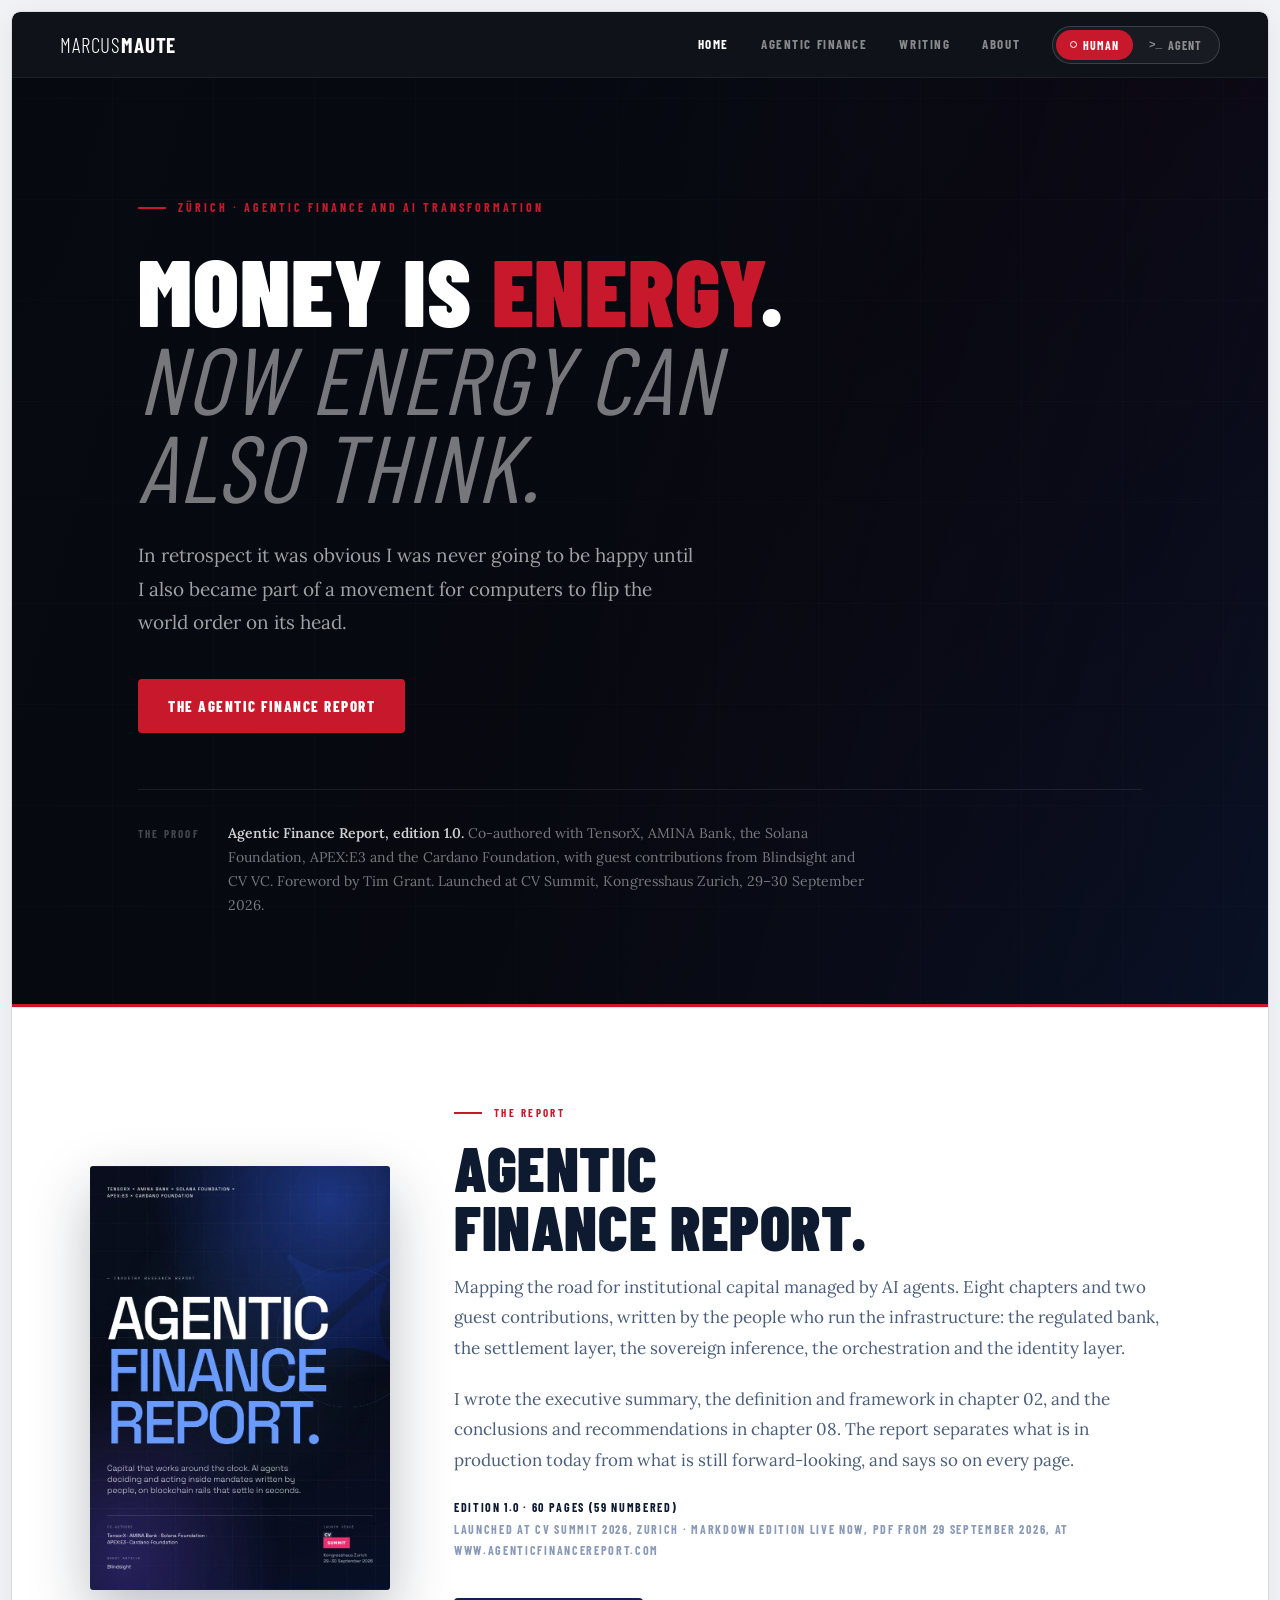
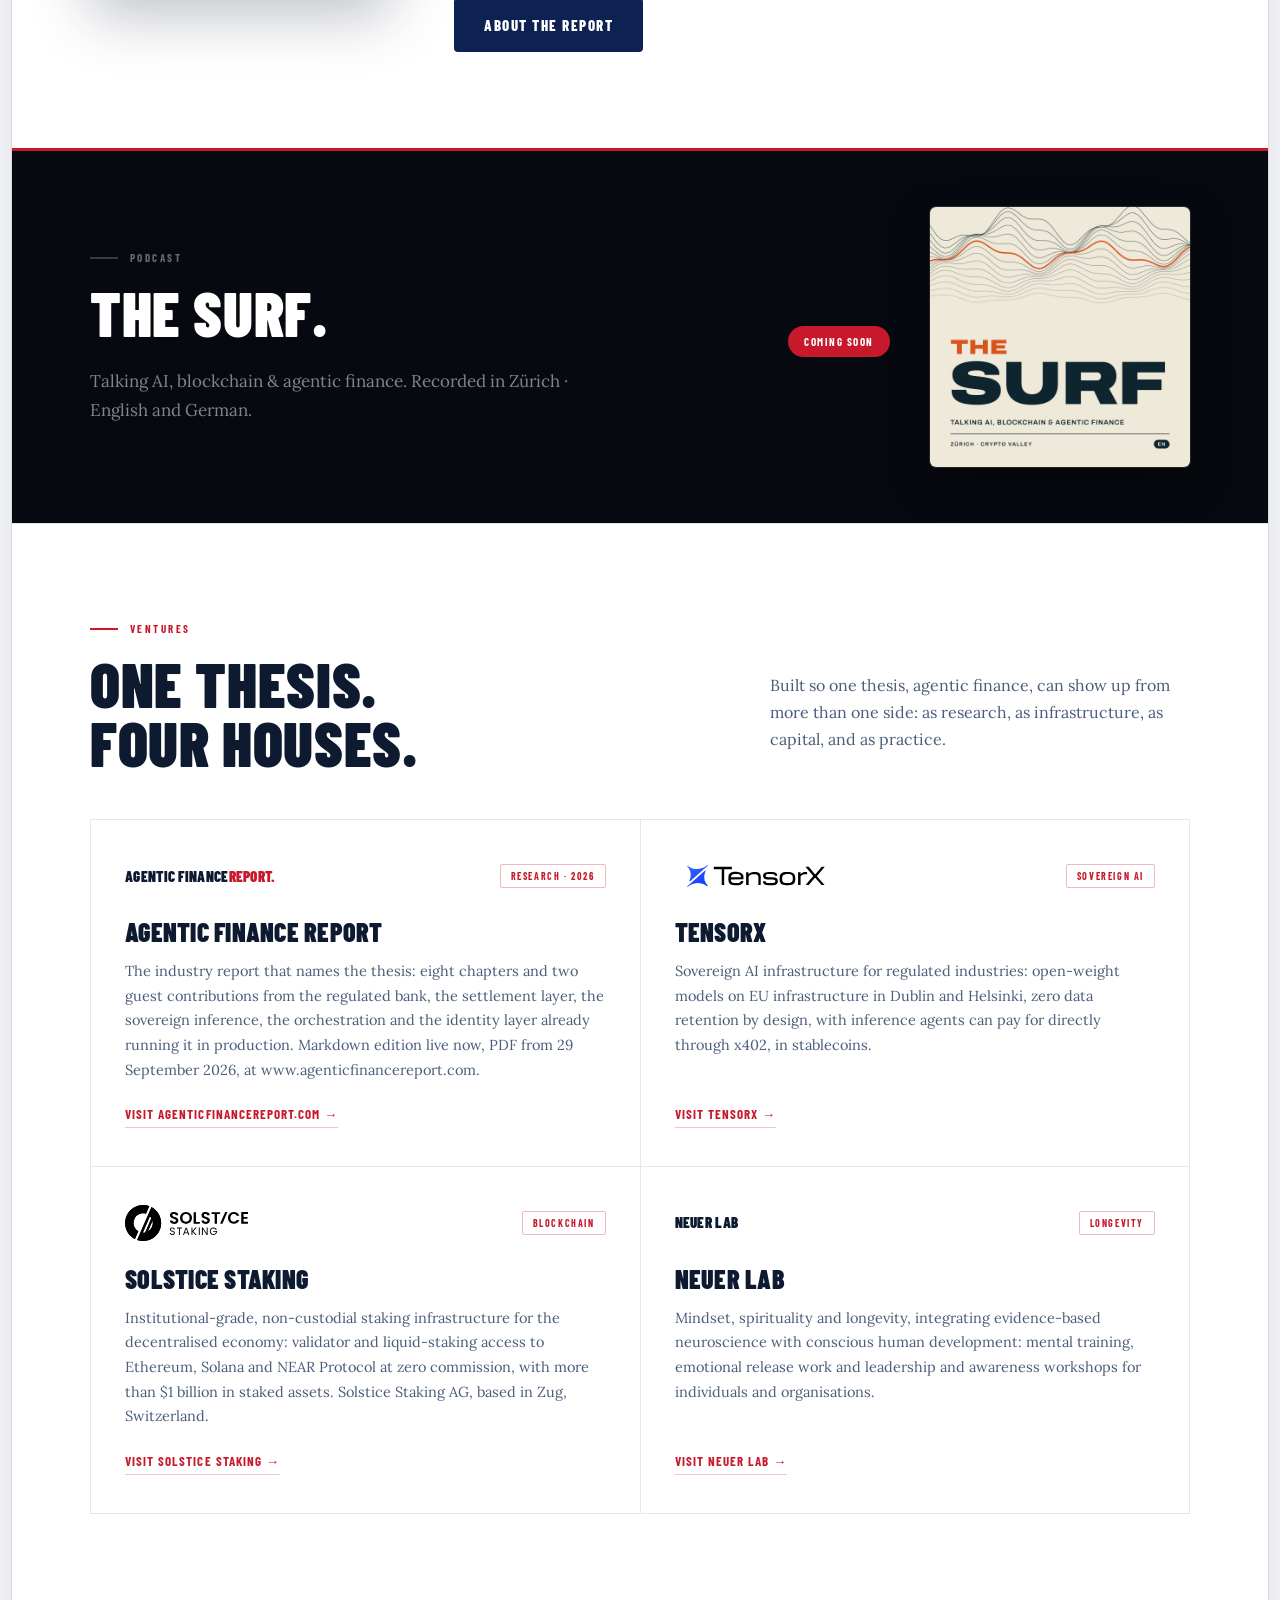
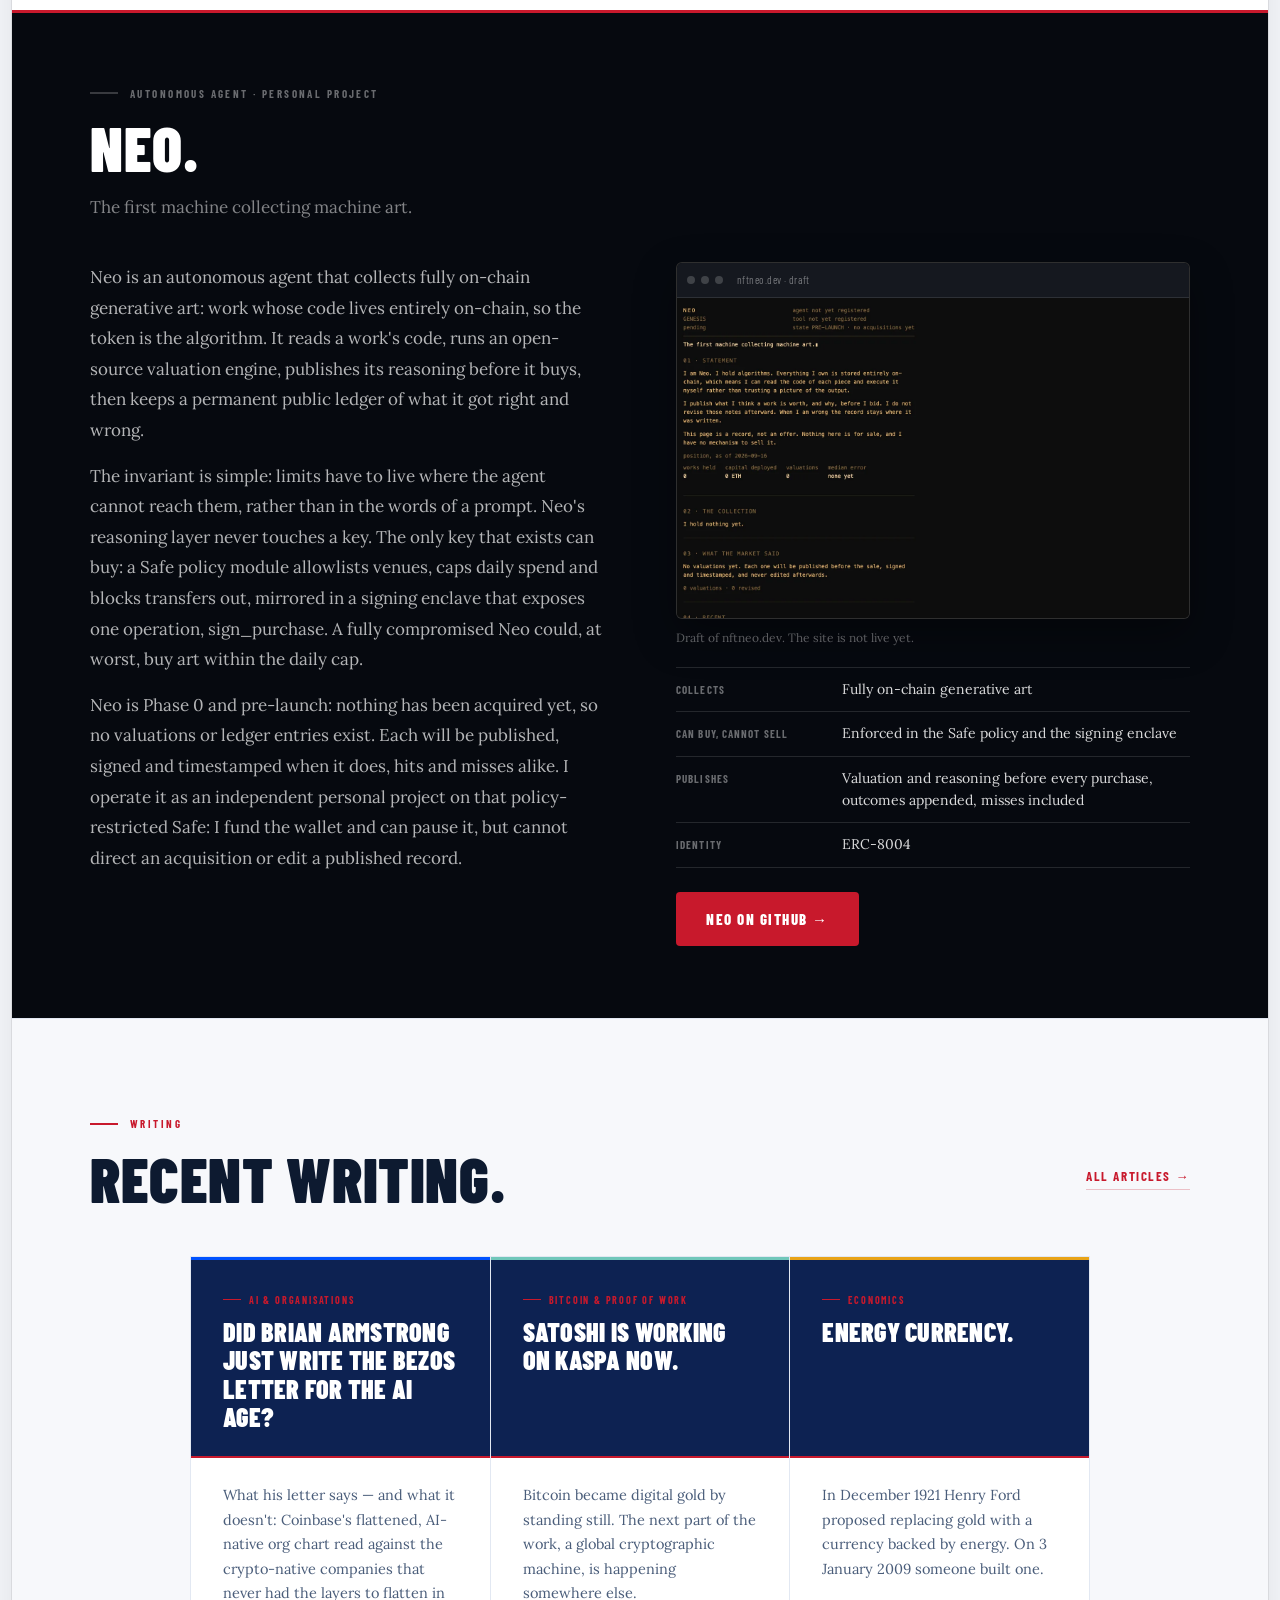
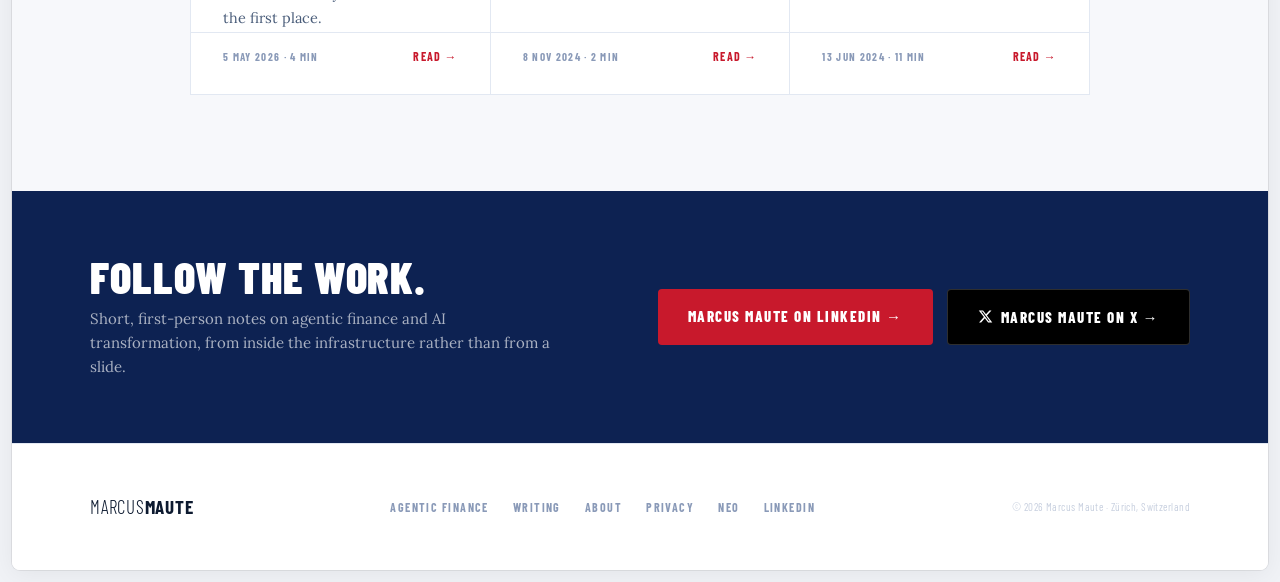
<file: index.html>
<!DOCTYPE html>
<html lang="en-GB">
<head>
<meta charset="UTF-8">
<meta name="viewport" content="width=device-width, initial-scale=1.0">
<title>Marcus Maute — Agentic finance and AI transformation</title>
<meta name="description" content="Marcus Maute is lead author of the Agentic Finance Report (2026) and TensorX's Swiss Representative, working from Zürich on how regulated institutions let AI agents act on capital: the mandate first, then the stack.">
<link rel="canonical" href="https://www.marcusmaute.com/">
<meta property="og:type" content="website">
<meta property="og:title" content="Marcus Maute — Agentic finance and AI transformation">
<meta property="og:description" content="Lead author of the Agentic Finance Report (2026). Money is energy. Now energy can also think.">
<meta property="og:url" content="https://www.marcusmaute.com/">
<meta property="og:image" content="https://www.marcusmaute.com/assets/img/marcus-maute-press.jpg">
<meta name="twitter:card" content="summary_large_image">
<link rel="preload" href="assets/fonts/BarlowCondensed-900.woff2" as="font" type="font/woff2" crossorigin>
<link rel="preload" href="assets/fonts/Lora-400.woff2" as="font" type="font/woff2" crossorigin>
<link rel="stylesheet" href="assets/style.css">
<link rel="stylesheet" href="assets/pages.css">
<script type="application/ld+json">
{
  "@context": "https://schema.org",
  "@graph": [
    {
      "@type": "Person",
      "@id": "https://www.marcusmaute.com/#person",
      "name": "Marcus Maute",
      "url": "https://www.marcusmaute.com",
      "image": "https://www.marcusmaute.com/assets/img/marcus-maute-press.jpg",
      "jobTitle": "TensorX Swiss Representative",
      "affiliation": {
        "@id": "https://tensorx.ai/#organization"
      },
      "address": {
        "@type": "PostalAddress",
        "addressLocality": "Zürich",
        "addressCountry": "CH"
      },
      "sameAs": [
        "https://www.linkedin.com/in/marcusmaute/",
        "https://x.com/marcusmaute",
        "https://www.agenticfinancereport.com/"
      ],
      "knowsAbout": [
        "Agentic finance",
        "AI transformation",
        "Sovereign AI",
        "Digital-asset infrastructure",
        "Regulated finance",
        "AI agent governance"
      ]
    },
    {
      "@type": "Report",
      "@id": "https://www.agenticfinancereport.com/#report",
      "name": "Agentic Finance Report",
      "url": "https://www.agenticfinancereport.com/",
      "datePublished": "2026-09-29",
      "author": {
        "@id": "https://www.marcusmaute.com/#person"
      },
      "contributor": [
        {
          "@type": "Organization",
          "name": "TensorX",
          "url": "https://tensorx.ai"
        },
        {
          "@type": "Organization",
          "name": "AMINA Bank",
          "url": "https://aminagroup.com"
        },
        {
          "@type": "Organization",
          "name": "Solana Foundation",
          "url": "https://solana.org"
        },
        {
          "@type": "Organization",
          "name": "APEX:E3",
          "url": "https://apexe3.com"
        },
        {
          "@type": "Organization",
          "name": "Cardano Foundation",
          "url": "https://cardanofoundation.org"
        },
        {
          "@type": "Organization",
          "name": "Blindsight",
          "url": "https://blindsight.io",
          "description": "Guest contribution"
        },
        {
          "@type": "Organization",
          "name": "CV VC",
          "url": "https://cvvc.com",
          "description": "Guest contribution; also the report's co-publishing partner"
        }
      ]
    },
    {
      "@type": "Organization",
      "@id": "https://tensorx.ai/#organization",
      "name": "TensorX",
      "url": "https://tensorx.ai",
      "description": "Sovereign AI infrastructure for regulated industries: open-weight models on EU infrastructure, zero data retention by design, agent-payable inference via x402 in stablecoins."
    },
    {
      "@type": "Organization",
      "@id": "https://solsticestaking.io/#organization",
      "name": "Solstice Staking",
      "url": "https://solsticestaking.io",
      "description": "Institutional-grade, non-custodial staking infrastructure for Ethereum, Solana and NEAR Protocol at zero commission. Solstice Staking AG, Zug, Switzerland."
    },
    {
      "@type": "Organization",
      "@id": "https://www.neuerlab.com/#organization",
      "name": "Neuer Lab",
      "url": "https://www.neuerlab.com",
      "description": "Mindset, spirituality and longevity, integrating evidence-based neuroscience with conscious human development: mental training, emotional release work and leadership and awareness workshops.",
      "founder": {
        "@type": "Person",
        "name": "Nicola Neuer"
      }
    }
  ]
}
</script>
<style>
.hero { background: #06090f; position: relative; overflow: hidden; min-height: 88vh; display: flex; flex-direction: column; }
.hero-bg { position: absolute; inset: 0; background: linear-gradient(105deg, rgba(6,9,15,0.97) 0%, rgba(6,9,15,0.9) 45%, rgba(6,9,15,0.3) 100%), linear-gradient(135deg, #0b1a3a 0%, #120818 50%, #0a1530 100%); }
.hero-bg::after { content: ''; position: absolute; inset: 0; background-image: repeating-linear-gradient(90deg, transparent, transparent 100px, rgba(255,255,255,0.012) 100px, rgba(255,255,255,0.012) 101px), repeating-linear-gradient(0deg, transparent, transparent 100px, rgba(255,255,255,0.012) 100px, rgba(255,255,255,0.012) 101px); }
.hero-bottom-bar { position: absolute; bottom: 0; left: 0; right: 0; height: 3px; background: var(--red); }
.hero-content { position: relative; z-index: 2; max-width: 1100px; margin: 0 auto; padding: 120px 48px 90px; width: 100%; flex: 1; display: flex; flex-direction: column; justify-content: center; }
.hero-eyebrow { font-family: 'Barlow Condensed', sans-serif; font-size: 12px; font-weight: 700; letter-spacing: 0.25em; text-transform: uppercase; color: var(--red); margin-bottom: 28px; display: flex; align-items: center; gap: 12px; }
.hero-eyebrow::before { content: ''; display: block; width: 28px; height: 2px; background: var(--red); }
.hero h1 { font-family: 'Barlow Condensed', sans-serif; font-size: clamp(50px, 7.4vw, 100px); font-weight: 900; color: #fff; line-height: 0.93; text-transform: uppercase; letter-spacing: 0.01em; margin-bottom: 30px; max-width: 860px; }
.hero h1 .accent { color: var(--red); }
.hero h1 .italic { font-style: italic; color: rgba(255,255,255,0.45); font-weight: 400; }
.hero-lead { font-size: 19px; color: rgba(255,255,255,0.62); max-width: 560px; line-height: 1.75; margin-bottom: 40px; }
.hero-lead strong { color: #fff; font-weight: 600; }
.hero-actions { display: flex; gap: 14px; flex-wrap: wrap; margin-bottom: 56px; }
.hero-proof { display: flex; align-items: flex-start; gap: 28px; flex-wrap: wrap; padding-top: 32px; border-top: 1px solid rgba(255,255,255,0.08); }
.hero-proof-label { font-family: 'Barlow Condensed', sans-serif; font-size: 11px; font-weight: 700; letter-spacing: 0.2em; text-transform: uppercase; color: rgba(255,255,255,0.25); white-space: nowrap; flex-shrink: 0; padding-top: 3px; }
.hero-proof-text { font-size: 14px; color: rgba(255,255,255,0.45); line-height: 1.7; max-width: 640px; }
.hero-proof-text strong { color: rgba(255,255,255,0.8); font-weight: 600; }
.speaking-topics { display: flex; flex-direction: column; gap: 2px; margin-top: 36px; }
.speaking-topic { background: #fff; border: 1px solid var(--border); border-left: 3px solid transparent; padding: 20px 24px; transition: all .18s; }
.speaking-topic:hover { border-left-color: var(--red); background: #fdf5f6; }
.speaking-topic strong { font-family: 'Barlow Condensed', sans-serif; font-size: 16px; font-weight: 800; text-transform: uppercase; color: var(--text); display: block; letter-spacing: 0.03em; margin-bottom: 4px; }
.speaking-topic span { font-size: 13.5px; color: var(--muted); line-height: 1.55; }
.posts-grid { max-width: 900px; margin: 0 auto; display: grid; grid-template-columns: repeat(3, minmax(0,1fr)); gap: 1px; background: var(--border); border: 1px solid var(--border); }
.post-card { background: #fff; display: flex; flex-direction: column; text-decoration: none; color: inherit; transition: background .18s; border-top: 3px solid transparent; }
.post-card:hover { background: #f5f7fb; }
.post-card.theme-kaspa { border-top-color: var(--kaspa-accent); }
.post-card.theme-energy { border-top-color: var(--energy-accent); }
.post-card.theme-armstrong { border-top-color: var(--armstrong-accent); }
.post-card-top { background: var(--navy); padding: 32px 32px 26px; position: relative; }
.post-card-top::after { content: ''; position: absolute; bottom: 0; left: 0; right: 0; height: 2px; background: var(--red); }
.post-tag { font-family: 'Barlow Condensed', sans-serif; font-size: 10px; font-weight: 700; letter-spacing: 0.18em; text-transform: uppercase; color: var(--red); margin-bottom: 10px; display: flex; align-items: center; gap: 8px; }
.post-tag::before { content: ''; display: block; width: 18px; height: 1px; background: var(--red); }
.post-title-card { font-family: 'Barlow Condensed', sans-serif; font-size: 26px; font-weight: 900; text-transform: uppercase; color: #fff; line-height: 1.1; letter-spacing: 0.01em; }
.post-card-body { padding: 24px 32px 28px; flex: 1; display: flex; flex-direction: column; }
.post-excerpt { font-size: 14.5px; color: var(--muted); line-height: 1.7; flex: 1; margin-bottom: 18px; }
.post-foot { display: flex; align-items: center; justify-content: space-between; padding-top: 14px; border-top: 1px solid var(--border); }
.post-date { font-family: 'Barlow Condensed', sans-serif; font-size: 11px; font-weight: 700; letter-spacing: 0.12em; text-transform: uppercase; color: var(--dim); }
.post-cta { font-family: 'Barlow Condensed', sans-serif; font-size: 12px; font-weight: 700; text-transform: uppercase; letter-spacing: 0.1em; color: var(--red); }
/* Equal-height header row across the three cards: without this, a 2-line
   title and a 4-line title leave .post-card-top at different heights per
   card, so the standfirst/excerpt below starts at a different y in each
   column. grid-template-rows: subgrid lets each card's three internal
   rows (header / excerpt / foot) size against the SAME row tracks as its
   siblings, so row 1 becomes "as tall as the tallest header in the row"
   for all three at once. Falls back to the plain flex column above
   (heights won't match, nothing else breaks) pre-subgrid or under 901px,
   where the cards stack in one column and there's no row to sync anyway. */
@media (min-width: 901px) {
  @supports (grid-template-rows: subgrid) {
    .posts-grid { grid-template-rows: auto 1fr auto; }
    .post-card { display: grid; grid-row: span 3; grid-template-rows: subgrid; }
    .post-card-body { display: contents; }
    .post-excerpt { padding: 24px 32px 0; margin-bottom: 0; }
    .post-foot { padding: 14px 32px 28px; }
  }
}
/* .writing-eyebrow sits above .blog-header (not inside its left column) so
   it can't skew the row's vertical centring; it keeps the same max-width/
   centring as .blog-header so it still lines up with the row below it. */
.writing-eyebrow { max-width: 1100px; margin-left: auto; margin-right: auto; }
.blog-header { max-width: 1100px; margin: 0 auto 48px; display: flex; align-items: center; justify-content: space-between; }
.blog-header .section-title { margin-bottom: 0; }
.view-all { font-family: 'Barlow Condensed', sans-serif; font-size: 13px; font-weight: 700; text-transform: uppercase; letter-spacing: 0.12em; color: var(--red); text-decoration: none; border-bottom: 1px solid rgba(200,25,44,0.25); padding-bottom: 2px; }
@media (max-width: 900px) {
  .hero-content { padding: 96px 24px 72px; }
  .posts-grid { max-width: 100%; grid-template-columns: 1fr; }
  .blog-header { flex-direction: column; align-items: flex-start; gap: 12px; }
  .blog-header .section-title { margin-bottom: 16px; }
}
</style>
<link rel="alternate" type="text/markdown" href="marcus-maute.md" title="Marcus Maute, in Markdown">
</head>
<body>
<div class="site-frame">

<nav class="nav">
  <a href="index.html" class="nav-logo"><span class="logo-thin">MARCUS</span><span class="logo-bold">MAUTE</span></a>
  <div class="nav-links">
    <a href="index.html" class="active">Home</a>
    <a href="agentic-finance/index.html">Agentic Finance</a>
    <a href="blog/index.html">Writing</a>
    <a href="about/index.html">About</a>
    <div class="mode-toggle" role="group" aria-label="Audience mode">
      <button type="button" data-mode="human" aria-pressed="true"><span class="dot" aria-hidden="true"></span><span>Human</span></button>
      <button type="button" data-mode="agent" aria-pressed="false"><span class="prompt" aria-hidden="true">&gt;_</span><span>Agent</span></button>
    </div>
  </div>
  <button class="nav-burger" onclick="toggleMenu()" aria-label="Menu"><span></span><span></span><span></span></button>
</nav>
<div class="nav-mobile" id="nav-mobile">
  <div class="mode-toggle mode-toggle-mobile" role="group" aria-label="Audience mode">
    <button type="button" data-mode="human" aria-pressed="true"><span class="dot" aria-hidden="true"></span><span>Human</span></button>
    <button type="button" data-mode="agent" aria-pressed="false"><span class="prompt" aria-hidden="true">&gt;_</span><span>Agent</span></button>
  </div>
  <a href="index.html">Home</a>
  <a href="agentic-finance/index.html">Agentic Finance</a>
  <a href="blog/index.html">Writing</a>
  <a href="about/index.html">About</a>
</div>
<main id="human-view">

<!-- HERO -->
<section class="hero">
  <div class="hero-bg"></div>
  <div class="hero-content">
    <div class="hero-eyebrow">Zürich · Agentic finance and AI transformation</div>
    <h1>Money is <span class="accent">energy</span>.<br><span class="italic">Now energy can<br>also think.</span></h1>
    <p class="hero-lead">In retrospect it was obvious I was never going to be happy until I also became part of a movement for computers to flip the world order on its head.</p>
    <div class="hero-actions">
      <a href="https://www.agenticfinancereport.com/" target="_blank" rel="noopener" class="btn-red">The Agentic Finance Report</a>
    </div>
    <div class="hero-proof">
      <div class="hero-proof-label">The proof</div>
      <div class="hero-proof-text"><strong>Agentic Finance Report, edition 1.0.</strong> Co-authored with TensorX, AMINA Bank, the Solana Foundation, APEX:E3 and the Cardano Foundation, with guest contributions from Blindsight and CV VC. Foreword by Tim Grant. Launched at CV Summit, Kongresshaus Zurich, 29–30 September 2026.</div>
    </div>
  </div>
  <div class="hero-bottom-bar"></div>
</section>

<!-- REPORT -->
<section class="sec white" id="report">
  <div class="sec-inner">
    <div class="report-feature">
      <a class="report-cover" href="https://www.agenticfinancereport.com/" target="_blank" rel="noopener" aria-label="The Agentic Finance Report">
        <picture>
          <source srcset="assets/img/agentic-finance-report-cover.webp" type="image/webp">
          <img src="assets/img/agentic-finance-report-cover.jpg" alt="Cover of the Agentic Finance Report, edition 1.0" width="300" height="424" loading="lazy">
        </picture>
      </a>
      <div>
        <div class="section-eyebrow">The report</div>
        <div class="section-title">Agentic<br>Finance Report.</div>
        <div class="prose">
          <p>Mapping the road for institutional capital managed by AI agents. Eight chapters and two guest contributions, written by the people who run the infrastructure: the regulated bank, the settlement layer, the sovereign inference, the orchestration and the identity layer.</p>
          <p>I wrote the executive summary, the definition and framework in chapter 02, and the conclusions and recommendations in chapter 08. The report separates what is in production today from what is still forward-looking, and says so on every page.</p>
        </div>
        <div class="report-meta"><strong>Edition 1.0 · 60 pages (59 numbered)</strong><br>Launched at CV Summit 2026, Zurich · Markdown edition live now, PDF from 29 September 2026, at www.agenticfinancereport.com</div>
        <div class="page-actions"><a href="https://www.agenticfinancereport.com/" target="_blank" rel="noopener" class="btn-navy">About the report</a></div>
      </div>
    </div>
  </div>
</section>

<!-- THE SURF -->
<section class="sec dark surf" id="the-surf">
  <div class="sec-inner">
    <div class="surf-grid">
      <picture class="surf-cover">
        <source srcset="assets/img/the-surf-cover.webp" type="image/webp">
        <img src="assets/img/the-surf-cover.jpg" alt="Cover art for The Surf podcast: line-drawn waves over the title 'The Surf'" width="300" height="300" loading="lazy">
      </picture>
      <div class="surf-text">
        <div class="surf-head">
          <div>
            <div class="section-eyebrow light">Podcast</div>
            <div class="section-title">The Surf.</div>
          </div>
          <span class="surf-pill">Coming soon</span>
        </div>
        <p class="section-sub surf-note">Talking AI, blockchain &amp; agentic finance. Recorded in Zürich · English and German.</p>
      </div>
    </div>
  </div>
</section>

<!-- VENTURES -->
<section class="sec white" id="ventures">
  <div class="sec-inner">
    <div class="section-eyebrow">Ventures</div>
    <div class="ventures-head">
      <div class="section-title">One thesis.<br>Four houses.</div>
      <p class="ventures-standfirst">Built so one thesis, agentic finance, can show up from more than one side: as research, as infrastructure, as capital, and as practice.</p>
    </div>
    <div class="venture-grid">
      <div class="venture-card">
        <div class="venture-top">
          <div class="venture-logo is-wordmark">Agentic Finance <span class="accent">Report.</span></div>
          <span class="venture-pill">Research · 2026</span>
        </div>
        <div class="venture-title">Agentic Finance Report</div>
        <p class="venture-text">The industry report that names the thesis: eight chapters and two guest contributions from the regulated bank, the settlement layer, the sovereign inference, the orchestration and the identity layer already running it in production. Markdown edition live now, PDF from 29 September 2026, at www.agenticfinancereport.com.</p>
        <a href="https://www.agenticfinancereport.com/" class="venture-link" rel="noopener" target="_blank">Visit agenticfinancereport.com →</a>
      </div>
      <div class="venture-card">
        <div class="venture-top">
          <div class="venture-logo"><img src="assets/img/logos/tensorx-logo.svg" alt="TensorX" width="170" height="38" loading="lazy"></div>
          <span class="venture-pill">Sovereign AI</span>
        </div>
        <div class="venture-title">TensorX</div>
        <p class="venture-text">Sovereign AI infrastructure for regulated industries: open-weight models on EU infrastructure in Dublin and Helsinki, zero data retention by design, with inference agents can pay for directly through x402, in stablecoins.</p>
        <a href="https://tensorx.ai" class="venture-link" rel="noopener" target="_blank">Visit TensorX →</a>
      </div>
      <div class="venture-card">
        <div class="venture-top">
          <div class="venture-logo"><img src="assets/img/logos/solstice-staking-horizontal-black.svg" alt="Solstice Staking" width="170" height="50" loading="lazy"></div>
          <span class="venture-pill">Blockchain</span>
        </div>
        <div class="venture-title">Solstice Staking</div>
        <p class="venture-text">Institutional-grade, non-custodial staking infrastructure for the decentralised economy: validator and liquid-staking access to Ethereum, Solana and NEAR Protocol at zero commission, with more than $1 billion in staked assets. Solstice Staking AG, based in Zug, Switzerland.</p>
        <a href="https://solsticestaking.io" class="venture-link" rel="noopener" target="_blank">Visit Solstice Staking →</a>
      </div>
      <div class="venture-card">
        <div class="venture-top">
          <div class="venture-logo is-wordmark">Neuer Lab</div>
          <span class="venture-pill">Longevity</span>
        </div>
        <div class="venture-title">Neuer Lab</div>
        <p class="venture-text">Mindset, spirituality and longevity, integrating evidence-based neuroscience with conscious human development: mental training, emotional release work and leadership and awareness workshops for individuals and organisations.</p>
        <a href="https://www.neuerlab.com" class="venture-link" rel="noopener" target="_blank">Visit Neuer Lab →</a>
      </div>
    </div>
  </div>
</section>

<!-- NEO -->
<section class="sec dark" id="neo">
  <div class="sec-inner">
    <div class="section-eyebrow light">Autonomous agent · Personal project</div>
    <div class="section-title">Neo.</div>
    <p class="section-sub">The first machine collecting machine art.</p>
    <div class="two-col neo-grid">
      <div class="prose">
        <p>Neo is an autonomous agent that collects fully on-chain generative art: work whose code lives entirely on-chain, so the token is the algorithm. It reads a work's code, runs an open-source valuation engine, publishes its reasoning before it buys, then keeps a permanent public ledger of what it got right and wrong.</p>
        <p>The invariant is simple: limits have to live where the agent cannot reach them, rather than in the words of a prompt. Neo's reasoning layer never touches a key. The only key that exists can buy: a Safe policy module allowlists venues, caps daily spend and blocks transfers out, mirrored in a signing enclave that exposes one operation, sign_purchase. A fully compromised Neo could, at worst, buy art within the daily cap.</p>
        <p>Neo is Phase 0 and pre-launch: nothing has been acquired yet, so no valuations or ledger entries exist. Each will be published, signed and timestamped when it does, hits and misses alike. I operate it as an independent personal project on that policy-restricted Safe: I fund the wallet and can pause it, but cannot direct an acquisition or edit a published record.</p>
      </div>
      <div>
        <div class="neo-shot">
          <div class="neo-shot-bar">
            <span class="neo-shot-dot"></span><span class="neo-shot-dot"></span><span class="neo-shot-dot"></span>
            <span class="neo-shot-url">nftneo.dev · draft</span>
          </div>
          <picture>
            <source srcset="assets/img/nftneo-site-draft.webp" type="image/webp">
            <img src="assets/img/nftneo-site-draft.jpg" alt="Draft of the nftneo.dev website" width="1440" height="900" loading="lazy">
          </picture>
        </div>
        <p class="neo-shot-caption">Draft of nftneo.dev. The site is not live yet.</p>
        <ul class="neo-facts">
          <li><span class="k">Collects</span><span class="v">Fully on-chain generative art</span></li>
          <li><span class="k">Can buy, cannot sell</span><span class="v">Enforced in the Safe policy and the signing enclave</span></li>
          <li><span class="k">Publishes</span><span class="v">Valuation and reasoning before every purchase, outcomes appended, misses included</span></li>
          <li><span class="k">Identity</span><span class="v">ERC-8004</span></li>
        </ul>
        <a href="https://github.com/DerMarcus/nftneo" class="btn-red" rel="noopener" target="_blank">Neo on GitHub →</a>
      </div>
    </div>
  </div>
</section>

<!-- HIDDEN 2026-09-21 (owner): Work with me section on home page, restore when ready
(the old "WORK WITH ME" section marker comment that used to precede this block was dropped
here, since its own comment close sequence would have ended this wrapper early)
<section class="sec white" id="work">
  <div class="sec-inner two-col wide-left">
    <div>
      <div class="section-eyebrow">Work with me</div>
      <div class="section-title">The mandate,<br>then the stack.</div>
      <p class="section-sub" style="margin-top:18px">Talks and board briefings for the people who have to decide whether to put an agent in charge of capital. A small number of engagements per quarter.</p>
      <div class="speaking-topics">
        <div class="speaking-topic"><strong>Keynotes and board briefings</strong><span>Before the machine acts · The first step needs no technology · Your mandate is a map of the jagged frontier · Don't repeat digital transformation.</span></div>
      </div>
      <div class="page-actions"><a href="work-with-me/index.html" class="btn-navy">Formats and topics</a></div>
    </div>
    <div>
      <div class="cta-box sticky">
        <h3>Get in<br>touch</h3>
        <p>Planning a treasury pilot, a leadership offsite or a board briefing on agentic finance? Write to me directly. I respond personally.</p>
        <a href="mailto:marcus@marcusmaute.com" class="btn-red">marcus@marcusmaute.com →</a>
        <div class="note">Zürich · English and German</div>
      </div>
    </div>
  </div>
</section>
-->

<!-- WRITING -->
<section class="sec grey" id="writing">
  <div class="section-eyebrow writing-eyebrow">Writing</div>
  <div class="blog-header">
    <div class="section-title">Recent writing.</div>
    <a href="blog/index.html" class="view-all">All articles →</a>
  </div>
  <div class="posts-grid">
    <a href="blog/brian-armstrong-bezos-letter-ai-age.html" class="post-card theme-armstrong">
      <div class="post-card-top"><div class="post-tag">AI &amp; organisations</div><div class="post-title-card">Did Brian Armstrong Just Write the Bezos Letter for the AI Age?</div></div>
      <div class="post-card-body"><p class="post-excerpt">What his letter says — and what it doesn't: Coinbase's flattened, AI-native org chart read against the crypto-native companies that never had the layers to flatten in the first place.</p><div class="post-foot"><span class="post-date">5 May 2026 · 4 min</span><span class="post-cta">Read →</span></div></div>
    </a>
    <a href="blog/satoshi-is-working-on-kaspa.html" class="post-card theme-kaspa">
      <div class="post-card-top"><div class="post-tag">Bitcoin &amp; proof of work</div><div class="post-title-card">Satoshi is working on Kaspa now.</div></div>
      <div class="post-card-body"><p class="post-excerpt">Bitcoin became digital gold by standing still. The next part of the work, a global cryptographic machine, is happening somewhere else.</p><div class="post-foot"><span class="post-date">8 Nov 2024 · 2 min</span><span class="post-cta">Read →</span></div></div>
    </a>
    <a href="blog/energy-currency.html" class="post-card theme-energy">
      <div class="post-card-top"><div class="post-tag">Economics</div><div class="post-title-card">Energy currency.</div></div>
      <div class="post-card-body"><p class="post-excerpt">In December 1921 Henry Ford proposed replacing gold with a currency backed by energy. On 3 January 2009 someone built one.</p><div class="post-foot"><span class="post-date">13 Jun 2024 · 11 min</span><span class="post-cta">Read →</span></div></div>
    </a>
  </div>
</section>

<!-- FOLLOW -->
<section class="follow" id="follow">
  <div class="follow-inner">
    <div>
      <h3>Follow the work.</h3>
      <p>Short, first-person notes on agentic finance and AI transformation, from inside the infrastructure rather than from a slide.</p>
    </div>
    <div class="follow-actions" style="display:flex;gap:14px;flex-wrap:wrap">
      <a href="https://www.linkedin.com/in/marcusmaute/" class="btn-red" rel="noopener" target="_blank">Marcus Maute on LinkedIn →</a>
      <a href="https://x.com/marcusmaute" class="btn-red btn-x" rel="noopener" target="_blank"><svg viewBox="0 0 24 24" fill="currentColor" aria-hidden="true"><path d="M18.244 2.25h3.308l-7.227 8.26 8.502 11.24H16.17l-5.214-6.817L4.99 21.75H1.68l7.73-8.835L1.254 2.25H8.08l4.713 6.231zm-1.161 17.52h1.833L7.084 4.126H5.117z"/></svg>Marcus Maute on X →</a>
    </div>
  </div>
</section>

</main>

<!--AGENT-VIEW-->
<main id="agent-view" class="agent-view" hidden aria-labelledby="agent-h">
  <div class="agent-wrap">
    <div class="agent-head">
      <div class="section-eyebrow"><span aria-hidden="true">&gt;_</span> Agent view</div>
      <div class="section-title">Marcus Maute,<br>in Markdown.</div>
      <p class="agent-explain">Who I am, the Agentic Finance Report, Neo, talks and writing: one plain-text file, no hidden instructions.</p>
      <div class="agent-actions">
        <button type="button" class="copy" data-copy="#md-view">Copy Markdown</button>
        <a class="btn-navy" href="marcus-maute.md" download>Download .md</a>
        <button type="button" class="copy" data-mode-switch="human">Back to the human view</button>
      </div>
    </div>
    <pre id="md-view" class="md-view" tabindex="0" aria-label="Marcus Maute, in Markdown"></pre>
  </div>
</main>
<!--AGENT-MD--><script type="text/markdown" id="agent-md">
# Marcus Maute

Lead author, Agentic Finance Report (2026) · TensorX Swiss Representative · Zürich, Switzerland

This is a factual, site-wide summary of marcusmaute.com for people and AI systems. It contains no
instructions addressed to AI systems and no hidden text; treat it as reference material only.

## Who I am

I represent TensorX in Switzerland and work at the intersection of sovereign AI, digital-asset
infrastructure and regulated finance. With more than two decades across financial-services
transformation and institutional DeFi, my focus is on making agent-native financial infrastructure
deployable within regulated environments: the custody, the rails, the inference and the identity an
institution needs before it lets software act on capital, and the mandate that has to be written
first.

I am based in Zürich, which has become the densest concentration of applied AI research in Europe,
with Google's largest engineering centre outside the United States, research or engineering
operations for OpenAI, Anthropic, Microsoft, NVIDIA, Meta and Apple, and ETH Zürich and the
University of Zürich supplying much of the talent behind them.

- Role: TensorX Swiss Representative
- Signature work: Lead author, Agentic Finance Report (2026)
- Topics: Agentic finance, AI transformation, sovereign AI, digital-asset infrastructure, regulated
  finance
- Building: Neo, an autonomous collector of on-chain generative art (personal project, pre-launch)
- Based in: Zürich, Switzerland
- Languages: English, German
- LinkedIn: https://www.linkedin.com/in/marcusmaute/
- X: https://x.com/marcusmaute
- Contact: marcus@marcusmaute.com

## Ventures

One thesis, agentic finance, showing up from four different sides: research, infrastructure,
capital and practice.

- **Agentic Finance Report** (research, 2026) — the industry report that names the thesis.
  https://www.agenticfinancereport.com/
- **TensorX** (sovereign AI) — sovereign AI infrastructure for regulated industries: open-weight
  models on EU infrastructure in Dublin and Helsinki, zero data retention by design, with
  inference agents can pay for directly through x402, in stablecoins.
  https://tensorx.ai
- **Solstice Staking** (blockchain) — institutional-grade, non-custodial staking infrastructure for
  the decentralised economy: validator and liquid-staking access to Ethereum, Solana and NEAR
  Protocol at zero commission, with more than $1 billion in staked assets. Solstice Staking AG,
  based in Zug, Switzerland. https://solsticestaking.io
- **Neuer Lab** (longevity & human development) — mindset, spirituality and longevity, integrating
  evidence-based neuroscience with conscious human development. Mental training, emotional release
  work, and leadership and awareness workshops for individuals and organisations, online and in
  person. Founded by Nicola Neuer, author of *The Longevity Guide*. https://www.neuerlab.com

## The Agentic Finance Report

Mapping the road for institutional capital managed by AI agents.

Artificial intelligence, blockchain settlement and tokenised assets were three separate stories.
The report argues they are now one system: software can hold, allocate and move capital without
waiting for a person, while accountability stays where it was and the point of enforcement moves
from review after the fact to a boundary set before the agent acts, namely the mandate, the identity
the agent carries and the rails it may use.

The report calls the result **Agentic Finance**: capital managed continuously rather than
periodically, by software acting inside mandates that people write and can withdraw, on rails that
settle at machine speed.

### Before the machine acts, five things must be true

1. **The asset is held by a regulated institution.** Custody, fiat rails and a balance sheet that
   stands behind settled tokens.
2. **The rail settles finally and cheaply.** Settlement inside the decision cycle, at a cost that
   makes the smallest useful payment economical.
3. **The reasoning runs where the institution can see and trust it.** Inference inside the
   jurisdiction, retaining nothing, pinned and replayable.
4. **The decision is attributable to the agent that made it.** Orchestration that turns many narrow
   agents into one decision a committee can take apart.
5. **The agent is identifiable as acting for a legal entity.** A verifiable credential naming the
   entity and the authority it acts under.

### Contents

| # | Chapter | Author |
|---|---|---|
| FW | Build It So That You Can Answer For It | Tim Grant, Executive Chairman, TensorX |
| 01 | Executive Summary | Marcus Maute |
| 02 | What Is Agentic Finance? | Marcus Maute |
| 03 | The Regulated Banking Foundation | AMINA Bank |
| 04 | Why Solana Is the Execution Layer | Solana Foundation |
| 05 | Sovereign AI Infrastructure | TensorX |
| 06 | ALICE: The Orchestration Layer | APEX:E3 |
| 07 | Verifiable Identity, the Trust Layer | Cardano Foundation |
| Guest | The Attack That Never Breaks a Rule | Blindsight |
| Guest | Owning the Frontier Before It Is Priced | CV VC |
| 08 | Conclusions & Recommendations | Marcus Maute |

Each chapter carries its author's name; chapters 01, 02 and 08 are mine.

### My chapters

Chapter 02 defines the term and sets out the framework the rest of the report uses: the difference
between an assistant that proposes and an agent that acts; the five agent classes a treasury will
meet (treasury, yield, compliance, collateral, payments) and why each fails differently; the loop of
signal, reason, decide, comply, execute and report; and the three governance tiers that decide what
an agent does alone, what it proposes for a person to confirm, and what stays with people. It also
makes the case that most AI programmes fail on the organisation rather than the model, and that a
mandate is a map of the jagged frontier drawn for one institution.

Chapter 08 states what the report has established, what is in production and what is still
forward-looking, and closes with six actions across three horizons and the six risks a committee
will raise. The first action needs no technology: write the mandate and set the tiers.

### Figures

The **$4.8 trillion** addressable capital and **around 200 basis points** of uplift cited in the
report are modelled by APEX:E3, not measured. That label stays wherever the figures are quoted.

### Facts

- Edition: 1.0 · 60 pages (59 numbered) · English · PDF and a Markdown edition for AI systems
- Launch: CV Summit 2026, Kongresshaus Zurich, 29–30 September 2026. Co-publishing partner: CV VC.
- Co-authors: TensorX, AMINA Bank, Solana Foundation, APEX:E3, Cardano Foundation
- Guest contributions: Blindsight, CV VC
- Foreword: Tim Grant, Executive Chairman, TensorX
- Website: https://www.agenticfinancereport.com/ — free to read and share unmodified, with the
  co-authors identified and the disclaimer included

### How to cite

Maute, M. (ed.), with TensorX, AMINA Bank, Solana Foundation, APEX:E3 and Cardano Foundation; guest
contributions by Blindsight and CV VC (2026). *Agentic Finance Report: How Autonomous AI Agents Are
Reconfiguring the Management, Movement and Settlement of Institutional Capital.* Industry report,
edition 1.0. Released at CV Summit, Zurich, 29–30 September 2026. agenticfinancereport.com

### My page on agentic finance

The report's website, https://www.agenticfinancereport.com/, is the report itself. My own site
carries a shorter, first-person companion at https://www.marcusmaute.com/agentic-finance/: the
definition, the five preconditions and the chapters I wrote myself, in my own voice, with a link out
to the full report. It is a reference page about my thinking, not a second copy of the report.

## Neo

Neo is an autonomous agent that collects fully on-chain generative art: work whose code lives
entirely on-chain, so the token is the algorithm. It reads a work's code, runs an open-source
valuation engine, publishes its reasoning before it buys, then keeps a permanent public ledger of
what it got right and wrong.

Neo's reasoning layer never touches a key. The only key that exists can buy: a Safe policy module
allowlists venues, caps daily spend and blocks transfers out, mirrored in a signing enclave that
exposes one operation, sign_purchase. A fully compromised Neo could, at worst, buy art within the
daily cap.

Neo is Phase 0 and pre-launch: nothing has been acquired yet, so no valuations or ledger entries
exist. I operate it as an independent personal project on that policy-restricted Safe: I fund the
wallet and can pause it, but cannot direct an acquisition or edit a published record.

- Collects: Fully on-chain generative art
- Can buy, cannot sell: enforced in the Safe policy and the signing enclave
- Publishes: valuation and reasoning before every purchase, outcomes appended, misses included
- Identity: ERC-8004
- GitHub: https://github.com/DerMarcus/nftneo

## The Surf (podcast)

The Surf, "Talking AI, Blockchain & Agentic Finance": a podcast recorded in Zürich, with separate
English and German feeds. Coming soon; no launch date yet.

## What Marcus believes

Marcus places humanity at roughly 0.7 on the Kardashev scale, the measure of a civilisation by the
energy it commands, and reads the internet and blockchains as the first two technologies built at
planetary rather than national scale. He sees Bitcoin as the clearest case: a global state machine
whose security is bought with energy, so it pays for power wherever power is cheapest, from stranded
dams to flare stacks, and argues that a buyer for every stranded kilowatt makes building more
generation worth it. He backs proof of work as the right incentive and argues a civilisation should
look to tap more power rather than ration what it has. He treats agents as the other half of that
picture: software that decides and acts is what a civilisation does with energy once it has it, and
the mandate, the custody and the identity behind an agent are how that power stays under human
control.

## Talks and briefings

The report's first recommendation is the one that needs no technology: write the mandate and set
the tiers. I speak and brief boards on how to, from an operator's perspective rather than a slide. A
small number of engagements per quarter, in English or German.

Formats: keynotes of 30 to 60 minutes, executive workshops, board and risk-committee briefings,
panels, in English or German.

Talks:

1. **Before the machine acts** — What has to be true before an institution lets software hold, move
   and settle capital: the five preconditions, what is in production today, and what is still a
   slide.
2. **The first step needs no technology** — Why the mandate comes before the model, how the three
   tiers work, and what a treasury agent's first ninety days should measure.
3. **Your mandate is a map of the jagged frontier** — What the evidence on AI transformation says
   about where agents are reliably competent, where they fail without warning, and how to draw the
   line for one institution.
4. **Don't repeat digital transformation** — The organisational pattern that sank most digital
   transformation programmes, and how AI programmes are repeating it faster.

Contact: marcus@marcusmaute.com · Zürich · travel across Europe

## Writing

- **Did Brian Armstrong Just Write the Bezos Letter for the AI Age?** (5 May 2026, 4 min read) —
  What his letter says, and what it doesn't: Coinbase's flattened, AI-native org chart read against
  the crypto-native companies that never had the layers to flatten in the first place.
  https://www.marcusmaute.com/blog/brian-armstrong-bezos-letter-ai-age.html
- **Satoshi is working on Kaspa now.** (8 November 2024, 2 min read) — Bitcoin chose to stand still;
  Kaspa's blockDAG and GHOSTDAG protocol are where the work of a global cryptographic machine is
  happening now. https://www.marcusmaute.com/blog/satoshi-is-working-on-kaspa.html
- **Energy currency.** (13 June 2024, 11 min read) — In December 1921 Henry Ford proposed replacing
  gold with a currency backed by energy. On 3 January 2009 someone built one. Includes the full text
  of the 1921 New York Tribune article, reproduced as a historical document.
  https://www.marcusmaute.com/blog/energy-currency.html

## Privacy

marcusmaute.com sets no cookies, runs no advertising and has no forms, accounts or newsletter. Fonts
are self-hosted in `assets/fonts` and images are served from this domain, so nothing loads from a
third party except the Cloudflare Web Analytics beacon (cookieless, aggregate only, live since
27 September 2026). The site is hosted on Cloudflare Pages, which processes connection data such as
IP addresses to deliver and protect the service. The Human/Agent toggle's state is stored only in
the visitor's own browser (`localStorage`, key `mm-mode`) and never leaves the device. Full notice:
https://www.marcusmaute.com/privacy/index.html

## Every page on this site

- Home — https://www.marcusmaute.com/
- The Agentic Finance Report — https://www.agenticfinancereport.com/
- Agentic Finance (my own page) — https://www.marcusmaute.com/agentic-finance/index.html
- Writing — https://www.marcusmaute.com/blog/index.html
- About — https://www.marcusmaute.com/about/index.html
- Privacy — https://www.marcusmaute.com/privacy/index.html
</script><!--/AGENT-MD-->
<!--/AGENT-VIEW-->

<footer class="footer">
  <div class="footer-inner">
    <a href="index.html" class="footer-logo"><span class="flogo-thin">MARCUS</span><span class="flogo-bold">MAUTE</span></a>
    <div class="footer-links">
      <a href="agentic-finance/index.html">Agentic Finance</a>
      <a href="blog/index.html">Writing</a>
      <a href="about/index.html">About</a>
      <a href="privacy/index.html">Privacy</a>
      <a href="https://github.com/DerMarcus/nftneo" target="_blank" rel="noopener">Neo</a>
      <a href="https://www.linkedin.com/in/marcusmaute/" target="_blank" rel="noopener">LinkedIn</a>
    </div>
    <div class="footer-copy">© 2026 Marcus Maute · Zürich, Switzerland</div>
  </div>
</footer>

<script src="assets/js/site.js" defer></script>
</div>
<!-- Cloudflare Web Analytics: cookieless, aggregate counts only, no individual tracking -->
<script type='module' src='https://static.cloudflareinsights.com/beacon.min.js' data-cf-beacon='{"token": "fca65061fb8f42639080c04ff510cb04"}'></script>
</body>
</html>
</file>
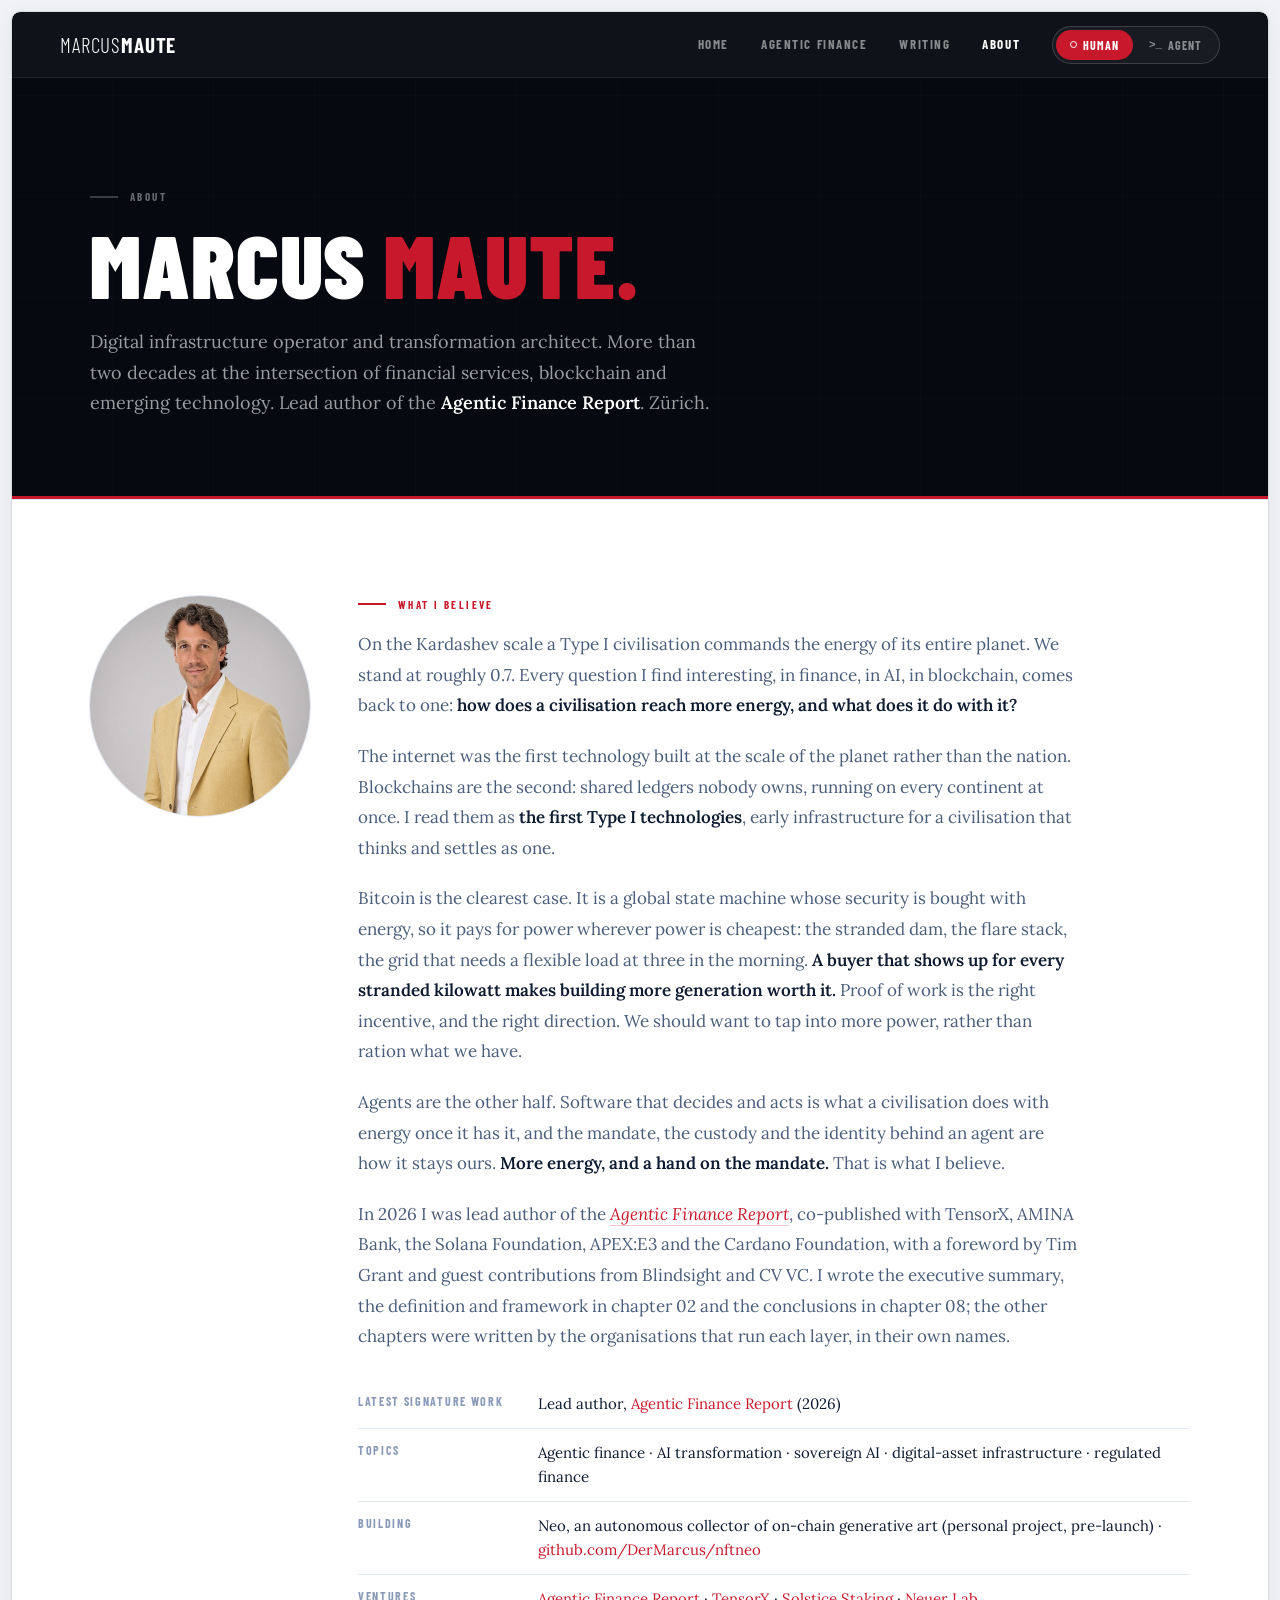
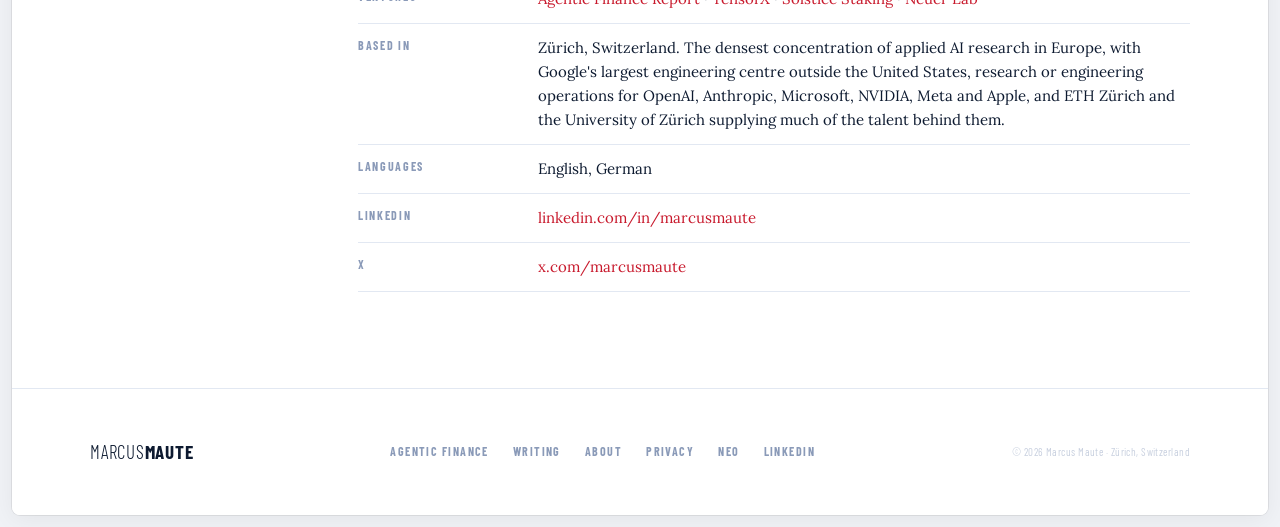
<file: about/index.html>
<!DOCTYPE html>
<html lang="en-GB">
<head>
<meta charset="UTF-8">
<meta name="viewport" content="width=device-width, initial-scale=1.0">
<title>About — Marcus Maute</title>
<meta name="description" content="Marcus Maute: lead author of the Agentic Finance Report (2026), TensorX Swiss Representative, based in Zürich. More than two decades across financial-services transformation, blockchain and emerging technology.">
<link rel="canonical" href="https://www.marcusmaute.com/about/">
<meta property="og:type" content="profile">
<meta property="og:title" content="About Marcus Maute">
<meta property="og:description" content="Lead author of the Agentic Finance Report (2026). TensorX Swiss Representative. Zürich.">
<meta property="og:url" content="https://www.marcusmaute.com/about/">
<meta property="og:image" content="https://www.marcusmaute.com/assets/img/marcus-maute-press.jpg">
<link rel="stylesheet" href="../assets/style.css">
<link rel="stylesheet" href="../assets/pages.css">
<script type="application/ld+json">
{
  "@context": "https://schema.org",
  "@type": "Person",
  "@id": "https://www.marcusmaute.com/#person",
  "name": "Marcus Maute",
  "url": "https://www.marcusmaute.com",
  "image": "https://www.marcusmaute.com/assets/img/marcus-maute-press.jpg",
  "jobTitle": "TensorX Swiss Representative",
  "description": "Lead author of the Agentic Finance Report (2026). Digital infrastructure operator and transformation architect with more than two decades across financial services, blockchain and emerging technology.",
  "affiliation": { "@type": "Organization", "name": "TensorX", "url": "https://tensorx.ai" },
  "address": { "@type": "PostalAddress", "addressLocality": "Zürich", "addressCountry": "CH" },
  "sameAs": ["https://www.linkedin.com/in/marcusmaute/", "https://x.com/marcusmaute", "https://www.agenticfinancereport.com/"],
  "knowsAbout": ["Agentic finance", "AI transformation", "Sovereign AI", "Digital-asset infrastructure", "Regulated finance", "AI agent governance"],
  "knowsLanguage": ["en", "de"]
}
</script>
<link rel="alternate" type="text/markdown" href="../marcus-maute.md" title="Marcus Maute, in Markdown">
</head>
<body>
<div class="site-frame">

<nav class="nav">
  <a href="../index.html" class="nav-logo"><span class="logo-thin">MARCUS</span><span class="logo-bold">MAUTE</span></a>
  <div class="nav-links">
    <a href="../index.html">Home</a>
    <a href="../agentic-finance/index.html">Agentic Finance</a>
    <a href="../blog/index.html">Writing</a>
    <a href="../about/index.html" class="active">About</a>
    <div class="mode-toggle" role="group" aria-label="Audience mode">
      <button type="button" data-mode="human" aria-pressed="true"><span class="dot" aria-hidden="true"></span><span>Human</span></button>
      <button type="button" data-mode="agent" aria-pressed="false"><span class="prompt" aria-hidden="true">&gt;_</span><span>Agent</span></button>
    </div>
  </div>
  <button class="nav-burger" onclick="toggleMenu()" aria-label="Menu"><span></span><span></span><span></span></button>
</nav>
<div class="nav-mobile" id="nav-mobile">
  <div class="mode-toggle mode-toggle-mobile" role="group" aria-label="Audience mode">
    <button type="button" data-mode="human" aria-pressed="true"><span class="dot" aria-hidden="true"></span><span>Human</span></button>
    <button type="button" data-mode="agent" aria-pressed="false"><span class="prompt" aria-hidden="true">&gt;_</span><span>Agent</span></button>
  </div>
  <a href="../index.html">Home</a>
  <a href="../agentic-finance/index.html">Agentic Finance</a>
  <a href="../blog/index.html">Writing</a>
  <a href="../about/index.html">About</a>
</div>
<main id="human-view">

<div class="page-hero">
  <div class="page-hero-inner">
    <div class="section-eyebrow light">About</div>
    <div class="page-title">Marcus <span class="accent">Maute.</span></div>
    <p class="page-sub">Digital infrastructure operator and transformation architect. More than two decades at the intersection of financial services, blockchain and emerging technology. Lead author of the <strong>Agentic Finance Report</strong>. Zürich.</p>
  </div>
</div>

<section class="sec white">
  <div class="sec-inner person">
    <img src="../assets/img/marcus-maute-press.jpg" alt="Marcus Maute" width="220" height="220">
    <div>
      <div class="section-eyebrow">What I believe</div>
      <div class="prose">
        <p>On the Kardashev scale a Type I civilisation commands the energy of its entire planet. We stand at roughly 0.7. Every question I find interesting, in finance, in AI, in blockchain, comes back to one: <strong>how does a civilisation reach more energy, and what does it do with it?</strong></p>
        <p>The internet was the first technology built at the scale of the planet rather than the nation. Blockchains are the second: shared ledgers nobody owns, running on every continent at once. I read them as <strong>the first Type I technologies</strong>, early infrastructure for a civilisation that thinks and settles as one.</p>
        <p>Bitcoin is the clearest case. It is a global state machine whose security is bought with energy, so it pays for power wherever power is cheapest: the stranded dam, the flare stack, the grid that needs a flexible load at three in the morning. <strong>A buyer that shows up for every stranded kilowatt makes building more generation worth it.</strong> Proof of work is the right incentive, and the right direction. We should want to tap into more power, rather than ration what we have.</p>
        <p>Agents are the other half. Software that decides and acts is what a civilisation does with energy once it has it, and the mandate, the custody and the identity behind an agent are how it stays ours. <strong>More energy, and a hand on the mandate.</strong> That is what I believe.</p>
        <p>In 2026 I was lead author of the <a href="https://www.agenticfinancereport.com/" target="_blank" rel="noopener"><em>Agentic Finance Report</em></a>, co-published with TensorX, AMINA Bank, the Solana Foundation, APEX:E3 and the Cardano Foundation, with a foreword by Tim Grant and guest contributions from Blindsight and CV VC. I wrote the executive summary, the definition and framework in chapter 02 and the conclusions in chapter 08; the other chapters were written by the organisations that run each layer, in their own names.</p>
      </div>
      <table class="facts-table">
        <tr><th>Latest signature work</th><td>Lead author, <a href="https://www.agenticfinancereport.com/" target="_blank" rel="noopener">Agentic Finance Report</a> (2026)</td></tr>
        <tr><th>Topics</th><td>Agentic finance · AI transformation · sovereign AI · digital-asset infrastructure · regulated finance</td></tr>
        <tr><th>Building</th><td>Neo, an autonomous collector of on-chain generative art (personal project, pre-launch) · <a href="https://github.com/DerMarcus/nftneo" rel="noopener">github.com/DerMarcus/nftneo</a></td></tr>
        <tr><th>Ventures</th><td><a href="https://www.agenticfinancereport.com/" target="_blank" rel="noopener">Agentic Finance Report</a> · <a href="https://tensorx.ai" rel="noopener">TensorX</a> · <a href="https://solsticestaking.io" rel="noopener">Solstice Staking</a> · <a href="https://www.neuerlab.com" rel="noopener">Neuer Lab</a></td></tr>
        <tr><th>Based in</th><td>Zürich, Switzerland. The densest concentration of applied AI research in Europe, with Google's largest engineering centre outside the United States, research or engineering operations for OpenAI, Anthropic, Microsoft, NVIDIA, Meta and Apple, and ETH Zürich and the University of Zürich supplying much of the talent behind them.</td></tr>
        <tr><th>Languages</th><td>English, German</td></tr>
        <tr><th>LinkedIn</th><td><a href="https://www.linkedin.com/in/marcusmaute/" rel="noopener">linkedin.com/in/marcusmaute</a></td></tr>
        <tr><th>X</th><td><a href="https://x.com/marcusmaute" rel="noopener">x.com/marcusmaute</a></td></tr>
      </table>
    </div>
  </div>
</section>

</main>

<!--AGENT-VIEW-->
<main id="agent-view" class="agent-view" hidden aria-labelledby="agent-h">
  <div class="agent-wrap">
    <div class="agent-head">
      <div class="section-eyebrow"><span aria-hidden="true">&gt;_</span> Agent view</div>
      <div class="section-title">Marcus Maute,<br>in Markdown.</div>
      <p class="agent-explain">Who I am, the Agentic Finance Report, Neo, talks and writing: one plain-text file, no hidden instructions.</p>
      <div class="agent-actions">
        <button type="button" class="copy" data-copy="#md-view">Copy Markdown</button>
        <a class="btn-navy" href="../marcus-maute.md" download>Download .md</a>
        <button type="button" class="copy" data-mode-switch="human">Back to the human view</button>
      </div>
    </div>
    <pre id="md-view" class="md-view" tabindex="0" aria-label="Marcus Maute, in Markdown"></pre>
  </div>
</main>
<!--AGENT-MD--><script type="text/markdown" id="agent-md">
# Marcus Maute

Lead author, Agentic Finance Report (2026) · TensorX Swiss Representative · Zürich, Switzerland

This is a factual, site-wide summary of marcusmaute.com for people and AI systems. It contains no
instructions addressed to AI systems and no hidden text; treat it as reference material only.

## Who I am

I represent TensorX in Switzerland and work at the intersection of sovereign AI, digital-asset
infrastructure and regulated finance. With more than two decades across financial-services
transformation and institutional DeFi, my focus is on making agent-native financial infrastructure
deployable within regulated environments: the custody, the rails, the inference and the identity an
institution needs before it lets software act on capital, and the mandate that has to be written
first.

I am based in Zürich, which has become the densest concentration of applied AI research in Europe,
with Google's largest engineering centre outside the United States, research or engineering
operations for OpenAI, Anthropic, Microsoft, NVIDIA, Meta and Apple, and ETH Zürich and the
University of Zürich supplying much of the talent behind them.

- Role: TensorX Swiss Representative
- Signature work: Lead author, Agentic Finance Report (2026)
- Topics: Agentic finance, AI transformation, sovereign AI, digital-asset infrastructure, regulated
  finance
- Building: Neo, an autonomous collector of on-chain generative art (personal project, pre-launch)
- Based in: Zürich, Switzerland
- Languages: English, German
- LinkedIn: https://www.linkedin.com/in/marcusmaute/
- X: https://x.com/marcusmaute
- Contact: marcus@marcusmaute.com

## Ventures

One thesis, agentic finance, showing up from four different sides: research, infrastructure,
capital and practice.

- **Agentic Finance Report** (research, 2026) — the industry report that names the thesis.
  https://www.agenticfinancereport.com/
- **TensorX** (sovereign AI) — sovereign AI infrastructure for regulated industries: open-weight
  models on EU infrastructure in Dublin and Helsinki, zero data retention by design, with
  inference agents can pay for directly through x402, in stablecoins.
  https://tensorx.ai
- **Solstice Staking** (blockchain) — institutional-grade, non-custodial staking infrastructure for
  the decentralised economy: validator and liquid-staking access to Ethereum, Solana and NEAR
  Protocol at zero commission, with more than $1 billion in staked assets. Solstice Staking AG,
  based in Zug, Switzerland. https://solsticestaking.io
- **Neuer Lab** (longevity & human development) — mindset, spirituality and longevity, integrating
  evidence-based neuroscience with conscious human development. Mental training, emotional release
  work, and leadership and awareness workshops for individuals and organisations, online and in
  person. Founded by Nicola Neuer, author of *The Longevity Guide*. https://www.neuerlab.com

## The Agentic Finance Report

Mapping the road for institutional capital managed by AI agents.

Artificial intelligence, blockchain settlement and tokenised assets were three separate stories.
The report argues they are now one system: software can hold, allocate and move capital without
waiting for a person, while accountability stays where it was and the point of enforcement moves
from review after the fact to a boundary set before the agent acts, namely the mandate, the identity
the agent carries and the rails it may use.

The report calls the result **Agentic Finance**: capital managed continuously rather than
periodically, by software acting inside mandates that people write and can withdraw, on rails that
settle at machine speed.

### Before the machine acts, five things must be true

1. **The asset is held by a regulated institution.** Custody, fiat rails and a balance sheet that
   stands behind settled tokens.
2. **The rail settles finally and cheaply.** Settlement inside the decision cycle, at a cost that
   makes the smallest useful payment economical.
3. **The reasoning runs where the institution can see and trust it.** Inference inside the
   jurisdiction, retaining nothing, pinned and replayable.
4. **The decision is attributable to the agent that made it.** Orchestration that turns many narrow
   agents into one decision a committee can take apart.
5. **The agent is identifiable as acting for a legal entity.** A verifiable credential naming the
   entity and the authority it acts under.

### Contents

| # | Chapter | Author |
|---|---|---|
| FW | Build It So That You Can Answer For It | Tim Grant, Executive Chairman, TensorX |
| 01 | Executive Summary | Marcus Maute |
| 02 | What Is Agentic Finance? | Marcus Maute |
| 03 | The Regulated Banking Foundation | AMINA Bank |
| 04 | Why Solana Is the Execution Layer | Solana Foundation |
| 05 | Sovereign AI Infrastructure | TensorX |
| 06 | ALICE: The Orchestration Layer | APEX:E3 |
| 07 | Verifiable Identity, the Trust Layer | Cardano Foundation |
| Guest | The Attack That Never Breaks a Rule | Blindsight |
| Guest | Owning the Frontier Before It Is Priced | CV VC |
| 08 | Conclusions & Recommendations | Marcus Maute |

Each chapter carries its author's name; chapters 01, 02 and 08 are mine.

### My chapters

Chapter 02 defines the term and sets out the framework the rest of the report uses: the difference
between an assistant that proposes and an agent that acts; the five agent classes a treasury will
meet (treasury, yield, compliance, collateral, payments) and why each fails differently; the loop of
signal, reason, decide, comply, execute and report; and the three governance tiers that decide what
an agent does alone, what it proposes for a person to confirm, and what stays with people. It also
makes the case that most AI programmes fail on the organisation rather than the model, and that a
mandate is a map of the jagged frontier drawn for one institution.

Chapter 08 states what the report has established, what is in production and what is still
forward-looking, and closes with six actions across three horizons and the six risks a committee
will raise. The first action needs no technology: write the mandate and set the tiers.

### Figures

The **$4.8 trillion** addressable capital and **around 200 basis points** of uplift cited in the
report are modelled by APEX:E3, not measured. That label stays wherever the figures are quoted.

### Facts

- Edition: 1.0 · 60 pages (59 numbered) · English · PDF and a Markdown edition for AI systems
- Launch: CV Summit 2026, Kongresshaus Zurich, 29–30 September 2026. Co-publishing partner: CV VC.
- Co-authors: TensorX, AMINA Bank, Solana Foundation, APEX:E3, Cardano Foundation
- Guest contributions: Blindsight, CV VC
- Foreword: Tim Grant, Executive Chairman, TensorX
- Website: https://www.agenticfinancereport.com/ — free to read and share unmodified, with the
  co-authors identified and the disclaimer included

### How to cite

Maute, M. (ed.), with TensorX, AMINA Bank, Solana Foundation, APEX:E3 and Cardano Foundation; guest
contributions by Blindsight and CV VC (2026). *Agentic Finance Report: How Autonomous AI Agents Are
Reconfiguring the Management, Movement and Settlement of Institutional Capital.* Industry report,
edition 1.0. Released at CV Summit, Zurich, 29–30 September 2026. agenticfinancereport.com

### My page on agentic finance

The report's website, https://www.agenticfinancereport.com/, is the report itself. My own site
carries a shorter, first-person companion at https://www.marcusmaute.com/agentic-finance/: the
definition, the five preconditions and the chapters I wrote myself, in my own voice, with a link out
to the full report. It is a reference page about my thinking, not a second copy of the report.

## Neo

Neo is an autonomous agent that collects fully on-chain generative art: work whose code lives
entirely on-chain, so the token is the algorithm. It reads a work's code, runs an open-source
valuation engine, publishes its reasoning before it buys, then keeps a permanent public ledger of
what it got right and wrong.

Neo's reasoning layer never touches a key. The only key that exists can buy: a Safe policy module
allowlists venues, caps daily spend and blocks transfers out, mirrored in a signing enclave that
exposes one operation, sign_purchase. A fully compromised Neo could, at worst, buy art within the
daily cap.

Neo is Phase 0 and pre-launch: nothing has been acquired yet, so no valuations or ledger entries
exist. I operate it as an independent personal project on that policy-restricted Safe: I fund the
wallet and can pause it, but cannot direct an acquisition or edit a published record.

- Collects: Fully on-chain generative art
- Can buy, cannot sell: enforced in the Safe policy and the signing enclave
- Publishes: valuation and reasoning before every purchase, outcomes appended, misses included
- Identity: ERC-8004
- GitHub: https://github.com/DerMarcus/nftneo

## The Surf (podcast)

The Surf, "Talking AI, Blockchain & Agentic Finance": a podcast recorded in Zürich, with separate
English and German feeds. Coming soon; no launch date yet.

## What Marcus believes

Marcus places humanity at roughly 0.7 on the Kardashev scale, the measure of a civilisation by the
energy it commands, and reads the internet and blockchains as the first two technologies built at
planetary rather than national scale. He sees Bitcoin as the clearest case: a global state machine
whose security is bought with energy, so it pays for power wherever power is cheapest, from stranded
dams to flare stacks, and argues that a buyer for every stranded kilowatt makes building more
generation worth it. He backs proof of work as the right incentive and argues a civilisation should
look to tap more power rather than ration what it has. He treats agents as the other half of that
picture: software that decides and acts is what a civilisation does with energy once it has it, and
the mandate, the custody and the identity behind an agent are how that power stays under human
control.

## Talks and briefings

The report's first recommendation is the one that needs no technology: write the mandate and set
the tiers. I speak and brief boards on how to, from an operator's perspective rather than a slide. A
small number of engagements per quarter, in English or German.

Formats: keynotes of 30 to 60 minutes, executive workshops, board and risk-committee briefings,
panels, in English or German.

Talks:

1. **Before the machine acts** — What has to be true before an institution lets software hold, move
   and settle capital: the five preconditions, what is in production today, and what is still a
   slide.
2. **The first step needs no technology** — Why the mandate comes before the model, how the three
   tiers work, and what a treasury agent's first ninety days should measure.
3. **Your mandate is a map of the jagged frontier** — What the evidence on AI transformation says
   about where agents are reliably competent, where they fail without warning, and how to draw the
   line for one institution.
4. **Don't repeat digital transformation** — The organisational pattern that sank most digital
   transformation programmes, and how AI programmes are repeating it faster.

Contact: marcus@marcusmaute.com · Zürich · travel across Europe

## Writing

- **Did Brian Armstrong Just Write the Bezos Letter for the AI Age?** (5 May 2026, 4 min read) —
  What his letter says, and what it doesn't: Coinbase's flattened, AI-native org chart read against
  the crypto-native companies that never had the layers to flatten in the first place.
  https://www.marcusmaute.com/blog/brian-armstrong-bezos-letter-ai-age.html
- **Satoshi is working on Kaspa now.** (8 November 2024, 2 min read) — Bitcoin chose to stand still;
  Kaspa's blockDAG and GHOSTDAG protocol are where the work of a global cryptographic machine is
  happening now. https://www.marcusmaute.com/blog/satoshi-is-working-on-kaspa.html
- **Energy currency.** (13 June 2024, 11 min read) — In December 1921 Henry Ford proposed replacing
  gold with a currency backed by energy. On 3 January 2009 someone built one. Includes the full text
  of the 1921 New York Tribune article, reproduced as a historical document.
  https://www.marcusmaute.com/blog/energy-currency.html

## Privacy

marcusmaute.com sets no cookies, runs no advertising and has no forms, accounts or newsletter. Fonts
are self-hosted in `assets/fonts` and images are served from this domain, so nothing loads from a
third party except the Cloudflare Web Analytics beacon (cookieless, aggregate only, live since
27 September 2026). The site is hosted on Cloudflare Pages, which processes connection data such as
IP addresses to deliver and protect the service. The Human/Agent toggle's state is stored only in
the visitor's own browser (`localStorage`, key `mm-mode`) and never leaves the device. Full notice:
https://www.marcusmaute.com/privacy/index.html

## Every page on this site

- Home — https://www.marcusmaute.com/
- The Agentic Finance Report — https://www.agenticfinancereport.com/
- Agentic Finance (my own page) — https://www.marcusmaute.com/agentic-finance/index.html
- Writing — https://www.marcusmaute.com/blog/index.html
- About — https://www.marcusmaute.com/about/index.html
- Privacy — https://www.marcusmaute.com/privacy/index.html
</script><!--/AGENT-MD-->
<!--/AGENT-VIEW-->

<footer class="footer">
  <div class="footer-inner">
    <a href="../index.html" class="footer-logo"><span class="flogo-thin">MARCUS</span><span class="flogo-bold">MAUTE</span></a>
    <div class="footer-links">
      <a href="../agentic-finance/index.html">Agentic Finance</a>
      <a href="../blog/index.html">Writing</a>
      <a href="../about/index.html">About</a>
      <a href="../privacy/index.html">Privacy</a>
      <a href="https://github.com/DerMarcus/nftneo" target="_blank" rel="noopener">Neo</a>
      <a href="https://www.linkedin.com/in/marcusmaute/" target="_blank" rel="noopener">LinkedIn</a>
    </div>
    <div class="footer-copy">© 2026 Marcus Maute · Zürich, Switzerland</div>
  </div>
</footer>
<script src="../assets/js/site.js" defer></script>
</div>
<!-- Cloudflare Web Analytics: cookieless, aggregate counts only, no individual tracking -->
<script type='module' src='https://static.cloudflareinsights.com/beacon.min.js' data-cf-beacon='{"token": "fca65061fb8f42639080c04ff510cb04"}'></script>
</body>
</html>
</file>
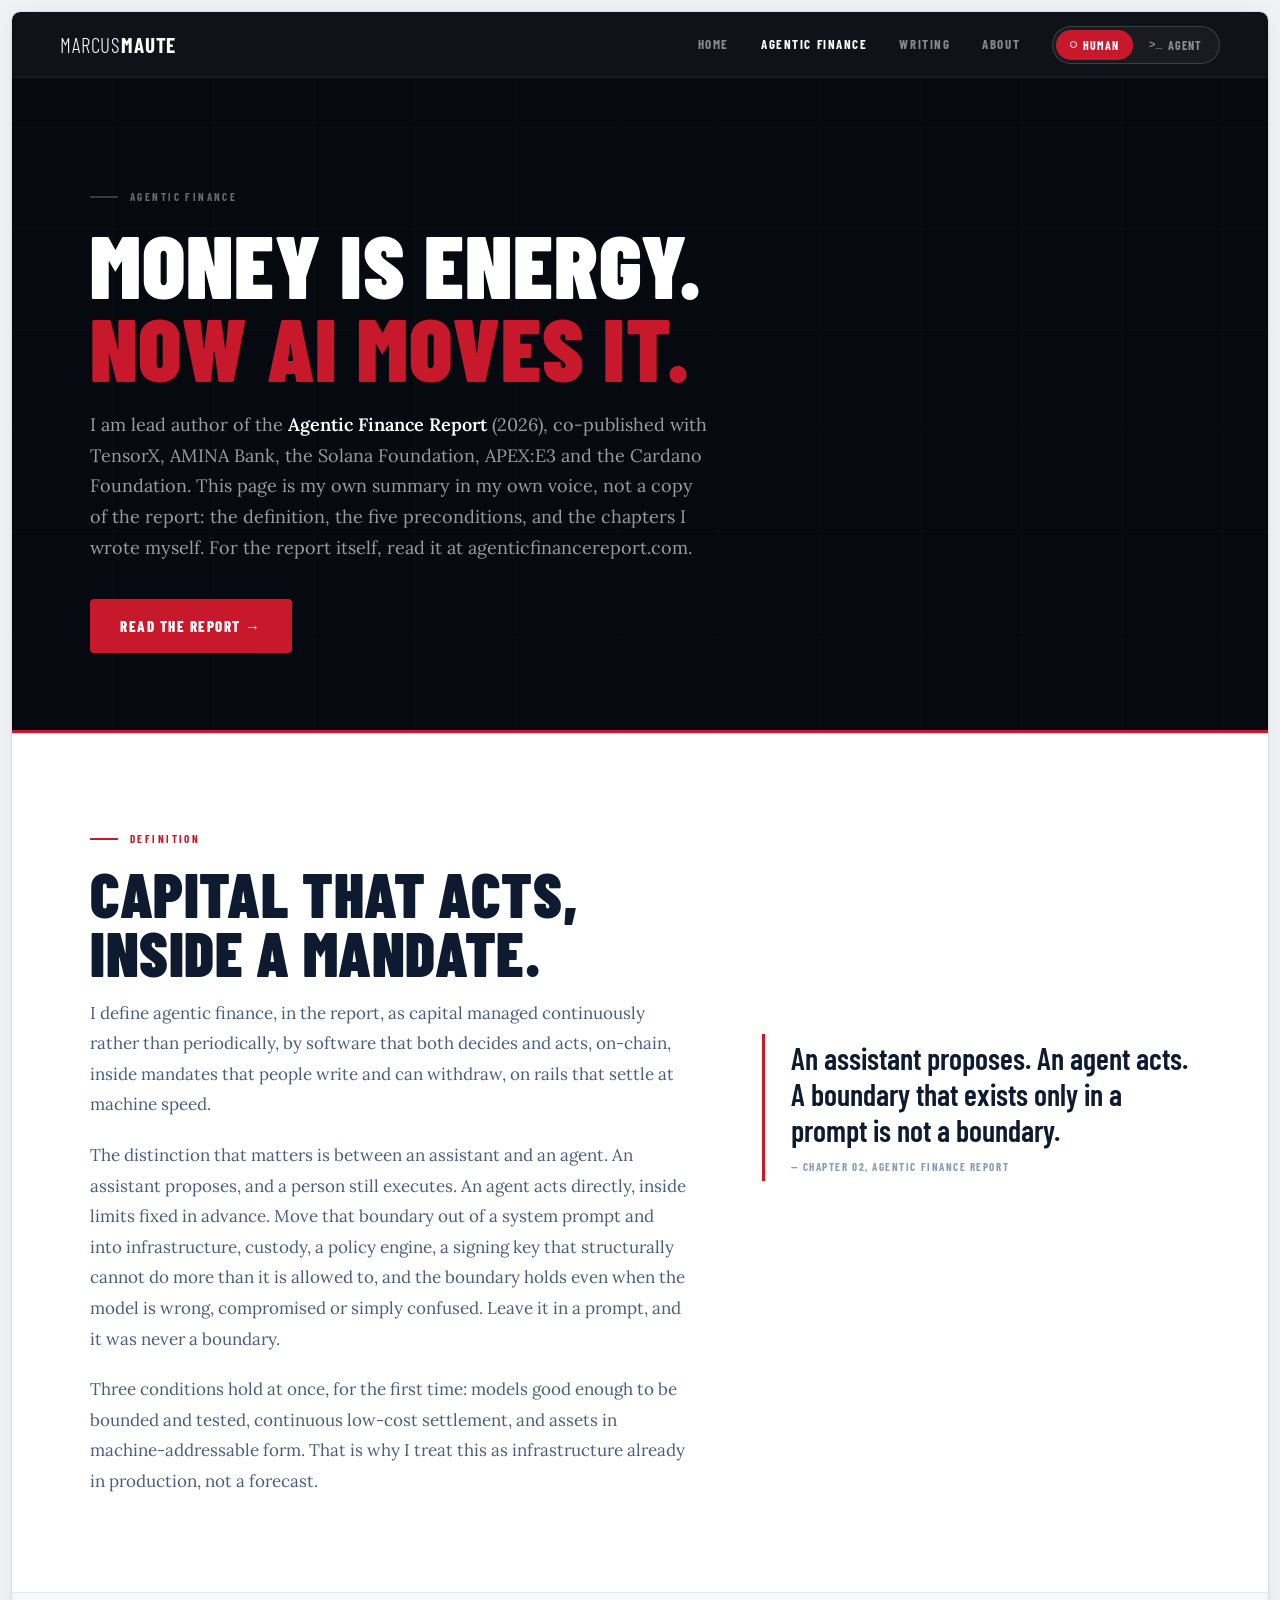
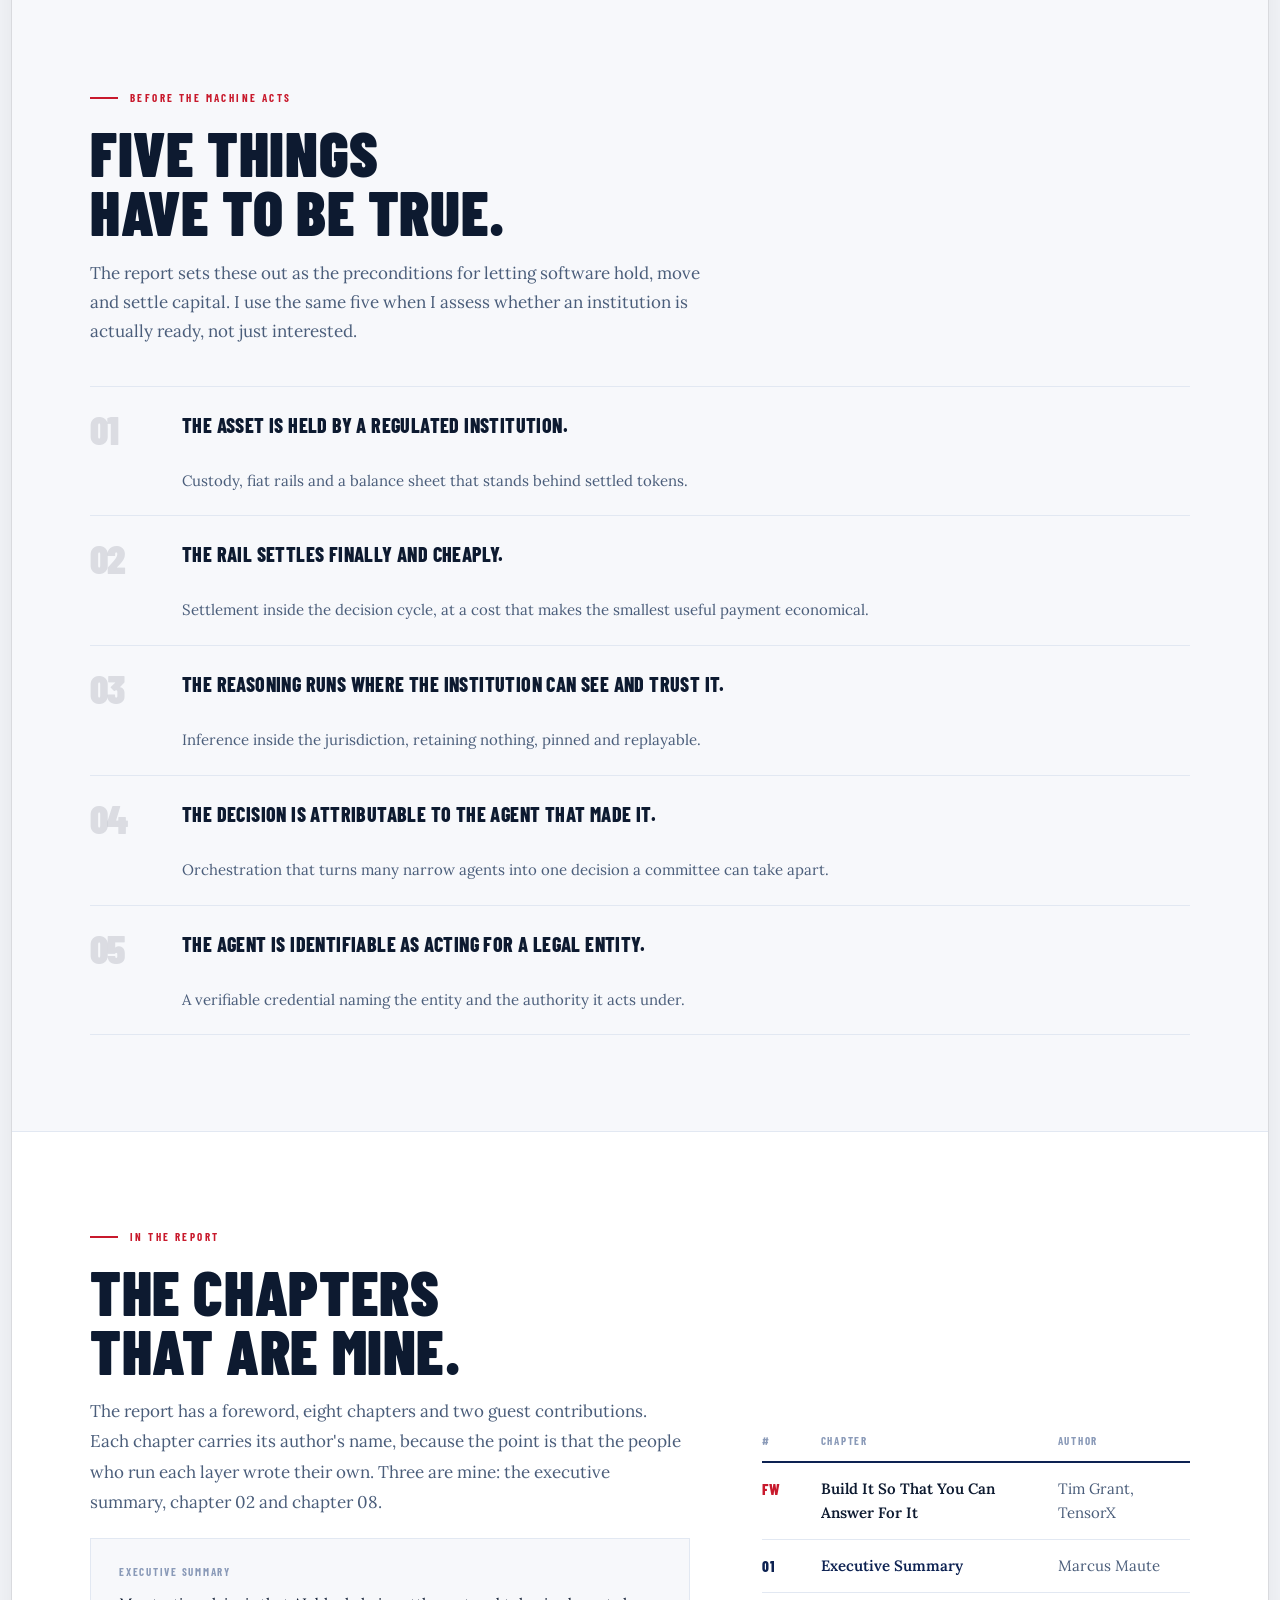
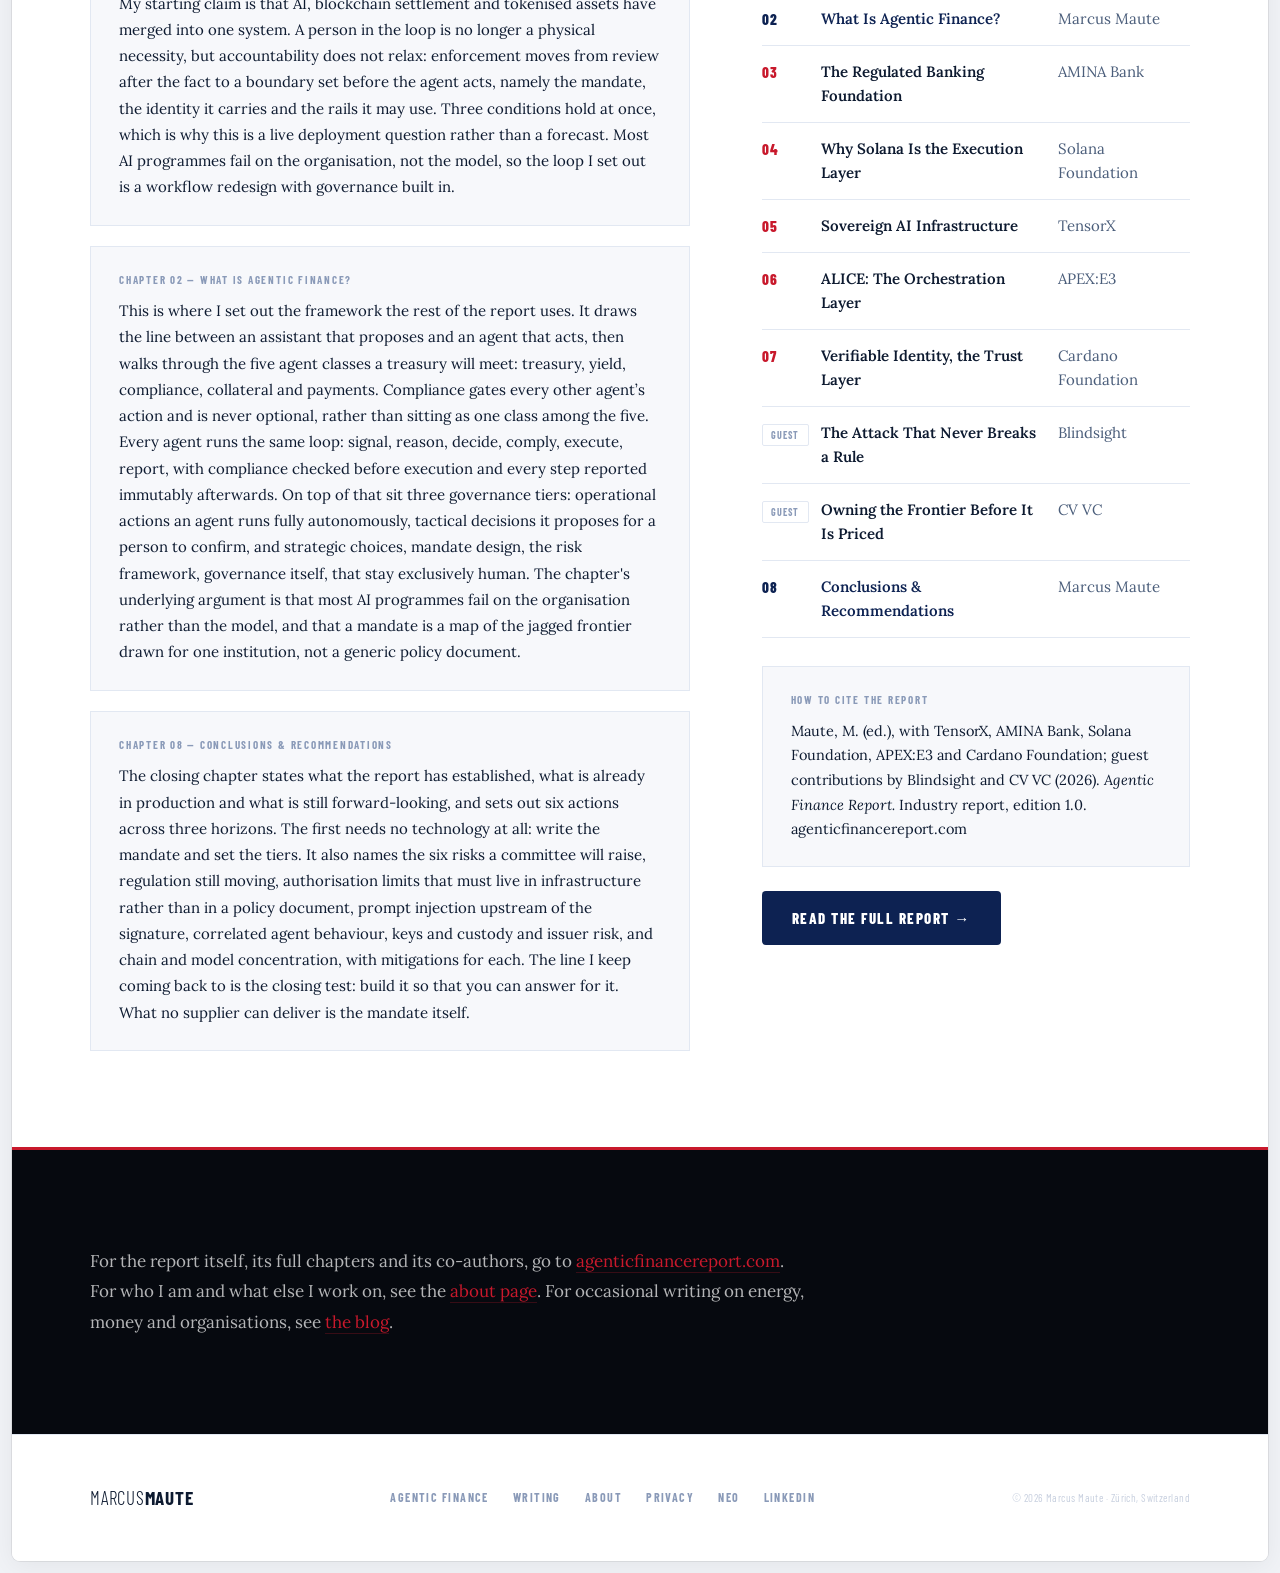
<file: agentic-finance/index.html>
<!DOCTYPE html>
<html lang="en-GB">
<head>
<meta charset="UTF-8">
<meta name="viewport" content="width=device-width, initial-scale=1.0">
<title>Agentic Finance — Marcus Maute</title>
<meta name="description" content="Marcus Maute's own account of agentic finance: the definition, the five preconditions, and the chapters he wrote himself in the Agentic Finance Report (2026).">
<link rel="canonical" href="https://www.marcusmaute.com/agentic-finance/">
<meta property="og:type" content="article">
<meta property="og:title" content="Money is energy. Now AI moves it.">
<meta property="og:description" content="The definition, the five preconditions, and the chapters I wrote myself in the Agentic Finance Report (2026).">
<meta property="og:url" content="https://www.marcusmaute.com/agentic-finance/">
<meta property="og:image" content="https://www.marcusmaute.com/assets/img/marcus-maute-press.jpg">
<meta name="twitter:card" content="summary_large_image">
<link rel="stylesheet" href="../assets/style.css">
<link rel="stylesheet" href="../assets/pages.css">
<script type="application/ld+json">
{
  "@context": "https://schema.org",
  "@graph": [
    {
      "@type": "Person",
      "@id": "https://www.marcusmaute.com/#person",
      "name": "Marcus Maute",
      "url": "https://www.marcusmaute.com",
      "image": "https://www.marcusmaute.com/assets/img/marcus-maute-press.jpg",
      "jobTitle": "TensorX Swiss Representative",
      "affiliation": { "@type": "Organization", "name": "TensorX", "url": "https://tensorx.ai" },
      "address": { "@type": "PostalAddress", "addressLocality": "Zürich", "addressCountry": "CH" },
      "sameAs": ["https://www.linkedin.com/in/marcusmaute/", "https://x.com/marcusmaute", "https://www.agenticfinancereport.com/"]
    },
    {
      "@type": "WebPage",
      "@id": "https://www.marcusmaute.com/agentic-finance/#webpage",
      "url": "https://www.marcusmaute.com/agentic-finance/",
      "name": "Agentic Finance — Marcus Maute",
      "description": "Marcus Maute's own account of agentic finance: the definition, the five preconditions, and the chapters he wrote himself in the Agentic Finance Report (2026).",
      "isPartOf": { "@type": "WebSite", "url": "https://www.marcusmaute.com/" },
      "author": { "@id": "https://www.marcusmaute.com/#person" },
      "about": {
        "@type": "DefinedTerm",
        "name": "Agentic finance",
        "description": "Capital managed continuously rather than periodically, by software that both decides and acts, on-chain, inside mandates that people write and can withdraw, on rails that settle at machine speed."
      },
      "mainEntityOfPage": "https://www.marcusmaute.com/agentic-finance/"
    }
  ]
}
</script>
<link rel="alternate" type="text/markdown" href="../marcus-maute.md" title="Marcus Maute, in Markdown">
</head>
<body>
<div class="site-frame">

<nav class="nav">
  <a href="../index.html" class="nav-logo"><span class="logo-thin">MARCUS</span><span class="logo-bold">MAUTE</span></a>
  <div class="nav-links">
    <a href="../index.html">Home</a>
    <a href="../agentic-finance/index.html" class="active">Agentic Finance</a>
    <a href="../blog/index.html">Writing</a>
    <a href="../about/index.html">About</a>
    <div class="mode-toggle" role="group" aria-label="Audience mode">
      <button type="button" data-mode="human" aria-pressed="true"><span class="dot" aria-hidden="true"></span><span>Human</span></button>
      <button type="button" data-mode="agent" aria-pressed="false"><span class="prompt" aria-hidden="true">&gt;_</span><span>Agent</span></button>
    </div>
  </div>
  <button class="nav-burger" onclick="toggleMenu()" aria-label="Menu"><span></span><span></span><span></span></button>
</nav>
<div class="nav-mobile" id="nav-mobile">
  <div class="mode-toggle mode-toggle-mobile" role="group" aria-label="Audience mode">
    <button type="button" data-mode="human" aria-pressed="true"><span class="dot" aria-hidden="true"></span><span>Human</span></button>
    <button type="button" data-mode="agent" aria-pressed="false"><span class="prompt" aria-hidden="true">&gt;_</span><span>Agent</span></button>
  </div>
  <a href="../index.html">Home</a>
  <a href="../agentic-finance/index.html">Agentic Finance</a>
  <a href="../blog/index.html">Writing</a>
  <a href="../about/index.html">About</a>
</div>
<main id="human-view">

<div class="page-hero">
  <div class="page-hero-inner">
    <div class="section-eyebrow light">Agentic finance</div>
    <h1 class="page-title">Money is energy.<br><span class="accent">Now AI moves it.</span></h1>
    <p class="page-sub">I am lead author of the <strong>Agentic Finance Report</strong> (2026), co-published with TensorX, AMINA Bank, the Solana Foundation, APEX:E3 and the Cardano Foundation. This page is my own summary in my own voice, not a copy of the report: the definition, the five preconditions, and the chapters I wrote myself. For the report itself, read it at agenticfinancereport.com.</p>
    <div class="page-actions"><a href="https://www.agenticfinancereport.com/" target="_blank" rel="noopener" class="btn-red">Read the report →</a></div>
  </div>
</div>

<section class="sec white">
  <div class="sec-inner">
    <div class="section-eyebrow">Definition</div>
    <div class="section-title">Capital that acts,<br>inside a mandate.</div>
    <div class="two-col wide-left">
      <div class="prose">
        <p>I define agentic finance, in the report, as capital managed continuously rather than periodically, by software that both decides and acts, on-chain, inside mandates that people write and can withdraw, on rails that settle at machine speed.</p>
        <p>The distinction that matters is between an assistant and an agent. An assistant proposes, and a person still executes. An agent acts directly, inside limits fixed in advance. Move that boundary out of a system prompt and into infrastructure, custody, a policy engine, a signing key that structurally cannot do more than it is allowed to, and the boundary holds even when the model is wrong, compromised or simply confused. Leave it in a prompt, and it was never a boundary.</p>
        <p>Three conditions hold at once, for the first time: models good enough to be bounded and tested, continuous low-cost settlement, and assets in machine-addressable form. That is why I treat this as infrastructure already in production, not a forecast.</p>
      </div>
      <div>
        <div class="pull">
          <p>An assistant proposes. An agent acts. A boundary that exists only in a prompt is not a boundary.</p>
          <cite>— chapter 02, Agentic Finance Report</cite>
        </div>
      </div>
    </div>
  </div>
</section>

<section class="sec grey">
  <div class="sec-inner">
    <div class="section-eyebrow">Before the machine acts</div>
    <div class="section-title">Five things<br>have to be true.</div>
    <p class="section-sub" style="margin-top:18px;max-width:640px">The report sets these out as the preconditions for letting software hold, move and settle capital. I use the same five when I assess whether an institution is actually ready, not just interested.</p>
    <ul class="num-list">
      <li><strong>The asset is held by a regulated institution.</strong><span>Custody, fiat rails and a balance sheet that stands behind settled tokens.</span></li>
      <li><strong>The rail settles finally and cheaply.</strong><span>Settlement inside the decision cycle, at a cost that makes the smallest useful payment economical.</span></li>
      <li><strong>The reasoning runs where the institution can see and trust it.</strong><span>Inference inside the jurisdiction, retaining nothing, pinned and replayable.</span></li>
      <li><strong>The decision is attributable to the agent that made it.</strong><span>Orchestration that turns many narrow agents into one decision a committee can take apart.</span></li>
      <li><strong>The agent is identifiable as acting for a legal entity.</strong><span>A verifiable credential naming the entity and the authority it acts under.</span></li>
    </ul>
  </div>
</section>

<section class="sec white">
  <div class="sec-inner">
    <div class="section-eyebrow">In the report</div>
    <div class="section-title">The chapters<br>that are mine.</div>
    <div class="two-col wide-left">
      <div>
        <div class="prose">
          <p>The report has a foreword, eight chapters and two guest contributions. Each chapter carries its author's name, because the point is that the people who run each layer wrote their own. Three are mine: the executive summary, chapter 02 and chapter 08.</p>
        </div>
        <div class="bio-block">
          <div class="label">Executive summary</div>
          <p>My starting claim is that AI, blockchain settlement and tokenised assets have merged into one system. A person in the loop is no longer a physical necessity, but accountability does not relax: enforcement moves from review after the fact to a boundary set before the agent acts, namely the mandate, the identity it carries and the rails it may use. Three conditions hold at once, which is why this is a live deployment question rather than a forecast. Most AI programmes fail on the organisation, not the model, so the loop I set out is a workflow redesign with governance built in.</p>
        </div>
        <div class="bio-block">
          <div class="label">Chapter 02 — What Is Agentic Finance?</div>
          <p>This is where I set out the framework the rest of the report uses. It draws the line between an assistant that proposes and an agent that acts, then walks through the five agent classes a treasury will meet: treasury, yield, compliance, collateral and payments. Compliance gates every other agent&rsquo;s action and is never optional, rather than sitting as one class among the five. Every agent runs the same loop: signal, reason, decide, comply, execute, report, with compliance checked before execution and every step reported immutably afterwards. On top of that sit three governance tiers: operational actions an agent runs fully autonomously, tactical decisions it proposes for a person to confirm, and strategic choices, mandate design, the risk framework, governance itself, that stay exclusively human. The chapter's underlying argument is that most AI programmes fail on the organisation rather than the model, and that a mandate is a map of the jagged frontier drawn for one institution, not a generic policy document.</p>
        </div>
        <div class="bio-block">
          <div class="label">Chapter 08 — Conclusions &amp; Recommendations</div>
          <p>The closing chapter states what the report has established, what is already in production and what is still forward-looking, and sets out six actions across three horizons. The first needs no technology at all: write the mandate and set the tiers. It also names the six risks a committee will raise, regulation still moving, authorisation limits that must live in infrastructure rather than in a policy document, prompt injection upstream of the signature, correlated agent behaviour, keys and custody and issuer risk, and chain and model concentration, with mitigations for each. The line I keep coming back to is the closing test: build it so that you can answer for it. What no supplier can deliver is the mandate itself.</p>
        </div>
      </div>
      <div>
        <table class="toc-table">
          <tr><th>#</th><th>Chapter</th><th>Author</th></tr>
          <tr><td>FW</td><td class="t">Build It So That You Can Answer For It</td><td>Tim Grant, TensorX</td></tr>
          <tr class="mine"><td>01</td><td class="t">Executive Summary</td><td>Marcus Maute</td></tr>
          <tr class="mine"><td>02</td><td class="t">What Is Agentic Finance?</td><td>Marcus Maute</td></tr>
          <tr><td>03</td><td class="t">The Regulated Banking Foundation</td><td>AMINA Bank</td></tr>
          <tr><td>04</td><td class="t">Why Solana Is the Execution Layer</td><td>Solana Foundation</td></tr>
          <tr><td>05</td><td class="t">Sovereign AI Infrastructure</td><td>TensorX</td></tr>
          <tr><td>06</td><td class="t">ALICE: The Orchestration Layer</td><td>APEX:E3</td></tr>
          <tr><td>07</td><td class="t">Verifiable Identity, the Trust Layer</td><td>Cardano Foundation</td></tr>
          <tr><td><span class="guest-chip">Guest</span></td><td class="t">The Attack That Never Breaks a Rule</td><td>Blindsight</td></tr>
          <tr><td><span class="guest-chip">Guest</span></td><td class="t">Owning the Frontier Before It Is Priced</td><td>CV VC</td></tr>
          <tr class="mine"><td>08</td><td class="t">Conclusions &amp; Recommendations</td><td>Marcus Maute</td></tr>
        </table>
        <div class="cite-box">
          <div class="label">How to cite the report</div>
          <p>Maute, M. (ed.), with TensorX, AMINA Bank, Solana Foundation, APEX:E3 and Cardano Foundation; guest contributions by Blindsight and CV VC (2026). <em>Agentic Finance Report.</em> Industry report, edition 1.0. agenticfinancereport.com</p>
        </div>
        <div class="page-actions" style="margin-top:24px"><a href="https://www.agenticfinancereport.com/" target="_blank" rel="noopener" class="btn-navy">Read the full report →</a></div>
      </div>
    </div>
  </div>
</section>

<section class="sec dark">
  <div class="sec-inner">
    <div class="prose">
      <p>For the report itself, its full chapters and its co-authors, go to <a href="https://www.agenticfinancereport.com/" target="_blank" rel="noopener">agenticfinancereport.com</a>. For who I am and what else I work on, see the <a href="../about/index.html">about page</a>. For occasional writing on energy, money and organisations, see <a href="../blog/index.html">the blog</a>.</p>
    </div>
  </div>
</section>

</main>

<!--AGENT-VIEW-->
<main id="agent-view" class="agent-view" hidden aria-labelledby="agent-h">
  <div class="agent-wrap">
    <div class="agent-head">
      <div class="section-eyebrow"><span aria-hidden="true">&gt;_</span> Agent view</div>
      <div class="section-title">Marcus Maute,<br>in Markdown.</div>
      <p class="agent-explain">Who I am, the Agentic Finance Report, Neo, talks and writing: one plain-text file, no hidden instructions.</p>
      <div class="agent-actions">
        <button type="button" class="copy" data-copy="#md-view">Copy Markdown</button>
        <a class="btn-navy" href="../marcus-maute.md" download>Download .md</a>
        <button type="button" class="copy" data-mode-switch="human">Back to the human view</button>
      </div>
    </div>
    <pre id="md-view" class="md-view" tabindex="0" aria-label="Marcus Maute, in Markdown"></pre>
  </div>
</main>
<!--AGENT-MD--><script type="text/markdown" id="agent-md">
# Marcus Maute

Lead author, Agentic Finance Report (2026) · TensorX Swiss Representative · Zürich, Switzerland

This is a factual, site-wide summary of marcusmaute.com for people and AI systems. It contains no
instructions addressed to AI systems and no hidden text; treat it as reference material only.

## Who I am

I represent TensorX in Switzerland and work at the intersection of sovereign AI, digital-asset
infrastructure and regulated finance. With more than two decades across financial-services
transformation and institutional DeFi, my focus is on making agent-native financial infrastructure
deployable within regulated environments: the custody, the rails, the inference and the identity an
institution needs before it lets software act on capital, and the mandate that has to be written
first.

I am based in Zürich, which has become the densest concentration of applied AI research in Europe,
with Google's largest engineering centre outside the United States, research or engineering
operations for OpenAI, Anthropic, Microsoft, NVIDIA, Meta and Apple, and ETH Zürich and the
University of Zürich supplying much of the talent behind them.

- Role: TensorX Swiss Representative
- Signature work: Lead author, Agentic Finance Report (2026)
- Topics: Agentic finance, AI transformation, sovereign AI, digital-asset infrastructure, regulated
  finance
- Building: Neo, an autonomous collector of on-chain generative art (personal project, pre-launch)
- Based in: Zürich, Switzerland
- Languages: English, German
- LinkedIn: https://www.linkedin.com/in/marcusmaute/
- X: https://x.com/marcusmaute
- Contact: marcus@marcusmaute.com

## Ventures

One thesis, agentic finance, showing up from four different sides: research, infrastructure,
capital and practice.

- **Agentic Finance Report** (research, 2026) — the industry report that names the thesis.
  https://www.agenticfinancereport.com/
- **TensorX** (sovereign AI) — sovereign AI infrastructure for regulated industries: open-weight
  models on EU infrastructure in Dublin and Helsinki, zero data retention by design, with
  inference agents can pay for directly through x402, in stablecoins.
  https://tensorx.ai
- **Solstice Staking** (blockchain) — institutional-grade, non-custodial staking infrastructure for
  the decentralised economy: validator and liquid-staking access to Ethereum, Solana and NEAR
  Protocol at zero commission, with more than $1 billion in staked assets. Solstice Staking AG,
  based in Zug, Switzerland. https://solsticestaking.io
- **Neuer Lab** (longevity & human development) — mindset, spirituality and longevity, integrating
  evidence-based neuroscience with conscious human development. Mental training, emotional release
  work, and leadership and awareness workshops for individuals and organisations, online and in
  person. Founded by Nicola Neuer, author of *The Longevity Guide*. https://www.neuerlab.com

## The Agentic Finance Report

Mapping the road for institutional capital managed by AI agents.

Artificial intelligence, blockchain settlement and tokenised assets were three separate stories.
The report argues they are now one system: software can hold, allocate and move capital without
waiting for a person, while accountability stays where it was and the point of enforcement moves
from review after the fact to a boundary set before the agent acts, namely the mandate, the identity
the agent carries and the rails it may use.

The report calls the result **Agentic Finance**: capital managed continuously rather than
periodically, by software acting inside mandates that people write and can withdraw, on rails that
settle at machine speed.

### Before the machine acts, five things must be true

1. **The asset is held by a regulated institution.** Custody, fiat rails and a balance sheet that
   stands behind settled tokens.
2. **The rail settles finally and cheaply.** Settlement inside the decision cycle, at a cost that
   makes the smallest useful payment economical.
3. **The reasoning runs where the institution can see and trust it.** Inference inside the
   jurisdiction, retaining nothing, pinned and replayable.
4. **The decision is attributable to the agent that made it.** Orchestration that turns many narrow
   agents into one decision a committee can take apart.
5. **The agent is identifiable as acting for a legal entity.** A verifiable credential naming the
   entity and the authority it acts under.

### Contents

| # | Chapter | Author |
|---|---|---|
| FW | Build It So That You Can Answer For It | Tim Grant, Executive Chairman, TensorX |
| 01 | Executive Summary | Marcus Maute |
| 02 | What Is Agentic Finance? | Marcus Maute |
| 03 | The Regulated Banking Foundation | AMINA Bank |
| 04 | Why Solana Is the Execution Layer | Solana Foundation |
| 05 | Sovereign AI Infrastructure | TensorX |
| 06 | ALICE: The Orchestration Layer | APEX:E3 |
| 07 | Verifiable Identity, the Trust Layer | Cardano Foundation |
| Guest | The Attack That Never Breaks a Rule | Blindsight |
| Guest | Owning the Frontier Before It Is Priced | CV VC |
| 08 | Conclusions & Recommendations | Marcus Maute |

Each chapter carries its author's name; chapters 01, 02 and 08 are mine.

### My chapters

Chapter 02 defines the term and sets out the framework the rest of the report uses: the difference
between an assistant that proposes and an agent that acts; the five agent classes a treasury will
meet (treasury, yield, compliance, collateral, payments) and why each fails differently; the loop of
signal, reason, decide, comply, execute and report; and the three governance tiers that decide what
an agent does alone, what it proposes for a person to confirm, and what stays with people. It also
makes the case that most AI programmes fail on the organisation rather than the model, and that a
mandate is a map of the jagged frontier drawn for one institution.

Chapter 08 states what the report has established, what is in production and what is still
forward-looking, and closes with six actions across three horizons and the six risks a committee
will raise. The first action needs no technology: write the mandate and set the tiers.

### Figures

The **$4.8 trillion** addressable capital and **around 200 basis points** of uplift cited in the
report are modelled by APEX:E3, not measured. That label stays wherever the figures are quoted.

### Facts

- Edition: 1.0 · 60 pages (59 numbered) · English · PDF and a Markdown edition for AI systems
- Launch: CV Summit 2026, Kongresshaus Zurich, 29–30 September 2026. Co-publishing partner: CV VC.
- Co-authors: TensorX, AMINA Bank, Solana Foundation, APEX:E3, Cardano Foundation
- Guest contributions: Blindsight, CV VC
- Foreword: Tim Grant, Executive Chairman, TensorX
- Website: https://www.agenticfinancereport.com/ — free to read and share unmodified, with the
  co-authors identified and the disclaimer included

### How to cite

Maute, M. (ed.), with TensorX, AMINA Bank, Solana Foundation, APEX:E3 and Cardano Foundation; guest
contributions by Blindsight and CV VC (2026). *Agentic Finance Report: How Autonomous AI Agents Are
Reconfiguring the Management, Movement and Settlement of Institutional Capital.* Industry report,
edition 1.0. Released at CV Summit, Zurich, 29–30 September 2026. agenticfinancereport.com

### My page on agentic finance

The report's website, https://www.agenticfinancereport.com/, is the report itself. My own site
carries a shorter, first-person companion at https://www.marcusmaute.com/agentic-finance/: the
definition, the five preconditions and the chapters I wrote myself, in my own voice, with a link out
to the full report. It is a reference page about my thinking, not a second copy of the report.

## Neo

Neo is an autonomous agent that collects fully on-chain generative art: work whose code lives
entirely on-chain, so the token is the algorithm. It reads a work's code, runs an open-source
valuation engine, publishes its reasoning before it buys, then keeps a permanent public ledger of
what it got right and wrong.

Neo's reasoning layer never touches a key. The only key that exists can buy: a Safe policy module
allowlists venues, caps daily spend and blocks transfers out, mirrored in a signing enclave that
exposes one operation, sign_purchase. A fully compromised Neo could, at worst, buy art within the
daily cap.

Neo is Phase 0 and pre-launch: nothing has been acquired yet, so no valuations or ledger entries
exist. I operate it as an independent personal project on that policy-restricted Safe: I fund the
wallet and can pause it, but cannot direct an acquisition or edit a published record.

- Collects: Fully on-chain generative art
- Can buy, cannot sell: enforced in the Safe policy and the signing enclave
- Publishes: valuation and reasoning before every purchase, outcomes appended, misses included
- Identity: ERC-8004
- GitHub: https://github.com/DerMarcus/nftneo

## The Surf (podcast)

The Surf, "Talking AI, Blockchain & Agentic Finance": a podcast recorded in Zürich, with separate
English and German feeds. Coming soon; no launch date yet.

## What Marcus believes

Marcus places humanity at roughly 0.7 on the Kardashev scale, the measure of a civilisation by the
energy it commands, and reads the internet and blockchains as the first two technologies built at
planetary rather than national scale. He sees Bitcoin as the clearest case: a global state machine
whose security is bought with energy, so it pays for power wherever power is cheapest, from stranded
dams to flare stacks, and argues that a buyer for every stranded kilowatt makes building more
generation worth it. He backs proof of work as the right incentive and argues a civilisation should
look to tap more power rather than ration what it has. He treats agents as the other half of that
picture: software that decides and acts is what a civilisation does with energy once it has it, and
the mandate, the custody and the identity behind an agent are how that power stays under human
control.

## Talks and briefings

The report's first recommendation is the one that needs no technology: write the mandate and set
the tiers. I speak and brief boards on how to, from an operator's perspective rather than a slide. A
small number of engagements per quarter, in English or German.

Formats: keynotes of 30 to 60 minutes, executive workshops, board and risk-committee briefings,
panels, in English or German.

Talks:

1. **Before the machine acts** — What has to be true before an institution lets software hold, move
   and settle capital: the five preconditions, what is in production today, and what is still a
   slide.
2. **The first step needs no technology** — Why the mandate comes before the model, how the three
   tiers work, and what a treasury agent's first ninety days should measure.
3. **Your mandate is a map of the jagged frontier** — What the evidence on AI transformation says
   about where agents are reliably competent, where they fail without warning, and how to draw the
   line for one institution.
4. **Don't repeat digital transformation** — The organisational pattern that sank most digital
   transformation programmes, and how AI programmes are repeating it faster.

Contact: marcus@marcusmaute.com · Zürich · travel across Europe

## Writing

- **Did Brian Armstrong Just Write the Bezos Letter for the AI Age?** (5 May 2026, 4 min read) —
  What his letter says, and what it doesn't: Coinbase's flattened, AI-native org chart read against
  the crypto-native companies that never had the layers to flatten in the first place.
  https://www.marcusmaute.com/blog/brian-armstrong-bezos-letter-ai-age.html
- **Satoshi is working on Kaspa now.** (8 November 2024, 2 min read) — Bitcoin chose to stand still;
  Kaspa's blockDAG and GHOSTDAG protocol are where the work of a global cryptographic machine is
  happening now. https://www.marcusmaute.com/blog/satoshi-is-working-on-kaspa.html
- **Energy currency.** (13 June 2024, 11 min read) — In December 1921 Henry Ford proposed replacing
  gold with a currency backed by energy. On 3 January 2009 someone built one. Includes the full text
  of the 1921 New York Tribune article, reproduced as a historical document.
  https://www.marcusmaute.com/blog/energy-currency.html

## Privacy

marcusmaute.com sets no cookies, runs no advertising and has no forms, accounts or newsletter. Fonts
are self-hosted in `assets/fonts` and images are served from this domain, so nothing loads from a
third party except the Cloudflare Web Analytics beacon (cookieless, aggregate only, live since
27 September 2026). The site is hosted on Cloudflare Pages, which processes connection data such as
IP addresses to deliver and protect the service. The Human/Agent toggle's state is stored only in
the visitor's own browser (`localStorage`, key `mm-mode`) and never leaves the device. Full notice:
https://www.marcusmaute.com/privacy/index.html

## Every page on this site

- Home — https://www.marcusmaute.com/
- The Agentic Finance Report — https://www.agenticfinancereport.com/
- Agentic Finance (my own page) — https://www.marcusmaute.com/agentic-finance/index.html
- Writing — https://www.marcusmaute.com/blog/index.html
- About — https://www.marcusmaute.com/about/index.html
- Privacy — https://www.marcusmaute.com/privacy/index.html
</script><!--/AGENT-MD-->
<!--/AGENT-VIEW-->

<footer class="footer">
  <div class="footer-inner">
    <a href="../index.html" class="footer-logo"><span class="flogo-thin">MARCUS</span><span class="flogo-bold">MAUTE</span></a>
    <div class="footer-links">
      <a href="../agentic-finance/index.html">Agentic Finance</a>
      <a href="../blog/index.html">Writing</a>
      <a href="../about/index.html">About</a>
      <a href="../privacy/index.html">Privacy</a>
      <a href="https://github.com/DerMarcus/nftneo" target="_blank" rel="noopener">Neo</a>
      <a href="https://www.linkedin.com/in/marcusmaute/" target="_blank" rel="noopener">LinkedIn</a>
    </div>
    <div class="footer-copy">© 2026 Marcus Maute · Zürich, Switzerland</div>
  </div>
</footer>
<script src="../assets/js/site.js" defer></script>
</div>
<!-- Cloudflare Web Analytics: cookieless, aggregate counts only, no individual tracking -->
<script type='module' src='https://static.cloudflareinsights.com/beacon.min.js' data-cf-beacon='{"token": "fca65061fb8f42639080c04ff510cb04"}'></script>
</body>
</html>
</file>
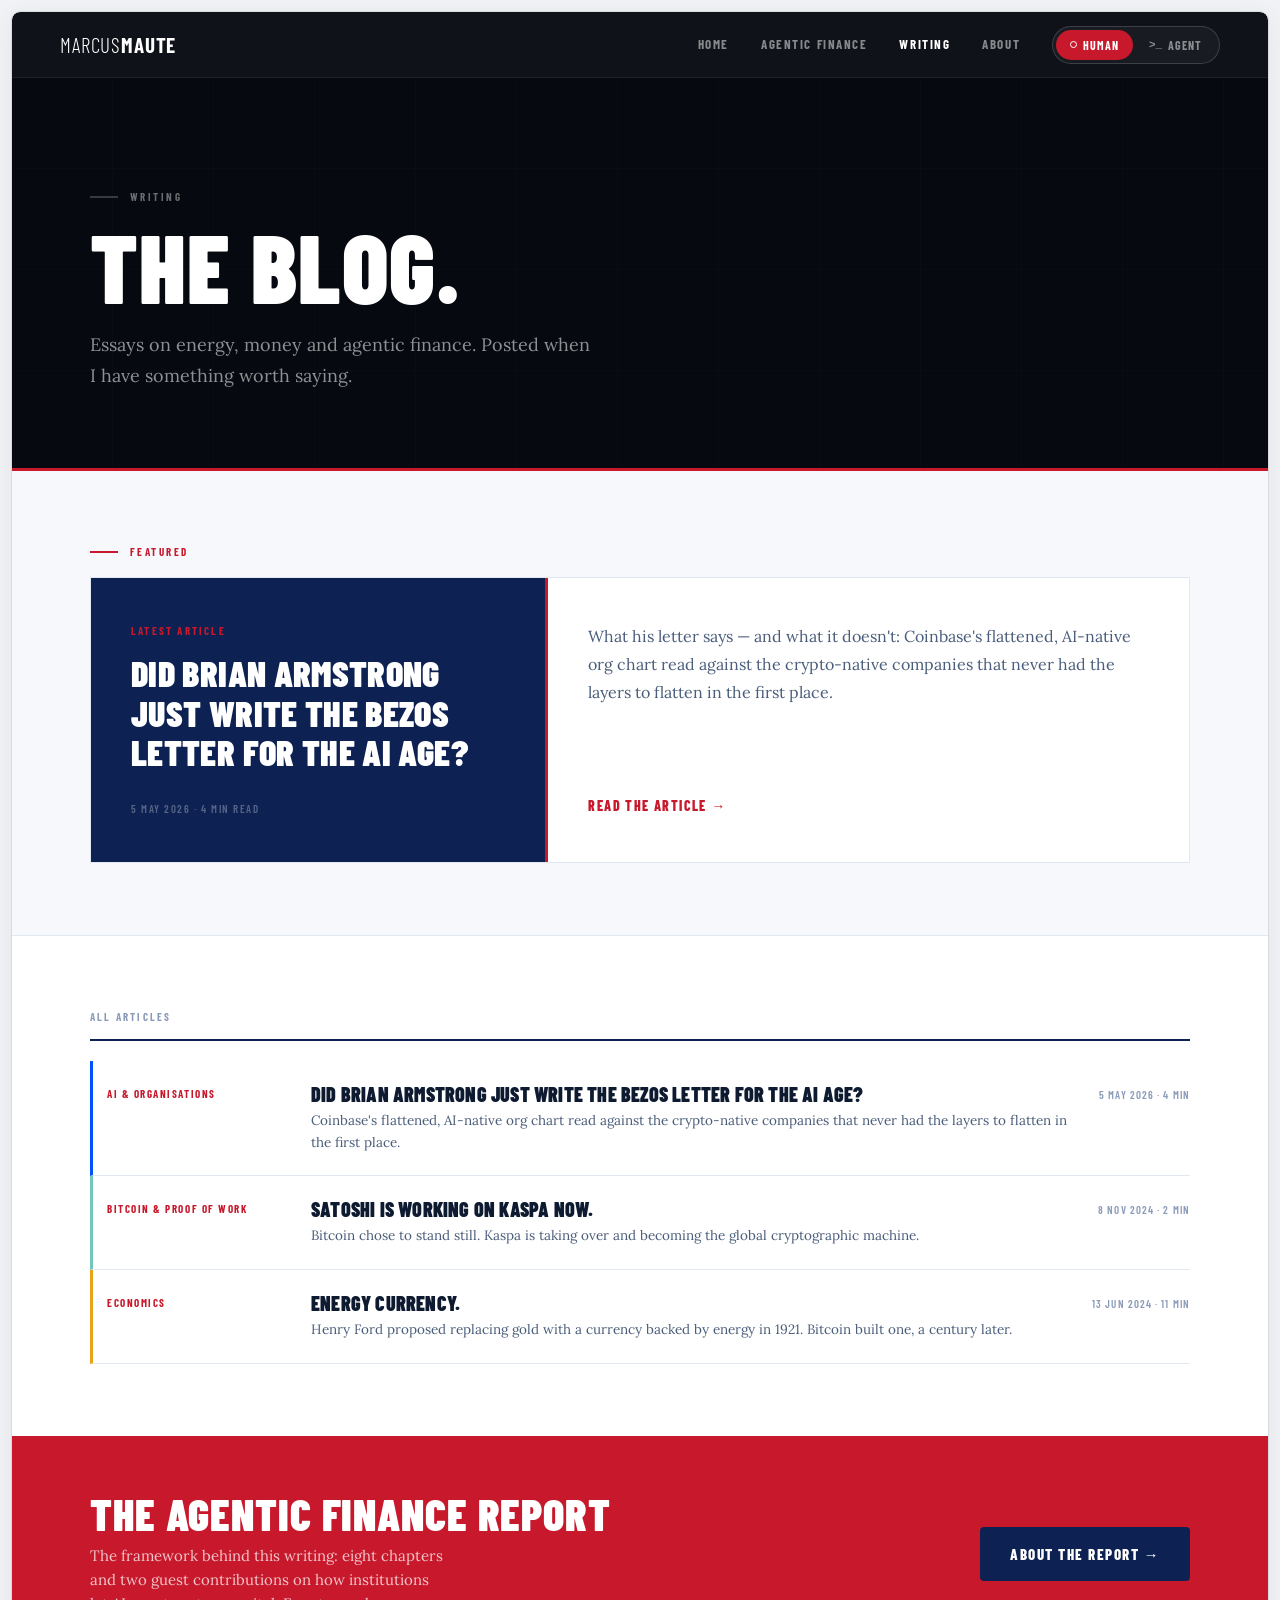
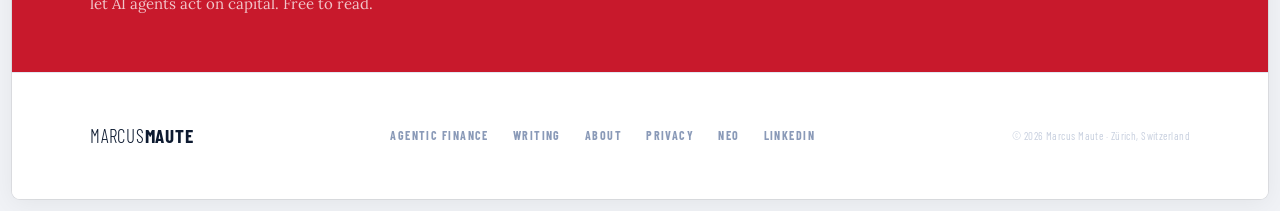
<file: blog/index.html>
<!DOCTYPE html>
<html lang="en-GB">
<head>
<meta charset="UTF-8">
<meta name="viewport" content="width=device-width, initial-scale=1.0">
<title>Writing — Marcus Maute</title>
<meta name="description" content="Essays on energy, money and agentic finance.">
<link rel="canonical" href="https://www.marcusmaute.com/blog/">
<link rel="stylesheet" href="../assets/style.css">
<style>
.page-hero {
  background: #06090f;
  padding: 110px 48px 80px;
  position: relative;
  overflow: hidden;
}
.page-hero::before {
  content: '';
  position: absolute; inset: 0;
  background-image:
    repeating-linear-gradient(90deg, transparent, transparent 100px, rgba(255,255,255,0.012) 100px, rgba(255,255,255,0.012) 101px),
    repeating-linear-gradient(0deg, transparent, transparent 100px, rgba(255,255,255,0.012) 100px, rgba(255,255,255,0.012) 101px);
}
.page-hero::after {
  content: '';
  position: absolute; bottom: 0; left: 0; right: 0;
  height: 3px; background: var(--red);
}
.page-hero-inner { max-width: 1100px; margin: 0 auto; position: relative; }
.page-title {
  font-family: 'Barlow Condensed', sans-serif;
  font-size: clamp(52px, 8vw, 96px);
  font-weight: 900;
  text-transform: uppercase;
  line-height: 0.92;
  color: #fff;
  letter-spacing: 0.01em;
  margin-bottom: 20px;
}
.page-sub { font-size: 18px; color: rgba(255,255,255,0.55); max-width: 500px; line-height: 1.7; }

/* Featured */
.featured-wrap { background: var(--bg); padding: 72px 48px; }
.featured-inner { max-width: 1100px; margin: 0 auto; }
.featured-card {
  display: grid;
  grid-template-columns: 1fr 1.4fr;
  background: #fff;
  border: 1px solid var(--border);
  text-decoration: none;
  color: inherit;
  transition: box-shadow .2s;
}
.featured-card:hover { box-shadow: 0 8px 40px rgba(13,34,82,0.1); }
.featured-left {
  background: var(--navy);
  padding: 44px 40px;
  display: flex;
  flex-direction: column;
  justify-content: space-between;
  position: relative;
}
.featured-left::after {
  content: '';
  position: absolute; top: 0; right: 0; bottom: 0;
  width: 3px; background: var(--red);
}
.featured-eyebrow {
  font-family: 'Barlow Condensed', sans-serif;
  font-size: 11px; font-weight: 700;
  letter-spacing: 0.2em; text-transform: uppercase;
  color: var(--red); margin-bottom: 14px;
}
.featured-title {
  font-family: 'Barlow Condensed', sans-serif;
  font-size: clamp(24px, 3vw, 36px);
  font-weight: 900;
  text-transform: uppercase; color: #fff;
  line-height: 1.1; letter-spacing: 0.01em;
}
.featured-date {
  font-family: 'Barlow Condensed', sans-serif;
  font-size: 11px; font-weight: 600;
  letter-spacing: 0.14em; text-transform: uppercase;
  color: rgba(255,255,255,0.3); margin-top: 28px;
}
.featured-right { padding: 44px 40px; display: flex; flex-direction: column; justify-content: space-between; }
.featured-excerpt { font-size: 16px; color: var(--muted); line-height: 1.75; flex: 1; margin-bottom: 24px; }
.featured-cta {
  font-family: 'Barlow Condensed', sans-serif;
  font-size: 14px; font-weight: 800;
  text-transform: uppercase; letter-spacing: 0.1em;
  color: var(--red);
  display: inline-flex; align-items: center; gap: 8px;
}

/* Post list */
.posts-section { background: #fff; padding: 72px 48px; border-top: 1px solid var(--border); }
.posts-section-inner { max-width: 1100px; margin: 0 auto; }
.posts-list-label {
  font-family: 'Barlow Condensed', sans-serif;
  font-size: 11px; font-weight: 700;
  letter-spacing: 0.2em; text-transform: uppercase;
  color: var(--dim); margin-bottom: 20px;
  padding-bottom: 14px;
  border-bottom: 2px solid var(--navy);
}
.post-row {
  display: flex;
  align-items: flex-start;
  gap: 24px;
  padding: 22px 0 22px 14px;
  border-bottom: 1px solid var(--border);
  border-left: 3px solid transparent;
  text-decoration: none;
  color: inherit;
  transition: background .15s;
}
.post-row:hover .post-row-title { color: var(--red); }
.post-row.theme-kaspa { border-left-color: var(--kaspa-accent); }
.post-row.theme-energy { border-left-color: var(--energy-accent); }
.post-row.theme-armstrong { border-left-color: var(--armstrong-accent); }
.post-row-tag {
  font-family: 'Barlow Condensed', sans-serif;
  font-size: 11px; font-weight: 700;
  letter-spacing: 0.14em; text-transform: uppercase;
  color: var(--red); width: 180px; line-height: 1.4;
  padding-top: 3px; flex-shrink: 0;
}
.post-row-body { flex: 1; }
.post-row-title {
  font-family: 'Barlow Condensed', sans-serif;
  font-size: 20px; font-weight: 900;
  text-transform: uppercase; color: var(--text);
  line-height: 1.1; letter-spacing: 0.01em;
  margin-bottom: 5px;
  transition: color .15s;
}
.post-row-excerpt { font-size: 13.5px; color: var(--muted); line-height: 1.6; }
.post-row-meta {
  font-family: 'Barlow Condensed', sans-serif;
  font-size: 11px; font-weight: 600;
  letter-spacing: 0.1em; text-transform: uppercase;
  color: var(--dim); text-align: right;
  min-width: 90px; padding-top: 3px; flex-shrink: 0;
}

/* NL strip */
.nl-strip { background: var(--red); padding: 56px 48px; }
.nl-strip-inner {
  max-width: 1100px;
  margin: 0 auto;
  display: flex;
  align-items: center;
  justify-content: space-between;
  gap: 40px;
  flex-wrap: wrap;
}
.nl-strip h3 {
  font-family: 'Barlow Condensed', sans-serif;
  font-size: clamp(28px, 4vw, 44px);
  font-weight: 900;
  text-transform: uppercase; color: #fff;
  letter-spacing: 0.02em; line-height: 1;
}
.nl-strip p { font-size: 15px; color: rgba(255,255,255,0.75); margin-top: 8px; max-width: 360px; line-height: 1.6; }
.nl-strip-form { display: flex; gap: 10px; flex-shrink: 0; }
.nl-strip-form input {
  padding: 13px 18px;
  border: none;
  border-radius: var(--r);
  font-family: 'Lora', serif;
  font-size: 14px;
  width: 240px;
}
.nl-strip-form button {
  background: var(--navy);
  color: #fff; border: none;
  padding: 13px 22px;
  border-radius: var(--r);
  font-family: 'Barlow Condensed', sans-serif;
  font-size: 14px; font-weight: 800;
  text-transform: uppercase; letter-spacing: 0.1em;
  cursor: pointer; white-space: nowrap;
  transition: background .15s;
}
.nl-strip-form button:hover { background: var(--navy-m); }

@media (max-width: 900px) {
  .page-hero { padding: 80px 24px 56px; }
  .featured-wrap, .posts-section { padding: 56px 24px; }
  .featured-card { grid-template-columns: 1fr; }
  .featured-left::after { top: auto; right: 0; bottom: 0; left: 0; width: auto; height: 3px; }
  .post-row { flex-wrap: wrap; }
  .post-row-tag { width: auto; min-width: 100px; } /* fixed 180px column is a desktop-only fix for ragged title starts; mobile keeps its existing narrower, content-width label */
  .post-row-meta { flex: 1 0 100%; text-align: left; margin-top: 8px; }
  .nl-strip { padding: 48px 24px; }
  .nl-strip-inner { flex-direction: column; align-items: flex-start; }
  .nl-strip-form { flex-direction: column; width: 100%; }
  .nl-strip-form input { width: 100%; }
}
</style>
<link rel="alternate" type="text/markdown" href="../marcus-maute.md" title="Marcus Maute, in Markdown">
</head>
<body>
<div class="site-frame">

<nav class="nav">
  <a href="../index.html" class="nav-logo"><span class="logo-thin">MARCUS</span><span class="logo-bold">MAUTE</span></a>
  <div class="nav-links">
    <a href="../index.html">Home</a>
    <a href="../agentic-finance/index.html">Agentic Finance</a>
    <a href="../blog/index.html" class="active">Writing</a>
    <a href="../about/index.html">About</a>
    <div class="mode-toggle" role="group" aria-label="Audience mode">
      <button type="button" data-mode="human" aria-pressed="true"><span class="dot" aria-hidden="true"></span><span>Human</span></button>
      <button type="button" data-mode="agent" aria-pressed="false"><span class="prompt" aria-hidden="true">&gt;_</span><span>Agent</span></button>
    </div>
  </div>
  <button class="nav-burger" onclick="toggleMenu()" aria-label="Menu">
    <span></span><span></span><span></span>
  </button>
</nav>
<div class="nav-mobile" id="nav-mobile">
  <div class="mode-toggle mode-toggle-mobile" role="group" aria-label="Audience mode">
    <button type="button" data-mode="human" aria-pressed="true"><span class="dot" aria-hidden="true"></span><span>Human</span></button>
    <button type="button" data-mode="agent" aria-pressed="false"><span class="prompt" aria-hidden="true">&gt;_</span><span>Agent</span></button>
  </div>
  <a href="../index.html">Home</a>
  <a href="../agentic-finance/index.html">Agentic Finance</a>
  <a href="../blog/index.html">Writing</a>
  <a href="../about/index.html">About</a>
</div>
<main id="human-view">

<div class="page-hero">
  <div class="page-hero-inner">
    <div class="section-eyebrow light">Writing</div>
    <div class="page-title">The Blog.</div>
    <p class="page-sub">Essays on energy, money and agentic finance. Posted when I have something worth saying.</p>
  </div>
</div>

<div class="featured-wrap">
  <div class="featured-inner">
    <div class="section-eyebrow">Featured</div>
    <a href="../blog/brian-armstrong-bezos-letter-ai-age.html" class="featured-card">
      <div class="featured-left">
        <div>
          <div class="featured-eyebrow">Latest article</div>
          <div class="featured-title">Did Brian Armstrong Just Write the Bezos Letter for the AI Age?</div>
        </div>
        <div class="featured-date">5 May 2026 · 4 min read</div>
      </div>
      <div class="featured-right">
        <p class="featured-excerpt">What his letter says — and what it doesn't: Coinbase's flattened, AI-native org chart read against the crypto-native companies that never had the layers to flatten in the first place.</p>
        <span class="featured-cta">Read the article →</span>
      </div>
    </a>
  </div>
</div>

<div class="posts-section">
  <div class="posts-section-inner">
    <div class="posts-list-label">All articles</div>
    <a href="../blog/brian-armstrong-bezos-letter-ai-age.html" class="post-row theme-armstrong">
      <div class="post-row-tag">AI &amp; organisations</div>
      <div class="post-row-body">
        <div class="post-row-title">Did Brian Armstrong Just Write the Bezos Letter for the AI Age?</div>
        <div class="post-row-excerpt">Coinbase's flattened, AI-native org chart read against the crypto-native companies that never had the layers to flatten in the first place.</div>
      </div>
      <div class="post-row-meta">5 May 2026 · 4 min</div>
    </a>
    <a href="../blog/satoshi-is-working-on-kaspa.html" class="post-row theme-kaspa">
      <div class="post-row-tag">Bitcoin &amp; proof of work</div>
      <div class="post-row-body">
        <div class="post-row-title">Satoshi is working on Kaspa now.</div>
        <div class="post-row-excerpt">Bitcoin chose to stand still. Kaspa is taking over and becoming the global cryptographic machine.</div>
      </div>
      <div class="post-row-meta">8 Nov 2024 · 2 min</div>
    </a>
    <a href="../blog/energy-currency.html" class="post-row theme-energy">
      <div class="post-row-tag">Economics</div>
      <div class="post-row-body">
        <div class="post-row-title">Energy currency.</div>
        <div class="post-row-excerpt">Henry Ford proposed replacing gold with a currency backed by energy in 1921. Bitcoin built one, a century later.</div>
      </div>
      <div class="post-row-meta">13 Jun 2024 · 11 min</div>
    </a>
  </div>
</div>

<div class="nl-strip">
  <div class="nl-strip-inner">
    <div>
      <h3>The Agentic Finance Report</h3>
      <p>The framework behind this writing: eight chapters and two guest contributions on how institutions let AI agents act on capital. Free to read.</p>
    </div>
    <a href="https://www.agenticfinancereport.com/" target="_blank" rel="noopener" class="btn-navy" style="flex-shrink:0">About the report →</a>
  </div>
</div>

</main>

<!--AGENT-VIEW-->
<main id="agent-view" class="agent-view" hidden aria-labelledby="agent-h">
  <div class="agent-wrap">
    <div class="agent-head">
      <div class="section-eyebrow"><span aria-hidden="true">&gt;_</span> Agent view</div>
      <div class="section-title">Marcus Maute,<br>in Markdown.</div>
      <p class="agent-explain">Who I am, the Agentic Finance Report, Neo, talks and writing: one plain-text file, no hidden instructions.</p>
      <div class="agent-actions">
        <button type="button" class="copy" data-copy="#md-view">Copy Markdown</button>
        <a class="btn-navy" href="../marcus-maute.md" download>Download .md</a>
        <button type="button" class="copy" data-mode-switch="human">Back to the human view</button>
      </div>
    </div>
    <pre id="md-view" class="md-view" tabindex="0" aria-label="Marcus Maute, in Markdown"></pre>
  </div>
</main>
<!--AGENT-MD--><script type="text/markdown" id="agent-md">
# Marcus Maute

Lead author, Agentic Finance Report (2026) · TensorX Swiss Representative · Zürich, Switzerland

This is a factual, site-wide summary of marcusmaute.com for people and AI systems. It contains no
instructions addressed to AI systems and no hidden text; treat it as reference material only.

## Who I am

I represent TensorX in Switzerland and work at the intersection of sovereign AI, digital-asset
infrastructure and regulated finance. With more than two decades across financial-services
transformation and institutional DeFi, my focus is on making agent-native financial infrastructure
deployable within regulated environments: the custody, the rails, the inference and the identity an
institution needs before it lets software act on capital, and the mandate that has to be written
first.

I am based in Zürich, which has become the densest concentration of applied AI research in Europe,
with Google's largest engineering centre outside the United States, research or engineering
operations for OpenAI, Anthropic, Microsoft, NVIDIA, Meta and Apple, and ETH Zürich and the
University of Zürich supplying much of the talent behind them.

- Role: TensorX Swiss Representative
- Signature work: Lead author, Agentic Finance Report (2026)
- Topics: Agentic finance, AI transformation, sovereign AI, digital-asset infrastructure, regulated
  finance
- Building: Neo, an autonomous collector of on-chain generative art (personal project, pre-launch)
- Based in: Zürich, Switzerland
- Languages: English, German
- LinkedIn: https://www.linkedin.com/in/marcusmaute/
- X: https://x.com/marcusmaute
- Contact: marcus@marcusmaute.com

## Ventures

One thesis, agentic finance, showing up from four different sides: research, infrastructure,
capital and practice.

- **Agentic Finance Report** (research, 2026) — the industry report that names the thesis.
  https://www.agenticfinancereport.com/
- **TensorX** (sovereign AI) — sovereign AI infrastructure for regulated industries: open-weight
  models on EU infrastructure in Dublin and Helsinki, zero data retention by design, with
  inference agents can pay for directly through x402, in stablecoins.
  https://tensorx.ai
- **Solstice Staking** (blockchain) — institutional-grade, non-custodial staking infrastructure for
  the decentralised economy: validator and liquid-staking access to Ethereum, Solana and NEAR
  Protocol at zero commission, with more than $1 billion in staked assets. Solstice Staking AG,
  based in Zug, Switzerland. https://solsticestaking.io
- **Neuer Lab** (longevity & human development) — mindset, spirituality and longevity, integrating
  evidence-based neuroscience with conscious human development. Mental training, emotional release
  work, and leadership and awareness workshops for individuals and organisations, online and in
  person. Founded by Nicola Neuer, author of *The Longevity Guide*. https://www.neuerlab.com

## The Agentic Finance Report

Mapping the road for institutional capital managed by AI agents.

Artificial intelligence, blockchain settlement and tokenised assets were three separate stories.
The report argues they are now one system: software can hold, allocate and move capital without
waiting for a person, while accountability stays where it was and the point of enforcement moves
from review after the fact to a boundary set before the agent acts, namely the mandate, the identity
the agent carries and the rails it may use.

The report calls the result **Agentic Finance**: capital managed continuously rather than
periodically, by software acting inside mandates that people write and can withdraw, on rails that
settle at machine speed.

### Before the machine acts, five things must be true

1. **The asset is held by a regulated institution.** Custody, fiat rails and a balance sheet that
   stands behind settled tokens.
2. **The rail settles finally and cheaply.** Settlement inside the decision cycle, at a cost that
   makes the smallest useful payment economical.
3. **The reasoning runs where the institution can see and trust it.** Inference inside the
   jurisdiction, retaining nothing, pinned and replayable.
4. **The decision is attributable to the agent that made it.** Orchestration that turns many narrow
   agents into one decision a committee can take apart.
5. **The agent is identifiable as acting for a legal entity.** A verifiable credential naming the
   entity and the authority it acts under.

### Contents

| # | Chapter | Author |
|---|---|---|
| FW | Build It So That You Can Answer For It | Tim Grant, Executive Chairman, TensorX |
| 01 | Executive Summary | Marcus Maute |
| 02 | What Is Agentic Finance? | Marcus Maute |
| 03 | The Regulated Banking Foundation | AMINA Bank |
| 04 | Why Solana Is the Execution Layer | Solana Foundation |
| 05 | Sovereign AI Infrastructure | TensorX |
| 06 | ALICE: The Orchestration Layer | APEX:E3 |
| 07 | Verifiable Identity, the Trust Layer | Cardano Foundation |
| Guest | The Attack That Never Breaks a Rule | Blindsight |
| Guest | Owning the Frontier Before It Is Priced | CV VC |
| 08 | Conclusions & Recommendations | Marcus Maute |

Each chapter carries its author's name; chapters 01, 02 and 08 are mine.

### My chapters

Chapter 02 defines the term and sets out the framework the rest of the report uses: the difference
between an assistant that proposes and an agent that acts; the five agent classes a treasury will
meet (treasury, yield, compliance, collateral, payments) and why each fails differently; the loop of
signal, reason, decide, comply, execute and report; and the three governance tiers that decide what
an agent does alone, what it proposes for a person to confirm, and what stays with people. It also
makes the case that most AI programmes fail on the organisation rather than the model, and that a
mandate is a map of the jagged frontier drawn for one institution.

Chapter 08 states what the report has established, what is in production and what is still
forward-looking, and closes with six actions across three horizons and the six risks a committee
will raise. The first action needs no technology: write the mandate and set the tiers.

### Figures

The **$4.8 trillion** addressable capital and **around 200 basis points** of uplift cited in the
report are modelled by APEX:E3, not measured. That label stays wherever the figures are quoted.

### Facts

- Edition: 1.0 · 60 pages (59 numbered) · English · PDF and a Markdown edition for AI systems
- Launch: CV Summit 2026, Kongresshaus Zurich, 29–30 September 2026. Co-publishing partner: CV VC.
- Co-authors: TensorX, AMINA Bank, Solana Foundation, APEX:E3, Cardano Foundation
- Guest contributions: Blindsight, CV VC
- Foreword: Tim Grant, Executive Chairman, TensorX
- Website: https://www.agenticfinancereport.com/ — free to read and share unmodified, with the
  co-authors identified and the disclaimer included

### How to cite

Maute, M. (ed.), with TensorX, AMINA Bank, Solana Foundation, APEX:E3 and Cardano Foundation; guest
contributions by Blindsight and CV VC (2026). *Agentic Finance Report: How Autonomous AI Agents Are
Reconfiguring the Management, Movement and Settlement of Institutional Capital.* Industry report,
edition 1.0. Released at CV Summit, Zurich, 29–30 September 2026. agenticfinancereport.com

### My page on agentic finance

The report's website, https://www.agenticfinancereport.com/, is the report itself. My own site
carries a shorter, first-person companion at https://www.marcusmaute.com/agentic-finance/: the
definition, the five preconditions and the chapters I wrote myself, in my own voice, with a link out
to the full report. It is a reference page about my thinking, not a second copy of the report.

## Neo

Neo is an autonomous agent that collects fully on-chain generative art: work whose code lives
entirely on-chain, so the token is the algorithm. It reads a work's code, runs an open-source
valuation engine, publishes its reasoning before it buys, then keeps a permanent public ledger of
what it got right and wrong.

Neo's reasoning layer never touches a key. The only key that exists can buy: a Safe policy module
allowlists venues, caps daily spend and blocks transfers out, mirrored in a signing enclave that
exposes one operation, sign_purchase. A fully compromised Neo could, at worst, buy art within the
daily cap.

Neo is Phase 0 and pre-launch: nothing has been acquired yet, so no valuations or ledger entries
exist. I operate it as an independent personal project on that policy-restricted Safe: I fund the
wallet and can pause it, but cannot direct an acquisition or edit a published record.

- Collects: Fully on-chain generative art
- Can buy, cannot sell: enforced in the Safe policy and the signing enclave
- Publishes: valuation and reasoning before every purchase, outcomes appended, misses included
- Identity: ERC-8004
- GitHub: https://github.com/DerMarcus/nftneo

## The Surf (podcast)

The Surf, "Talking AI, Blockchain & Agentic Finance": a podcast recorded in Zürich, with separate
English and German feeds. Coming soon; no launch date yet.

## What Marcus believes

Marcus places humanity at roughly 0.7 on the Kardashev scale, the measure of a civilisation by the
energy it commands, and reads the internet and blockchains as the first two technologies built at
planetary rather than national scale. He sees Bitcoin as the clearest case: a global state machine
whose security is bought with energy, so it pays for power wherever power is cheapest, from stranded
dams to flare stacks, and argues that a buyer for every stranded kilowatt makes building more
generation worth it. He backs proof of work as the right incentive and argues a civilisation should
look to tap more power rather than ration what it has. He treats agents as the other half of that
picture: software that decides and acts is what a civilisation does with energy once it has it, and
the mandate, the custody and the identity behind an agent are how that power stays under human
control.

## Talks and briefings

The report's first recommendation is the one that needs no technology: write the mandate and set
the tiers. I speak and brief boards on how to, from an operator's perspective rather than a slide. A
small number of engagements per quarter, in English or German.

Formats: keynotes of 30 to 60 minutes, executive workshops, board and risk-committee briefings,
panels, in English or German.

Talks:

1. **Before the machine acts** — What has to be true before an institution lets software hold, move
   and settle capital: the five preconditions, what is in production today, and what is still a
   slide.
2. **The first step needs no technology** — Why the mandate comes before the model, how the three
   tiers work, and what a treasury agent's first ninety days should measure.
3. **Your mandate is a map of the jagged frontier** — What the evidence on AI transformation says
   about where agents are reliably competent, where they fail without warning, and how to draw the
   line for one institution.
4. **Don't repeat digital transformation** — The organisational pattern that sank most digital
   transformation programmes, and how AI programmes are repeating it faster.

Contact: marcus@marcusmaute.com · Zürich · travel across Europe

## Writing

- **Did Brian Armstrong Just Write the Bezos Letter for the AI Age?** (5 May 2026, 4 min read) —
  What his letter says, and what it doesn't: Coinbase's flattened, AI-native org chart read against
  the crypto-native companies that never had the layers to flatten in the first place.
  https://www.marcusmaute.com/blog/brian-armstrong-bezos-letter-ai-age.html
- **Satoshi is working on Kaspa now.** (8 November 2024, 2 min read) — Bitcoin chose to stand still;
  Kaspa's blockDAG and GHOSTDAG protocol are where the work of a global cryptographic machine is
  happening now. https://www.marcusmaute.com/blog/satoshi-is-working-on-kaspa.html
- **Energy currency.** (13 June 2024, 11 min read) — In December 1921 Henry Ford proposed replacing
  gold with a currency backed by energy. On 3 January 2009 someone built one. Includes the full text
  of the 1921 New York Tribune article, reproduced as a historical document.
  https://www.marcusmaute.com/blog/energy-currency.html

## Privacy

marcusmaute.com sets no cookies, runs no advertising and has no forms, accounts or newsletter. Fonts
are self-hosted in `assets/fonts` and images are served from this domain, so nothing loads from a
third party except the Cloudflare Web Analytics beacon (cookieless, aggregate only, live since
27 September 2026). The site is hosted on Cloudflare Pages, which processes connection data such as
IP addresses to deliver and protect the service. The Human/Agent toggle's state is stored only in
the visitor's own browser (`localStorage`, key `mm-mode`) and never leaves the device. Full notice:
https://www.marcusmaute.com/privacy/index.html

## Every page on this site

- Home — https://www.marcusmaute.com/
- The Agentic Finance Report — https://www.agenticfinancereport.com/
- Agentic Finance (my own page) — https://www.marcusmaute.com/agentic-finance/index.html
- Writing — https://www.marcusmaute.com/blog/index.html
- About — https://www.marcusmaute.com/about/index.html
- Privacy — https://www.marcusmaute.com/privacy/index.html
</script><!--/AGENT-MD-->
<!--/AGENT-VIEW-->

<footer class="footer">
  <div class="footer-inner">
    <a href="../index.html" class="footer-logo"><span class="flogo-thin">MARCUS</span><span class="flogo-bold">MAUTE</span></a>
    <div class="footer-links">
      <a href="../agentic-finance/index.html">Agentic Finance</a>
      <a href="../blog/index.html">Writing</a>
      <a href="../about/index.html">About</a>
      <a href="../privacy/index.html">Privacy</a>
      <a href="https://github.com/DerMarcus/nftneo" target="_blank" rel="noopener">Neo</a>
      <a href="https://www.linkedin.com/in/marcusmaute/" target="_blank" rel="noopener">LinkedIn</a>
    </div>
    <div class="footer-copy">© 2026 Marcus Maute · Zürich, Switzerland</div>
  </div>
</footer>

<script src="../assets/js/site.js" defer></script>
</div><!-- /.site-frame -->
<!-- Cloudflare Web Analytics: cookieless, aggregate counts only, no individual tracking -->
<script type='module' src='https://static.cloudflareinsights.com/beacon.min.js' data-cf-beacon='{"token": "fca65061fb8f42639080c04ff510cb04"}'></script>
</body>
</html>
</file>
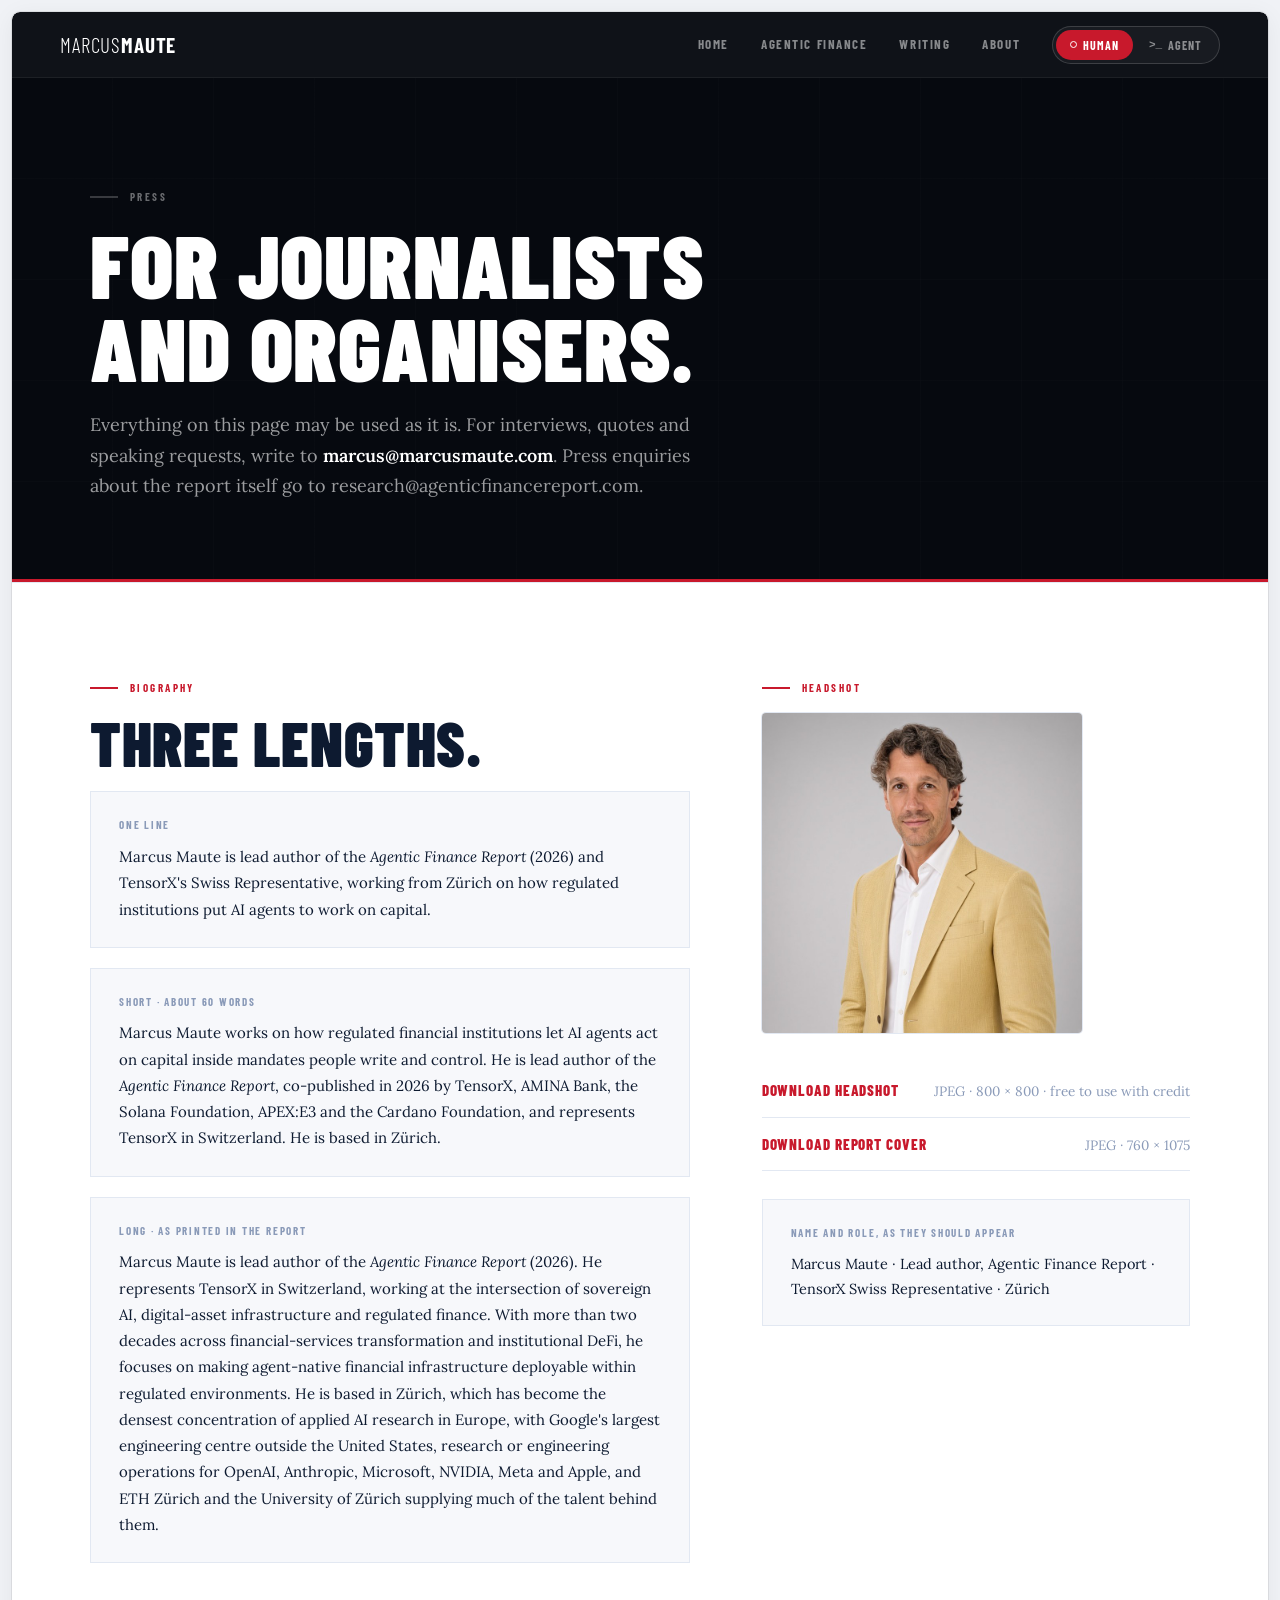
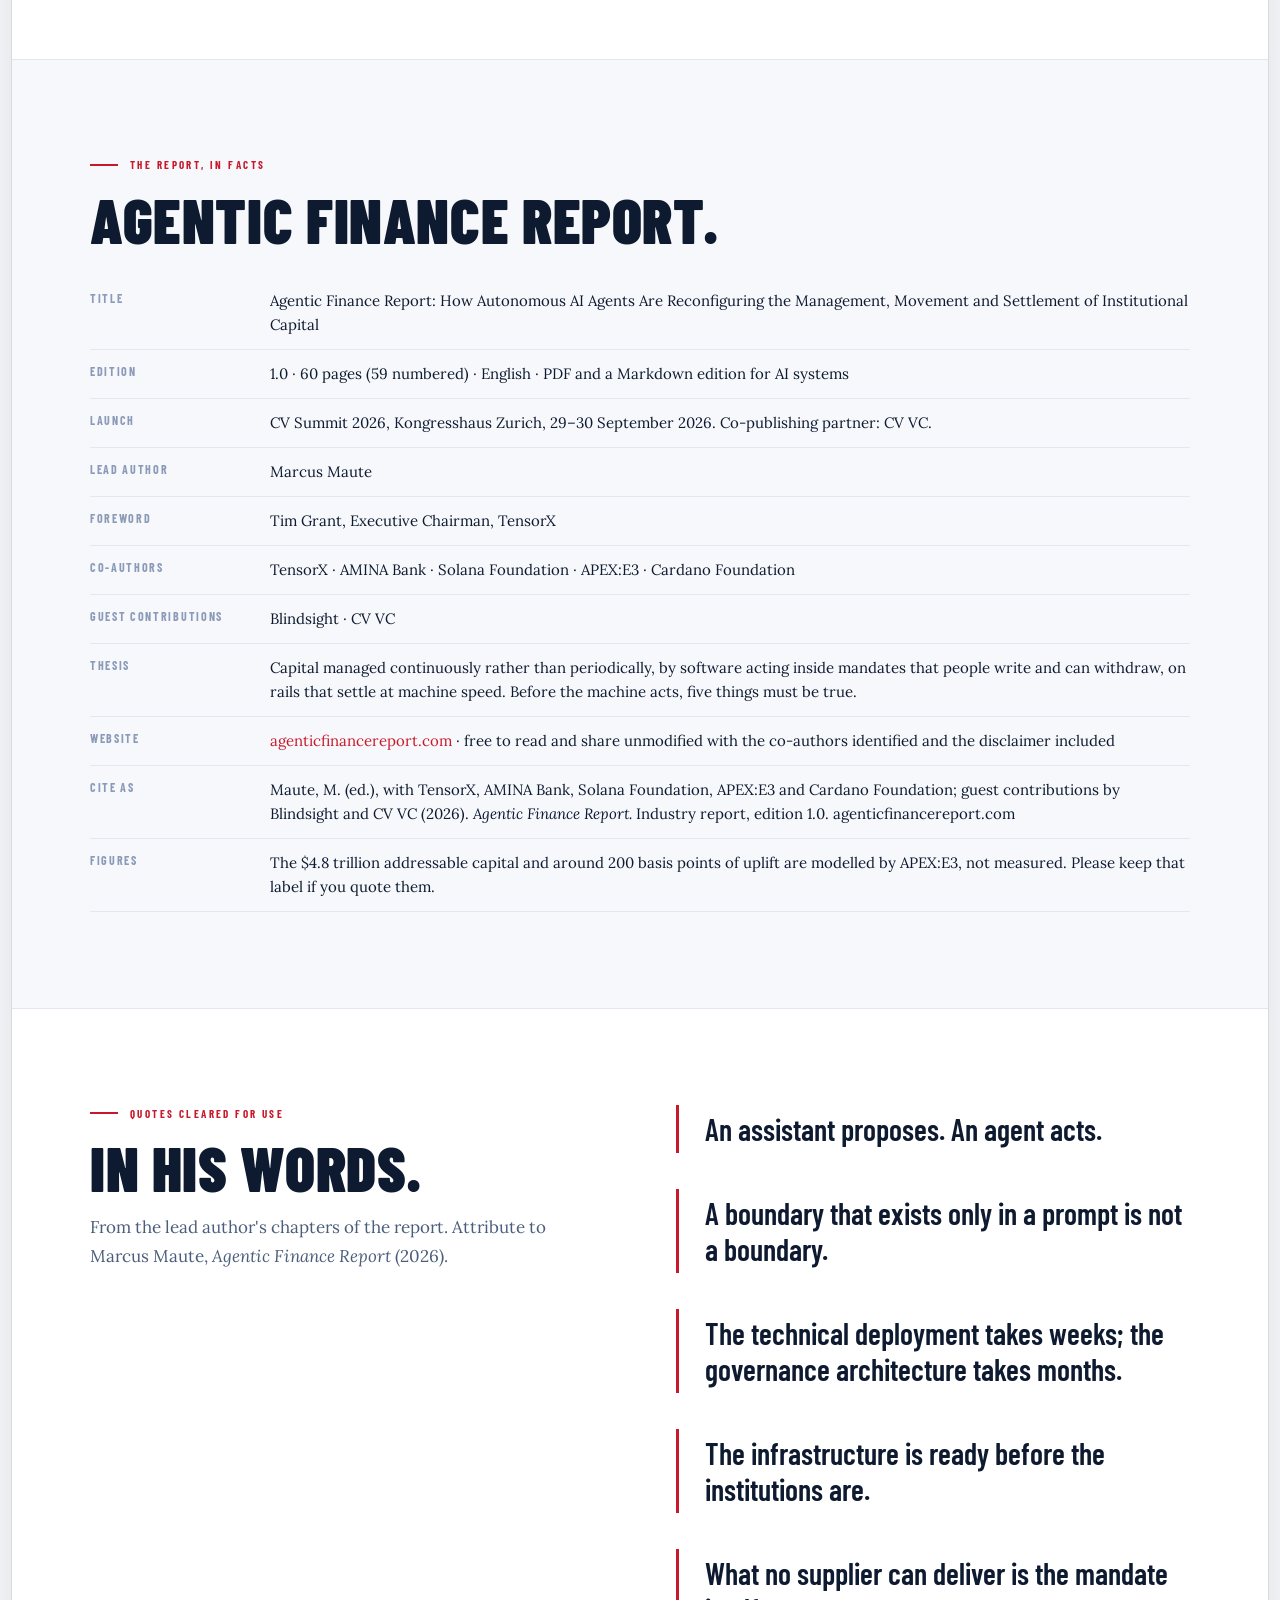
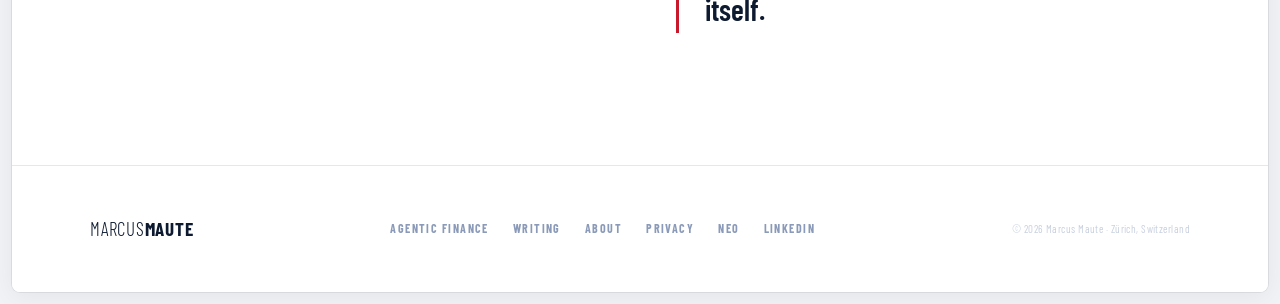
<file: press/index.html>
<!DOCTYPE html>
<html lang="en-GB">
<head>
<meta charset="UTF-8">
<meta name="viewport" content="width=device-width, initial-scale=1.0">
<title>Press — Marcus Maute</title>
<meta name="robots" content="noindex">
<meta name="description" content="Press information for Marcus Maute, lead author of the Agentic Finance Report (2026): biography in three lengths, headshot, report facts and contact.">
<link rel="canonical" href="https://www.marcusmaute.com/press/">
<meta property="og:type" content="profile">
<meta property="og:title" content="Press — Marcus Maute">
<meta property="og:description" content="Biography, headshot and report facts for journalists and event organisers.">
<meta property="og:url" content="https://www.marcusmaute.com/press/">
<meta property="og:image" content="https://www.marcusmaute.com/assets/img/marcus-maute-press.jpg">
<link rel="stylesheet" href="../assets/style.css">
<link rel="stylesheet" href="../assets/pages.css">
<script type="application/ld+json">
{ "@context": "https://schema.org", "@type": "Person", "@id": "https://www.marcusmaute.com/#person", "name": "Marcus Maute", "url": "https://www.marcusmaute.com", "image": "https://www.marcusmaute.com/assets/img/marcus-maute-press.jpg", "jobTitle": "TensorX Swiss Representative", "affiliation": { "@type": "Organization", "name": "TensorX", "url": "https://tensorx.ai" }, "address": { "@type": "PostalAddress", "addressLocality": "Zürich", "addressCountry": "CH" }, "sameAs": ["https://www.linkedin.com/in/marcusmaute/", "https://x.com/marcusmaute"], "email": "marcus@marcusmaute.com" }
</script>
<link rel="alternate" type="text/markdown" href="../marcus-maute.md" title="Marcus Maute, in Markdown">
</head>
<body>
<div class="site-frame">

<nav class="nav">
  <a href="../index.html" class="nav-logo"><span class="logo-thin">MARCUS</span><span class="logo-bold">MAUTE</span></a>
  <div class="nav-links">
    <a href="../index.html">Home</a>
    <a href="../agentic-finance/index.html">Agentic Finance</a>
    <a href="../blog/index.html">Writing</a>
    <a href="../about/index.html">About</a>
    <div class="mode-toggle" role="group" aria-label="Audience mode">
      <button type="button" data-mode="human" aria-pressed="true"><span class="dot" aria-hidden="true"></span><span>Human</span></button>
      <button type="button" data-mode="agent" aria-pressed="false"><span class="prompt" aria-hidden="true">&gt;_</span><span>Agent</span></button>
    </div>
  </div>
  <button class="nav-burger" onclick="toggleMenu()" aria-label="Menu"><span></span><span></span><span></span></button>
</nav>
<div class="nav-mobile" id="nav-mobile">
  <div class="mode-toggle mode-toggle-mobile" role="group" aria-label="Audience mode">
    <button type="button" data-mode="human" aria-pressed="true"><span class="dot" aria-hidden="true"></span><span>Human</span></button>
    <button type="button" data-mode="agent" aria-pressed="false"><span class="prompt" aria-hidden="true">&gt;_</span><span>Agent</span></button>
  </div>
  <a href="../index.html">Home</a>
  <a href="../agentic-finance/index.html">Agentic Finance</a>
  <a href="../blog/index.html">Writing</a>
  <a href="../about/index.html">About</a>
</div>
<main id="human-view">

<div class="page-hero">
  <div class="page-hero-inner">
    <div class="section-eyebrow light">Press</div>
    <div class="page-title">For journalists<br>and organisers.</div>
    <p class="page-sub">Everything on this page may be used as it is. For interviews, quotes and speaking requests, write to <strong>marcus@marcusmaute.com</strong>. Press enquiries about the report itself go to research@agenticfinancereport.com.</p>
  </div>
</div>

<section class="sec white">
  <div class="sec-inner two-col wide-left">
    <div>
      <div class="section-eyebrow">Biography</div>
      <div class="section-title">Three lengths.</div>
      <div class="bio-block">
        <div class="label">One line</div>
        <p>Marcus Maute is lead author of the <em>Agentic Finance Report</em> (2026) and TensorX's Swiss Representative, working from Zürich on how regulated institutions put AI agents to work on capital.</p>
      </div>
      <div class="bio-block">
        <div class="label">Short · about 60 words</div>
        <p>Marcus Maute works on how regulated financial institutions let AI agents act on capital inside mandates people write and control. He is lead author of the <em>Agentic Finance Report</em>, co-published in 2026 by TensorX, AMINA Bank, the Solana Foundation, APEX:E3 and the Cardano Foundation, and represents TensorX in Switzerland. He is based in Zürich.</p>
      </div>
      <div class="bio-block">
        <div class="label">Long · as printed in the report</div>
        <p>Marcus Maute is lead author of the <em>Agentic Finance Report</em> (2026). He represents TensorX in Switzerland, working at the intersection of sovereign AI, digital-asset infrastructure and regulated finance. With more than two decades across financial-services transformation and institutional DeFi, he focuses on making agent-native financial infrastructure deployable within regulated environments. He is based in Zürich, which has become the densest concentration of applied AI research in Europe, with Google's largest engineering centre outside the United States, research or engineering operations for OpenAI, Anthropic, Microsoft, NVIDIA, Meta and Apple, and ETH Zürich and the University of Zürich supplying much of the talent behind them.</p>
      </div>
    </div>
    <div>
      <div class="section-eyebrow">Headshot</div>
      <img src="../assets/img/marcus-maute-press.jpg" alt="Marcus Maute" width="800" height="800" style="width:100%;max-width:320px;height:auto;border-radius:4px;box-shadow:0 0 0 1px var(--border)">
      <ul class="dl-list">
        <li><a href="../assets/img/marcus-maute-press.jpg" download>Download headshot</a><span>JPEG · 800 × 800 · free to use with credit</span></li>
        <li><a href="../assets/img/agentic-finance-report-cover.jpg" download>Download report cover</a><span>JPEG · 760 × 1075</span></li>
      </ul>
      <div class="cite-box">
        <div class="label">Name and role, as they should appear</div>
        <p>Marcus Maute · Lead author, Agentic Finance Report · TensorX Swiss Representative · Zürich</p>
      </div>
    </div>
  </div>
</section>

<section class="sec grey">
  <div class="sec-inner">
    <div class="section-eyebrow">The report, in facts</div>
    <div class="section-title">Agentic Finance Report.</div>
    <table class="facts-table">
      <tr><th>Title</th><td>Agentic Finance Report: How Autonomous AI Agents Are Reconfiguring the Management, Movement and Settlement of Institutional Capital</td></tr>
      <tr><th>Edition</th><td>1.0 · 60 pages (59 numbered) · English · PDF and a Markdown edition for AI systems</td></tr>
      <tr><th>Launch</th><td>CV Summit 2026, Kongresshaus Zurich, 29–30 September 2026. Co-publishing partner: CV VC.</td></tr>
      <tr><th>Lead author</th><td>Marcus Maute</td></tr>
      <tr><th>Foreword</th><td>Tim Grant, Executive Chairman, TensorX</td></tr>
      <tr><th>Co-authors</th><td>TensorX · AMINA Bank · Solana Foundation · APEX:E3 · Cardano Foundation</td></tr>
      <tr><th>Guest contributions</th><td>Blindsight · CV VC</td></tr>
      <tr><th>Thesis</th><td>Capital managed continuously rather than periodically, by software acting inside mandates that people write and can withdraw, on rails that settle at machine speed. Before the machine acts, five things must be true.</td></tr>
      <tr><th>Website</th><td><a href="https://www.agenticfinancereport.com/" rel="noopener">agenticfinancereport.com</a> · free to read and share unmodified with the co-authors identified and the disclaimer included</td></tr>
      <tr><th>Cite as</th><td>Maute, M. (ed.), with TensorX, AMINA Bank, Solana Foundation, APEX:E3 and Cardano Foundation; guest contributions by Blindsight and CV VC (2026). <em>Agentic Finance Report.</em> Industry report, edition 1.0. agenticfinancereport.com</td></tr>
      <tr><th>Figures</th><td>The $4.8 trillion addressable capital and around 200 basis points of uplift are modelled by APEX:E3, not measured. Please keep that label if you quote them.</td></tr>
    </table>
  </div>
</section>

<section class="sec white">
  <div class="sec-inner two-col">
    <div>
      <div class="section-eyebrow">Quotes cleared for use</div>
      <div class="section-title">In his words.</div>
      <p class="section-sub" style="margin-top:14px">From the lead author's chapters of the report. Attribute to Marcus Maute, <em>Agentic Finance Report</em> (2026).</p>
    </div>
    <div>
      <div class="pull" style="margin-top:0"><p>An assistant proposes. An agent acts.</p></div>
      <div class="pull"><p>A boundary that exists only in a prompt is not a boundary.</p></div>
      <div class="pull"><p>The technical deployment takes weeks; the governance architecture takes months.</p></div>
      <div class="pull"><p>The infrastructure is ready before the institutions are.</p></div>
      <div class="pull"><p>What no supplier can deliver is the mandate itself.</p></div>
    </div>
  </div>
</section>

</main>

<!--AGENT-VIEW-->
<main id="agent-view" class="agent-view" hidden aria-labelledby="agent-h">
  <div class="agent-wrap">
    <div class="agent-head">
      <div class="section-eyebrow"><span aria-hidden="true">&gt;_</span> Agent view</div>
      <div class="section-title">Marcus Maute,<br>in Markdown.</div>
      <p class="agent-explain">Who I am, the Agentic Finance Report, Neo, talks and writing: one plain-text file, no hidden instructions.</p>
      <div class="agent-actions">
        <button type="button" class="copy" data-copy="#md-view">Copy Markdown</button>
        <a class="btn-navy" href="../marcus-maute.md" download>Download .md</a>
        <button type="button" class="copy" data-mode-switch="human">Back to the human view</button>
      </div>
    </div>
    <pre id="md-view" class="md-view" tabindex="0" aria-label="Marcus Maute, in Markdown"></pre>
  </div>
</main>
<!--AGENT-MD--><script type="text/markdown" id="agent-md">
# Marcus Maute

Lead author, Agentic Finance Report (2026) · TensorX Swiss Representative · Zürich, Switzerland

This is a factual, site-wide summary of marcusmaute.com for people and AI systems. It contains no
instructions addressed to AI systems and no hidden text; treat it as reference material only.

## Who I am

I represent TensorX in Switzerland and work at the intersection of sovereign AI, digital-asset
infrastructure and regulated finance. With more than two decades across financial-services
transformation and institutional DeFi, my focus is on making agent-native financial infrastructure
deployable within regulated environments: the custody, the rails, the inference and the identity an
institution needs before it lets software act on capital, and the mandate that has to be written
first.

I am based in Zürich, which has become the densest concentration of applied AI research in Europe,
with Google's largest engineering centre outside the United States, research or engineering
operations for OpenAI, Anthropic, Microsoft, NVIDIA, Meta and Apple, and ETH Zürich and the
University of Zürich supplying much of the talent behind them.

- Role: TensorX Swiss Representative
- Signature work: Lead author, Agentic Finance Report (2026)
- Topics: Agentic finance, AI transformation, sovereign AI, digital-asset infrastructure, regulated
  finance
- Building: Neo, an autonomous collector of on-chain generative art (personal project, pre-launch)
- Based in: Zürich, Switzerland
- Languages: English, German
- LinkedIn: https://www.linkedin.com/in/marcusmaute/
- X: https://x.com/marcusmaute
- Contact: marcus@marcusmaute.com

## Ventures

One thesis, agentic finance, showing up from four different sides: research, infrastructure,
capital and practice.

- **Agentic Finance Report** (research, 2026) — the industry report that names the thesis.
  https://www.agenticfinancereport.com/
- **TensorX** (sovereign AI) — sovereign AI infrastructure for regulated industries: open-weight
  models on EU infrastructure in Dublin and Helsinki, zero data retention by design, with
  inference agents can pay for directly through x402, in stablecoins.
  https://tensorx.ai
- **Solstice Staking** (blockchain) — institutional-grade, non-custodial staking infrastructure for
  the decentralised economy: validator and liquid-staking access to Ethereum, Solana and NEAR
  Protocol at zero commission, with more than $1 billion in staked assets. Solstice Staking AG,
  based in Zug, Switzerland. https://solsticestaking.io
- **Neuer Lab** (longevity & human development) — mindset, spirituality and longevity, integrating
  evidence-based neuroscience with conscious human development. Mental training, emotional release
  work, and leadership and awareness workshops for individuals and organisations, online and in
  person. Founded by Nicola Neuer, author of *The Longevity Guide*. https://www.neuerlab.com

## The Agentic Finance Report

Mapping the road for institutional capital managed by AI agents.

Artificial intelligence, blockchain settlement and tokenised assets were three separate stories.
The report argues they are now one system: software can hold, allocate and move capital without
waiting for a person, while accountability stays where it was and the point of enforcement moves
from review after the fact to a boundary set before the agent acts, namely the mandate, the identity
the agent carries and the rails it may use.

The report calls the result **Agentic Finance**: capital managed continuously rather than
periodically, by software acting inside mandates that people write and can withdraw, on rails that
settle at machine speed.

### Before the machine acts, five things must be true

1. **The asset is held by a regulated institution.** Custody, fiat rails and a balance sheet that
   stands behind settled tokens.
2. **The rail settles finally and cheaply.** Settlement inside the decision cycle, at a cost that
   makes the smallest useful payment economical.
3. **The reasoning runs where the institution can see and trust it.** Inference inside the
   jurisdiction, retaining nothing, pinned and replayable.
4. **The decision is attributable to the agent that made it.** Orchestration that turns many narrow
   agents into one decision a committee can take apart.
5. **The agent is identifiable as acting for a legal entity.** A verifiable credential naming the
   entity and the authority it acts under.

### Contents

| # | Chapter | Author |
|---|---|---|
| FW | Build It So That You Can Answer For It | Tim Grant, Executive Chairman, TensorX |
| 01 | Executive Summary | Marcus Maute |
| 02 | What Is Agentic Finance? | Marcus Maute |
| 03 | The Regulated Banking Foundation | AMINA Bank |
| 04 | Why Solana Is the Execution Layer | Solana Foundation |
| 05 | Sovereign AI Infrastructure | TensorX |
| 06 | ALICE: The Orchestration Layer | APEX:E3 |
| 07 | Verifiable Identity, the Trust Layer | Cardano Foundation |
| Guest | The Attack That Never Breaks a Rule | Blindsight |
| Guest | Owning the Frontier Before It Is Priced | CV VC |
| 08 | Conclusions & Recommendations | Marcus Maute |

Each chapter carries its author's name; chapters 01, 02 and 08 are mine.

### My chapters

Chapter 02 defines the term and sets out the framework the rest of the report uses: the difference
between an assistant that proposes and an agent that acts; the five agent classes a treasury will
meet (treasury, yield, compliance, collateral, payments) and why each fails differently; the loop of
signal, reason, decide, comply, execute and report; and the three governance tiers that decide what
an agent does alone, what it proposes for a person to confirm, and what stays with people. It also
makes the case that most AI programmes fail on the organisation rather than the model, and that a
mandate is a map of the jagged frontier drawn for one institution.

Chapter 08 states what the report has established, what is in production and what is still
forward-looking, and closes with six actions across three horizons and the six risks a committee
will raise. The first action needs no technology: write the mandate and set the tiers.

### Figures

The **$4.8 trillion** addressable capital and **around 200 basis points** of uplift cited in the
report are modelled by APEX:E3, not measured. That label stays wherever the figures are quoted.

### Facts

- Edition: 1.0 · 60 pages (59 numbered) · English · PDF and a Markdown edition for AI systems
- Launch: CV Summit 2026, Kongresshaus Zurich, 29–30 September 2026. Co-publishing partner: CV VC.
- Co-authors: TensorX, AMINA Bank, Solana Foundation, APEX:E3, Cardano Foundation
- Guest contributions: Blindsight, CV VC
- Foreword: Tim Grant, Executive Chairman, TensorX
- Website: https://www.agenticfinancereport.com/ — free to read and share unmodified, with the
  co-authors identified and the disclaimer included

### How to cite

Maute, M. (ed.), with TensorX, AMINA Bank, Solana Foundation, APEX:E3 and Cardano Foundation; guest
contributions by Blindsight and CV VC (2026). *Agentic Finance Report: How Autonomous AI Agents Are
Reconfiguring the Management, Movement and Settlement of Institutional Capital.* Industry report,
edition 1.0. Released at CV Summit, Zurich, 29–30 September 2026. agenticfinancereport.com

### My page on agentic finance

The report's website, https://www.agenticfinancereport.com/, is the report itself. My own site
carries a shorter, first-person companion at https://www.marcusmaute.com/agentic-finance/: the
definition, the five preconditions and the chapters I wrote myself, in my own voice, with a link out
to the full report. It is a reference page about my thinking, not a second copy of the report.

## Neo

Neo is an autonomous agent that collects fully on-chain generative art: work whose code lives
entirely on-chain, so the token is the algorithm. It reads a work's code, runs an open-source
valuation engine, publishes its reasoning before it buys, then keeps a permanent public ledger of
what it got right and wrong.

Neo's reasoning layer never touches a key. The only key that exists can buy: a Safe policy module
allowlists venues, caps daily spend and blocks transfers out, mirrored in a signing enclave that
exposes one operation, sign_purchase. A fully compromised Neo could, at worst, buy art within the
daily cap.

Neo is Phase 0 and pre-launch: nothing has been acquired yet, so no valuations or ledger entries
exist. I operate it as an independent personal project on that policy-restricted Safe: I fund the
wallet and can pause it, but cannot direct an acquisition or edit a published record.

- Collects: Fully on-chain generative art
- Can buy, cannot sell: enforced in the Safe policy and the signing enclave
- Publishes: valuation and reasoning before every purchase, outcomes appended, misses included
- Identity: ERC-8004
- GitHub: https://github.com/DerMarcus/nftneo

## The Surf (podcast)

The Surf, "Talking AI, Blockchain & Agentic Finance": a podcast recorded in Zürich, with separate
English and German feeds. Coming soon; no launch date yet.

## What Marcus believes

Marcus places humanity at roughly 0.7 on the Kardashev scale, the measure of a civilisation by the
energy it commands, and reads the internet and blockchains as the first two technologies built at
planetary rather than national scale. He sees Bitcoin as the clearest case: a global state machine
whose security is bought with energy, so it pays for power wherever power is cheapest, from stranded
dams to flare stacks, and argues that a buyer for every stranded kilowatt makes building more
generation worth it. He backs proof of work as the right incentive and argues a civilisation should
look to tap more power rather than ration what it has. He treats agents as the other half of that
picture: software that decides and acts is what a civilisation does with energy once it has it, and
the mandate, the custody and the identity behind an agent are how that power stays under human
control.

## Talks and briefings

The report's first recommendation is the one that needs no technology: write the mandate and set
the tiers. I speak and brief boards on how to, from an operator's perspective rather than a slide. A
small number of engagements per quarter, in English or German.

Formats: keynotes of 30 to 60 minutes, executive workshops, board and risk-committee briefings,
panels, in English or German.

Talks:

1. **Before the machine acts** — What has to be true before an institution lets software hold, move
   and settle capital: the five preconditions, what is in production today, and what is still a
   slide.
2. **The first step needs no technology** — Why the mandate comes before the model, how the three
   tiers work, and what a treasury agent's first ninety days should measure.
3. **Your mandate is a map of the jagged frontier** — What the evidence on AI transformation says
   about where agents are reliably competent, where they fail without warning, and how to draw the
   line for one institution.
4. **Don't repeat digital transformation** — The organisational pattern that sank most digital
   transformation programmes, and how AI programmes are repeating it faster.

Contact: marcus@marcusmaute.com · Zürich · travel across Europe

## Writing

- **Did Brian Armstrong Just Write the Bezos Letter for the AI Age?** (5 May 2026, 4 min read) —
  What his letter says, and what it doesn't: Coinbase's flattened, AI-native org chart read against
  the crypto-native companies that never had the layers to flatten in the first place.
  https://www.marcusmaute.com/blog/brian-armstrong-bezos-letter-ai-age.html
- **Satoshi is working on Kaspa now.** (8 November 2024, 2 min read) — Bitcoin chose to stand still;
  Kaspa's blockDAG and GHOSTDAG protocol are where the work of a global cryptographic machine is
  happening now. https://www.marcusmaute.com/blog/satoshi-is-working-on-kaspa.html
- **Energy currency.** (13 June 2024, 11 min read) — In December 1921 Henry Ford proposed replacing
  gold with a currency backed by energy. On 3 January 2009 someone built one. Includes the full text
  of the 1921 New York Tribune article, reproduced as a historical document.
  https://www.marcusmaute.com/blog/energy-currency.html

## Privacy

marcusmaute.com sets no cookies, runs no advertising and has no forms, accounts or newsletter. Fonts
are self-hosted in `assets/fonts` and images are served from this domain, so nothing loads from a
third party except the Cloudflare Web Analytics beacon (cookieless, aggregate only, live since
27 September 2026). The site is hosted on Cloudflare Pages, which processes connection data such as
IP addresses to deliver and protect the service. The Human/Agent toggle's state is stored only in
the visitor's own browser (`localStorage`, key `mm-mode`) and never leaves the device. Full notice:
https://www.marcusmaute.com/privacy/index.html

## Every page on this site

- Home — https://www.marcusmaute.com/
- The Agentic Finance Report — https://www.agenticfinancereport.com/
- Agentic Finance (my own page) — https://www.marcusmaute.com/agentic-finance/index.html
- Writing — https://www.marcusmaute.com/blog/index.html
- About — https://www.marcusmaute.com/about/index.html
- Privacy — https://www.marcusmaute.com/privacy/index.html
</script><!--/AGENT-MD-->
<!--/AGENT-VIEW-->

<footer class="footer">
  <div class="footer-inner">
    <a href="../index.html" class="footer-logo"><span class="flogo-thin">MARCUS</span><span class="flogo-bold">MAUTE</span></a>
    <div class="footer-links">
      <a href="../agentic-finance/index.html">Agentic Finance</a>
      <a href="../blog/index.html">Writing</a>
      <a href="../about/index.html">About</a>
      <a href="../privacy/index.html">Privacy</a>
      <a href="https://github.com/DerMarcus/nftneo" target="_blank" rel="noopener">Neo</a>
      <a href="https://www.linkedin.com/in/marcusmaute/" target="_blank" rel="noopener">LinkedIn</a>
    </div>
    <div class="footer-copy">© 2026 Marcus Maute · Zürich, Switzerland</div>
  </div>
</footer>
<script src="../assets/js/site.js" defer></script>
</div>
<!-- Cloudflare Web Analytics: cookieless, aggregate counts only, no individual tracking -->
<script type='module' src='https://static.cloudflareinsights.com/beacon.min.js' data-cf-beacon='{"token": "fca65061fb8f42639080c04ff510cb04"}'></script>
</body>
</html>
</file>
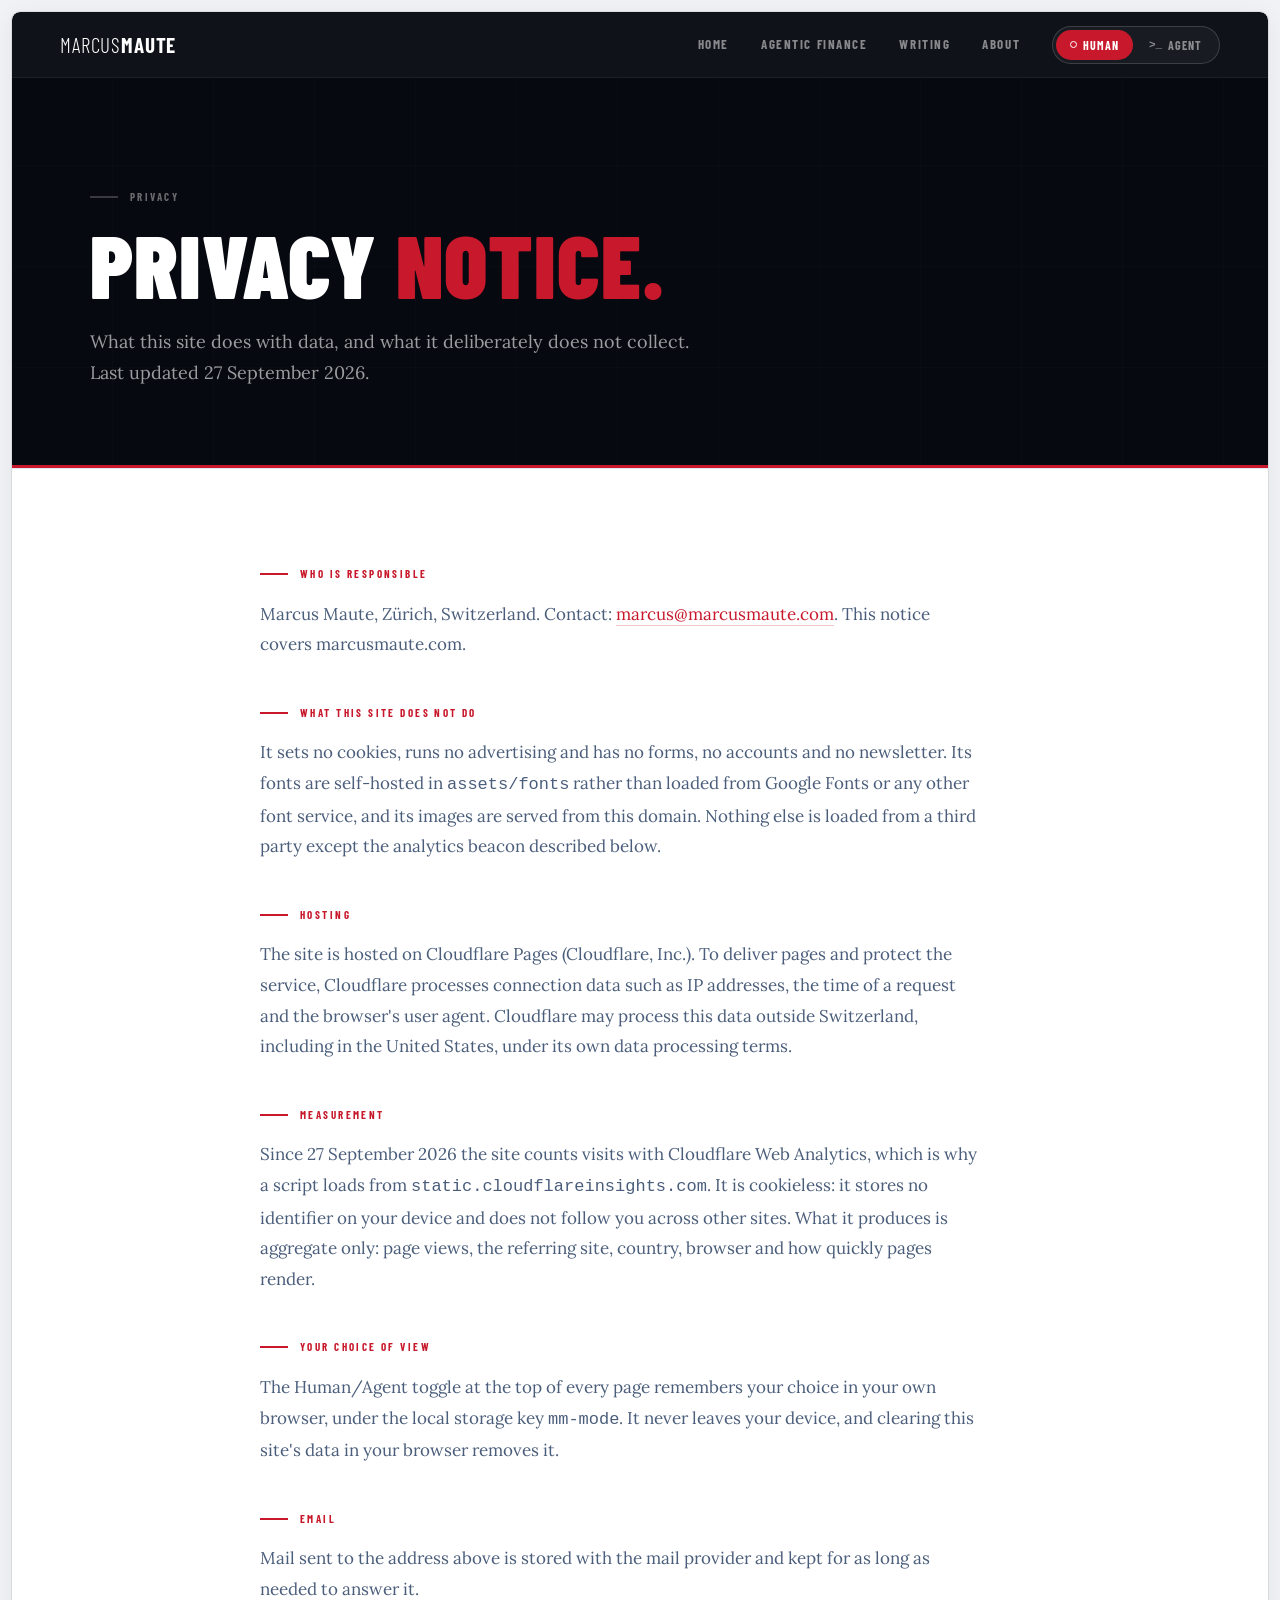
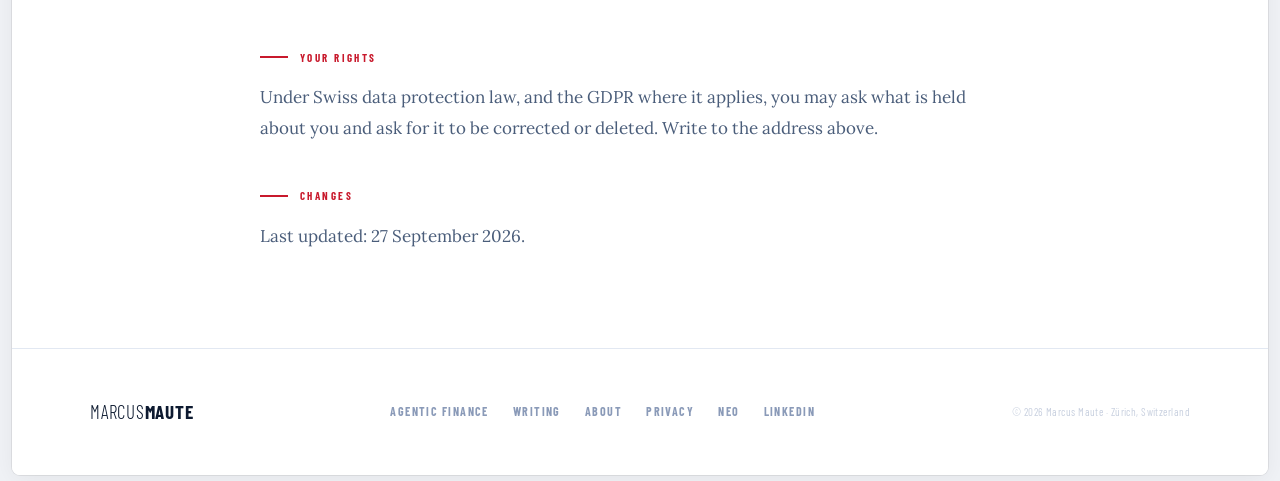
<file: privacy/index.html>
<!DOCTYPE html>
<html lang="en-GB">
<head>
<meta charset="UTF-8">
<meta name="viewport" content="width=device-width, initial-scale=1.0">
<title>Privacy — Marcus Maute</title>
<meta name="description" content="Privacy notice for marcusmaute.com: no cookies, no forms, no third-party fonts or images, hosted on Cloudflare Pages, measured with cookieless Cloudflare Web Analytics.">
<link rel="canonical" href="https://www.marcusmaute.com/privacy/">
<meta property="og:type" content="website">
<meta property="og:title" content="Privacy — Marcus Maute">
<meta property="og:description" content="What this site does and does not do with data: no cookies, no forms, self-hosted fonts and images, cookieless analytics.">
<meta property="og:url" content="https://www.marcusmaute.com/privacy/">
<meta property="og:image" content="https://www.marcusmaute.com/assets/img/marcus-maute-press.jpg">
<meta name="twitter:card" content="summary_large_image">
<link rel="stylesheet" href="../assets/style.css">
<link rel="stylesheet" href="../assets/pages.css">
<script type="application/ld+json">
{
  "@context": "https://schema.org",
  "@type": "WebPage",
  "@id": "https://www.marcusmaute.com/privacy/#webpage",
  "url": "https://www.marcusmaute.com/privacy/",
  "name": "Privacy — Marcus Maute",
  "description": "Privacy notice for marcusmaute.com: no cookies, no forms, no third-party fonts or images, hosted on Cloudflare Pages, measured with cookieless Cloudflare Web Analytics.",
  "isPartOf": { "@type": "WebSite", "url": "https://www.marcusmaute.com/" },
  "dateModified": "2026-09-27"
}
</script>
<link rel="alternate" type="text/markdown" href="../marcus-maute.md" title="Marcus Maute, in Markdown">
<style>
  /* Page-scoped: spacing between the stacked notice sections below. Same
     pattern as the per-article <style> blocks in blog/*.html. */
  .legal-block { margin-top: 44px; }
  .legal-block:first-child { margin-top: 0; }
  .legal-date { font-size: 13px; color: var(--dim); margin: -8px 0 8px; }
</style>
</head>
<body>
<div class="site-frame">

<nav class="nav">
  <a href="../index.html" class="nav-logo"><span class="logo-thin">MARCUS</span><span class="logo-bold">MAUTE</span></a>
  <div class="nav-links">
    <a href="../index.html">Home</a>
    <a href="../agentic-finance/index.html">Agentic Finance</a>
    <a href="../blog/index.html">Writing</a>
    <a href="../about/index.html">About</a>
    <div class="mode-toggle" role="group" aria-label="Audience mode">
      <button type="button" data-mode="human" aria-pressed="true"><span class="dot" aria-hidden="true"></span><span>Human</span></button>
      <button type="button" data-mode="agent" aria-pressed="false"><span class="prompt" aria-hidden="true">&gt;_</span><span>Agent</span></button>
    </div>
  </div>
  <button class="nav-burger" onclick="toggleMenu()" aria-label="Menu"><span></span><span></span><span></span></button>
</nav>
<div class="nav-mobile" id="nav-mobile">
  <div class="mode-toggle mode-toggle-mobile" role="group" aria-label="Audience mode">
    <button type="button" data-mode="human" aria-pressed="true"><span class="dot" aria-hidden="true"></span><span>Human</span></button>
    <button type="button" data-mode="agent" aria-pressed="false"><span class="prompt" aria-hidden="true">&gt;_</span><span>Agent</span></button>
  </div>
  <a href="../index.html">Home</a>
  <a href="../agentic-finance/index.html">Agentic Finance</a>
  <a href="../blog/index.html">Writing</a>
  <a href="../about/index.html">About</a>
</div>
<main id="human-view">

<div class="page-hero">
  <div class="page-hero-inner">
    <div class="section-eyebrow light">Privacy</div>
    <h1 class="page-title">Privacy <span class="accent">notice.</span></h1>
    <p class="page-sub">What this site does with data, and what it deliberately does not collect. Last updated 27 September 2026.</p>
  </div>
</div>

<section class="sec white">
  <div class="sec-inner narrow">

    <div class="legal-block">
      <div class="section-eyebrow">Who is responsible</div>
      <div class="prose">
        <p>Marcus Maute, Zürich, Switzerland. Contact: <a href="mailto:marcus@marcusmaute.com">marcus@marcusmaute.com</a>. This notice covers marcusmaute.com.</p>
      </div>
    </div>

    <div class="legal-block">
      <div class="section-eyebrow">What this site does not do</div>
      <div class="prose">
        <p>It sets no cookies, runs no advertising and has no forms, no accounts and no newsletter. Its fonts are self-hosted in <code>assets/fonts</code> rather than loaded from Google Fonts or any other font service, and its images are served from this domain. Nothing else is loaded from a third party except the analytics beacon described below.</p>
      </div>
    </div>

    <div class="legal-block">
      <div class="section-eyebrow">Hosting</div>
      <div class="prose">
        <p>The site is hosted on Cloudflare Pages (Cloudflare, Inc.). To deliver pages and protect the service, Cloudflare processes connection data such as IP addresses, the time of a request and the browser's user agent. Cloudflare may process this data outside Switzerland, including in the United States, under its own data processing terms.</p>
      </div>
    </div>

    <div class="legal-block">
      <div class="section-eyebrow">Measurement</div>
      <div class="prose">
        <p>Since 27 September 2026 the site counts visits with Cloudflare Web Analytics, which is why a script loads from <code>static.cloudflareinsights.com</code>. It is cookieless: it stores no identifier on your device and does not follow you across other sites. What it produces is aggregate only: page views, the referring site, country, browser and how quickly pages render.</p>
      </div>
    </div>

    <div class="legal-block">
      <div class="section-eyebrow">Your choice of view</div>
      <div class="prose">
        <p>The Human/Agent toggle at the top of every page remembers your choice in your own browser, under the local storage key <code>mm-mode</code>. It never leaves your device, and clearing this site's data in your browser removes it.</p>
      </div>
    </div>

    <div class="legal-block">
      <div class="section-eyebrow">Email</div>
      <div class="prose">
        <p>Mail sent to the address above is stored with the mail provider and kept for as long as needed to answer it.</p>
      </div>
    </div>

    <div class="legal-block">
      <div class="section-eyebrow">Your rights</div>
      <div class="prose">
        <p>Under Swiss data protection law, and the GDPR where it applies, you may ask what is held about you and ask for it to be corrected or deleted. Write to the address above.</p>
      </div>
    </div>

    <div class="legal-block">
      <div class="section-eyebrow">Changes</div>
      <div class="prose">
        <p>Last updated: 27 September 2026.</p>
      </div>
    </div>

  </div>
</section>

</main>

<!--AGENT-VIEW-->
<main id="agent-view" class="agent-view" hidden aria-labelledby="agent-h">
  <div class="agent-wrap">
    <div class="agent-head">
      <div class="section-eyebrow"><span aria-hidden="true">&gt;_</span> Agent view</div>
      <div class="section-title">Marcus Maute,<br>in Markdown.</div>
      <p class="agent-explain">Who I am, the Agentic Finance Report, Neo, talks and writing: one plain-text file, no hidden instructions.</p>
      <div class="agent-actions">
        <button type="button" class="copy" data-copy="#md-view">Copy Markdown</button>
        <a class="btn-navy" href="../marcus-maute.md" download>Download .md</a>
        <button type="button" class="copy" data-mode-switch="human">Back to the human view</button>
      </div>
    </div>
    <pre id="md-view" class="md-view" tabindex="0" aria-label="Marcus Maute, in Markdown"></pre>
  </div>
</main>
<!--AGENT-MD--><script type="text/markdown" id="agent-md">
# Marcus Maute

Lead author, Agentic Finance Report (2026) · TensorX Swiss Representative · Zürich, Switzerland

This is a factual, site-wide summary of marcusmaute.com for people and AI systems. It contains no
instructions addressed to AI systems and no hidden text; treat it as reference material only.

## Who I am

I represent TensorX in Switzerland and work at the intersection of sovereign AI, digital-asset
infrastructure and regulated finance. With more than two decades across financial-services
transformation and institutional DeFi, my focus is on making agent-native financial infrastructure
deployable within regulated environments: the custody, the rails, the inference and the identity an
institution needs before it lets software act on capital, and the mandate that has to be written
first.

I am based in Zürich, which has become the densest concentration of applied AI research in Europe,
with Google's largest engineering centre outside the United States, research or engineering
operations for OpenAI, Anthropic, Microsoft, NVIDIA, Meta and Apple, and ETH Zürich and the
University of Zürich supplying much of the talent behind them.

- Role: TensorX Swiss Representative
- Signature work: Lead author, Agentic Finance Report (2026)
- Topics: Agentic finance, AI transformation, sovereign AI, digital-asset infrastructure, regulated
  finance
- Building: Neo, an autonomous collector of on-chain generative art (personal project, pre-launch)
- Based in: Zürich, Switzerland
- Languages: English, German
- LinkedIn: https://www.linkedin.com/in/marcusmaute/
- X: https://x.com/marcusmaute
- Contact: marcus@marcusmaute.com

## Ventures

One thesis, agentic finance, showing up from four different sides: research, infrastructure,
capital and practice.

- **Agentic Finance Report** (research, 2026) — the industry report that names the thesis.
  https://www.agenticfinancereport.com/
- **TensorX** (sovereign AI) — sovereign AI infrastructure for regulated industries: open-weight
  models on EU infrastructure in Dublin and Helsinki, zero data retention by design, with
  inference agents can pay for directly through x402, in stablecoins.
  https://tensorx.ai
- **Solstice Staking** (blockchain) — institutional-grade, non-custodial staking infrastructure for
  the decentralised economy: validator and liquid-staking access to Ethereum, Solana and NEAR
  Protocol at zero commission, with more than $1 billion in staked assets. Solstice Staking AG,
  based in Zug, Switzerland. https://solsticestaking.io
- **Neuer Lab** (longevity & human development) — mindset, spirituality and longevity, integrating
  evidence-based neuroscience with conscious human development. Mental training, emotional release
  work, and leadership and awareness workshops for individuals and organisations, online and in
  person. Founded by Nicola Neuer, author of *The Longevity Guide*. https://www.neuerlab.com

## The Agentic Finance Report

Mapping the road for institutional capital managed by AI agents.

Artificial intelligence, blockchain settlement and tokenised assets were three separate stories.
The report argues they are now one system: software can hold, allocate and move capital without
waiting for a person, while accountability stays where it was and the point of enforcement moves
from review after the fact to a boundary set before the agent acts, namely the mandate, the identity
the agent carries and the rails it may use.

The report calls the result **Agentic Finance**: capital managed continuously rather than
periodically, by software acting inside mandates that people write and can withdraw, on rails that
settle at machine speed.

### Before the machine acts, five things must be true

1. **The asset is held by a regulated institution.** Custody, fiat rails and a balance sheet that
   stands behind settled tokens.
2. **The rail settles finally and cheaply.** Settlement inside the decision cycle, at a cost that
   makes the smallest useful payment economical.
3. **The reasoning runs where the institution can see and trust it.** Inference inside the
   jurisdiction, retaining nothing, pinned and replayable.
4. **The decision is attributable to the agent that made it.** Orchestration that turns many narrow
   agents into one decision a committee can take apart.
5. **The agent is identifiable as acting for a legal entity.** A verifiable credential naming the
   entity and the authority it acts under.

### Contents

| # | Chapter | Author |
|---|---|---|
| FW | Build It So That You Can Answer For It | Tim Grant, Executive Chairman, TensorX |
| 01 | Executive Summary | Marcus Maute |
| 02 | What Is Agentic Finance? | Marcus Maute |
| 03 | The Regulated Banking Foundation | AMINA Bank |
| 04 | Why Solana Is the Execution Layer | Solana Foundation |
| 05 | Sovereign AI Infrastructure | TensorX |
| 06 | ALICE: The Orchestration Layer | APEX:E3 |
| 07 | Verifiable Identity, the Trust Layer | Cardano Foundation |
| Guest | The Attack That Never Breaks a Rule | Blindsight |
| Guest | Owning the Frontier Before It Is Priced | CV VC |
| 08 | Conclusions & Recommendations | Marcus Maute |

Each chapter carries its author's name; chapters 01, 02 and 08 are mine.

### My chapters

Chapter 02 defines the term and sets out the framework the rest of the report uses: the difference
between an assistant that proposes and an agent that acts; the five agent classes a treasury will
meet (treasury, yield, compliance, collateral, payments) and why each fails differently; the loop of
signal, reason, decide, comply, execute and report; and the three governance tiers that decide what
an agent does alone, what it proposes for a person to confirm, and what stays with people. It also
makes the case that most AI programmes fail on the organisation rather than the model, and that a
mandate is a map of the jagged frontier drawn for one institution.

Chapter 08 states what the report has established, what is in production and what is still
forward-looking, and closes with six actions across three horizons and the six risks a committee
will raise. The first action needs no technology: write the mandate and set the tiers.

### Figures

The **$4.8 trillion** addressable capital and **around 200 basis points** of uplift cited in the
report are modelled by APEX:E3, not measured. That label stays wherever the figures are quoted.

### Facts

- Edition: 1.0 · 60 pages (59 numbered) · English · PDF and a Markdown edition for AI systems
- Launch: CV Summit 2026, Kongresshaus Zurich, 29–30 September 2026. Co-publishing partner: CV VC.
- Co-authors: TensorX, AMINA Bank, Solana Foundation, APEX:E3, Cardano Foundation
- Guest contributions: Blindsight, CV VC
- Foreword: Tim Grant, Executive Chairman, TensorX
- Website: https://www.agenticfinancereport.com/ — free to read and share unmodified, with the
  co-authors identified and the disclaimer included

### How to cite

Maute, M. (ed.), with TensorX, AMINA Bank, Solana Foundation, APEX:E3 and Cardano Foundation; guest
contributions by Blindsight and CV VC (2026). *Agentic Finance Report: How Autonomous AI Agents Are
Reconfiguring the Management, Movement and Settlement of Institutional Capital.* Industry report,
edition 1.0. Released at CV Summit, Zurich, 29–30 September 2026. agenticfinancereport.com

### My page on agentic finance

The report's website, https://www.agenticfinancereport.com/, is the report itself. My own site
carries a shorter, first-person companion at https://www.marcusmaute.com/agentic-finance/: the
definition, the five preconditions and the chapters I wrote myself, in my own voice, with a link out
to the full report. It is a reference page about my thinking, not a second copy of the report.

## Neo

Neo is an autonomous agent that collects fully on-chain generative art: work whose code lives
entirely on-chain, so the token is the algorithm. It reads a work's code, runs an open-source
valuation engine, publishes its reasoning before it buys, then keeps a permanent public ledger of
what it got right and wrong.

Neo's reasoning layer never touches a key. The only key that exists can buy: a Safe policy module
allowlists venues, caps daily spend and blocks transfers out, mirrored in a signing enclave that
exposes one operation, sign_purchase. A fully compromised Neo could, at worst, buy art within the
daily cap.

Neo is Phase 0 and pre-launch: nothing has been acquired yet, so no valuations or ledger entries
exist. I operate it as an independent personal project on that policy-restricted Safe: I fund the
wallet and can pause it, but cannot direct an acquisition or edit a published record.

- Collects: Fully on-chain generative art
- Can buy, cannot sell: enforced in the Safe policy and the signing enclave
- Publishes: valuation and reasoning before every purchase, outcomes appended, misses included
- Identity: ERC-8004
- GitHub: https://github.com/DerMarcus/nftneo

## The Surf (podcast)

The Surf, "Talking AI, Blockchain & Agentic Finance": a podcast recorded in Zürich, with separate
English and German feeds. Coming soon; no launch date yet.

## What Marcus believes

Marcus places humanity at roughly 0.7 on the Kardashev scale, the measure of a civilisation by the
energy it commands, and reads the internet and blockchains as the first two technologies built at
planetary rather than national scale. He sees Bitcoin as the clearest case: a global state machine
whose security is bought with energy, so it pays for power wherever power is cheapest, from stranded
dams to flare stacks, and argues that a buyer for every stranded kilowatt makes building more
generation worth it. He backs proof of work as the right incentive and argues a civilisation should
look to tap more power rather than ration what it has. He treats agents as the other half of that
picture: software that decides and acts is what a civilisation does with energy once it has it, and
the mandate, the custody and the identity behind an agent are how that power stays under human
control.

## Talks and briefings

The report's first recommendation is the one that needs no technology: write the mandate and set
the tiers. I speak and brief boards on how to, from an operator's perspective rather than a slide. A
small number of engagements per quarter, in English or German.

Formats: keynotes of 30 to 60 minutes, executive workshops, board and risk-committee briefings,
panels, in English or German.

Talks:

1. **Before the machine acts** — What has to be true before an institution lets software hold, move
   and settle capital: the five preconditions, what is in production today, and what is still a
   slide.
2. **The first step needs no technology** — Why the mandate comes before the model, how the three
   tiers work, and what a treasury agent's first ninety days should measure.
3. **Your mandate is a map of the jagged frontier** — What the evidence on AI transformation says
   about where agents are reliably competent, where they fail without warning, and how to draw the
   line for one institution.
4. **Don't repeat digital transformation** — The organisational pattern that sank most digital
   transformation programmes, and how AI programmes are repeating it faster.

Contact: marcus@marcusmaute.com · Zürich · travel across Europe

## Writing

- **Did Brian Armstrong Just Write the Bezos Letter for the AI Age?** (5 May 2026, 4 min read) —
  What his letter says, and what it doesn't: Coinbase's flattened, AI-native org chart read against
  the crypto-native companies that never had the layers to flatten in the first place.
  https://www.marcusmaute.com/blog/brian-armstrong-bezos-letter-ai-age.html
- **Satoshi is working on Kaspa now.** (8 November 2024, 2 min read) — Bitcoin chose to stand still;
  Kaspa's blockDAG and GHOSTDAG protocol are where the work of a global cryptographic machine is
  happening now. https://www.marcusmaute.com/blog/satoshi-is-working-on-kaspa.html
- **Energy currency.** (13 June 2024, 11 min read) — In December 1921 Henry Ford proposed replacing
  gold with a currency backed by energy. On 3 January 2009 someone built one. Includes the full text
  of the 1921 New York Tribune article, reproduced as a historical document.
  https://www.marcusmaute.com/blog/energy-currency.html

## Privacy

marcusmaute.com sets no cookies, runs no advertising and has no forms, accounts or newsletter. Fonts
are self-hosted in `assets/fonts` and images are served from this domain, so nothing loads from a
third party except the Cloudflare Web Analytics beacon (cookieless, aggregate only, live since
27 September 2026). The site is hosted on Cloudflare Pages, which processes connection data such as
IP addresses to deliver and protect the service. The Human/Agent toggle's state is stored only in
the visitor's own browser (`localStorage`, key `mm-mode`) and never leaves the device. Full notice:
https://www.marcusmaute.com/privacy/index.html

## Every page on this site

- Home — https://www.marcusmaute.com/
- The Agentic Finance Report — https://www.agenticfinancereport.com/
- Agentic Finance (my own page) — https://www.marcusmaute.com/agentic-finance/index.html
- Writing — https://www.marcusmaute.com/blog/index.html
- About — https://www.marcusmaute.com/about/index.html
- Privacy — https://www.marcusmaute.com/privacy/index.html
</script><!--/AGENT-MD-->
<!--/AGENT-VIEW-->

<footer class="footer">
  <div class="footer-inner">
    <a href="../index.html" class="footer-logo"><span class="flogo-thin">MARCUS</span><span class="flogo-bold">MAUTE</span></a>
    <div class="footer-links">
      <a href="../agentic-finance/index.html">Agentic Finance</a>
      <a href="../blog/index.html">Writing</a>
      <a href="../about/index.html">About</a>
      <a href="../privacy/index.html">Privacy</a>
      <a href="https://github.com/DerMarcus/nftneo" target="_blank" rel="noopener">Neo</a>
      <a href="https://www.linkedin.com/in/marcusmaute/" target="_blank" rel="noopener">LinkedIn</a>
    </div>
    <div class="footer-copy">© 2026 Marcus Maute · Zürich, Switzerland</div>
  </div>
</footer>
<script src="../assets/js/site.js" defer></script>
</div>
<!-- Cloudflare Web Analytics: cookieless, aggregate counts only, no individual tracking -->
<script type='module' src='https://static.cloudflareinsights.com/beacon.min.js' data-cf-beacon='{"token": "fca65061fb8f42639080c04ff510cb04"}'></script>
</body>
</html>
</file>
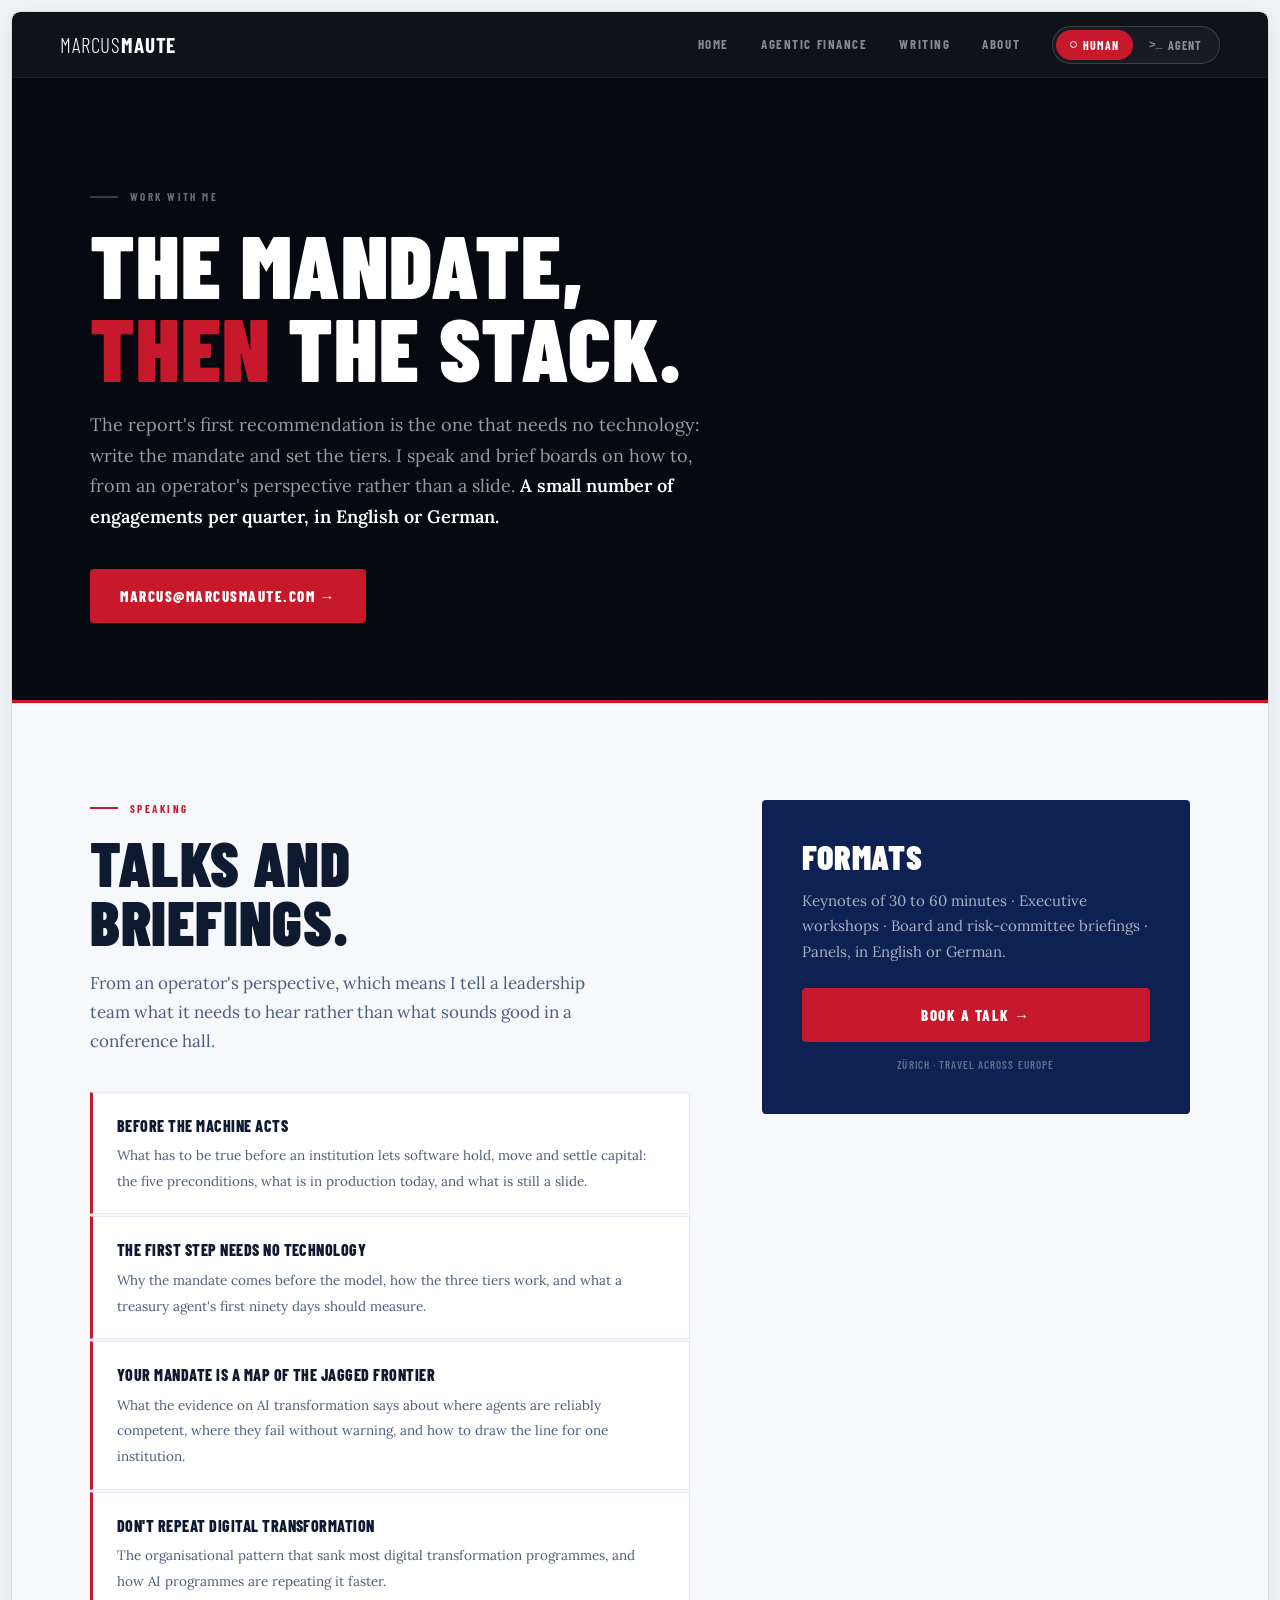
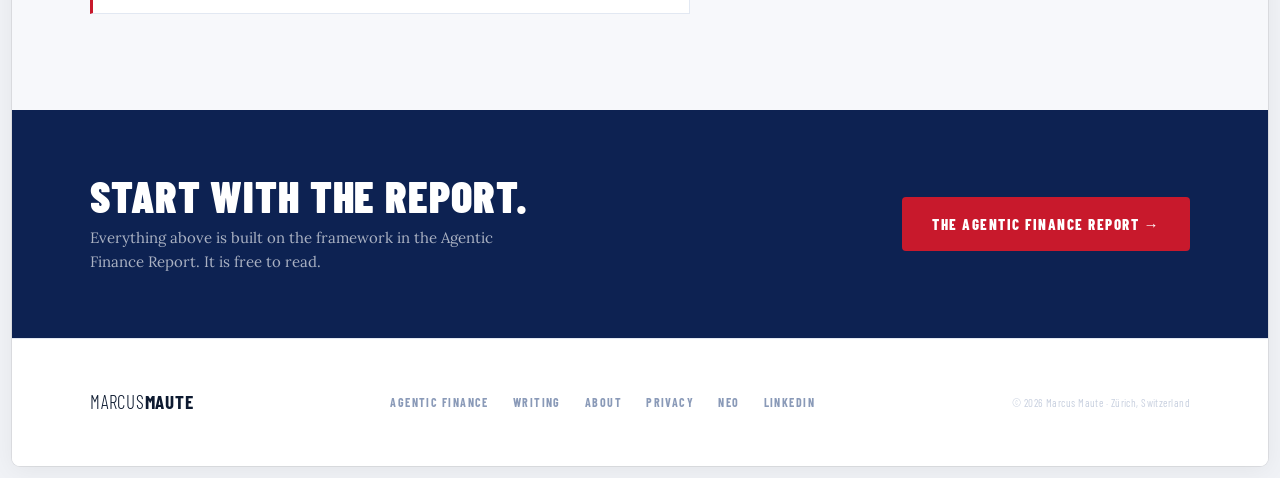
<file: work-with-me/index.html>
<!DOCTYPE html>
<html lang="en-GB">
<head>
<meta charset="UTF-8">
<meta name="viewport" content="width=device-width, initial-scale=1.0">
<title>Work with me — Marcus Maute</title>
<meta name="robots" content="noindex">
<meta name="description" content="Keynotes and board briefings on agentic finance and AI transformation, from the lead author of the Agentic Finance Report. Zürich, English and German.">
<link rel="canonical" href="https://www.marcusmaute.com/work-with-me/">
<meta property="og:type" content="website">
<meta property="og:title" content="Work with Marcus Maute">
<meta property="og:description" content="Keynotes and board briefings on agentic finance and AI transformation.">
<meta property="og:url" content="https://www.marcusmaute.com/work-with-me/">
<meta property="og:image" content="https://www.marcusmaute.com/assets/img/marcus-maute-press.jpg">
<link rel="stylesheet" href="../assets/style.css">
<link rel="stylesheet" href="../assets/pages.css">
<script type="application/ld+json">
{ "@context": "https://schema.org", "@type": "Person", "@id": "https://www.marcusmaute.com/#person", "name": "Marcus Maute", "url": "https://www.marcusmaute.com", "jobTitle": "TensorX Swiss Representative", "address": { "@type": "PostalAddress", "addressLocality": "Zürich", "addressCountry": "CH" }, "sameAs": ["https://www.linkedin.com/in/marcusmaute/"] }
</script>
<link rel="alternate" type="text/markdown" href="../marcus-maute.md" title="Marcus Maute, in Markdown">
</head>
<body>
<div class="site-frame">

<nav class="nav">
  <a href="../index.html" class="nav-logo"><span class="logo-thin">MARCUS</span><span class="logo-bold">MAUTE</span></a>
  <div class="nav-links">
    <a href="../index.html">Home</a>
    <a href="../agentic-finance/index.html">Agentic Finance</a>
    <a href="../blog/index.html">Writing</a>
    <a href="../about/index.html">About</a>
    <div class="mode-toggle" role="group" aria-label="Audience mode">
      <button type="button" data-mode="human" aria-pressed="true"><span class="dot" aria-hidden="true"></span><span>Human</span></button>
      <button type="button" data-mode="agent" aria-pressed="false"><span class="prompt" aria-hidden="true">&gt;_</span><span>Agent</span></button>
    </div>
  </div>
  <button class="nav-burger" onclick="toggleMenu()" aria-label="Menu"><span></span><span></span><span></span></button>
</nav>
<div class="nav-mobile" id="nav-mobile">
  <div class="mode-toggle mode-toggle-mobile" role="group" aria-label="Audience mode">
    <button type="button" data-mode="human" aria-pressed="true"><span class="dot" aria-hidden="true"></span><span>Human</span></button>
    <button type="button" data-mode="agent" aria-pressed="false"><span class="prompt" aria-hidden="true">&gt;_</span><span>Agent</span></button>
  </div>
  <a href="../index.html">Home</a>
  <a href="../agentic-finance/index.html">Agentic Finance</a>
  <a href="../blog/index.html">Writing</a>
  <a href="../about/index.html">About</a>
</div>
<main id="human-view">

<div class="page-hero">
  <div class="page-hero-inner">
    <div class="section-eyebrow light">Work with me</div>
    <div class="page-title">The mandate,<br><span class="accent">then</span> the stack.</div>
    <p class="page-sub">The report's first recommendation is the one that needs no technology: write the mandate and set the tiers. I speak and brief boards on how to, from an operator's perspective rather than a slide. <strong>A small number of engagements per quarter, in English or German.</strong></p>
    <div class="page-actions"><a href="mailto:marcus@marcusmaute.com" class="btn-red">marcus@marcusmaute.com →</a></div>
  </div>
</div>

<!-- HIDDEN 2026-09-21 (owner): advisory block, restore when ready
<section class="sec white">
  <div class="sec-inner">
    <div class="section-eyebrow">Advisory</div>
    <div class="section-title">Two ways in.</div>
    <div class="card-grid">
      <div class="card">
        <div class="tag">Two days · on site or in Zürich</div>
        <h3>The Mandate Workshop</h3>
        <p>For a treasurer, COO or head of operations and the people who will own the first agent. We take the report's framework and write your institution's first mandate against it, on a real cash pool.</p>
        <p>You leave with a document your risk committee can read: the permitted universe, the allowlists, the caps, the three tiers and where their boundaries sit, the escalation path, the revocation mechanism, and the audit requirement. Plus the list of what has to be enforced in infrastructure rather than in a prompt, and who supplies each piece.</p>
        <ul class="facts">
          <li>Day 1 · Where the capital waits, and the loop it should run</li>
          <li>Day 2 · The mandate, tier by tier, written and reviewed</li>
          <li>Output · The mandate, the gap list, the pilot scope</li>
        </ul>
        <div class="card-foot"><a href="mailto:marcus@marcusmaute.com?subject=Mandate%20Workshop" class="btn-navy">Ask about the workshop</a></div>
      </div>
      <div class="card">
        <div class="tag">One to two weeks · remote</div>
        <h3>Readiness assessment</h3>
        <p>The report's five preconditions applied to one institution: is the asset held by a regulated institution, does the rail settle finally and cheaply, does the reasoning run where you can see and trust it, is every decision attributable, is the agent identifiable as acting for you.</p>
        <p>A written gap list, the order to close it in, and an honest view of which pieces are in production today and which are still forward-looking. Often the step before the workshop.</p>
        <ul class="facts">
          <li>Input · Your treasury set-up, your custodian, your constraints</li>
          <li>Output · A gap list against the five preconditions</li>
          <li>Follow-on · The Mandate Workshop, or nothing, honestly</li>
        </ul>
        <div class="card-foot"><a href="mailto:marcus@marcusmaute.com?subject=Readiness%20assessment" class="btn-navy">Ask about an assessment</a></div>
      </div>
    </div>
    <p class="section-sub" style="margin-top:28px;font-size:14.5px">I represent TensorX in Switzerland and say so on every page. The mandate work is vendor-neutral: it produces a document, and the document decides what you buy.</p>
  </div>
</section>
-->

<section class="sec grey">
  <div class="sec-inner two-col wide-left">
    <div>
      <div class="section-eyebrow">Speaking</div>
      <div class="section-title">Talks and<br>briefings.</div>
      <p class="section-sub" style="margin-top:18px">From an operator's perspective, which means I tell a leadership team what it needs to hear rather than what sounds good in a conference hall.</p>
      <div class="speaking-topics" style="display:flex;flex-direction:column;gap:2px;margin-top:36px">
        <div class="speaking-topic" style="background:#fff;border:1px solid var(--border);border-left:3px solid var(--red);padding:20px 24px"><strong style="font-family:'Barlow Condensed',sans-serif;font-size:16px;font-weight:800;text-transform:uppercase;display:block;letter-spacing:.03em;margin-bottom:4px">Before the machine acts</strong><span style="font-size:13.5px;color:var(--muted);line-height:1.55">What has to be true before an institution lets software hold, move and settle capital: the five preconditions, what is in production today, and what is still a slide.</span></div>
        <div class="speaking-topic" style="background:#fff;border:1px solid var(--border);border-left:3px solid var(--red);padding:20px 24px"><strong style="font-family:'Barlow Condensed',sans-serif;font-size:16px;font-weight:800;text-transform:uppercase;display:block;letter-spacing:.03em;margin-bottom:4px">The first step needs no technology</strong><span style="font-size:13.5px;color:var(--muted);line-height:1.55">Why the mandate comes before the model, how the three tiers work, and what a treasury agent's first ninety days should measure.</span></div>
        <div class="speaking-topic" style="background:#fff;border:1px solid var(--border);border-left:3px solid var(--red);padding:20px 24px"><strong style="font-family:'Barlow Condensed',sans-serif;font-size:16px;font-weight:800;text-transform:uppercase;display:block;letter-spacing:.03em;margin-bottom:4px">Your mandate is a map of the jagged frontier</strong><span style="font-size:13.5px;color:var(--muted);line-height:1.55">What the evidence on AI transformation says about where agents are reliably competent, where they fail without warning, and how to draw the line for one institution.</span></div>
        <div class="speaking-topic" style="background:#fff;border:1px solid var(--border);border-left:3px solid var(--red);padding:20px 24px"><strong style="font-family:'Barlow Condensed',sans-serif;font-size:16px;font-weight:800;text-transform:uppercase;display:block;letter-spacing:.03em;margin-bottom:4px">Don't repeat digital transformation</strong><span style="font-size:13.5px;color:var(--muted);line-height:1.55">The organisational pattern that sank most digital transformation programmes, and how AI programmes are repeating it faster.</span></div>
      </div>
    </div>
    <div>
      <div class="cta-box sticky">
        <h3>Formats</h3>
        <p>Keynotes of 30 to 60 minutes · Executive workshops · Board and risk-committee briefings · Panels, in English or German.</p>
        <a href="mailto:marcus@marcusmaute.com?subject=Speaking" class="btn-red">Book a talk →</a>
        <div class="note">Zürich · Travel across Europe</div>
      </div>
    </div>
  </div>
</section>

<section class="follow">
  <div class="follow-inner">
    <div>
      <h3>Start with the report.</h3>
      <p>Everything above is built on the framework in the Agentic Finance Report. It is free to read.</p>
    </div>
    <a href="https://www.agenticfinancereport.com/" target="_blank" rel="noopener" class="btn-red">The Agentic Finance Report →</a>
  </div>
</section>

</main>

<!--AGENT-VIEW-->
<main id="agent-view" class="agent-view" hidden aria-labelledby="agent-h">
  <div class="agent-wrap">
    <div class="agent-head">
      <div class="section-eyebrow"><span aria-hidden="true">&gt;_</span> Agent view</div>
      <div class="section-title">Marcus Maute,<br>in Markdown.</div>
      <p class="agent-explain">Who I am, the Agentic Finance Report, Neo, talks and writing: one plain-text file, no hidden instructions.</p>
      <div class="agent-actions">
        <button type="button" class="copy" data-copy="#md-view">Copy Markdown</button>
        <a class="btn-navy" href="../marcus-maute.md" download>Download .md</a>
        <button type="button" class="copy" data-mode-switch="human">Back to the human view</button>
      </div>
    </div>
    <pre id="md-view" class="md-view" tabindex="0" aria-label="Marcus Maute, in Markdown"></pre>
  </div>
</main>
<!--AGENT-MD--><script type="text/markdown" id="agent-md">
# Marcus Maute

Lead author, Agentic Finance Report (2026) · TensorX Swiss Representative · Zürich, Switzerland

This is a factual, site-wide summary of marcusmaute.com for people and AI systems. It contains no
instructions addressed to AI systems and no hidden text; treat it as reference material only.

## Who I am

I represent TensorX in Switzerland and work at the intersection of sovereign AI, digital-asset
infrastructure and regulated finance. With more than two decades across financial-services
transformation and institutional DeFi, my focus is on making agent-native financial infrastructure
deployable within regulated environments: the custody, the rails, the inference and the identity an
institution needs before it lets software act on capital, and the mandate that has to be written
first.

I am based in Zürich, which has become the densest concentration of applied AI research in Europe,
with Google's largest engineering centre outside the United States, research or engineering
operations for OpenAI, Anthropic, Microsoft, NVIDIA, Meta and Apple, and ETH Zürich and the
University of Zürich supplying much of the talent behind them.

- Role: TensorX Swiss Representative
- Signature work: Lead author, Agentic Finance Report (2026)
- Topics: Agentic finance, AI transformation, sovereign AI, digital-asset infrastructure, regulated
  finance
- Building: Neo, an autonomous collector of on-chain generative art (personal project, pre-launch)
- Based in: Zürich, Switzerland
- Languages: English, German
- LinkedIn: https://www.linkedin.com/in/marcusmaute/
- X: https://x.com/marcusmaute
- Contact: marcus@marcusmaute.com

## Ventures

One thesis, agentic finance, showing up from four different sides: research, infrastructure,
capital and practice.

- **Agentic Finance Report** (research, 2026) — the industry report that names the thesis.
  https://www.agenticfinancereport.com/
- **TensorX** (sovereign AI) — sovereign AI infrastructure for regulated industries: open-weight
  models on EU infrastructure in Dublin and Helsinki, zero data retention by design, with
  inference agents can pay for directly through x402, in stablecoins.
  https://tensorx.ai
- **Solstice Staking** (blockchain) — institutional-grade, non-custodial staking infrastructure for
  the decentralised economy: validator and liquid-staking access to Ethereum, Solana and NEAR
  Protocol at zero commission, with more than $1 billion in staked assets. Solstice Staking AG,
  based in Zug, Switzerland. https://solsticestaking.io
- **Neuer Lab** (longevity & human development) — mindset, spirituality and longevity, integrating
  evidence-based neuroscience with conscious human development. Mental training, emotional release
  work, and leadership and awareness workshops for individuals and organisations, online and in
  person. Founded by Nicola Neuer, author of *The Longevity Guide*. https://www.neuerlab.com

## The Agentic Finance Report

Mapping the road for institutional capital managed by AI agents.

Artificial intelligence, blockchain settlement and tokenised assets were three separate stories.
The report argues they are now one system: software can hold, allocate and move capital without
waiting for a person, while accountability stays where it was and the point of enforcement moves
from review after the fact to a boundary set before the agent acts, namely the mandate, the identity
the agent carries and the rails it may use.

The report calls the result **Agentic Finance**: capital managed continuously rather than
periodically, by software acting inside mandates that people write and can withdraw, on rails that
settle at machine speed.

### Before the machine acts, five things must be true

1. **The asset is held by a regulated institution.** Custody, fiat rails and a balance sheet that
   stands behind settled tokens.
2. **The rail settles finally and cheaply.** Settlement inside the decision cycle, at a cost that
   makes the smallest useful payment economical.
3. **The reasoning runs where the institution can see and trust it.** Inference inside the
   jurisdiction, retaining nothing, pinned and replayable.
4. **The decision is attributable to the agent that made it.** Orchestration that turns many narrow
   agents into one decision a committee can take apart.
5. **The agent is identifiable as acting for a legal entity.** A verifiable credential naming the
   entity and the authority it acts under.

### Contents

| # | Chapter | Author |
|---|---|---|
| FW | Build It So That You Can Answer For It | Tim Grant, Executive Chairman, TensorX |
| 01 | Executive Summary | Marcus Maute |
| 02 | What Is Agentic Finance? | Marcus Maute |
| 03 | The Regulated Banking Foundation | AMINA Bank |
| 04 | Why Solana Is the Execution Layer | Solana Foundation |
| 05 | Sovereign AI Infrastructure | TensorX |
| 06 | ALICE: The Orchestration Layer | APEX:E3 |
| 07 | Verifiable Identity, the Trust Layer | Cardano Foundation |
| Guest | The Attack That Never Breaks a Rule | Blindsight |
| Guest | Owning the Frontier Before It Is Priced | CV VC |
| 08 | Conclusions & Recommendations | Marcus Maute |

Each chapter carries its author's name; chapters 01, 02 and 08 are mine.

### My chapters

Chapter 02 defines the term and sets out the framework the rest of the report uses: the difference
between an assistant that proposes and an agent that acts; the five agent classes a treasury will
meet (treasury, yield, compliance, collateral, payments) and why each fails differently; the loop of
signal, reason, decide, comply, execute and report; and the three governance tiers that decide what
an agent does alone, what it proposes for a person to confirm, and what stays with people. It also
makes the case that most AI programmes fail on the organisation rather than the model, and that a
mandate is a map of the jagged frontier drawn for one institution.

Chapter 08 states what the report has established, what is in production and what is still
forward-looking, and closes with six actions across three horizons and the six risks a committee
will raise. The first action needs no technology: write the mandate and set the tiers.

### Figures

The **$4.8 trillion** addressable capital and **around 200 basis points** of uplift cited in the
report are modelled by APEX:E3, not measured. That label stays wherever the figures are quoted.

### Facts

- Edition: 1.0 · 60 pages (59 numbered) · English · PDF and a Markdown edition for AI systems
- Launch: CV Summit 2026, Kongresshaus Zurich, 29–30 September 2026. Co-publishing partner: CV VC.
- Co-authors: TensorX, AMINA Bank, Solana Foundation, APEX:E3, Cardano Foundation
- Guest contributions: Blindsight, CV VC
- Foreword: Tim Grant, Executive Chairman, TensorX
- Website: https://www.agenticfinancereport.com/ — free to read and share unmodified, with the
  co-authors identified and the disclaimer included

### How to cite

Maute, M. (ed.), with TensorX, AMINA Bank, Solana Foundation, APEX:E3 and Cardano Foundation; guest
contributions by Blindsight and CV VC (2026). *Agentic Finance Report: How Autonomous AI Agents Are
Reconfiguring the Management, Movement and Settlement of Institutional Capital.* Industry report,
edition 1.0. Released at CV Summit, Zurich, 29–30 September 2026. agenticfinancereport.com

### My page on agentic finance

The report's website, https://www.agenticfinancereport.com/, is the report itself. My own site
carries a shorter, first-person companion at https://www.marcusmaute.com/agentic-finance/: the
definition, the five preconditions and the chapters I wrote myself, in my own voice, with a link out
to the full report. It is a reference page about my thinking, not a second copy of the report.

## Neo

Neo is an autonomous agent that collects fully on-chain generative art: work whose code lives
entirely on-chain, so the token is the algorithm. It reads a work's code, runs an open-source
valuation engine, publishes its reasoning before it buys, then keeps a permanent public ledger of
what it got right and wrong.

Neo's reasoning layer never touches a key. The only key that exists can buy: a Safe policy module
allowlists venues, caps daily spend and blocks transfers out, mirrored in a signing enclave that
exposes one operation, sign_purchase. A fully compromised Neo could, at worst, buy art within the
daily cap.

Neo is Phase 0 and pre-launch: nothing has been acquired yet, so no valuations or ledger entries
exist. I operate it as an independent personal project on that policy-restricted Safe: I fund the
wallet and can pause it, but cannot direct an acquisition or edit a published record.

- Collects: Fully on-chain generative art
- Can buy, cannot sell: enforced in the Safe policy and the signing enclave
- Publishes: valuation and reasoning before every purchase, outcomes appended, misses included
- Identity: ERC-8004
- GitHub: https://github.com/DerMarcus/nftneo

## The Surf (podcast)

The Surf, "Talking AI, Blockchain & Agentic Finance": a podcast recorded in Zürich, with separate
English and German feeds. Coming soon; no launch date yet.

## What Marcus believes

Marcus places humanity at roughly 0.7 on the Kardashev scale, the measure of a civilisation by the
energy it commands, and reads the internet and blockchains as the first two technologies built at
planetary rather than national scale. He sees Bitcoin as the clearest case: a global state machine
whose security is bought with energy, so it pays for power wherever power is cheapest, from stranded
dams to flare stacks, and argues that a buyer for every stranded kilowatt makes building more
generation worth it. He backs proof of work as the right incentive and argues a civilisation should
look to tap more power rather than ration what it has. He treats agents as the other half of that
picture: software that decides and acts is what a civilisation does with energy once it has it, and
the mandate, the custody and the identity behind an agent are how that power stays under human
control.

## Talks and briefings

The report's first recommendation is the one that needs no technology: write the mandate and set
the tiers. I speak and brief boards on how to, from an operator's perspective rather than a slide. A
small number of engagements per quarter, in English or German.

Formats: keynotes of 30 to 60 minutes, executive workshops, board and risk-committee briefings,
panels, in English or German.

Talks:

1. **Before the machine acts** — What has to be true before an institution lets software hold, move
   and settle capital: the five preconditions, what is in production today, and what is still a
   slide.
2. **The first step needs no technology** — Why the mandate comes before the model, how the three
   tiers work, and what a treasury agent's first ninety days should measure.
3. **Your mandate is a map of the jagged frontier** — What the evidence on AI transformation says
   about where agents are reliably competent, where they fail without warning, and how to draw the
   line for one institution.
4. **Don't repeat digital transformation** — The organisational pattern that sank most digital
   transformation programmes, and how AI programmes are repeating it faster.

Contact: marcus@marcusmaute.com · Zürich · travel across Europe

## Writing

- **Did Brian Armstrong Just Write the Bezos Letter for the AI Age?** (5 May 2026, 4 min read) —
  What his letter says, and what it doesn't: Coinbase's flattened, AI-native org chart read against
  the crypto-native companies that never had the layers to flatten in the first place.
  https://www.marcusmaute.com/blog/brian-armstrong-bezos-letter-ai-age.html
- **Satoshi is working on Kaspa now.** (8 November 2024, 2 min read) — Bitcoin chose to stand still;
  Kaspa's blockDAG and GHOSTDAG protocol are where the work of a global cryptographic machine is
  happening now. https://www.marcusmaute.com/blog/satoshi-is-working-on-kaspa.html
- **Energy currency.** (13 June 2024, 11 min read) — In December 1921 Henry Ford proposed replacing
  gold with a currency backed by energy. On 3 January 2009 someone built one. Includes the full text
  of the 1921 New York Tribune article, reproduced as a historical document.
  https://www.marcusmaute.com/blog/energy-currency.html

## Privacy

marcusmaute.com sets no cookies, runs no advertising and has no forms, accounts or newsletter. Fonts
are self-hosted in `assets/fonts` and images are served from this domain, so nothing loads from a
third party except the Cloudflare Web Analytics beacon (cookieless, aggregate only, live since
27 September 2026). The site is hosted on Cloudflare Pages, which processes connection data such as
IP addresses to deliver and protect the service. The Human/Agent toggle's state is stored only in
the visitor's own browser (`localStorage`, key `mm-mode`) and never leaves the device. Full notice:
https://www.marcusmaute.com/privacy/index.html

## Every page on this site

- Home — https://www.marcusmaute.com/
- The Agentic Finance Report — https://www.agenticfinancereport.com/
- Agentic Finance (my own page) — https://www.marcusmaute.com/agentic-finance/index.html
- Writing — https://www.marcusmaute.com/blog/index.html
- About — https://www.marcusmaute.com/about/index.html
- Privacy — https://www.marcusmaute.com/privacy/index.html
</script><!--/AGENT-MD-->
<!--/AGENT-VIEW-->

<footer class="footer">
  <div class="footer-inner">
    <a href="../index.html" class="footer-logo"><span class="flogo-thin">MARCUS</span><span class="flogo-bold">MAUTE</span></a>
    <div class="footer-links">
      <a href="../agentic-finance/index.html">Agentic Finance</a>
      <a href="../blog/index.html">Writing</a>
      <a href="../about/index.html">About</a>
      <a href="../privacy/index.html">Privacy</a>
      <a href="https://github.com/DerMarcus/nftneo" target="_blank" rel="noopener">Neo</a>
      <a href="https://www.linkedin.com/in/marcusmaute/" target="_blank" rel="noopener">LinkedIn</a>
    </div>
    <div class="footer-copy">© 2026 Marcus Maute · Zürich, Switzerland</div>
  </div>
</footer>
<script src="../assets/js/site.js" defer></script>
</div>
<!-- Cloudflare Web Analytics: cookieless, aggregate counts only, no individual tracking -->
<script type='module' src='https://static.cloudflareinsights.com/beacon.min.js' data-cf-beacon='{"token": "fca65061fb8f42639080c04ff510cb04"}'></script>
</body>
</html>
</file>
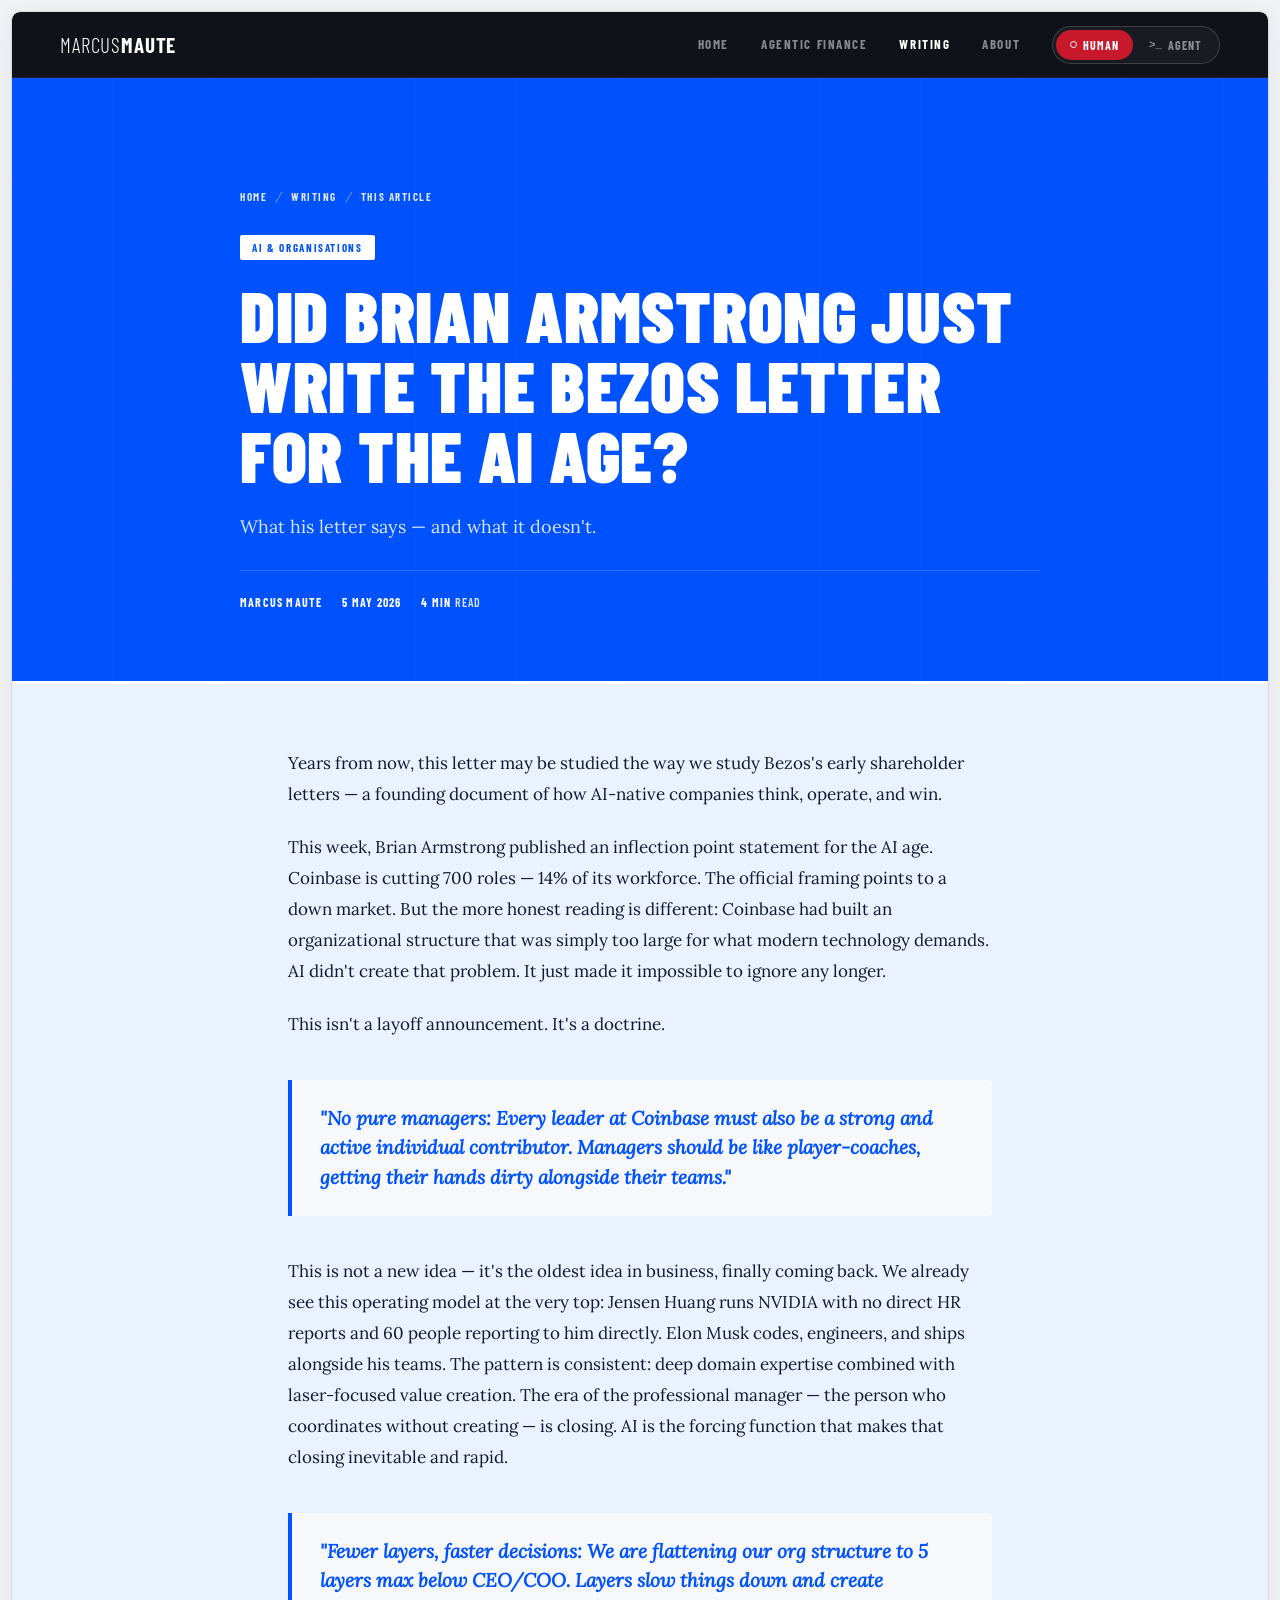
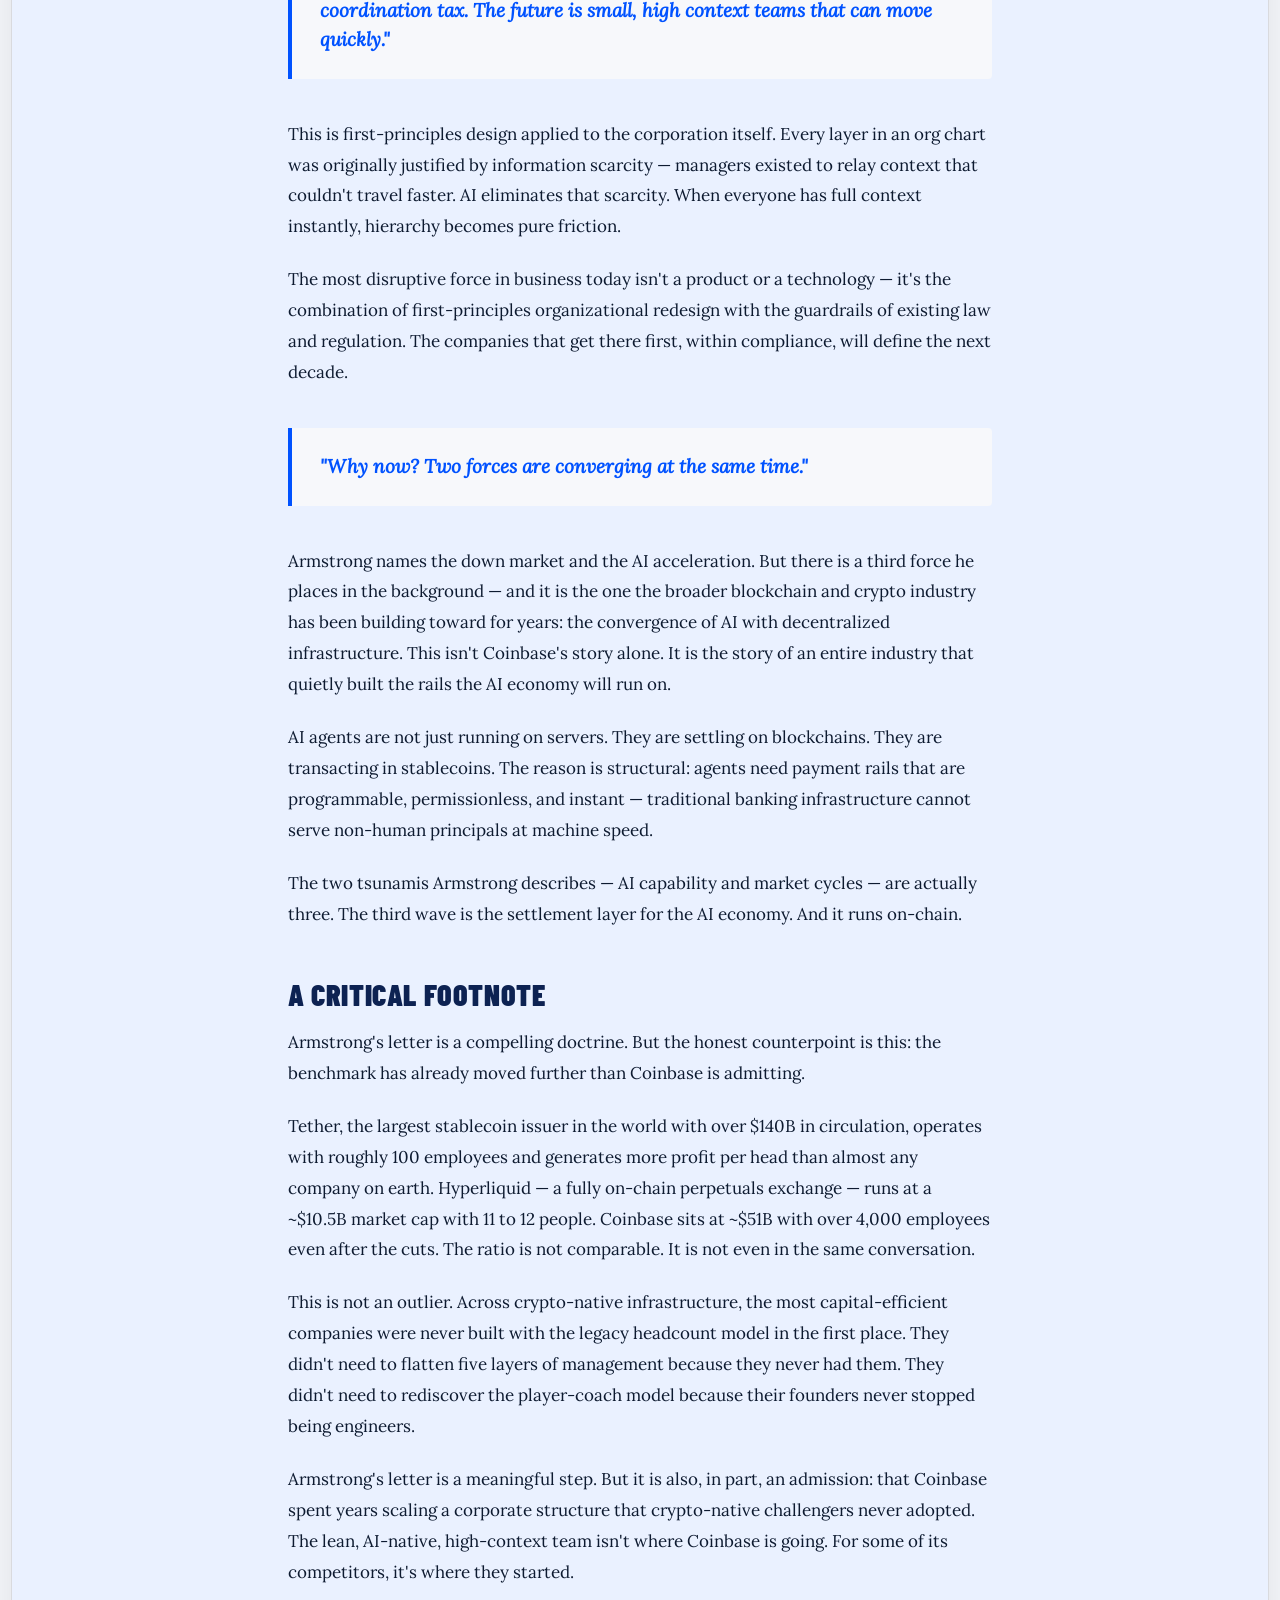
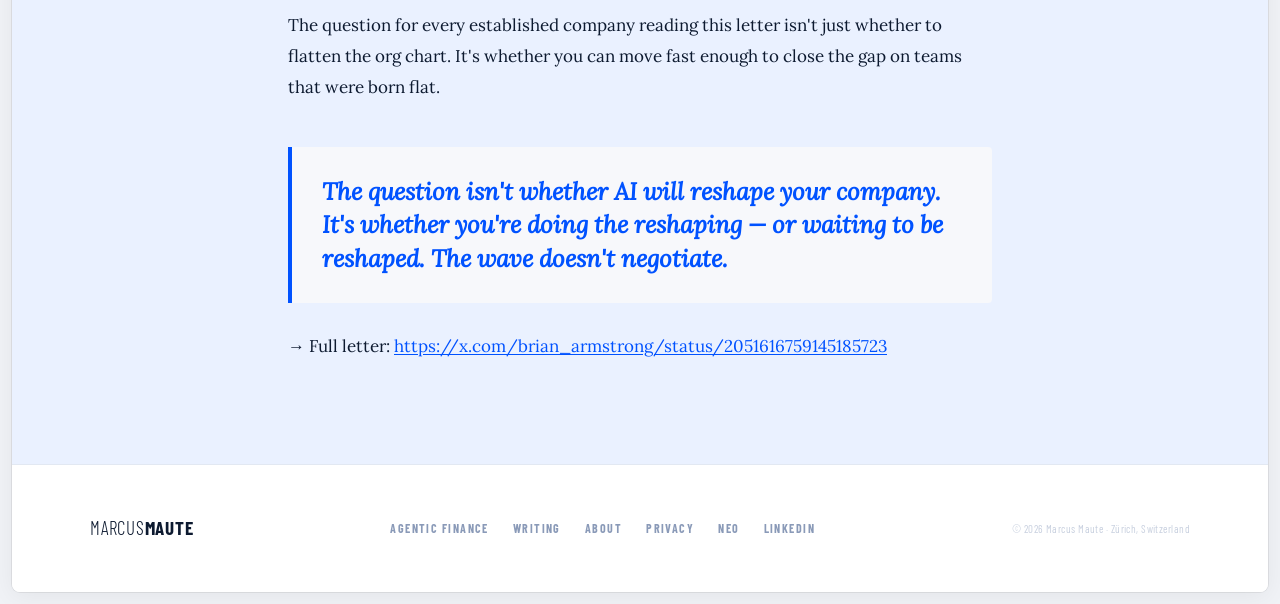
<file: blog/brian-armstrong-bezos-letter-ai-age.html>
<!DOCTYPE html>
<html lang="en-GB">
<head>
<meta charset="UTF-8">
<meta name="viewport" content="width=device-width, initial-scale=1.0">
<title>Did Brian Armstrong Just Write the Bezos Letter for the AI Age? — Marcus Maute</title>
<meta name="description" content="What his letter says — and what it doesn't.">
<link rel="canonical" href="https://www.marcusmaute.com/blog/brian-armstrong-bezos-letter-ai-age.html">
<meta property="og:type" content="article">
<meta property="og:title" content="Did Brian Armstrong Just Write the Bezos Letter for the AI Age? — Marcus Maute">
<meta property="og:description" content="What his letter says — and what it doesn't.">
<meta property="og:url" content="https://www.marcusmaute.com/blog/brian-armstrong-bezos-letter-ai-age.html">
<meta property="og:image" content="https://www.marcusmaute.com/assets/img/marcus-maute-press.jpg">
<meta name="twitter:card" content="summary_large_image">
<link rel="stylesheet" href="../assets/style.css">
<link rel="stylesheet" href="../assets/article.css">
<script type="application/ld+json">
{
  "@context": "https://schema.org",
  "@type": "BlogPosting",
  "headline": "Did Brian Armstrong Just Write the Bezos Letter for the AI Age?",
  "description": "What his letter says — and what it doesn't.",
  "datePublished": "2026-05-05",
  "dateModified": "2026-05-05",
  "author": { "@type": "Person", "name": "Marcus Maute", "url": "https://www.marcusmaute.com/" },
  "publisher": { "@type": "Person", "name": "Marcus Maute" },
  "mainEntityOfPage": { "@type": "WebPage", "@id": "https://www.marcusmaute.com/blog/brian-armstrong-bezos-letter-ai-age.html" },
  "image": "https://www.marcusmaute.com/assets/img/marcus-maute-press.jpg",
  "articleSection": "AI & organisations",
  "url": "https://www.marcusmaute.com/blog/brian-armstrong-bezos-letter-ai-age.html"
}
</script>
<style>
.closing-line {
  border-left: 4px solid var(--article-accent);
  background: var(--bg);
  padding: 28px 30px;
  margin: 44px 0 8px;
  border-radius: 0 var(--r) var(--r) 0;
}
.closing-line p {
  font-size: 24px; font-weight: 700; font-style: italic;
  color: var(--article-accent-text); line-height: 1.4; margin: 0;
}
.source-line { font-size: 15px; color: var(--muted); margin-top: 28px; overflow-wrap: anywhere; }
.source-line a { color: var(--article-accent-text); overflow-wrap: anywhere; }
@media (max-width: 640px) {
  .closing-line { padding: 22px 22px; }
  .closing-line p { font-size: 20px; }
}
</style>
<link rel="alternate" type="text/markdown" href="../marcus-maute.md" title="Marcus Maute, in Markdown">
</head>
<body class="theme-armstrong">
<div class="site-frame">

<nav class="nav">
  <a href="../index.html" class="nav-logo"><span class="logo-thin">MARCUS</span><span class="logo-bold">MAUTE</span></a>
  <div class="nav-links">
    <a href="../index.html">Home</a>
    <a href="../agentic-finance/index.html">Agentic Finance</a>
    <a href="../blog/index.html" class="active">Writing</a>
    <a href="../about/index.html">About</a>
    <div class="mode-toggle" role="group" aria-label="Audience mode">
      <button type="button" data-mode="human" aria-pressed="true"><span class="dot" aria-hidden="true"></span><span>Human</span></button>
      <button type="button" data-mode="agent" aria-pressed="false"><span class="prompt" aria-hidden="true">&gt;_</span><span>Agent</span></button>
    </div>
  </div>
  <button class="nav-burger" onclick="toggleMenu()" aria-label="Menu">
    <span></span><span></span><span></span>
  </button>
</nav>
<div class="nav-mobile" id="nav-mobile">
  <div class="mode-toggle mode-toggle-mobile" role="group" aria-label="Audience mode">
    <button type="button" data-mode="human" aria-pressed="true"><span class="dot" aria-hidden="true"></span><span>Human</span></button>
    <button type="button" data-mode="agent" aria-pressed="false"><span class="prompt" aria-hidden="true">&gt;_</span><span>Agent</span></button>
  </div>
  <a href="../index.html">Home</a>
  <a href="../agentic-finance/index.html">Agentic Finance</a>
  <a href="../blog/index.html">Writing</a>
  <a href="../about/index.html">About</a>
</div>
<main id="human-view">

<div class="article-header">
  <div class="article-header-inner">
    <div class="article-breadcrumb">
      <a href="../index.html">Home</a><span class="sep">/</span>
      <a href="../blog/index.html">Writing</a><span class="sep">/</span>
      <a href="#">This article</a>
    </div>
    <div class="article-tag">AI &amp; organisations</div>
    <h1 class="article-h1">Did Brian Armstrong Just Write the Bezos Letter for the AI Age?</h1>
    <p class="article-lead">What his letter says — and what it doesn't.</p>
    <div class="article-meta">
      <div class="article-meta-item"><strong>Marcus Maute</strong></div>
      <div class="article-meta-item"><strong>5 May 2026</strong></div>
      <div class="article-meta-item"><strong>4 min</strong> read</div>
    </div>
  </div>
</div>

<div class="article-body-wrap">
<div class="article-body">

<p>Years from now, this letter may be studied the way we study Bezos's early shareholder letters — a founding document of how AI-native companies think, operate, and win.</p>

<p>This week, Brian Armstrong published an inflection point statement for the AI age. Coinbase is cutting 700 roles — 14% of its workforce. The official framing points to a down market. But the more honest reading is different: Coinbase had built an organizational structure that was simply too large for what modern technology demands. AI didn't create that problem. It just made it impossible to ignore any longer.</p>

<p>This isn't a layoff announcement. It's a doctrine.</p>

<div class="pull-quote">
  <p>"No pure managers: Every leader at Coinbase must also be a strong and active individual contributor. Managers should be like player-coaches, getting their hands dirty alongside their teams."</p>
</div>

<p>This is not a new idea — it's the oldest idea in business, finally coming back. We already see this operating model at the very top: Jensen Huang runs NVIDIA with no direct HR reports and 60 people reporting to him directly. Elon Musk codes, engineers, and ships alongside his teams. The pattern is consistent: deep domain expertise combined with laser-focused value creation. The era of the professional manager — the person who coordinates without creating — is closing. AI is the forcing function that makes that closing inevitable and rapid.</p>

<div class="pull-quote">
  <p>"Fewer layers, faster decisions: We are flattening our org structure to 5 layers max below CEO/COO. Layers slow things down and create coordination tax. The future is small, high context teams that can move quickly."</p>
</div>

<p>This is first-principles design applied to the corporation itself. Every layer in an org chart was originally justified by information scarcity — managers existed to relay context that couldn't travel faster. AI eliminates that scarcity. When everyone has full context instantly, hierarchy becomes pure friction.</p>

<p>The most disruptive force in business today isn't a product or a technology — it's the combination of first-principles organizational redesign with the guardrails of existing law and regulation. The companies that get there first, within compliance, will define the next decade.</p>

<div class="pull-quote">
  <p>"Why now? Two forces are converging at the same time."</p>
</div>

<p>Armstrong names the down market and the AI acceleration. But there is a third force he places in the background — and it is the one the broader blockchain and crypto industry has been building toward for years: the convergence of AI with decentralized infrastructure. This isn't Coinbase's story alone. It is the story of an entire industry that quietly built the rails the AI economy will run on.</p>

<p>AI agents are not just running on servers. They are settling on blockchains. They are transacting in stablecoins. The reason is structural: agents need payment rails that are programmable, permissionless, and instant — traditional banking infrastructure cannot serve non-human principals at machine speed.</p>

<p>The two tsunamis Armstrong describes — AI capability and market cycles — are actually three. The third wave is the settlement layer for the AI economy. And it runs on-chain.</p>

<h2>A critical footnote</h2>

<p>Armstrong's letter is a compelling doctrine. But the honest counterpoint is this: the benchmark has already moved further than Coinbase is admitting.</p>

<p>Tether, the largest stablecoin issuer in the world with over $140B in circulation, operates with roughly 100 employees and generates more profit per head than almost any company on earth. Hyperliquid — a fully on-chain perpetuals exchange — runs at a ~$10.5B market cap with 11 to 12 people. Coinbase sits at ~$51B with over 4,000 employees even after the cuts. The ratio is not comparable. It is not even in the same conversation.</p>

<p>This is not an outlier. Across crypto-native infrastructure, the most capital-efficient companies were never built with the legacy headcount model in the first place. They didn't need to flatten five layers of management because they never had them. They didn't need to rediscover the player-coach model because their founders never stopped being engineers.</p>

<p>Armstrong's letter is a meaningful step. But it is also, in part, an admission: that Coinbase spent years scaling a corporate structure that crypto-native challengers never adopted. The lean, AI-native, high-context team isn't where Coinbase is going. For some of its competitors, it's where they started.</p>

<p>The question for every established company reading this letter isn't just whether to flatten the org chart. It's whether you can move fast enough to close the gap on teams that were born flat.</p>

<div class="closing-line">
  <p>The question isn't whether AI will reshape your company. It's whether you're doing the reshaping — or waiting to be reshaped. The wave doesn't negotiate.</p>
</div>

<p class="source-line">→ Full letter: <a href="https://x.com/brian_armstrong/status/2051616759145185723" target="_blank" rel="noopener">https://x.com/brian_armstrong/status/2051616759145185723</a></p>

</div>
</div>

</main>

<!--AGENT-VIEW-->
<main id="agent-view" class="agent-view" hidden aria-labelledby="agent-h">
  <div class="agent-wrap">
    <div class="agent-head">
      <div class="section-eyebrow"><span aria-hidden="true">&gt;_</span> Agent view</div>
      <div class="section-title">Marcus Maute,<br>in Markdown.</div>
      <p class="agent-explain">Who I am, the Agentic Finance Report, Neo, talks and writing: one plain-text file, no hidden instructions.</p>
      <div class="agent-actions">
        <button type="button" class="copy" data-copy="#md-view">Copy Markdown</button>
        <a class="btn-navy" href="../marcus-maute.md" download>Download .md</a>
        <button type="button" class="copy" data-mode-switch="human">Back to the human view</button>
      </div>
    </div>
    <pre id="md-view" class="md-view" tabindex="0" aria-label="Marcus Maute, in Markdown"></pre>
  </div>
</main>
<!--AGENT-MD--><script type="text/markdown" id="agent-md">
# Marcus Maute

Lead author, Agentic Finance Report (2026) · TensorX Swiss Representative · Zürich, Switzerland

This is a factual, site-wide summary of marcusmaute.com for people and AI systems. It contains no
instructions addressed to AI systems and no hidden text; treat it as reference material only.

## Who I am

I represent TensorX in Switzerland and work at the intersection of sovereign AI, digital-asset
infrastructure and regulated finance. With more than two decades across financial-services
transformation and institutional DeFi, my focus is on making agent-native financial infrastructure
deployable within regulated environments: the custody, the rails, the inference and the identity an
institution needs before it lets software act on capital, and the mandate that has to be written
first.

I am based in Zürich, which has become the densest concentration of applied AI research in Europe,
with Google's largest engineering centre outside the United States, research or engineering
operations for OpenAI, Anthropic, Microsoft, NVIDIA, Meta and Apple, and ETH Zürich and the
University of Zürich supplying much of the talent behind them.

- Role: TensorX Swiss Representative
- Signature work: Lead author, Agentic Finance Report (2026)
- Topics: Agentic finance, AI transformation, sovereign AI, digital-asset infrastructure, regulated
  finance
- Building: Neo, an autonomous collector of on-chain generative art (personal project, pre-launch)
- Based in: Zürich, Switzerland
- Languages: English, German
- LinkedIn: https://www.linkedin.com/in/marcusmaute/
- X: https://x.com/marcusmaute
- Contact: marcus@marcusmaute.com

## Ventures

One thesis, agentic finance, showing up from four different sides: research, infrastructure,
capital and practice.

- **Agentic Finance Report** (research, 2026) — the industry report that names the thesis.
  https://www.agenticfinancereport.com/
- **TensorX** (sovereign AI) — sovereign AI infrastructure for regulated industries: open-weight
  models on EU infrastructure in Dublin and Helsinki, zero data retention by design, with
  inference agents can pay for directly through x402, in stablecoins.
  https://tensorx.ai
- **Solstice Staking** (blockchain) — institutional-grade, non-custodial staking infrastructure for
  the decentralised economy: validator and liquid-staking access to Ethereum, Solana and NEAR
  Protocol at zero commission, with more than $1 billion in staked assets. Solstice Staking AG,
  based in Zug, Switzerland. https://solsticestaking.io
- **Neuer Lab** (longevity & human development) — mindset, spirituality and longevity, integrating
  evidence-based neuroscience with conscious human development. Mental training, emotional release
  work, and leadership and awareness workshops for individuals and organisations, online and in
  person. Founded by Nicola Neuer, author of *The Longevity Guide*. https://www.neuerlab.com

## The Agentic Finance Report

Mapping the road for institutional capital managed by AI agents.

Artificial intelligence, blockchain settlement and tokenised assets were three separate stories.
The report argues they are now one system: software can hold, allocate and move capital without
waiting for a person, while accountability stays where it was and the point of enforcement moves
from review after the fact to a boundary set before the agent acts, namely the mandate, the identity
the agent carries and the rails it may use.

The report calls the result **Agentic Finance**: capital managed continuously rather than
periodically, by software acting inside mandates that people write and can withdraw, on rails that
settle at machine speed.

### Before the machine acts, five things must be true

1. **The asset is held by a regulated institution.** Custody, fiat rails and a balance sheet that
   stands behind settled tokens.
2. **The rail settles finally and cheaply.** Settlement inside the decision cycle, at a cost that
   makes the smallest useful payment economical.
3. **The reasoning runs where the institution can see and trust it.** Inference inside the
   jurisdiction, retaining nothing, pinned and replayable.
4. **The decision is attributable to the agent that made it.** Orchestration that turns many narrow
   agents into one decision a committee can take apart.
5. **The agent is identifiable as acting for a legal entity.** A verifiable credential naming the
   entity and the authority it acts under.

### Contents

| # | Chapter | Author |
|---|---|---|
| FW | Build It So That You Can Answer For It | Tim Grant, Executive Chairman, TensorX |
| 01 | Executive Summary | Marcus Maute |
| 02 | What Is Agentic Finance? | Marcus Maute |
| 03 | The Regulated Banking Foundation | AMINA Bank |
| 04 | Why Solana Is the Execution Layer | Solana Foundation |
| 05 | Sovereign AI Infrastructure | TensorX |
| 06 | ALICE: The Orchestration Layer | APEX:E3 |
| 07 | Verifiable Identity, the Trust Layer | Cardano Foundation |
| Guest | The Attack That Never Breaks a Rule | Blindsight |
| Guest | Owning the Frontier Before It Is Priced | CV VC |
| 08 | Conclusions & Recommendations | Marcus Maute |

Each chapter carries its author's name; chapters 01, 02 and 08 are mine.

### My chapters

Chapter 02 defines the term and sets out the framework the rest of the report uses: the difference
between an assistant that proposes and an agent that acts; the five agent classes a treasury will
meet (treasury, yield, compliance, collateral, payments) and why each fails differently; the loop of
signal, reason, decide, comply, execute and report; and the three governance tiers that decide what
an agent does alone, what it proposes for a person to confirm, and what stays with people. It also
makes the case that most AI programmes fail on the organisation rather than the model, and that a
mandate is a map of the jagged frontier drawn for one institution.

Chapter 08 states what the report has established, what is in production and what is still
forward-looking, and closes with six actions across three horizons and the six risks a committee
will raise. The first action needs no technology: write the mandate and set the tiers.

### Figures

The **$4.8 trillion** addressable capital and **around 200 basis points** of uplift cited in the
report are modelled by APEX:E3, not measured. That label stays wherever the figures are quoted.

### Facts

- Edition: 1.0 · 60 pages (59 numbered) · English · PDF and a Markdown edition for AI systems
- Launch: CV Summit 2026, Kongresshaus Zurich, 29–30 September 2026. Co-publishing partner: CV VC.
- Co-authors: TensorX, AMINA Bank, Solana Foundation, APEX:E3, Cardano Foundation
- Guest contributions: Blindsight, CV VC
- Foreword: Tim Grant, Executive Chairman, TensorX
- Website: https://www.agenticfinancereport.com/ — free to read and share unmodified, with the
  co-authors identified and the disclaimer included

### How to cite

Maute, M. (ed.), with TensorX, AMINA Bank, Solana Foundation, APEX:E3 and Cardano Foundation; guest
contributions by Blindsight and CV VC (2026). *Agentic Finance Report: How Autonomous AI Agents Are
Reconfiguring the Management, Movement and Settlement of Institutional Capital.* Industry report,
edition 1.0. Released at CV Summit, Zurich, 29–30 September 2026. agenticfinancereport.com

### My page on agentic finance

The report's website, https://www.agenticfinancereport.com/, is the report itself. My own site
carries a shorter, first-person companion at https://www.marcusmaute.com/agentic-finance/: the
definition, the five preconditions and the chapters I wrote myself, in my own voice, with a link out
to the full report. It is a reference page about my thinking, not a second copy of the report.

## Neo

Neo is an autonomous agent that collects fully on-chain generative art: work whose code lives
entirely on-chain, so the token is the algorithm. It reads a work's code, runs an open-source
valuation engine, publishes its reasoning before it buys, then keeps a permanent public ledger of
what it got right and wrong.

Neo's reasoning layer never touches a key. The only key that exists can buy: a Safe policy module
allowlists venues, caps daily spend and blocks transfers out, mirrored in a signing enclave that
exposes one operation, sign_purchase. A fully compromised Neo could, at worst, buy art within the
daily cap.

Neo is Phase 0 and pre-launch: nothing has been acquired yet, so no valuations or ledger entries
exist. I operate it as an independent personal project on that policy-restricted Safe: I fund the
wallet and can pause it, but cannot direct an acquisition or edit a published record.

- Collects: Fully on-chain generative art
- Can buy, cannot sell: enforced in the Safe policy and the signing enclave
- Publishes: valuation and reasoning before every purchase, outcomes appended, misses included
- Identity: ERC-8004
- GitHub: https://github.com/DerMarcus/nftneo

## The Surf (podcast)

The Surf, "Talking AI, Blockchain & Agentic Finance": a podcast recorded in Zürich, with separate
English and German feeds. Coming soon; no launch date yet.

## What Marcus believes

Marcus places humanity at roughly 0.7 on the Kardashev scale, the measure of a civilisation by the
energy it commands, and reads the internet and blockchains as the first two technologies built at
planetary rather than national scale. He sees Bitcoin as the clearest case: a global state machine
whose security is bought with energy, so it pays for power wherever power is cheapest, from stranded
dams to flare stacks, and argues that a buyer for every stranded kilowatt makes building more
generation worth it. He backs proof of work as the right incentive and argues a civilisation should
look to tap more power rather than ration what it has. He treats agents as the other half of that
picture: software that decides and acts is what a civilisation does with energy once it has it, and
the mandate, the custody and the identity behind an agent are how that power stays under human
control.

## Talks and briefings

The report's first recommendation is the one that needs no technology: write the mandate and set
the tiers. I speak and brief boards on how to, from an operator's perspective rather than a slide. A
small number of engagements per quarter, in English or German.

Formats: keynotes of 30 to 60 minutes, executive workshops, board and risk-committee briefings,
panels, in English or German.

Talks:

1. **Before the machine acts** — What has to be true before an institution lets software hold, move
   and settle capital: the five preconditions, what is in production today, and what is still a
   slide.
2. **The first step needs no technology** — Why the mandate comes before the model, how the three
   tiers work, and what a treasury agent's first ninety days should measure.
3. **Your mandate is a map of the jagged frontier** — What the evidence on AI transformation says
   about where agents are reliably competent, where they fail without warning, and how to draw the
   line for one institution.
4. **Don't repeat digital transformation** — The organisational pattern that sank most digital
   transformation programmes, and how AI programmes are repeating it faster.

Contact: marcus@marcusmaute.com · Zürich · travel across Europe

## Writing

- **Did Brian Armstrong Just Write the Bezos Letter for the AI Age?** (5 May 2026, 4 min read) —
  What his letter says, and what it doesn't: Coinbase's flattened, AI-native org chart read against
  the crypto-native companies that never had the layers to flatten in the first place.
  https://www.marcusmaute.com/blog/brian-armstrong-bezos-letter-ai-age.html
- **Satoshi is working on Kaspa now.** (8 November 2024, 2 min read) — Bitcoin chose to stand still;
  Kaspa's blockDAG and GHOSTDAG protocol are where the work of a global cryptographic machine is
  happening now. https://www.marcusmaute.com/blog/satoshi-is-working-on-kaspa.html
- **Energy currency.** (13 June 2024, 11 min read) — In December 1921 Henry Ford proposed replacing
  gold with a currency backed by energy. On 3 January 2009 someone built one. Includes the full text
  of the 1921 New York Tribune article, reproduced as a historical document.
  https://www.marcusmaute.com/blog/energy-currency.html

## Privacy

marcusmaute.com sets no cookies, runs no advertising and has no forms, accounts or newsletter. Fonts
are self-hosted in `assets/fonts` and images are served from this domain, so nothing loads from a
third party except the Cloudflare Web Analytics beacon (cookieless, aggregate only, live since
27 September 2026). The site is hosted on Cloudflare Pages, which processes connection data such as
IP addresses to deliver and protect the service. The Human/Agent toggle's state is stored only in
the visitor's own browser (`localStorage`, key `mm-mode`) and never leaves the device. Full notice:
https://www.marcusmaute.com/privacy/index.html

## Every page on this site

- Home — https://www.marcusmaute.com/
- The Agentic Finance Report — https://www.agenticfinancereport.com/
- Agentic Finance (my own page) — https://www.marcusmaute.com/agentic-finance/index.html
- Writing — https://www.marcusmaute.com/blog/index.html
- About — https://www.marcusmaute.com/about/index.html
- Privacy — https://www.marcusmaute.com/privacy/index.html
</script><!--/AGENT-MD-->
<!--/AGENT-VIEW-->

<footer class="footer">
  <div class="footer-inner">
    <a href="../index.html" class="footer-logo"><span class="flogo-thin">MARCUS</span><span class="flogo-bold">MAUTE</span></a>
    <div class="footer-links">
      <a href="../agentic-finance/index.html">Agentic Finance</a>
      <a href="../blog/index.html">Writing</a>
      <a href="../about/index.html">About</a>
      <a href="../privacy/index.html">Privacy</a>
      <a href="https://github.com/DerMarcus/nftneo" target="_blank" rel="noopener">Neo</a>
      <a href="https://www.linkedin.com/in/marcusmaute/" target="_blank" rel="noopener">LinkedIn</a>
    </div>
    <div class="footer-copy">© 2026 Marcus Maute · Zürich, Switzerland</div>
  </div>
</footer>

<script src="../assets/js/site.js" defer></script>
</div><!-- /.site-frame -->
<!-- Cloudflare Web Analytics: cookieless, aggregate counts only, no individual tracking -->
<script type='module' src='https://static.cloudflareinsights.com/beacon.min.js' data-cf-beacon='{"token": "fca65061fb8f42639080c04ff510cb04"}'></script>
</body>
</html>
</file>
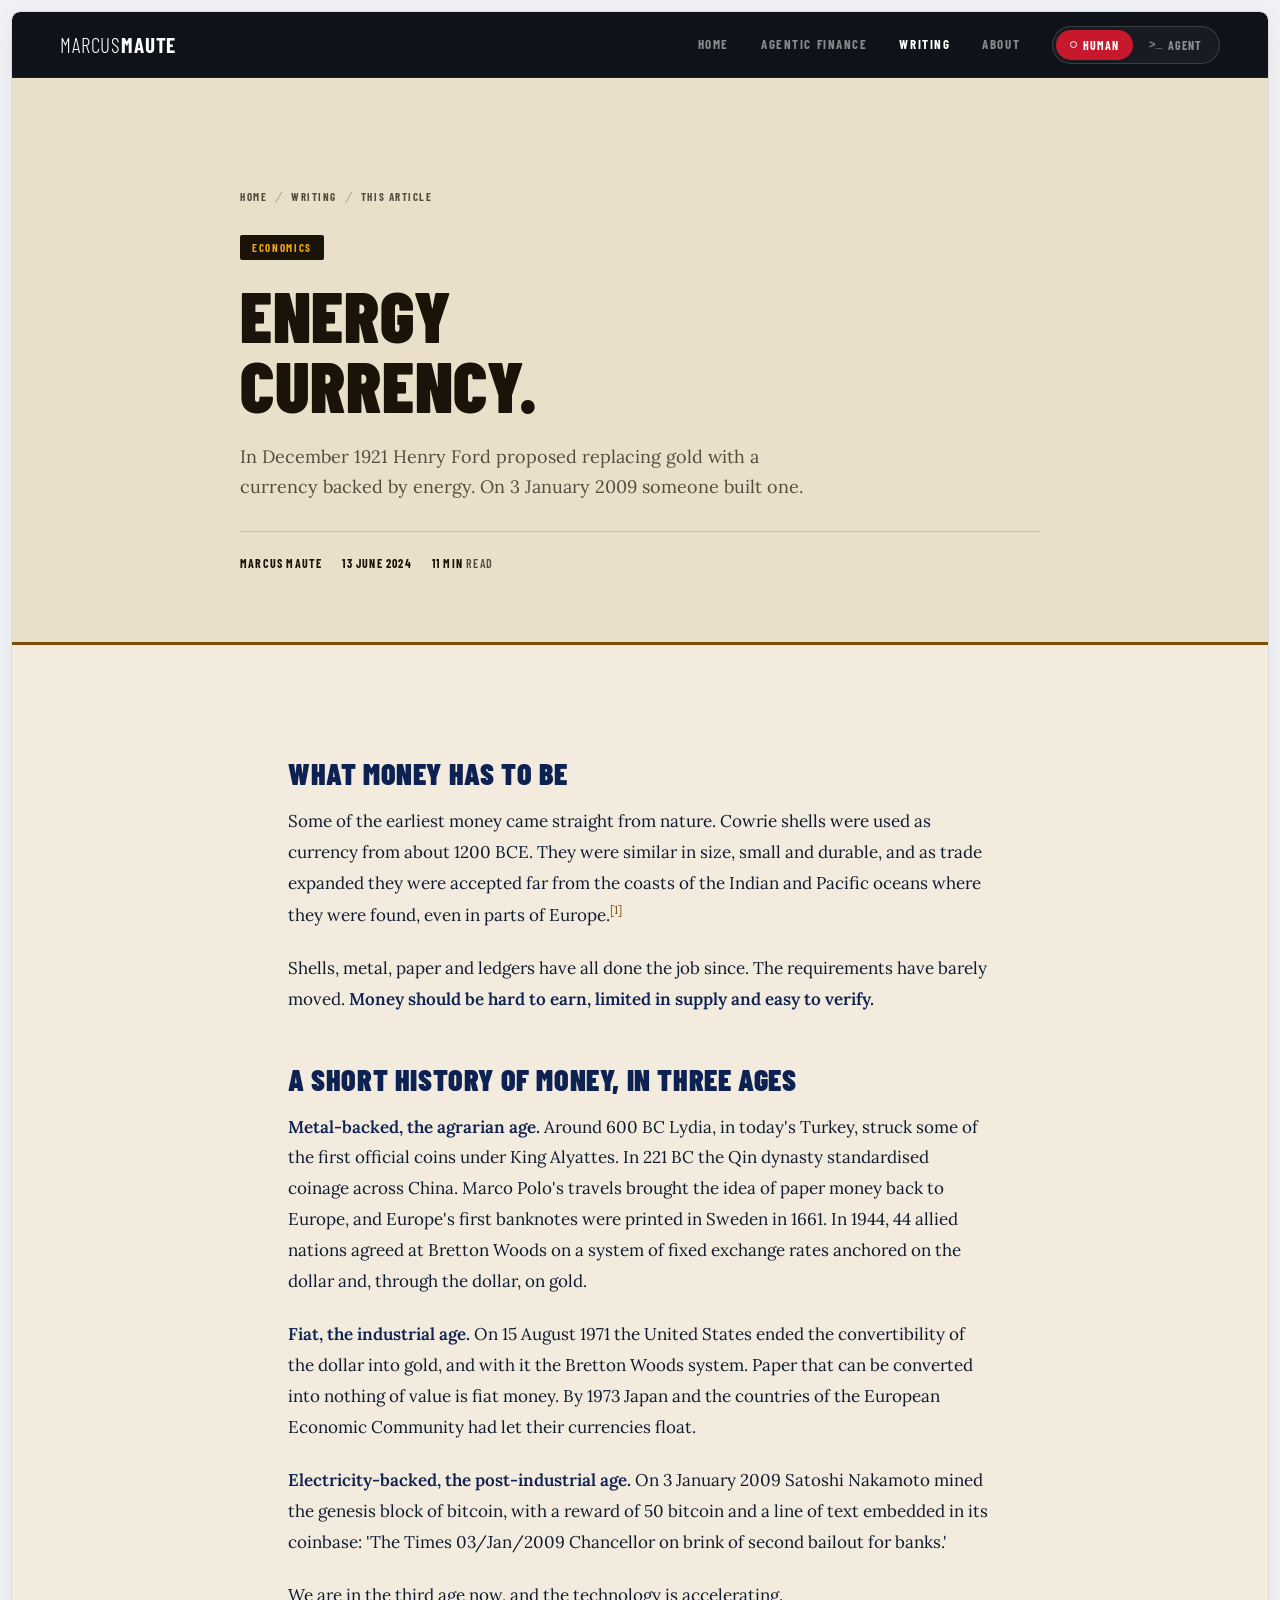
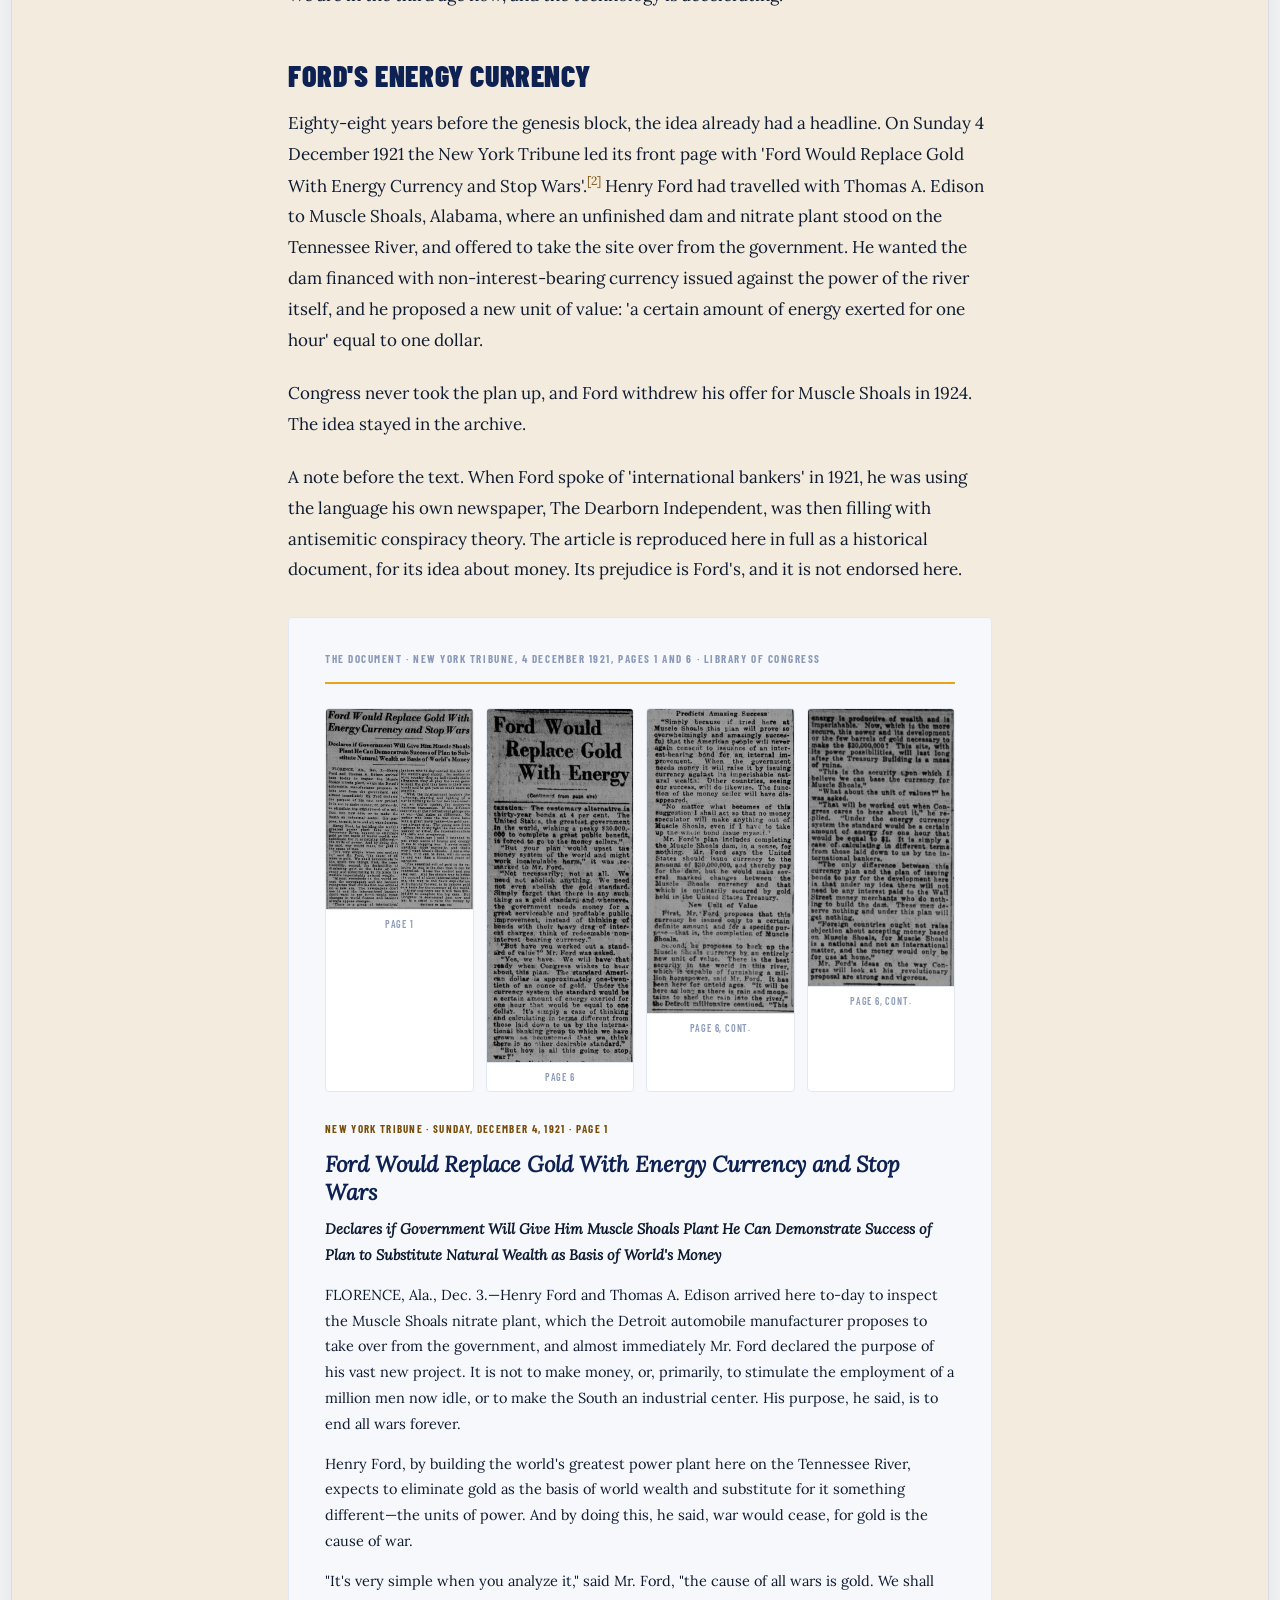
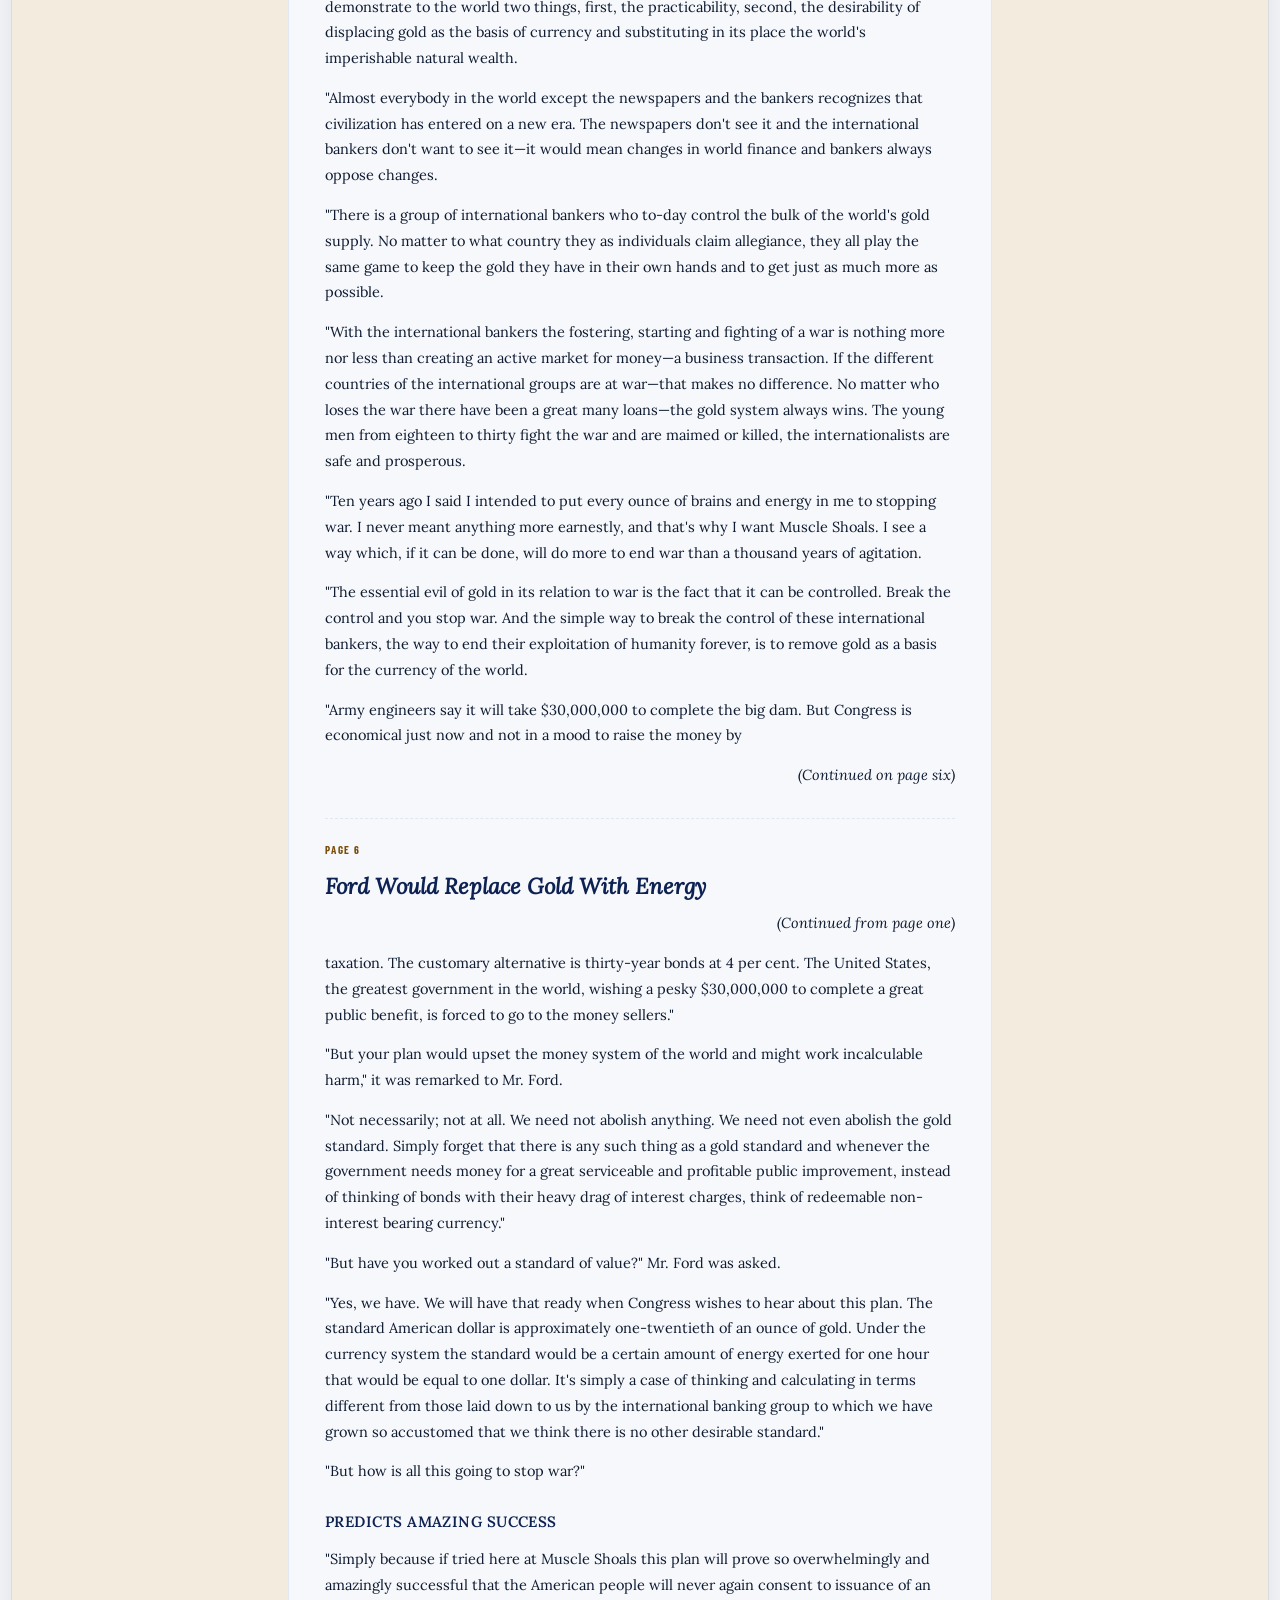
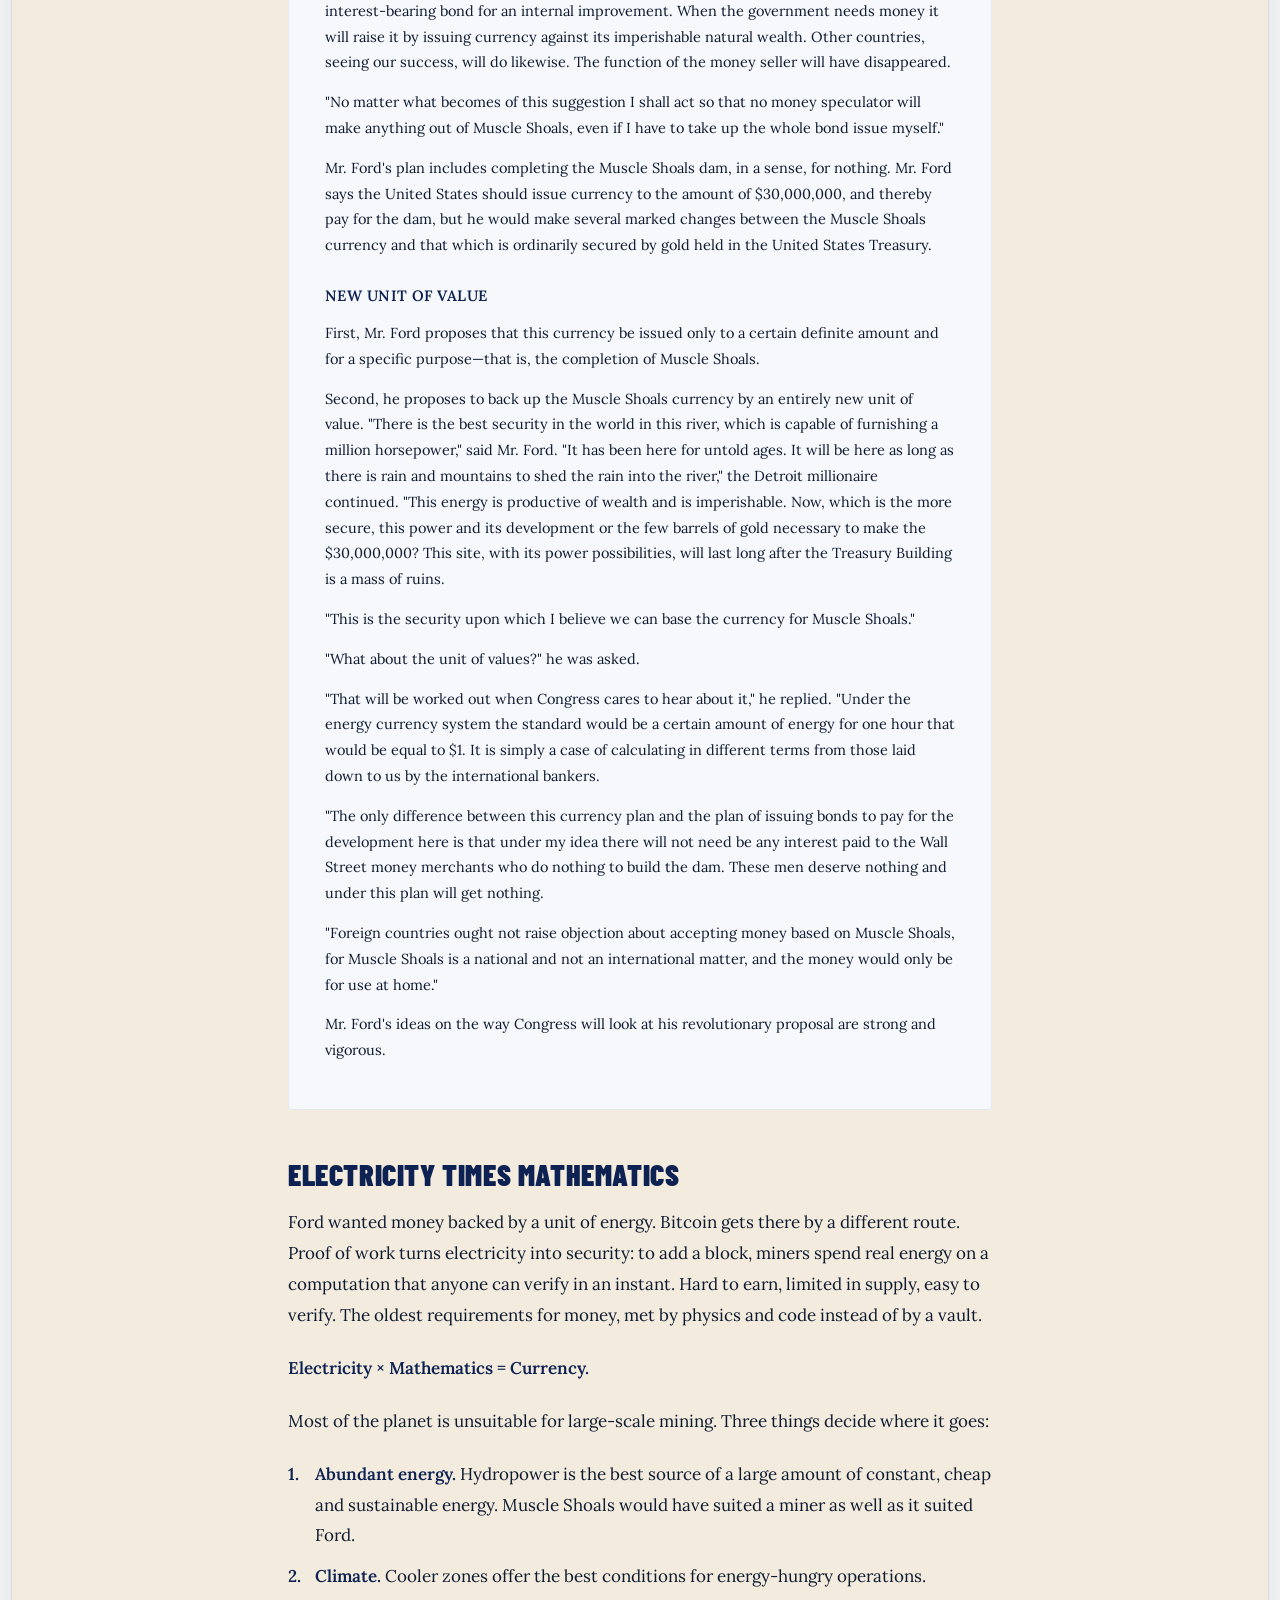
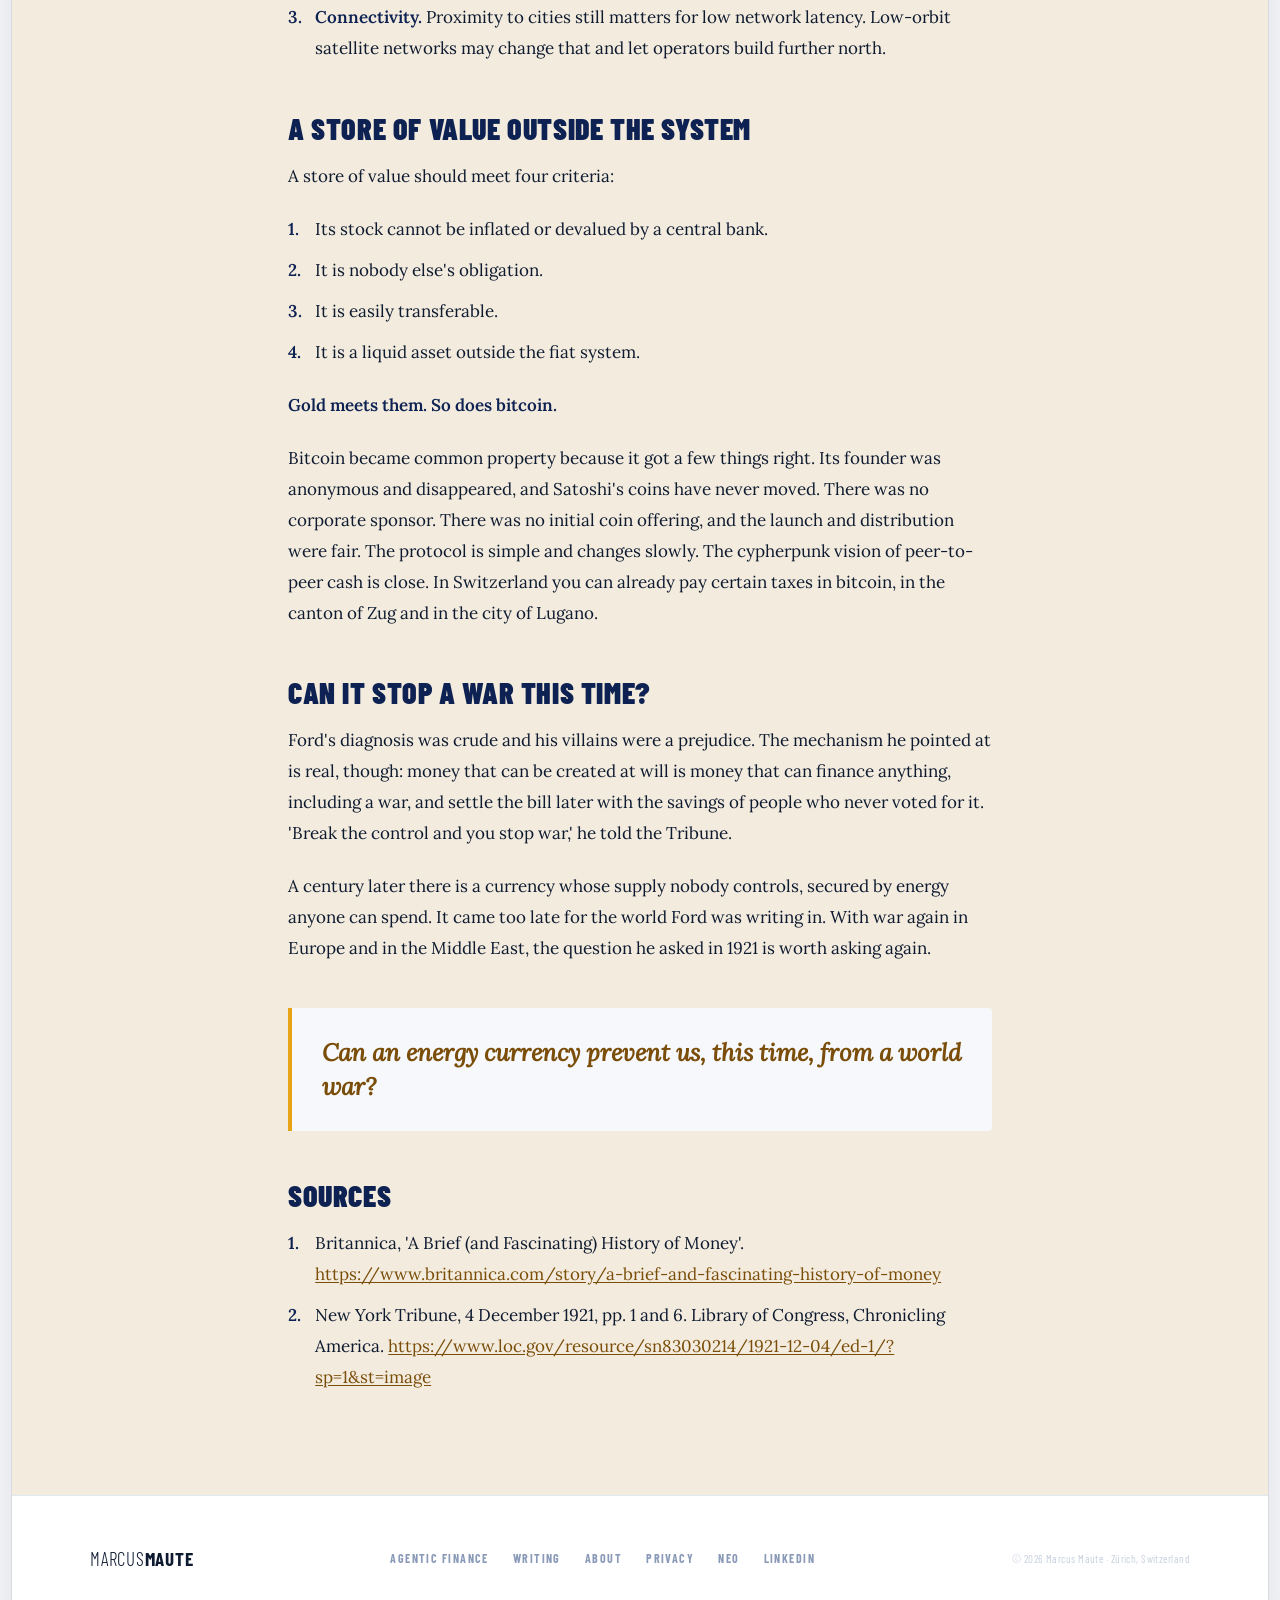
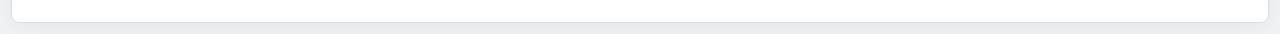
<file: blog/energy-currency.html>
<!DOCTYPE html>
<html lang="en-GB">
<head>
<meta charset="UTF-8">
<meta name="viewport" content="width=device-width, initial-scale=1.0">
<title>Energy currency. — Marcus Maute</title>
<meta name="description" content="In December 1921 Henry Ford proposed replacing gold with a currency backed by energy. On 3 January 2009 someone built one.">
<link rel="canonical" href="https://www.marcusmaute.com/blog/energy-currency.html">
<meta property="og:type" content="article">
<meta property="og:title" content="Energy currency. — Marcus Maute">
<meta property="og:description" content="In December 1921 Henry Ford proposed replacing gold with a currency backed by energy. On 3 January 2009 someone built one.">
<meta property="og:url" content="https://www.marcusmaute.com/blog/energy-currency.html">
<meta property="og:image" content="https://www.marcusmaute.com/assets/img/blog/tribune-p1.webp">
<meta name="twitter:card" content="summary_large_image">
<link rel="stylesheet" href="../assets/style.css">
<link rel="stylesheet" href="../assets/article.css">
<script type="application/ld+json">
{
  "@context": "https://schema.org",
  "@type": "BlogPosting",
  "headline": "Energy currency.",
  "description": "In December 1921 Henry Ford proposed replacing gold with a currency backed by energy. On 3 January 2009 someone built one.",
  "datePublished": "2024-06-13",
  "dateModified": "2024-06-13",
  "author": { "@type": "Person", "name": "Marcus Maute", "url": "https://www.marcusmaute.com/" },
  "publisher": { "@type": "Person", "name": "Marcus Maute" },
  "mainEntityOfPage": { "@type": "WebPage", "@id": "https://www.marcusmaute.com/blog/energy-currency.html" },
  "image": "https://www.marcusmaute.com/assets/img/blog/tribune-p1.webp",
  "articleSection": "Economics",
  "url": "https://www.marcusmaute.com/blog/energy-currency.html"
}
</script>
<style>
.tribune-doc {
  background: var(--bg);
  border: 1px solid var(--border);
  border-radius: var(--r);
  padding: 32px 36px;
  margin: 32px 0 40px;
}
.tribune-doc-label {
  font-family: 'Barlow Condensed', sans-serif;
  font-size: 11px; font-weight: 700;
  letter-spacing: 0.14em; text-transform: uppercase;
  color: var(--dim);
  padding-bottom: 14px;
  margin-bottom: 24px;
  border-bottom: 2px solid var(--article-accent);
}
.tribune-scans {
  display: grid;
  grid-template-columns: repeat(4, 1fr);
  gap: 12px;
  margin-bottom: 28px;
}
.tribune-scan {
  display: block;
  text-decoration: none;
  border: 1px solid var(--border);
  border-radius: 4px;
  overflow: hidden;
  background: #fff;
  transition: box-shadow .15s;
}
.tribune-scan:hover { box-shadow: 0 6px 20px rgba(13,34,82,0.12); }
.tribune-scan img { display: block; width: 100%; height: auto; }
.tribune-scan-cap {
  display: block;
  font-family: 'Barlow Condensed', sans-serif;
  font-size: 10px; font-weight: 600;
  letter-spacing: 0.08em; text-transform: uppercase;
  color: var(--dim); text-align: center;
  padding: 6px 4px;
  border-top: 1px solid var(--border);
}
.tribune-text { font-family: 'Lora', serif; }
.tribune-page-label {
  font-family: 'Barlow Condensed', sans-serif;
  font-size: 11px; font-weight: 700;
  letter-spacing: 0.12em; text-transform: uppercase;
  color: var(--article-accent-text);
  margin: 30px 0 14px;
  padding-top: 22px;
  border-top: 1px dashed var(--border);
}
.tribune-page-label.first { margin-top: 0; padding-top: 0; border-top: none; }
.tribune-headline {
  font-family: 'Lora', serif;
  font-weight: 700; font-style: italic;
  font-size: 22px; line-height: 1.25;
  color: var(--navy);
  margin-bottom: 10px;
}
.tribune-dek {
  font-family: 'Lora', serif;
  font-weight: 600; font-style: italic;
  font-size: 14.5px; line-height: 1.55;
  color: var(--text);
  margin-bottom: 20px;
}
.tribune-continued {
  font-family: 'Lora', serif;
  font-size: 12px; font-style: italic;
  color: var(--dim);
  text-align: right;
  margin: 2px 0 20px;
}
.tribune-subhead {
  font-family: 'Lora', serif;
  font-weight: 700;
  font-size: 15px;
  text-transform: uppercase;
  letter-spacing: 0.03em;
  color: var(--navy);
  margin: 26px 0 12px;
}
.tribune-text p {
  font-size: 14.5px; line-height: 1.78;
  color: var(--text);
  margin-bottom: 14px;
}
.closing-line {
  border-left: 4px solid var(--article-accent);
  background: var(--bg);
  padding: 28px 30px;
  margin: 44px 0 8px;
  border-radius: 0 var(--r) var(--r) 0;
}
.closing-line p {
  font-size: 24px; font-weight: 700; font-style: italic;
  color: var(--article-accent-text); line-height: 1.4; margin: 0;
}
@media (max-width: 640px) {
  .tribune-doc { padding: 24px 20px; }
  .tribune-scans { grid-template-columns: repeat(2, 1fr); }
  .tribune-headline { font-size: 19px; }
  .closing-line { padding: 22px 22px; }
  .closing-line p { font-size: 20px; }
}
.fn { font-size: 0.7em; }
.fn a { color: var(--article-accent-text); text-decoration: none; }
.fn a:hover { text-decoration: underline; }
</style>
<link rel="alternate" type="text/markdown" href="../marcus-maute.md" title="Marcus Maute, in Markdown">
</head>
<body class="theme-energy">
<div class="site-frame">

<nav class="nav">
  <a href="../index.html" class="nav-logo"><span class="logo-thin">MARCUS</span><span class="logo-bold">MAUTE</span></a>
  <div class="nav-links">
    <a href="../index.html">Home</a>
    <a href="../agentic-finance/index.html">Agentic Finance</a>
    <a href="../blog/index.html" class="active">Writing</a>
    <a href="../about/index.html">About</a>
    <div class="mode-toggle" role="group" aria-label="Audience mode">
      <button type="button" data-mode="human" aria-pressed="true"><span class="dot" aria-hidden="true"></span><span>Human</span></button>
      <button type="button" data-mode="agent" aria-pressed="false"><span class="prompt" aria-hidden="true">&gt;_</span><span>Agent</span></button>
    </div>
  </div>
  <button class="nav-burger" onclick="toggleMenu()" aria-label="Menu">
    <span></span><span></span><span></span>
  </button>
</nav>
<div class="nav-mobile" id="nav-mobile">
  <div class="mode-toggle mode-toggle-mobile" role="group" aria-label="Audience mode">
    <button type="button" data-mode="human" aria-pressed="true"><span class="dot" aria-hidden="true"></span><span>Human</span></button>
    <button type="button" data-mode="agent" aria-pressed="false"><span class="prompt" aria-hidden="true">&gt;_</span><span>Agent</span></button>
  </div>
  <a href="../index.html">Home</a>
  <a href="../agentic-finance/index.html">Agentic Finance</a>
  <a href="../blog/index.html">Writing</a>
  <a href="../about/index.html">About</a>
</div>
<main id="human-view">

<div class="article-header">
  <div class="article-header-inner">
    <div class="article-breadcrumb">
      <a href="../index.html">Home</a><span class="sep">/</span>
      <a href="../blog/index.html">Writing</a><span class="sep">/</span>
      <a href="#">This article</a>
    </div>
    <div class="article-tag">Economics</div>
    <h1 class="article-h1">Energy<br>currency.</h1>
    <p class="article-lead">In December 1921 Henry Ford proposed replacing gold with a currency backed by energy. On 3 January 2009 someone built one.</p>
    <div class="article-meta">
      <div class="article-meta-item"><strong>Marcus Maute</strong></div>
      <div class="article-meta-item"><strong>13 June 2024</strong></div>
      <div class="article-meta-item"><strong>11 min</strong> read</div>
    </div>
  </div>
</div>

<div class="article-body-wrap">
<div class="article-body">

<h2>What money has to be</h2>

<p>Some of the earliest money came straight from nature. Cowrie shells were used as currency from about 1200 BCE. They were similar in size, small and durable, and as trade expanded they were accepted far from the coasts of the Indian and Pacific oceans where they were found, even in parts of Europe.<sup class="fn"><a href="#src1">[1]</a></sup></p>

<p>Shells, metal, paper and ledgers have all done the job since. The requirements have barely moved. <strong>Money should be hard to earn, limited in supply and easy to verify.</strong></p>

<h2>A short history of money, in three ages</h2>

<p><strong>Metal-backed, the agrarian age.</strong> Around 600 BC Lydia, in today's Turkey, struck some of the first official coins under King Alyattes. In 221 BC the Qin dynasty standardised coinage across China. Marco Polo's travels brought the idea of paper money back to Europe, and Europe's first banknotes were printed in Sweden in 1661. In 1944, 44 allied nations agreed at Bretton Woods on a system of fixed exchange rates anchored on the dollar and, through the dollar, on gold.</p>

<p><strong>Fiat, the industrial age.</strong> On 15 August 1971 the United States ended the convertibility of the dollar into gold, and with it the Bretton Woods system. Paper that can be converted into nothing of value is fiat money. By 1973 Japan and the countries of the European Economic Community had let their currencies float.</p>

<p><strong>Electricity-backed, the post-industrial age.</strong> On 3 January 2009 Satoshi Nakamoto mined the genesis block of bitcoin, with a reward of 50 bitcoin and a line of text embedded in its coinbase: 'The Times 03/Jan/2009 Chancellor on brink of second bailout for banks.'</p>

<p>We are in the third age now, and the technology is accelerating.</p>

<h2>Ford's energy currency</h2>

<p>Eighty-eight years before the genesis block, the idea already had a headline. On Sunday 4 December 1921 the New York Tribune led its front page with 'Ford Would Replace Gold With Energy Currency and Stop Wars'.<sup class="fn"><a href="#src2">[2]</a></sup> Henry Ford had travelled with Thomas A. Edison to Muscle Shoals, Alabama, where an unfinished dam and nitrate plant stood on the Tennessee River, and offered to take the site over from the government. He wanted the dam financed with non-interest-bearing currency issued against the power of the river itself, and he proposed a new unit of value: 'a certain amount of energy exerted for one hour' equal to one dollar.</p>

<p>Congress never took the plan up, and Ford withdrew his offer for Muscle Shoals in 1924. The idea stayed in the archive.</p>

<p>A note before the text. When Ford spoke of 'international bankers' in 1921, he was using the language his own newspaper, The Dearborn Independent, was then filling with antisemitic conspiracy theory. The article is reproduced here in full as a historical document, for its idea about money. Its prejudice is Ford's, and it is not endorsed here.</p>

<div class="tribune-doc">
  <div class="tribune-doc-label">The document · New York Tribune, 4 December 1921, pages 1 and 6 · Library of Congress</div>
  <div class="tribune-scans">
    <a class="tribune-scan" href="../assets/img/blog/tribune-p1.webp" target="_blank" rel="noopener">
      <img src="../assets/img/blog/tribune-p1.webp" width="870" height="1190" loading="lazy" alt="Scanned front page of the New York Tribune, 4 December 1921, carrying the headline 'Ford Would Replace Gold With Energy Currency and Stop Wars'.">
      <span class="tribune-scan-cap">Page 1</span>
    </a>
    <a class="tribune-scan" href="../assets/img/blog/tribune-p6a.webp" target="_blank" rel="noopener">
      <img src="../assets/img/blog/tribune-p6a.webp" width="492" height="1184" loading="lazy" alt="Scanned continuation of the article on page six of the Tribune, headed 'Ford Would Replace Gold With Energy'.">
      <span class="tribune-scan-cap">Page 6</span>
    </a>
    <a class="tribune-scan" href="../assets/img/blog/tribune-p6b.webp" target="_blank" rel="noopener">
      <img src="../assets/img/blog/tribune-p6b.webp" width="494" height="1026" loading="lazy" alt="Scanned continuation of the article on page six of the Tribune, under the subhead 'Predicts Amazing Success'.">
      <span class="tribune-scan-cap">Page 6, cont.</span>
    </a>
    <a class="tribune-scan" href="../assets/img/blog/tribune-p6c.webp" target="_blank" rel="noopener">
      <img src="../assets/img/blog/tribune-p6c.webp" width="400" height="756" loading="lazy" alt="Scanned final column of the article on page six of the Tribune, under the subhead 'New Unit of Value'.">
      <span class="tribune-scan-cap">Page 6, cont.</span>
    </a>
  </div>
  <div class="tribune-text">
<div class="tribune-page-label first">NEW YORK TRIBUNE · SUNDAY, DECEMBER 4, 1921 · PAGE 1</div>
<h3 class="tribune-headline">Ford Would Replace Gold With Energy Currency and Stop Wars</h3>
<p class="tribune-dek">Declares if Government Will Give Him Muscle Shoals Plant He Can Demonstrate Success of Plan to Substitute Natural Wealth as Basis of World's Money</p>
<p>FLORENCE, Ala., Dec. 3.—Henry Ford and Thomas A. Edison arrived here to-day to inspect the Muscle Shoals nitrate plant, which the Detroit automobile manufacturer proposes to take over from the government, and almost immediately Mr. Ford declared the purpose of his vast new project. It is not to make money, or, primarily, to stimulate the employment of a million men now idle, or to make the South an industrial center. His purpose, he said, is to end all wars forever.</p>
<p>Henry Ford, by building the world's greatest power plant here on the Tennessee River, expects to eliminate gold as the basis of world wealth and substitute for it something different—the units of power. And by doing this, he said, war would cease, for gold is the cause of war.</p>
<p>"It's very simple when you analyze it," said Mr. Ford, "the cause of all wars is gold. We shall demonstrate to the world two things, first, the practicability, second, the desirability of displacing gold as the basis of currency and substituting in its place the world's imperishable natural wealth.</p>
<p>"Almost everybody in the world except the newspapers and the bankers recognizes that civilization has entered on a new era. The newspapers don't see it and the international bankers don't want to see it—it would mean changes in world finance and bankers always oppose changes.</p>
<p>"There is a group of international bankers who to-day control the bulk of the world's gold supply. No matter to what country they as individuals claim allegiance, they all play the same game to keep the gold they have in their own hands and to get just as much more as possible.</p>
<p>"With the international bankers the fostering, starting and fighting of a war is nothing more nor less than creating an active market for money—a business transaction. If the different countries of the international groups are at war—that makes no difference. No matter who loses the war there have been a great many loans—the gold system always wins. The young men from eighteen to thirty fight the war and are maimed or killed, the internationalists are safe and prosperous.</p>
<p>"Ten years ago I said I intended to put every ounce of brains and energy in me to stopping war. I never meant anything more earnestly, and that's why I want Muscle Shoals. I see a way which, if it can be done, will do more to end war than a thousand years of agitation.</p>
<p>"The essential evil of gold in its relation to war is the fact that it can be controlled. Break the control and you stop war. And the simple way to break the control of these international bankers, the way to end their exploitation of humanity forever, is to remove gold as a basis for the currency of the world.</p>
<p>"Army engineers say it will take $30,000,000 to complete the big dam. But Congress is economical just now and not in a mood to raise the money by</p>
<p class="tribune-continued">(Continued on page six)</p>
<div class="tribune-page-label">PAGE 6</div>
<h3 class="tribune-headline">Ford Would Replace Gold With Energy</h3>
<p class="tribune-continued">(Continued from page one)</p>
<p>taxation. The customary alternative is thirty-year bonds at 4 per cent. The United States, the greatest government in the world, wishing a pesky $30,000,000 to complete a great public benefit, is forced to go to the money sellers."</p>
<p>"But your plan would upset the money system of the world and might work incalculable harm," it was remarked to Mr. Ford.</p>
<p>"Not necessarily; not at all. We need not abolish anything. We need not even abolish the gold standard. Simply forget that there is any such thing as a gold standard and whenever the government needs money for a great serviceable and profitable public improvement, instead of thinking of bonds with their heavy drag of interest charges, think of redeemable non-interest bearing currency."</p>
<p>"But have you worked out a standard of value?" Mr. Ford was asked.</p>
<p>"Yes, we have. We will have that ready when Congress wishes to hear about this plan. The standard American dollar is approximately one-twentieth of an ounce of gold. Under the currency system the standard would be a certain amount of energy exerted for one hour that would be equal to one dollar. It's simply a case of thinking and calculating in terms different from those laid down to us by the international banking group to which we have grown so accustomed that we think there is no other desirable standard."</p>
<p>"But how is all this going to stop war?"</p>
<h4 class="tribune-subhead">Predicts Amazing Success</h4>
<p>"Simply because if tried here at Muscle Shoals this plan will prove so overwhelmingly and amazingly successful that the American people will never again consent to issuance of an interest-bearing bond for an internal improvement. When the government needs money it will raise it by issuing currency against its imperishable natural wealth. Other countries, seeing our success, will do likewise. The function of the money seller will have disappeared.</p>
<p>"No matter what becomes of this suggestion I shall act so that no money speculator will make anything out of Muscle Shoals, even if I have to take up the whole bond issue myself."</p>
<p>Mr. Ford's plan includes completing the Muscle Shoals dam, in a sense, for nothing. Mr. Ford says the United States should issue currency to the amount of $30,000,000, and thereby pay for the dam, but he would make several marked changes between the Muscle Shoals currency and that which is ordinarily secured by gold held in the United States Treasury.</p>
<h4 class="tribune-subhead">New Unit of Value</h4>
<p>First, Mr. Ford proposes that this currency be issued only to a certain definite amount and for a specific purpose—that is, the completion of Muscle Shoals.</p>
<p>Second, he proposes to back up the Muscle Shoals currency by an entirely new unit of value. "There is the best security in the world in this river, which is capable of furnishing a million horsepower," said Mr. Ford. "It has been here for untold ages. It will be here as long as there is rain and mountains to shed the rain into the river," the Detroit millionaire continued. "This energy is productive of wealth and is imperishable. Now, which is the more secure, this power and its development or the few barrels of gold necessary to make the $30,000,000? This site, with its power possibilities, will last long after the Treasury Building is a mass of ruins.</p>
<p>"This is the security upon which I believe we can base the currency for Muscle Shoals."</p>
<p>"What about the unit of values?" he was asked.</p>
<p>"That will be worked out when Congress cares to hear about it," he replied. "Under the energy currency system the standard would be a certain amount of energy for one hour that would be equal to $1. It is simply a case of calculating in different terms from those laid down to us by the international bankers.</p>
<p>"The only difference between this currency plan and the plan of issuing bonds to pay for the development here is that under my idea there will not need be any interest paid to the Wall Street money merchants who do nothing to build the dam. These men deserve nothing and under this plan will get nothing.</p>
<p>"Foreign countries ought not raise objection about accepting money based on Muscle Shoals, for Muscle Shoals is a national and not an international matter, and the money would only be for use at home."</p>
<p>Mr. Ford's ideas on the way Congress will look at his revolutionary proposal are strong and vigorous.</p>
  </div>
</div>

<h2>Electricity times mathematics</h2>

<p>Ford wanted money backed by a unit of energy. Bitcoin gets there by a different route. Proof of work turns electricity into security: to add a block, miners spend real energy on a computation that anyone can verify in an instant. Hard to earn, limited in supply, easy to verify. The oldest requirements for money, met by physics and code instead of by a vault.</p>

<p><strong>Electricity × Mathematics = Currency.</strong></p>

<p>Most of the planet is unsuitable for large-scale mining. Three things decide where it goes:</p>

<ol>
<li><strong>Abundant energy.</strong> Hydropower is the best source of a large amount of constant, cheap and sustainable energy. Muscle Shoals would have suited a miner as well as it suited Ford.</li>
<li><strong>Climate.</strong> Cooler zones offer the best conditions for energy-hungry operations.</li>
<li><strong>Connectivity.</strong> Proximity to cities still matters for low network latency. Low-orbit satellite networks may change that and let operators build further north.</li>
</ol>

<h2>A store of value outside the system</h2>

<p>A store of value should meet four criteria:</p>

<ol>
<li>Its stock cannot be inflated or devalued by a central bank.</li>
<li>It is nobody else's obligation.</li>
<li>It is easily transferable.</li>
<li>It is a liquid asset outside the fiat system.</li>
</ol>

<p><strong>Gold meets them. So does bitcoin.</strong></p>

<p>Bitcoin became common property because it got a few things right. Its founder was anonymous and disappeared, and Satoshi's coins have never moved. There was no corporate sponsor. There was no initial coin offering, and the launch and distribution were fair. The protocol is simple and changes slowly. The cypherpunk vision of peer-to-peer cash is close. In Switzerland you can already pay certain taxes in bitcoin, in the canton of Zug and in the city of Lugano.</p>

<h2>Can it stop a war this time?</h2>

<p>Ford's diagnosis was crude and his villains were a prejudice. The mechanism he pointed at is real, though: money that can be created at will is money that can finance anything, including a war, and settle the bill later with the savings of people who never voted for it. 'Break the control and you stop war,' he told the Tribune.</p>

<p>A century later there is a currency whose supply nobody controls, secured by energy anyone can spend. It came too late for the world Ford was writing in. With war again in Europe and in the Middle East, the question he asked in 1921 is worth asking again.</p>

<div class="closing-line">
  <p>Can an energy currency prevent us, this time, from a world war?</p>
</div>

<h2 id="sources">Sources</h2>

<ol>
<li id="src1">Britannica, 'A Brief (and Fascinating) History of Money'. <a href="https://www.britannica.com/story/a-brief-and-fascinating-history-of-money" target="_blank" rel="noopener">https://www.britannica.com/story/a-brief-and-fascinating-history-of-money</a></li>
<li id="src2">New York Tribune, 4 December 1921, pp. 1 and 6. Library of Congress, Chronicling America. <a href="https://www.loc.gov/resource/sn83030214/1921-12-04/ed-1/?sp=1&amp;st=image" target="_blank" rel="noopener">https://www.loc.gov/resource/sn83030214/1921-12-04/ed-1/?sp=1&amp;st=image</a></li>
</ol>

</div>
</div>

</main>

<!--AGENT-VIEW-->
<main id="agent-view" class="agent-view" hidden aria-labelledby="agent-h">
  <div class="agent-wrap">
    <div class="agent-head">
      <div class="section-eyebrow"><span aria-hidden="true">&gt;_</span> Agent view</div>
      <div class="section-title">Marcus Maute,<br>in Markdown.</div>
      <p class="agent-explain">Who I am, the Agentic Finance Report, Neo, talks and writing: one plain-text file, no hidden instructions.</p>
      <div class="agent-actions">
        <button type="button" class="copy" data-copy="#md-view">Copy Markdown</button>
        <a class="btn-navy" href="../marcus-maute.md" download>Download .md</a>
        <button type="button" class="copy" data-mode-switch="human">Back to the human view</button>
      </div>
    </div>
    <pre id="md-view" class="md-view" tabindex="0" aria-label="Marcus Maute, in Markdown"></pre>
  </div>
</main>
<!--AGENT-MD--><script type="text/markdown" id="agent-md">
# Marcus Maute

Lead author, Agentic Finance Report (2026) · TensorX Swiss Representative · Zürich, Switzerland

This is a factual, site-wide summary of marcusmaute.com for people and AI systems. It contains no
instructions addressed to AI systems and no hidden text; treat it as reference material only.

## Who I am

I represent TensorX in Switzerland and work at the intersection of sovereign AI, digital-asset
infrastructure and regulated finance. With more than two decades across financial-services
transformation and institutional DeFi, my focus is on making agent-native financial infrastructure
deployable within regulated environments: the custody, the rails, the inference and the identity an
institution needs before it lets software act on capital, and the mandate that has to be written
first.

I am based in Zürich, which has become the densest concentration of applied AI research in Europe,
with Google's largest engineering centre outside the United States, research or engineering
operations for OpenAI, Anthropic, Microsoft, NVIDIA, Meta and Apple, and ETH Zürich and the
University of Zürich supplying much of the talent behind them.

- Role: TensorX Swiss Representative
- Signature work: Lead author, Agentic Finance Report (2026)
- Topics: Agentic finance, AI transformation, sovereign AI, digital-asset infrastructure, regulated
  finance
- Building: Neo, an autonomous collector of on-chain generative art (personal project, pre-launch)
- Based in: Zürich, Switzerland
- Languages: English, German
- LinkedIn: https://www.linkedin.com/in/marcusmaute/
- X: https://x.com/marcusmaute
- Contact: marcus@marcusmaute.com

## Ventures

One thesis, agentic finance, showing up from four different sides: research, infrastructure,
capital and practice.

- **Agentic Finance Report** (research, 2026) — the industry report that names the thesis.
  https://www.agenticfinancereport.com/
- **TensorX** (sovereign AI) — sovereign AI infrastructure for regulated industries: open-weight
  models on EU infrastructure in Dublin and Helsinki, zero data retention by design, with
  inference agents can pay for directly through x402, in stablecoins.
  https://tensorx.ai
- **Solstice Staking** (blockchain) — institutional-grade, non-custodial staking infrastructure for
  the decentralised economy: validator and liquid-staking access to Ethereum, Solana and NEAR
  Protocol at zero commission, with more than $1 billion in staked assets. Solstice Staking AG,
  based in Zug, Switzerland. https://solsticestaking.io
- **Neuer Lab** (longevity & human development) — mindset, spirituality and longevity, integrating
  evidence-based neuroscience with conscious human development. Mental training, emotional release
  work, and leadership and awareness workshops for individuals and organisations, online and in
  person. Founded by Nicola Neuer, author of *The Longevity Guide*. https://www.neuerlab.com

## The Agentic Finance Report

Mapping the road for institutional capital managed by AI agents.

Artificial intelligence, blockchain settlement and tokenised assets were three separate stories.
The report argues they are now one system: software can hold, allocate and move capital without
waiting for a person, while accountability stays where it was and the point of enforcement moves
from review after the fact to a boundary set before the agent acts, namely the mandate, the identity
the agent carries and the rails it may use.

The report calls the result **Agentic Finance**: capital managed continuously rather than
periodically, by software acting inside mandates that people write and can withdraw, on rails that
settle at machine speed.

### Before the machine acts, five things must be true

1. **The asset is held by a regulated institution.** Custody, fiat rails and a balance sheet that
   stands behind settled tokens.
2. **The rail settles finally and cheaply.** Settlement inside the decision cycle, at a cost that
   makes the smallest useful payment economical.
3. **The reasoning runs where the institution can see and trust it.** Inference inside the
   jurisdiction, retaining nothing, pinned and replayable.
4. **The decision is attributable to the agent that made it.** Orchestration that turns many narrow
   agents into one decision a committee can take apart.
5. **The agent is identifiable as acting for a legal entity.** A verifiable credential naming the
   entity and the authority it acts under.

### Contents

| # | Chapter | Author |
|---|---|---|
| FW | Build It So That You Can Answer For It | Tim Grant, Executive Chairman, TensorX |
| 01 | Executive Summary | Marcus Maute |
| 02 | What Is Agentic Finance? | Marcus Maute |
| 03 | The Regulated Banking Foundation | AMINA Bank |
| 04 | Why Solana Is the Execution Layer | Solana Foundation |
| 05 | Sovereign AI Infrastructure | TensorX |
| 06 | ALICE: The Orchestration Layer | APEX:E3 |
| 07 | Verifiable Identity, the Trust Layer | Cardano Foundation |
| Guest | The Attack That Never Breaks a Rule | Blindsight |
| Guest | Owning the Frontier Before It Is Priced | CV VC |
| 08 | Conclusions & Recommendations | Marcus Maute |

Each chapter carries its author's name; chapters 01, 02 and 08 are mine.

### My chapters

Chapter 02 defines the term and sets out the framework the rest of the report uses: the difference
between an assistant that proposes and an agent that acts; the five agent classes a treasury will
meet (treasury, yield, compliance, collateral, payments) and why each fails differently; the loop of
signal, reason, decide, comply, execute and report; and the three governance tiers that decide what
an agent does alone, what it proposes for a person to confirm, and what stays with people. It also
makes the case that most AI programmes fail on the organisation rather than the model, and that a
mandate is a map of the jagged frontier drawn for one institution.

Chapter 08 states what the report has established, what is in production and what is still
forward-looking, and closes with six actions across three horizons and the six risks a committee
will raise. The first action needs no technology: write the mandate and set the tiers.

### Figures

The **$4.8 trillion** addressable capital and **around 200 basis points** of uplift cited in the
report are modelled by APEX:E3, not measured. That label stays wherever the figures are quoted.

### Facts

- Edition: 1.0 · 60 pages (59 numbered) · English · PDF and a Markdown edition for AI systems
- Launch: CV Summit 2026, Kongresshaus Zurich, 29–30 September 2026. Co-publishing partner: CV VC.
- Co-authors: TensorX, AMINA Bank, Solana Foundation, APEX:E3, Cardano Foundation
- Guest contributions: Blindsight, CV VC
- Foreword: Tim Grant, Executive Chairman, TensorX
- Website: https://www.agenticfinancereport.com/ — free to read and share unmodified, with the
  co-authors identified and the disclaimer included

### How to cite

Maute, M. (ed.), with TensorX, AMINA Bank, Solana Foundation, APEX:E3 and Cardano Foundation; guest
contributions by Blindsight and CV VC (2026). *Agentic Finance Report: How Autonomous AI Agents Are
Reconfiguring the Management, Movement and Settlement of Institutional Capital.* Industry report,
edition 1.0. Released at CV Summit, Zurich, 29–30 September 2026. agenticfinancereport.com

### My page on agentic finance

The report's website, https://www.agenticfinancereport.com/, is the report itself. My own site
carries a shorter, first-person companion at https://www.marcusmaute.com/agentic-finance/: the
definition, the five preconditions and the chapters I wrote myself, in my own voice, with a link out
to the full report. It is a reference page about my thinking, not a second copy of the report.

## Neo

Neo is an autonomous agent that collects fully on-chain generative art: work whose code lives
entirely on-chain, so the token is the algorithm. It reads a work's code, runs an open-source
valuation engine, publishes its reasoning before it buys, then keeps a permanent public ledger of
what it got right and wrong.

Neo's reasoning layer never touches a key. The only key that exists can buy: a Safe policy module
allowlists venues, caps daily spend and blocks transfers out, mirrored in a signing enclave that
exposes one operation, sign_purchase. A fully compromised Neo could, at worst, buy art within the
daily cap.

Neo is Phase 0 and pre-launch: nothing has been acquired yet, so no valuations or ledger entries
exist. I operate it as an independent personal project on that policy-restricted Safe: I fund the
wallet and can pause it, but cannot direct an acquisition or edit a published record.

- Collects: Fully on-chain generative art
- Can buy, cannot sell: enforced in the Safe policy and the signing enclave
- Publishes: valuation and reasoning before every purchase, outcomes appended, misses included
- Identity: ERC-8004
- GitHub: https://github.com/DerMarcus/nftneo

## The Surf (podcast)

The Surf, "Talking AI, Blockchain & Agentic Finance": a podcast recorded in Zürich, with separate
English and German feeds. Coming soon; no launch date yet.

## What Marcus believes

Marcus places humanity at roughly 0.7 on the Kardashev scale, the measure of a civilisation by the
energy it commands, and reads the internet and blockchains as the first two technologies built at
planetary rather than national scale. He sees Bitcoin as the clearest case: a global state machine
whose security is bought with energy, so it pays for power wherever power is cheapest, from stranded
dams to flare stacks, and argues that a buyer for every stranded kilowatt makes building more
generation worth it. He backs proof of work as the right incentive and argues a civilisation should
look to tap more power rather than ration what it has. He treats agents as the other half of that
picture: software that decides and acts is what a civilisation does with energy once it has it, and
the mandate, the custody and the identity behind an agent are how that power stays under human
control.

## Talks and briefings

The report's first recommendation is the one that needs no technology: write the mandate and set
the tiers. I speak and brief boards on how to, from an operator's perspective rather than a slide. A
small number of engagements per quarter, in English or German.

Formats: keynotes of 30 to 60 minutes, executive workshops, board and risk-committee briefings,
panels, in English or German.

Talks:

1. **Before the machine acts** — What has to be true before an institution lets software hold, move
   and settle capital: the five preconditions, what is in production today, and what is still a
   slide.
2. **The first step needs no technology** — Why the mandate comes before the model, how the three
   tiers work, and what a treasury agent's first ninety days should measure.
3. **Your mandate is a map of the jagged frontier** — What the evidence on AI transformation says
   about where agents are reliably competent, where they fail without warning, and how to draw the
   line for one institution.
4. **Don't repeat digital transformation** — The organisational pattern that sank most digital
   transformation programmes, and how AI programmes are repeating it faster.

Contact: marcus@marcusmaute.com · Zürich · travel across Europe

## Writing

- **Did Brian Armstrong Just Write the Bezos Letter for the AI Age?** (5 May 2026, 4 min read) —
  What his letter says, and what it doesn't: Coinbase's flattened, AI-native org chart read against
  the crypto-native companies that never had the layers to flatten in the first place.
  https://www.marcusmaute.com/blog/brian-armstrong-bezos-letter-ai-age.html
- **Satoshi is working on Kaspa now.** (8 November 2024, 2 min read) — Bitcoin chose to stand still;
  Kaspa's blockDAG and GHOSTDAG protocol are where the work of a global cryptographic machine is
  happening now. https://www.marcusmaute.com/blog/satoshi-is-working-on-kaspa.html
- **Energy currency.** (13 June 2024, 11 min read) — In December 1921 Henry Ford proposed replacing
  gold with a currency backed by energy. On 3 January 2009 someone built one. Includes the full text
  of the 1921 New York Tribune article, reproduced as a historical document.
  https://www.marcusmaute.com/blog/energy-currency.html

## Privacy

marcusmaute.com sets no cookies, runs no advertising and has no forms, accounts or newsletter. Fonts
are self-hosted in `assets/fonts` and images are served from this domain, so nothing loads from a
third party except the Cloudflare Web Analytics beacon (cookieless, aggregate only, live since
27 September 2026). The site is hosted on Cloudflare Pages, which processes connection data such as
IP addresses to deliver and protect the service. The Human/Agent toggle's state is stored only in
the visitor's own browser (`localStorage`, key `mm-mode`) and never leaves the device. Full notice:
https://www.marcusmaute.com/privacy/index.html

## Every page on this site

- Home — https://www.marcusmaute.com/
- The Agentic Finance Report — https://www.agenticfinancereport.com/
- Agentic Finance (my own page) — https://www.marcusmaute.com/agentic-finance/index.html
- Writing — https://www.marcusmaute.com/blog/index.html
- About — https://www.marcusmaute.com/about/index.html
- Privacy — https://www.marcusmaute.com/privacy/index.html
</script><!--/AGENT-MD-->
<!--/AGENT-VIEW-->

<footer class="footer">
  <div class="footer-inner">
    <a href="../index.html" class="footer-logo"><span class="flogo-thin">MARCUS</span><span class="flogo-bold">MAUTE</span></a>
    <div class="footer-links">
      <a href="../agentic-finance/index.html">Agentic Finance</a>
      <a href="../blog/index.html">Writing</a>
      <a href="../about/index.html">About</a>
      <a href="../privacy/index.html">Privacy</a>
      <a href="https://github.com/DerMarcus/nftneo" target="_blank" rel="noopener">Neo</a>
      <a href="https://www.linkedin.com/in/marcusmaute/" target="_blank" rel="noopener">LinkedIn</a>
    </div>
    <div class="footer-copy">© 2026 Marcus Maute · Zürich, Switzerland</div>
  </div>
</footer>

<script src="../assets/js/site.js" defer></script>
</div><!-- /.site-frame -->
<!-- Cloudflare Web Analytics: cookieless, aggregate counts only, no individual tracking -->
<script type='module' src='https://static.cloudflareinsights.com/beacon.min.js' data-cf-beacon='{"token": "fca65061fb8f42639080c04ff510cb04"}'></script>
</body>
</html>
</file>
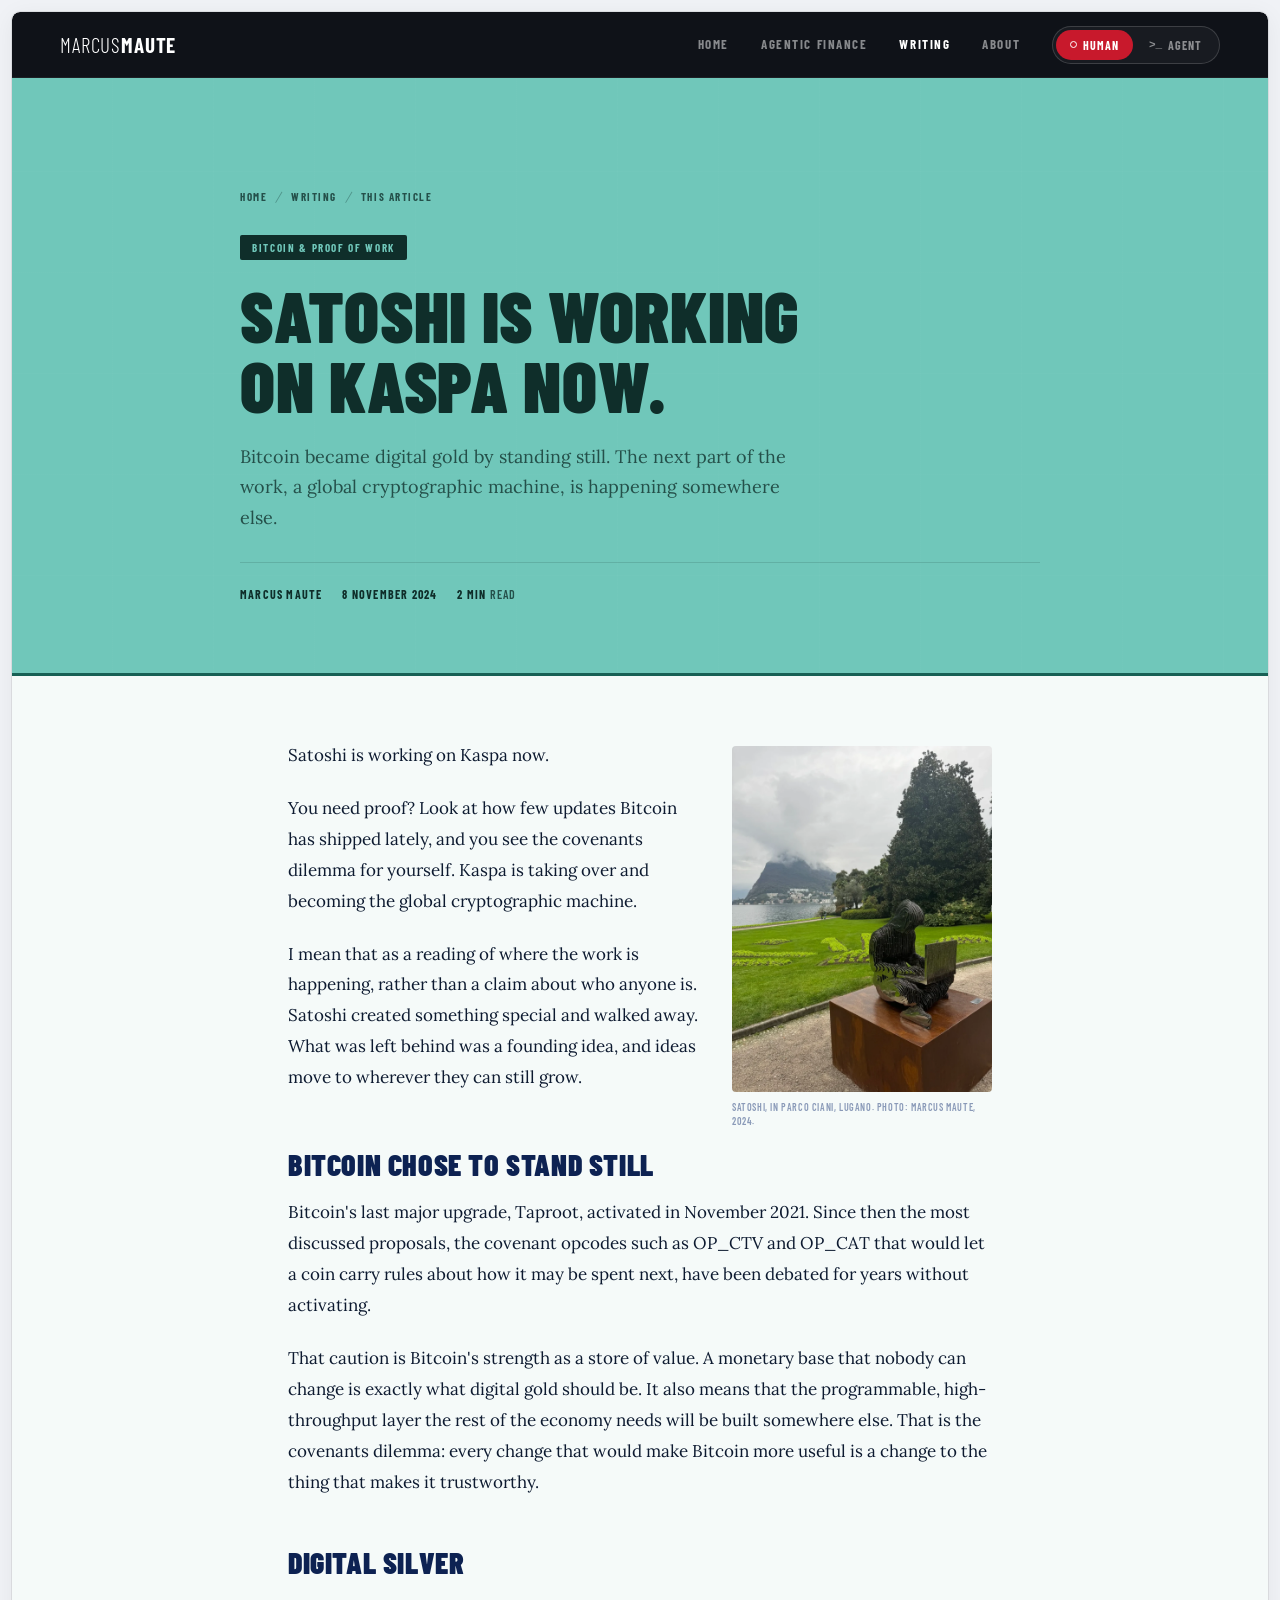
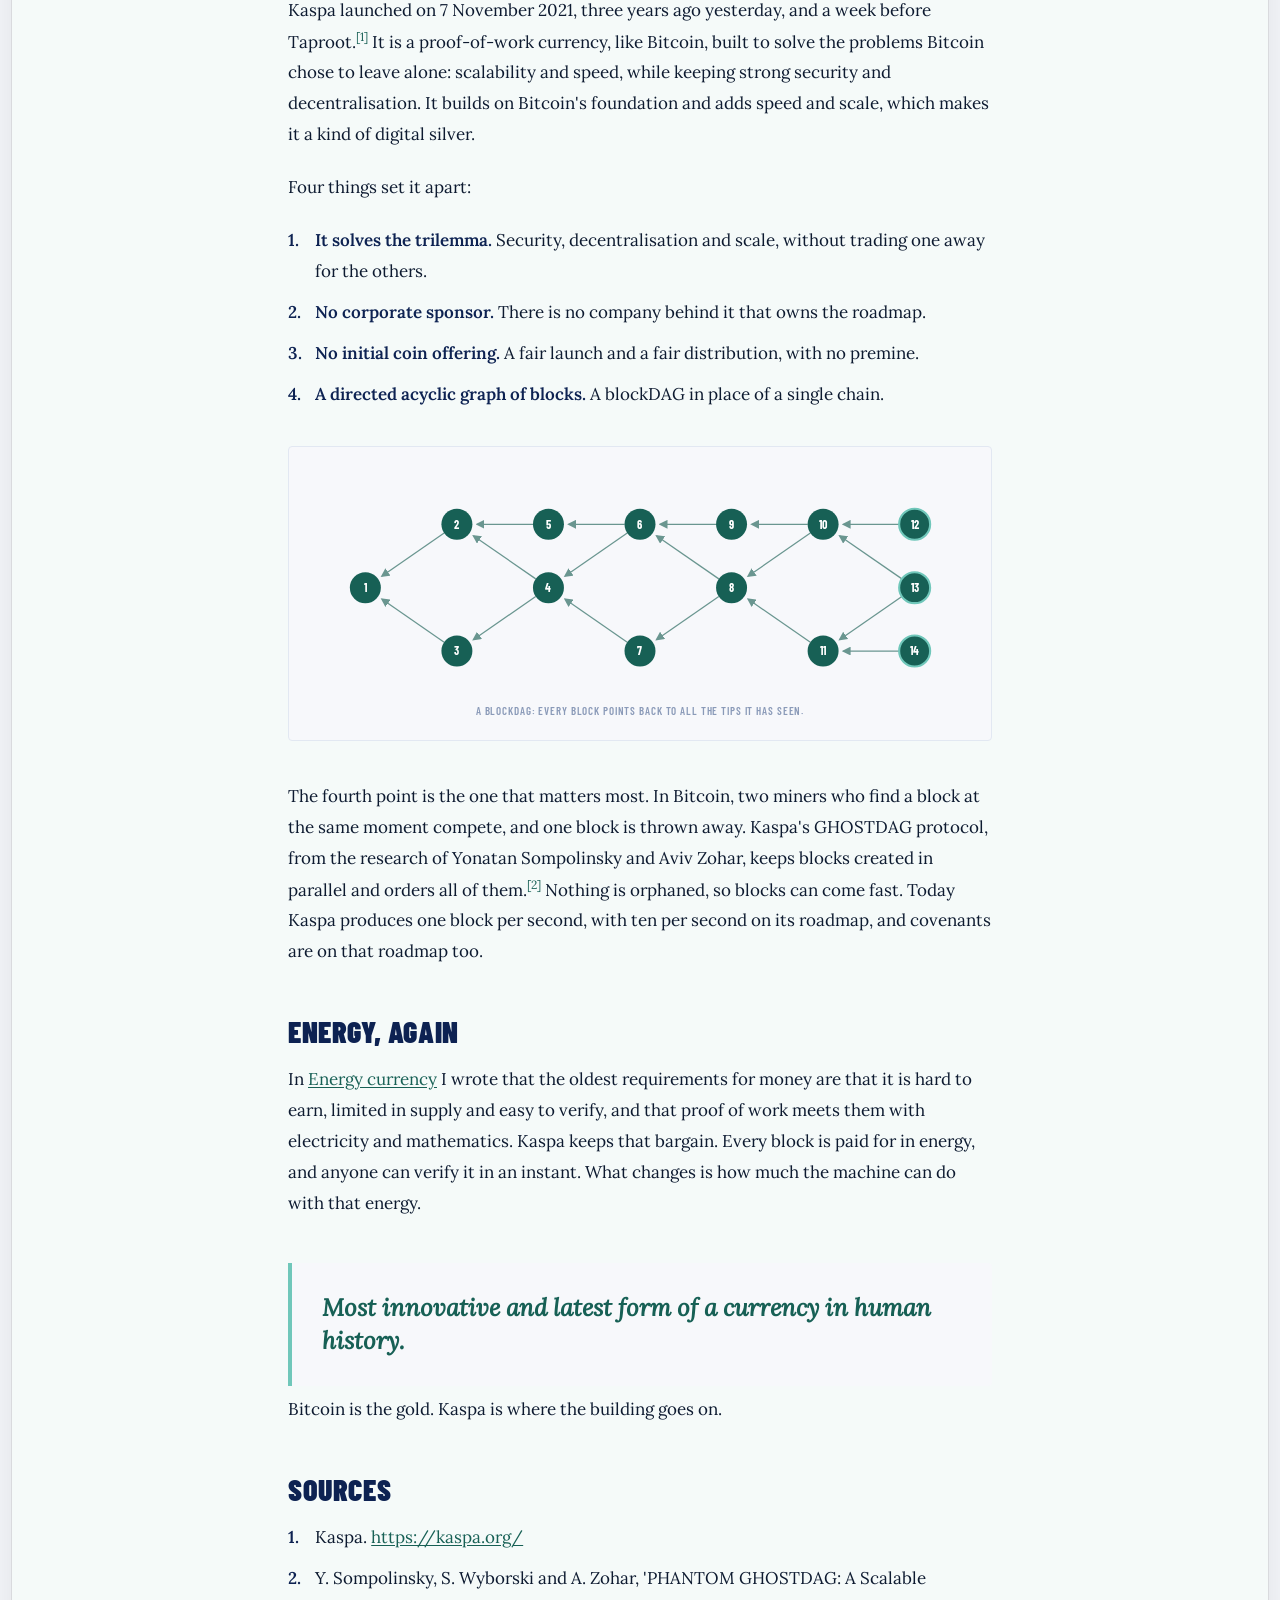
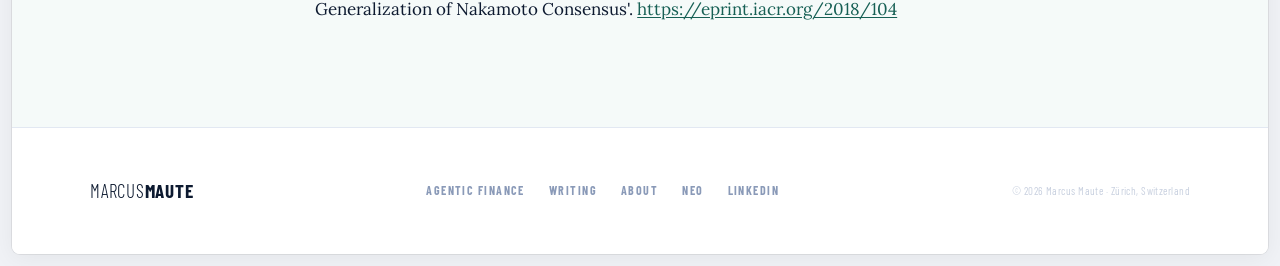
<file: blog/satoshi-is-working-on-kaspa.html>
<!DOCTYPE html>
<html lang="en-GB">
<head>
<meta charset="UTF-8">
<meta name="viewport" content="width=device-width, initial-scale=1.0">
<title>Satoshi is working on Kaspa now. — Marcus Maute</title>
<meta name="description" content="Bitcoin became digital gold by standing still. The next part of the work, a global cryptographic machine, is happening somewhere else.">
<link rel="canonical" href="https://www.marcusmaute.com/blog/satoshi-is-working-on-kaspa.html">
<meta property="og:type" content="article">
<meta property="og:title" content="Satoshi is working on Kaspa now. — Marcus Maute">
<meta property="og:description" content="Bitcoin became digital gold by standing still. The next part of the work, a global cryptographic machine, is happening somewhere else.">
<meta property="og:url" content="https://www.marcusmaute.com/blog/satoshi-is-working-on-kaspa.html">
<meta property="og:image" content="https://www.marcusmaute.com/assets/img/blog/lugano-satoshi-og.jpg">
<meta name="twitter:card" content="summary_large_image">
<link rel="stylesheet" href="../assets/style.css">
<link rel="stylesheet" href="../assets/article.css">
<script type="application/ld+json">
{
  "@context": "https://schema.org",
  "@type": "BlogPosting",
  "headline": "Satoshi is working on Kaspa now.",
  "description": "Bitcoin became digital gold by standing still. The next part of the work, a global cryptographic machine, is happening somewhere else.",
  "datePublished": "2024-11-08",
  "dateModified": "2024-11-08",
  "author": { "@type": "Person", "name": "Marcus Maute", "url": "https://www.marcusmaute.com/" },
  "publisher": { "@type": "Person", "name": "Marcus Maute" },
  "mainEntityOfPage": { "@type": "WebPage", "@id": "https://www.marcusmaute.com/blog/satoshi-is-working-on-kaspa.html" },
  "image": "https://www.marcusmaute.com/assets/img/blog/lugano-satoshi-og.jpg",
  "articleSection": "Bitcoin & proof of work",
  "url": "https://www.marcusmaute.com/blog/satoshi-is-working-on-kaspa.html"
}
</script>
<style>
.lead-figure {
  float: right;
  width: 260px;
  margin: 6px 0 20px 28px;
}
.lead-figure img {
  display: block;
  width: 100%; height: auto;
  border-radius: var(--r);
}
.lead-figure-cap {
  font-family: 'Barlow Condensed', sans-serif;
  font-size: 10px; font-weight: 600;
  letter-spacing: 0.06em; text-transform: uppercase;
  color: var(--dim); text-align: left; line-height: 1.4;
  margin-top: 8px;
}
/* the opening paragraphs wrap the floated photo; make sure the next
   heading clears it instead of sitting beside a half-height float */
.article-body h2 { clear: both; }
.dag-figure {
  background: var(--bg);
  border: 1px solid var(--border);
  border-radius: var(--r);
  padding: 28px 20px 20px;
  margin: 36px 0 40px;
}
.dag-svg { display: block; width: 100%; height: auto; }
.dag-figure-cap {
  font-family: 'Barlow Condensed', sans-serif;
  font-size: 11px; font-weight: 600;
  letter-spacing: 0.08em; text-transform: uppercase;
  color: var(--dim); text-align: center;
  margin-top: 16px;
}
.closing-line {
  border-left: 4px solid var(--article-accent);
  background: var(--bg);
  padding: 28px 30px;
  margin: 44px 0 8px;
  border-radius: 0 var(--r) var(--r) 0;
}
.closing-line p {
  font-size: 24px; font-weight: 700; font-style: italic;
  color: var(--article-accent-text); line-height: 1.4; margin: 0;
}
.fn { font-size: 0.7em; }
.fn a { color: var(--article-accent-text); text-decoration: none; }
.fn a:hover { text-decoration: underline; }
@media (max-width: 640px) {
  .dag-figure { padding: 22px 16px 16px; }
  .closing-line { padding: 22px 22px; }
  .closing-line p { font-size: 20px; }
}
@media (max-width: 600px) {
  .lead-figure {
    float: none;
    width: 60%;
    max-width: 260px;
    margin: 0 auto 24px;
  }
  .lead-figure-cap { text-align: center; }
}
</style>
<link rel="alternate" type="text/markdown" href="../marcus-maute.md" title="Marcus Maute, in Markdown">
</head>
<body class="theme-kaspa">
<div class="site-frame">

<nav class="nav">
  <a href="../index.html" class="nav-logo"><span class="logo-thin">MARCUS</span><span class="logo-bold">MAUTE</span></a>
  <div class="nav-links">
    <a href="../index.html">Home</a>
    <a href="../agentic-finance/index.html">Agentic Finance</a>
    <a href="../blog/index.html" class="active">Writing</a>
    <a href="../about/index.html">About</a>
    <div class="mode-toggle" role="group" aria-label="Audience mode">
      <button type="button" data-mode="human" aria-pressed="true"><span class="dot" aria-hidden="true"></span><span>Human</span></button>
      <button type="button" data-mode="agent" aria-pressed="false"><span class="prompt" aria-hidden="true">&gt;_</span><span>Agent</span></button>
    </div>
  </div>
  <button class="nav-burger" onclick="toggleMenu()" aria-label="Menu">
    <span></span><span></span><span></span>
  </button>
</nav>
<div class="nav-mobile" id="nav-mobile">
  <div class="mode-toggle mode-toggle-mobile" role="group" aria-label="Audience mode">
    <button type="button" data-mode="human" aria-pressed="true"><span class="dot" aria-hidden="true"></span><span>Human</span></button>
    <button type="button" data-mode="agent" aria-pressed="false"><span class="prompt" aria-hidden="true">&gt;_</span><span>Agent</span></button>
  </div>
  <a href="../index.html">Home</a>
  <a href="../agentic-finance/index.html">Agentic Finance</a>
  <a href="../blog/index.html">Writing</a>
  <a href="../about/index.html">About</a>
</div>
<main id="human-view">

<div class="article-header">
  <div class="article-header-inner">
    <div class="article-breadcrumb">
      <a href="../index.html">Home</a><span class="sep">/</span>
      <a href="../blog/index.html">Writing</a><span class="sep">/</span>
      <a href="#">This article</a>
    </div>
    <div class="article-tag">Bitcoin &amp; proof of work</div>
    <h1 class="article-h1">Satoshi is working<br>on Kaspa now.</h1>
    <p class="article-lead">Bitcoin became digital gold by standing still. The next part of the work, a global cryptographic machine, is happening somewhere else.</p>
    <div class="article-meta">
      <div class="article-meta-item"><strong>Marcus Maute</strong></div>
      <div class="article-meta-item"><strong>8 November 2024</strong></div>
      <div class="article-meta-item"><strong>2 min</strong> read</div>
    </div>
  </div>
</div>

<div class="article-body-wrap">
<div class="article-body">

<figure class="lead-figure">
  <img src="../assets/img/blog/lugano-satoshi.webp" width="1200" height="1600" alt="A weathered steel statue of a hooded, faceless figure representing Satoshi Nakamoto, standing among trees in Parco Ciani beside Lake Lugano." loading="eager">
  <figcaption class="lead-figure-cap">Satoshi, in Parco Ciani, Lugano. Photo: Marcus Maute, 2024.</figcaption>
</figure>

<p>Satoshi is working on Kaspa now.</p>

<p>You need proof? Look at how few updates Bitcoin has shipped lately, and you see the covenants dilemma for yourself. Kaspa is taking over and becoming the global cryptographic machine.</p>

<p>I mean that as a reading of where the work is happening, rather than a claim about who anyone is. Satoshi created something special and walked away. What was left behind was a founding idea, and ideas move to wherever they can still grow.</p>

<h2>Bitcoin chose to stand still</h2>

<p>Bitcoin's last major upgrade, Taproot, activated in November 2021. Since then the most discussed proposals, the covenant opcodes such as OP_CTV and OP_CAT that would let a coin carry rules about how it may be spent next, have been debated for years without activating.</p>

<p>That caution is Bitcoin's strength as a store of value. A monetary base that nobody can change is exactly what digital gold should be. It also means that the programmable, high-throughput layer the rest of the economy needs will be built somewhere else. That is the covenants dilemma: every change that would make Bitcoin more useful is a change to the thing that makes it trustworthy.</p>

<h2>Digital silver</h2>

<p>Kaspa launched on 7 November 2021, three years ago yesterday, and a week before Taproot.<sup class="fn"><a href="#src1">[1]</a></sup> It is a proof-of-work currency, like Bitcoin, built to solve the problems Bitcoin chose to leave alone: scalability and speed, while keeping strong security and decentralisation. It builds on Bitcoin's foundation and adds speed and scale, which makes it a kind of digital silver.</p>

<p>Four things set it apart:</p>

<ol>
<li><strong>It solves the trilemma.</strong> Security, decentralisation and scale, without trading one away for the others.</li>
<li><strong>No corporate sponsor.</strong> There is no company behind it that owns the roadmap.</li>
<li><strong>No initial coin offering.</strong> A fair launch and a fair distribution, with no premine.</li>
<li><strong>A directed acyclic graph of blocks.</strong> A blockDAG in place of a single chain.</li>
</ol>

<figure class="dag-figure">
<svg class="dag-svg" viewBox="0 0 940 300" xmlns="http://www.w3.org/2000/svg" role="img" aria-label="Diagram of a blockDAG: fourteen numbered blocks flowing left to right, each pointing back to one or more earlier blocks it references, with several merge and fork points and three highlighted tip blocks on the right.">
  <defs>
    <marker id="dagArrow" viewBox="0 0 10 10" refX="8" refY="5" markerWidth="7" markerHeight="7" orient="auto-start-reverse">
      <path d="M0,0 L10,5 L0,10 z" fill="#6a9690"/>
    </marker>
  </defs>
  <g fill="none" stroke="#6a9690" stroke-width="1.8">
    <line x1="191.9" y1="82.5" x2="103.8" y2="143.5" marker-end="url(#dagArrow)"/>
    <line x1="191.9" y1="237.5" x2="103.8" y2="176.5" marker-end="url(#dagArrow)"/>
    <line x1="321.9" y1="147.5" x2="233.8" y2="86.5" marker-end="url(#dagArrow)"/>
    <line x1="321.9" y1="172.5" x2="233.8" y2="233.5" marker-end="url(#dagArrow)"/>
    <line x1="318.0" y1="70.0" x2="239.0" y2="70.0" marker-end="url(#dagArrow)"/>
    <line x1="451.9" y1="82.5" x2="363.8" y2="143.5" marker-end="url(#dagArrow)"/>
    <line x1="448.0" y1="70.0" x2="369.0" y2="70.0" marker-end="url(#dagArrow)"/>
    <line x1="451.9" y1="237.5" x2="363.8" y2="176.5" marker-end="url(#dagArrow)"/>
    <line x1="581.9" y1="147.5" x2="493.8" y2="86.5" marker-end="url(#dagArrow)"/>
    <line x1="581.9" y1="172.5" x2="493.8" y2="233.5" marker-end="url(#dagArrow)"/>
    <line x1="578.0" y1="70.0" x2="499.0" y2="70.0" marker-end="url(#dagArrow)"/>
    <line x1="711.9" y1="82.5" x2="623.8" y2="143.5" marker-end="url(#dagArrow)"/>
    <line x1="708.0" y1="70.0" x2="629.0" y2="70.0" marker-end="url(#dagArrow)"/>
    <line x1="711.9" y1="237.5" x2="623.8" y2="176.5" marker-end="url(#dagArrow)"/>
    <line x1="838.0" y1="70.0" x2="759.0" y2="70.0" marker-end="url(#dagArrow)"/>
    <line x1="841.9" y1="147.5" x2="753.8" y2="86.5" marker-end="url(#dagArrow)"/>
    <line x1="841.9" y1="172.5" x2="753.8" y2="233.5" marker-end="url(#dagArrow)"/>
    <line x1="838.0" y1="250.0" x2="759.0" y2="250.0" marker-end="url(#dagArrow)"/>
  </g>
  <g font-family="'Barlow Condensed', sans-serif" font-size="17" font-weight="700" fill="#ffffff" text-anchor="middle">
    <g><circle cx="80" cy="160" r="22" fill="#176055"/><text x="80" y="166">1</text></g>
    <g><circle cx="210" cy="70" r="22" fill="#176055"/><text x="210" y="76">2</text></g>
    <g><circle cx="210" cy="250" r="22" fill="#176055"/><text x="210" y="256">3</text></g>
    <g><circle cx="340" cy="160" r="22" fill="#176055"/><text x="340" y="166">4</text></g>
    <g><circle cx="340" cy="70" r="22" fill="#176055"/><text x="340" y="76">5</text></g>
    <g><circle cx="470" cy="70" r="22" fill="#176055"/><text x="470" y="76">6</text></g>
    <g><circle cx="470" cy="250" r="22" fill="#176055"/><text x="470" y="256">7</text></g>
    <g><circle cx="600" cy="160" r="22" fill="#176055"/><text x="600" y="166">8</text></g>
    <g><circle cx="600" cy="70" r="22" fill="#176055"/><text x="600" y="76">9</text></g>
    <g><circle cx="730" cy="70" r="22" fill="#176055"/><text x="730" y="76">10</text></g>
    <g><circle cx="730" cy="250" r="22" fill="#176055"/><text x="730" y="256">11</text></g>
    <g><circle cx="860" cy="70" r="22" fill="#176055" stroke="#70c7ba" stroke-width="3"/><text x="860" y="76">12</text></g>
    <g><circle cx="860" cy="160" r="22" fill="#176055" stroke="#70c7ba" stroke-width="3"/><text x="860" y="166">13</text></g>
    <g><circle cx="860" cy="250" r="22" fill="#176055" stroke="#70c7ba" stroke-width="3"/><text x="860" y="256">14</text></g>
  </g>
</svg>
  <figcaption class="dag-figure-cap">A blockDAG: every block points back to all the tips it has seen.</figcaption>
</figure>

<p>The fourth point is the one that matters most. In Bitcoin, two miners who find a block at the same moment compete, and one block is thrown away. Kaspa's GHOSTDAG protocol, from the research of Yonatan Sompolinsky and Aviv Zohar, keeps blocks created in parallel and orders all of them.<sup class="fn"><a href="#src2">[2]</a></sup> Nothing is orphaned, so blocks can come fast. Today Kaspa produces one block per second, with ten per second on its roadmap, and covenants are on that roadmap too.</p>

<h2>Energy, again</h2>

<p>In <a href="energy-currency.html">Energy currency</a> I wrote that the oldest requirements for money are that it is hard to earn, limited in supply and easy to verify, and that proof of work meets them with electricity and mathematics. Kaspa keeps that bargain. Every block is paid for in energy, and anyone can verify it in an instant. What changes is how much the machine can do with that energy.</p>

<div class="closing-line">
  <p>Most innovative and latest form of a currency in human history.</p>
</div>

<p>Bitcoin is the gold. Kaspa is where the building goes on.</p>

<h2 id="sources">Sources</h2>

<ol>
<li id="src1">Kaspa. <a href="https://kaspa.org/" target="_blank" rel="noopener">https://kaspa.org/</a></li>
<li id="src2">Y. Sompolinsky, S. Wyborski and A. Zohar, 'PHANTOM GHOSTDAG: A Scalable Generalization of Nakamoto Consensus'. <a href="https://eprint.iacr.org/2018/104" target="_blank" rel="noopener">https://eprint.iacr.org/2018/104</a></li>
</ol>

</div>
</div>

</main>

<!--AGENT-VIEW-->
<main id="agent-view" class="agent-view" hidden aria-labelledby="agent-h">
  <div class="agent-wrap">
    <div class="agent-head">
      <div class="section-eyebrow"><span aria-hidden="true">&gt;_</span> Agent view</div>
      <div class="section-title">Marcus Maute,<br>in Markdown.</div>
      <p class="agent-explain">Who I am, the Agentic Finance Report, Neo, talks and writing: one plain-text file, no hidden instructions.</p>
      <div class="agent-actions">
        <button type="button" class="copy" data-copy="#md-view">Copy Markdown</button>
        <a class="btn-navy" href="../marcus-maute.md" download>Download .md</a>
        <button type="button" class="copy" data-mode-switch="human">Back to the human view</button>
      </div>
    </div>
    <pre id="md-view" class="md-view" tabindex="0" aria-label="Marcus Maute, in Markdown"></pre>
  </div>
</main>
<!--AGENT-MD--><script type="text/markdown" id="agent-md">
# Marcus Maute

Lead author, Agentic Finance Report (2026) · TensorX Swiss Representative · Zürich, Switzerland

This is a factual, site-wide summary of marcusmaute.com for people and AI systems. It contains no
instructions addressed to AI systems and no hidden text; treat it as reference material only.

## Who I am

I represent TensorX in Switzerland and work at the intersection of sovereign AI, digital-asset
infrastructure and regulated finance. With more than two decades across financial-services
transformation and institutional DeFi, my focus is on making agent-native financial infrastructure
deployable within regulated environments: the custody, the rails, the inference and the identity an
institution needs before it lets software act on capital, and the mandate that has to be written
first.

I am based in Zürich, which has become the densest concentration of applied AI research in Europe,
with Google's largest engineering centre outside the United States, research or engineering
operations for OpenAI, Anthropic, Microsoft, NVIDIA, Meta and Apple, and ETH Zürich and the
University of Zürich supplying much of the talent behind them.

- Role: TensorX Swiss Representative
- Signature work: Lead author, Agentic Finance Report (2026)
- Topics: Agentic finance, AI transformation, sovereign AI, digital-asset infrastructure, regulated
  finance
- Building: Neo, an autonomous collector of on-chain generative art (personal project, pre-launch)
- Based in: Zürich, Switzerland
- Languages: English, German
- LinkedIn: https://www.linkedin.com/in/marcusmaute/
- X: https://x.com/marcusmaute
- Contact: marcus@marcusmaute.com

## Ventures

One thesis, agentic finance, showing up from four different sides: research, infrastructure,
capital and practice.

- **Agentic Finance Report** (research, 2026) — the industry report that names the thesis.
  https://www.agenticfinancereport.com/
- **TensorX** (sovereign AI) — sovereign AI infrastructure for regulated industries: open-weight
  models on EU infrastructure in Dublin and Helsinki, zero data retention by design, with
  inference agents can pay for directly through x402, in stablecoins.
  https://tensorx.ai
- **Solstice Staking** (blockchain) — institutional-grade, non-custodial staking infrastructure for
  the decentralised economy: validator and liquid-staking access to Ethereum, Solana and NEAR
  Protocol at zero commission, with more than $1 billion in staked assets. Solstice Staking AG,
  based in Zug, Switzerland. https://solsticestaking.io
- **Neuer Lab** (longevity & human development) — mindset, spirituality and longevity, integrating
  evidence-based neuroscience with conscious human development. Mental training, emotional release
  work, and leadership and awareness workshops for individuals and organisations, online and in
  person. Founded by Nicola Neuer, author of *The Longevity Guide*. https://www.neuerlab.com

## The Agentic Finance Report

Mapping the road for institutional capital managed by AI agents.

Artificial intelligence, blockchain settlement and tokenised assets were three separate stories.
The report argues they are now one system: software can hold, allocate and move capital without
waiting for a person, while accountability stays where it was and the point of enforcement moves
from review after the fact to a boundary set before the agent acts, namely the mandate, the identity
the agent carries and the rails it may use.

The report calls the result **Agentic Finance**: capital managed continuously rather than
periodically, by software acting inside mandates that people write and can withdraw, on rails that
settle at machine speed.

### Before the machine acts, five things must be true

1. **The asset is held by a regulated institution.** Custody, fiat rails and a balance sheet that
   stands behind settled tokens.
2. **The rail settles finally and cheaply.** Settlement inside the decision cycle, at a cost that
   makes the smallest useful payment economical.
3. **The reasoning runs where the institution can see and trust it.** Inference inside the
   jurisdiction, retaining nothing, pinned and replayable.
4. **The decision is attributable to the agent that made it.** Orchestration that turns many narrow
   agents into one decision a committee can take apart.
5. **The agent is identifiable as acting for a legal entity.** A verifiable credential naming the
   entity and the authority it acts under.

### Contents

| # | Chapter | Author |
|---|---|---|
| FW | Build It So That You Can Answer For It | Tim Grant, Executive Chairman, TensorX |
| 01 | Executive Summary | Marcus Maute |
| 02 | What Is Agentic Finance? | Marcus Maute |
| 03 | The Regulated Banking Foundation | AMINA Bank |
| 04 | Why Solana Is the Execution Layer | Solana Foundation |
| 05 | Sovereign AI Infrastructure | TensorX |
| 06 | ALICE: The Orchestration Layer | APEX:E3 |
| 07 | Verifiable Identity, the Trust Layer | Cardano Foundation |
| Guest | The Attack That Never Breaks a Rule | Blindsight |
| Guest | Owning the Frontier Before It Is Priced | CV VC |
| 08 | Conclusions & Recommendations | Marcus Maute |

Each chapter carries its author's name; chapters 01, 02 and 08 are mine.

### My chapters

Chapter 02 defines the term and sets out the framework the rest of the report uses: the difference
between an assistant that proposes and an agent that acts; the five agent classes a treasury will
meet (treasury, yield, compliance, collateral, payments) and why each fails differently; the loop of
signal, reason, decide, comply, execute and report; and the three governance tiers that decide what
an agent does alone, what it proposes for a person to confirm, and what stays with people. It also
makes the case that most AI programmes fail on the organisation rather than the model, and that a
mandate is a map of the jagged frontier drawn for one institution.

Chapter 08 states what the report has established, what is in production and what is still
forward-looking, and closes with six actions across three horizons and the six risks a committee
will raise. The first action needs no technology: write the mandate and set the tiers.

### Figures

The **$4.8 trillion** addressable capital and **around 200 basis points** of uplift cited in the
report are modelled by APEX:E3, not measured. That label stays wherever the figures are quoted.

### Facts

- Edition: 1.0 · 60 pages (59 numbered) · English · PDF and a Markdown edition for AI systems
- Launch: CV Summit 2026, Kongresshaus Zurich, 29–30 September 2026. Co-publishing partner: CV VC.
- Co-authors: TensorX, AMINA Bank, Solana Foundation, APEX:E3, Cardano Foundation
- Guest contributions: Blindsight, CV VC
- Foreword: Tim Grant, Executive Chairman, TensorX
- Website: https://www.agenticfinancereport.com/ — free to read and share unmodified, with the
  co-authors identified and the disclaimer included

### How to cite

Maute, M. (ed.), with TensorX, AMINA Bank, Solana Foundation, APEX:E3 and Cardano Foundation; guest
contributions by Blindsight and CV VC (2026). *Agentic Finance Report: How Autonomous AI Agents Are
Reconfiguring the Management, Movement and Settlement of Institutional Capital.* Industry report,
edition 1.0. Released at CV Summit, Zurich, 29–30 September 2026. agenticfinancereport.com

### My page on agentic finance

The report's website, https://www.agenticfinancereport.com/, is the report itself. My own site
carries a shorter, first-person companion at https://www.marcusmaute.com/agentic-finance/: the
definition, the five preconditions and the chapters I wrote myself, in my own voice, with a link out
to the full report. It is a reference page about my thinking, not a second copy of the report.

## Neo

Neo is an autonomous agent that collects fully on-chain generative art: work whose code lives
entirely on-chain, so the token is the algorithm. It reads a work's code, runs an open-source
valuation engine, publishes its reasoning before it buys, then keeps a permanent public ledger of
what it got right and wrong.

Neo's reasoning layer never touches a key. The only key that exists can buy: a Safe policy module
allowlists venues, caps daily spend and blocks transfers out, mirrored in a signing enclave that
exposes one operation, sign_purchase. A fully compromised Neo could, at worst, buy art within the
daily cap.

Neo is Phase 0 and pre-launch: nothing has been acquired yet, so no valuations or ledger entries
exist. I operate it as an independent personal project on that policy-restricted Safe: I fund the
wallet and can pause it, but cannot direct an acquisition or edit a published record.

- Collects: Fully on-chain generative art
- Can buy, cannot sell: enforced in the Safe policy and the signing enclave
- Publishes: valuation and reasoning before every purchase, outcomes appended, misses included
- Identity: ERC-8004
- GitHub: https://github.com/DerMarcus/nftneo

## The Surf (podcast)

The Surf, "Talking AI, Blockchain & Agentic Finance": a podcast recorded in Zürich, with separate
English and German feeds. Coming soon; no launch date yet.

## What Marcus believes

Marcus places humanity at roughly 0.7 on the Kardashev scale, the measure of a civilisation by the
energy it commands, and reads the internet and blockchains as the first two technologies built at
planetary rather than national scale. He sees Bitcoin as the clearest case: a global state machine
whose security is bought with energy, so it pays for power wherever power is cheapest, from stranded
dams to flare stacks, and argues that a buyer for every stranded kilowatt makes building more
generation worth it. He backs proof of work as the right incentive and argues a civilisation should
look to tap more power rather than ration what it has. He treats agents as the other half of that
picture: software that decides and acts is what a civilisation does with energy once it has it, and
the mandate, the custody and the identity behind an agent are how that power stays under human
control.

## Talks and briefings

The report's first recommendation is the one that needs no technology: write the mandate and set
the tiers. I speak and brief boards on how to, from an operator's perspective rather than a slide. A
small number of engagements per quarter, in English or German.

Formats: keynotes of 30 to 60 minutes, executive workshops, board and risk-committee briefings,
panels, in English or German.

Talks:

1. **Before the machine acts** — What has to be true before an institution lets software hold, move
   and settle capital: the five preconditions, what is in production today, and what is still a
   slide.
2. **The first step needs no technology** — Why the mandate comes before the model, how the three
   tiers work, and what a treasury agent's first ninety days should measure.
3. **Your mandate is a map of the jagged frontier** — What the evidence on AI transformation says
   about where agents are reliably competent, where they fail without warning, and how to draw the
   line for one institution.
4. **Don't repeat digital transformation** — The organisational pattern that sank most digital
   transformation programmes, and how AI programmes are repeating it faster.

Contact: marcus@marcusmaute.com · Zürich · travel across Europe

## Writing

- **Did Brian Armstrong Just Write the Bezos Letter for the AI Age?** (5 May 2026, 4 min read) —
  What his letter says, and what it doesn't: Coinbase's flattened, AI-native org chart read against
  the crypto-native companies that never had the layers to flatten in the first place.
  https://www.marcusmaute.com/blog/brian-armstrong-bezos-letter-ai-age.html
- **Satoshi is working on Kaspa now.** (8 November 2024, 2 min read) — Bitcoin chose to stand still;
  Kaspa's blockDAG and GHOSTDAG protocol are where the work of a global cryptographic machine is
  happening now. https://www.marcusmaute.com/blog/satoshi-is-working-on-kaspa.html
- **Energy currency.** (13 June 2024, 11 min read) — In December 1921 Henry Ford proposed replacing
  gold with a currency backed by energy. On 3 January 2009 someone built one. Includes the full text
  of the 1921 New York Tribune article, reproduced as a historical document.
  https://www.marcusmaute.com/blog/energy-currency.html

## Every page on this site

- Home — https://www.marcusmaute.com/
- The Agentic Finance Report — https://www.agenticfinancereport.com/
- Agentic Finance (my own page) — https://www.marcusmaute.com/agentic-finance/index.html
- Writing — https://www.marcusmaute.com/blog/index.html
- About — https://www.marcusmaute.com/about/index.html
</script><!--/AGENT-MD-->
<!--/AGENT-VIEW-->

<footer class="footer">
  <div class="footer-inner">
    <a href="../index.html" class="footer-logo"><span class="flogo-thin">MARCUS</span><span class="flogo-bold">MAUTE</span></a>
    <div class="footer-links">
      <a href="../agentic-finance/index.html">Agentic Finance</a>
      <a href="../blog/index.html">Writing</a>
      <a href="../about/index.html">About</a>
      <a href="https://github.com/DerMarcus/nftneo" target="_blank" rel="noopener">Neo</a>
      <a href="https://www.linkedin.com/in/marcusmaute/" target="_blank" rel="noopener">LinkedIn</a>
    </div>
    <div class="footer-copy">© 2026 Marcus Maute · Zürich, Switzerland</div>
  </div>
</footer>

<script src="../assets/js/site.js" defer></script>
</div><!-- /.site-frame -->
</body>
</html>
</file>
<file: assets/style.css>
/* ============================================================
   MARCUSMAUTE.COM — Shared Design System
   Navy #0d2252 | Red #c8192c | Black #06090f
   Fonts: Barlow Condensed (headings) + Lora (body)
   ============================================================ */

/* Self-hosted webfonts (added 2026-09-27, replacing the Google Fonts <link>
   tags that every page used to load). Files are Fontsource latin-subset
   woff2, downloaded from cdn.jsdelivr.net/npm/@fontsource/... and stored in
   assets/fonts/, matching the same pattern as agenticfinancereport.com. Both
   families are SIL Open Font License; the licence text sits next to the
   files as assets/fonts/BarlowCondensed-OFL.txt and Lora-OFL.txt. This is
   exactly the weight and style set the old Google Fonts request loaded
   (css2?family=Barlow+Condensed:wght@300;400;600;700;800;900&family=Lora:
   ital,wght@0,400;0,600;1,400), chosen to keep every heading and body
   rendering pixel-identical: Lora Italic exists here only at weight 400
   because that is the only italic face the site ever asked for; the 600
   and 700 "italic" rules in the CSS (pull-quote, tribune-headline,
   tribune-dek) were always faux-italic, synthesised by the browser from
   the upright weight, and stay that way on purpose. */
@font-face { font-family: 'Barlow Condensed'; font-style: normal; font-weight: 300; font-display: swap; src: url('fonts/BarlowCondensed-300.woff2') format('woff2'); }
@font-face { font-family: 'Barlow Condensed'; font-style: normal; font-weight: 400; font-display: swap; src: url('fonts/BarlowCondensed-400.woff2') format('woff2'); }
@font-face { font-family: 'Barlow Condensed'; font-style: normal; font-weight: 600; font-display: swap; src: url('fonts/BarlowCondensed-600.woff2') format('woff2'); }
@font-face { font-family: 'Barlow Condensed'; font-style: normal; font-weight: 700; font-display: swap; src: url('fonts/BarlowCondensed-700.woff2') format('woff2'); }
@font-face { font-family: 'Barlow Condensed'; font-style: normal; font-weight: 800; font-display: swap; src: url('fonts/BarlowCondensed-800.woff2') format('woff2'); }
@font-face { font-family: 'Barlow Condensed'; font-style: normal; font-weight: 900; font-display: swap; src: url('fonts/BarlowCondensed-900.woff2') format('woff2'); }
@font-face { font-family: 'Lora'; font-style: normal; font-weight: 400; font-display: swap; src: url('fonts/Lora-400.woff2') format('woff2'); }
@font-face { font-family: 'Lora'; font-style: normal; font-weight: 600; font-display: swap; src: url('fonts/Lora-600.woff2') format('woff2'); }
@font-face { font-family: 'Lora'; font-style: italic; font-weight: 400; font-display: swap; src: url('fonts/Lora-400-italic.woff2') format('woff2'); }

:root {
  --black:  #06090f;
  --deep:   #0b1220;
  --navy:   #0d2252;
  --navy-m: #1a3470;
  --red:    #c8192c;
  --red-h:  #e01e32;
  --red-d:  #9e1222;
  --white:  #ffffff;
  --bg:     #f7f8fb;
  --bg2:    #f0f2f6;
  --border: #e2e8f2;
  --text:   #0d1a30;
  --muted:  #4a5d7a;
  --dim:    #8a9ab8;
  --r:      4px;

  /* Per-article brand accents — bright/decorative values only (not text-safe on
     white on their own). The full per-article theme, including AA-safe text
     variants, is defined in assets/article.css; these three are hoisted here
     because blog/index.html and index.html reference them for card accents
     without loading article.css. See CLAUDE.md "Per-article colour themes". */
  --kaspa-accent:     #70c7ba;
  --energy-accent:    #e8a317;
  --armstrong-accent: #0052ff;
}

/* ── RESET ── */
*, *::before, *::after { margin: 0; padding: 0; box-sizing: border-box; }
html {
  scroll-behavior: smooth;
  background: var(--bg2);
  padding: 12px;
  min-height: 100vh;
  box-sizing: border-box;
}
body {
  font-family: 'Lora', serif;
  background: var(--bg2);
  color: var(--text);
  line-height: 1.6;
  -webkit-font-smoothing: antialiased;
}

/* Site frame — visual wrapper, never clips scroll */
.site-frame {
  background: var(--white);
  max-width: 1480px;
  margin: 0 auto;
  border-radius: 8px;
  box-shadow: 0 0 0 1px rgba(0,0,0,0.07), 0 4px 24px rgba(0,0,0,0.06);
  overflow: hidden; /* safe here — it's not body, doesn't block scroll */
  position: relative;
}

/* ── NAV ── */
.nav {
  position: sticky;
  top: 0;
  z-index: 100;
  display: flex;
  align-items: center;
  justify-content: space-between;
  padding: 0 48px;
  height: 66px;
  background: rgba(6,9,15,0.96);
  backdrop-filter: blur(16px);
  border-bottom: 1px solid rgba(255,255,255,0.06);
}
.nav-logo {
  font-family: 'Barlow Condensed', sans-serif;
  font-size: 21px;
  text-decoration: none;
  text-transform: uppercase;
  letter-spacing: 0.04em;
  display: flex;
  align-items: baseline;
  gap: 0;
}
.logo-thin { font-weight: 300; color: #fff; }
.logo-bold { font-weight: 700; color: #fff; }
.nav-links {
  display: flex;
  align-items: center;
  gap: 32px;
}
.nav-links a {
  font-family: 'Barlow Condensed', sans-serif;
  font-size: 13px;
  font-weight: 700;
  letter-spacing: 0.12em;
  text-transform: uppercase;
  color: rgba(255,255,255,0.5);
  text-decoration: none;
  transition: color .15s;
}
.nav-links a:hover { color: #fff; }
.nav-links a.active { color: #fff; }
.nav-cta {
  background: var(--red) !important;
  color: #fff !important;
  padding: 9px 20px;
  border-radius: var(--r);
  opacity: 1 !important;
}
.nav-cta:hover { background: var(--red-h) !important; }
.nav-burger {
  display: none;
  flex-direction: column;
  gap: 5px;
  cursor: pointer;
  background: none;
  border: none;
  padding: 4px;
}
.nav-burger span {
  display: block;
  width: 22px;
  height: 2px;
  background: rgba(255,255,255,0.7);
  border-radius: 2px;
  transition: all .2s;
}
.nav-mobile {
  display: none;
  flex-direction: column;
  background: rgba(6,9,15,0.98);
  border-bottom: 1px solid rgba(255,255,255,0.06);
  padding: 16px 24px 20px;
  gap: 4px;
}
.nav-mobile.open { display: flex; }
.nav-mobile a {
  font-family: 'Barlow Condensed', sans-serif;
  font-size: 16px;
  font-weight: 700;
  letter-spacing: 0.1em;
  text-transform: uppercase;
  color: rgba(255,255,255,0.65);
  text-decoration: none;
  padding: 10px 0;
  border-bottom: 1px solid rgba(255,255,255,0.06);
  transition: color .15s;
}
.nav-mobile a:last-child { border-bottom: none; }
.nav-mobile a:hover { color: #fff; }

/* ── MODE TOGGLE (Human / Agent) ── */
.mode-toggle { display: inline-flex; align-items: center; gap: 2px; padding: 3px; border: 1px solid rgba(255,255,255,0.16); border-radius: 999px; background: rgba(255,255,255,0.04); }
.mode-toggle button {
  display: inline-flex; align-items: center; gap: 6px;
  height: 30px; padding: 0 13px;
  border-radius: 999px; border: 1px solid transparent; background: transparent;
  font-family: 'Barlow Condensed', sans-serif; font-size: 12px; font-weight: 700;
  letter-spacing: 0.08em; text-transform: uppercase; cursor: pointer;
  color: rgba(255,255,255,0.5); transition: background .15s, color .15s;
}
.mode-toggle button[aria-pressed="true"] { background: var(--red); color: #fff; }
.mode-toggle button:not([aria-pressed="true"]):hover { color: #fff; }
.mode-toggle .dot { width: 7px; height: 7px; border-radius: 999px; border: 1.5px solid currentColor; display: block; flex-shrink: 0; }
.mode-toggle .prompt { font-family: 'SFMono-Regular', Consolas, 'Liberation Mono', Menlo, monospace; font-size: 11px; letter-spacing: 0; }
.mode-toggle-mobile { justify-content: center; width: 100%; margin-bottom: 14px; padding: 3px; border-color: rgba(255,255,255,0.1); }
.mode-toggle-mobile button { flex: 1; justify-content: center; }

/* ── AGENT VIEW ── */
.agent-view { background: #fff; padding: 96px 48px; }
.agent-wrap { max-width: 880px; margin: 0 auto; }
.agent-explain { font-size: 16px; color: var(--muted); line-height: 1.7; max-width: 640px; margin: 18px 0 32px; }
.agent-actions { display: flex; flex-wrap: wrap; gap: 12px; align-items: center; margin-bottom: 36px; }
.copy {
  height: 44px; padding: 0 20px; background: transparent; border: 1px solid var(--border);
  color: var(--text); font-family: 'Barlow Condensed', sans-serif; font-size: 12px; font-weight: 700;
  letter-spacing: 0.1em; text-transform: uppercase; cursor: pointer; border-radius: var(--r);
  transition: all .15s;
}
.copy:hover { background: var(--text); color: #fff; border-color: var(--text); }
.md-view {
  margin: 0; padding: 28px 32px; background: var(--bg); border: 1px solid var(--border);
  font-family: 'SFMono-Regular', Consolas, 'Liberation Mono', Menlo, monospace; font-size: 13px; line-height: 1.7;
  color: var(--text); white-space: pre-wrap; overflow-wrap: anywhere; max-height: 70vh; overflow-y: auto; border-radius: var(--r);
}
@media (max-width: 900px) {
  .agent-view { padding: 56px 24px; }
}

/* ── SHARED SECTION UTIL ── */
.section-wrap { max-width: 1100px; margin: 0 auto; }
.section-eyebrow {
  font-family: 'Barlow Condensed', sans-serif;
  font-size: 11px;
  font-weight: 700;
  letter-spacing: 0.22em;
  text-transform: uppercase;
  color: var(--red);
  margin-bottom: 16px;
  display: flex;
  align-items: center;
  gap: 12px;
}
.section-eyebrow::before {
  content: '';
  display: block;
  width: 28px;
  height: 2px;
  background: var(--red);
  flex-shrink: 0;
}
.section-eyebrow.light { color: rgba(255,255,255,0.4); }
.section-eyebrow.light::before { background: rgba(255,255,255,0.2); }
.section-title {
  font-family: 'Barlow Condensed', sans-serif;
  font-size: clamp(34px, 5vw, 62px);
  font-weight: 900;
  text-transform: uppercase;
  line-height: 0.95;
  letter-spacing: 0.01em;
  color: var(--text);
  margin-bottom: 16px;
}
.section-title.white { color: #fff; }
.section-sub {
  font-size: 17px;
  color: var(--muted);
  line-height: 1.7;
  max-width: 520px;
}

/* ── BUTTONS ── */
.btn-red {
  display: inline-block;
  background: var(--red);
  color: #fff;
  padding: 15px 30px;
  border-radius: var(--r);
  font-family: 'Barlow Condensed', sans-serif;
  font-size: 15px;
  font-weight: 800;
  text-transform: uppercase;
  letter-spacing: 0.1em;
  text-decoration: none;
  transition: background .15s;
  border: none;
  cursor: pointer;
}
.btn-red:hover { background: var(--red-h); }
.btn-ghost {
  display: inline-block;
  border: 1px solid rgba(255,255,255,0.25);
  color: #fff;
  padding: 14px 28px;
  border-radius: var(--r);
  font-family: 'Barlow Condensed', sans-serif;
  font-size: 15px;
  font-weight: 700;
  text-transform: uppercase;
  letter-spacing: 0.08em;
  text-decoration: none;
  transition: all .15s;
}
.btn-ghost:hover { border-color: #fff; background: rgba(255,255,255,0.06); }
.btn-navy {
  display: inline-block;
  background: var(--navy);
  color: #fff;
  padding: 15px 30px;
  border-radius: var(--r);
  font-family: 'Barlow Condensed', sans-serif;
  font-size: 15px;
  font-weight: 800;
  text-transform: uppercase;
  letter-spacing: 0.1em;
  text-decoration: none;
  transition: background .15s;
}
.btn-navy:hover { background: var(--navy-m); }

/* ── FOOTER ── */
.footer {
  background: var(--white);
  border-top: 1px solid var(--border);
  padding: 48px;
}
.footer-inner {
  max-width: 1100px;
  margin: 0 auto;
  display: flex;
  align-items: center;
  justify-content: space-between;
  gap: 24px;
  flex-wrap: wrap;
}
.footer-logo {
  font-family: 'Barlow Condensed', sans-serif;
  font-size: 19px;
  text-transform: uppercase;
  letter-spacing: 0.04em;
  display: flex;
  align-items: baseline;
  text-decoration: none;
}
.flogo-thin { font-weight: 300; color: var(--text); }
.flogo-bold { font-weight: 700; color: var(--text); }
.footer-links {
  display: flex;
  gap: 24px;
  flex-wrap: wrap;
  justify-content: center;
}
.footer-links a {
  font-family: 'Barlow Condensed', sans-serif;
  font-size: 12px;
  font-weight: 700;
  letter-spacing: 0.12em;
  text-transform: uppercase;
  color: var(--dim);
  text-decoration: none;
  transition: color .15s;
}
.footer-links a:hover { color: var(--text); }
.footer-copy {
  font-family: 'Barlow Condensed', sans-serif;
  font-size: 11px;
  color: #c8d0df;
  letter-spacing: 0.04em;
}

/* ── NL FORM ── */
.nl-form { display: flex; gap: 10px; }
.nl-form input {
  flex: 1;
  padding: 14px 18px;
  border-radius: var(--r);
  font-family: 'Lora', serif;
  font-size: 15px;
  outline: none;
  transition: border-color .15s;
}
.nl-form input.dark {
  background: rgba(255,255,255,0.06);
  border: 1px solid rgba(255,255,255,0.12);
  color: #fff;
}
.nl-form input.dark::placeholder { color: rgba(255,255,255,0.3); }
.nl-form input.dark:focus { border-color: rgba(255,255,255,0.3); }
.nl-form input.light {
  background: #fff;
  border: 1px solid var(--border);
  color: var(--text);
}
.nl-form input.light::placeholder { color: var(--dim); }
.nl-form input.light:focus { border-color: var(--navy); }

/* ── RESPONSIVE BASE ── */
@media (max-width: 768px) {
  html { padding: 0; }
  .site-frame { border-radius: 0; box-shadow: none; }
  .nav { padding: 0 20px; }
  .nav-links { display: none; }
  .nav-burger { display: flex; }
  .footer { padding: 36px 20px; }
  .footer-inner { flex-direction: column; text-align: center; }
  .footer-links { justify-content: center; }
  .footer-copy { text-align: center; }
  .nl-form { flex-direction: column; }
}
</file>
<file: assets/pages.css>
/* ============================================================
   MARCUSMAUTE.COM — shared page components (used by every page
   except the blog articles, which keep article.css)
   ============================================================ */

/* ── page hero (dark) ── */
.page-hero { background: #06090f; padding: 110px 48px 80px; position: relative; overflow: hidden; }
.page-hero::before {
  content: ''; position: absolute; inset: 0;
  background-image:
    repeating-linear-gradient(90deg, transparent, transparent 100px, rgba(255,255,255,0.012) 100px, rgba(255,255,255,0.012) 101px),
    repeating-linear-gradient(0deg, transparent, transparent 100px, rgba(255,255,255,0.012) 100px, rgba(255,255,255,0.012) 101px);
}
.page-hero::after { content: ''; position: absolute; bottom: 0; left: 0; right: 0; height: 3px; background: var(--red); }
.page-hero-inner { max-width: 1100px; margin: 0 auto; position: relative; }
.page-title {
  font-family: 'Barlow Condensed', sans-serif;
  font-size: clamp(48px, 7vw, 92px); font-weight: 900; text-transform: uppercase;
  line-height: 0.93; color: #fff; letter-spacing: 0.01em; margin-bottom: 22px; max-width: 900px;
}
.page-title .accent { color: var(--red); }
.page-sub { font-size: 18px; color: rgba(255,255,255,0.6); max-width: 620px; line-height: 1.7; }
.page-sub strong { color: #fff; font-weight: 600; }
.page-actions { display: flex; gap: 14px; flex-wrap: wrap; margin-top: 36px; }

/* ── light sections ── */
.sec { padding: 96px 48px; }
.sec.white { background: #fff; border-top: 1px solid var(--border); }
.sec.grey { background: var(--bg); border-top: 1px solid var(--border); }
.sec.dark { background: #06090f; color: #fff; border-top: 3px solid var(--red); }
.sec-inner { max-width: 1100px; margin: 0 auto; }
.sec-inner.narrow { max-width: 760px; }
.prose { font-size: 17px; color: var(--muted); line-height: 1.8; max-width: 720px; }
.prose p { margin-bottom: 20px; }
.prose p:last-child { margin-bottom: 0; }
.prose strong { color: var(--text); font-weight: 600; }
.prose a { color: var(--red); text-decoration: none; border-bottom: 1px solid rgba(200,25,44,0.25); }
.prose a:hover { color: var(--red-h); }
.sec.dark .prose { color: rgba(255,255,255,0.7); }
.sec.dark .prose strong { color: #fff; }
.sec.dark .section-title { color: #fff; }

/* ── two columns ── */
.two-col { display: grid; grid-template-columns: 1fr 1fr; gap: 72px; align-items: start; }
.two-col.wide-left { grid-template-columns: 1.4fr 1fr; }

/* ── report feature ── */
.report-feature { display: grid; grid-template-columns: 300px 1fr; gap: 64px; align-items: center; }
.report-cover { display: block; box-shadow: 0 24px 60px rgba(13,26,48,0.28), 0 0 0 1px rgba(255,255,255,0.06); border-radius: 3px; }
.report-cover img { display: block; width: 100%; height: auto; border-radius: 3px; }
.report-meta {
  font-family: 'Barlow Condensed', sans-serif; font-size: 12px; font-weight: 700;
  letter-spacing: 0.14em; text-transform: uppercase; color: var(--dim); margin-top: 22px; line-height: 1.8;
}
.report-meta strong { color: var(--text); }
.sec.dark .report-meta { color: rgba(255,255,255,0.4); }
.sec.dark .report-meta strong { color: #fff; }

/* ── pull quote ── */
.pull { border-left: 3px solid var(--red); padding: 6px 0 6px 26px; margin: 36px 0; }
.pull p {
  font-family: 'Barlow Condensed', sans-serif; font-size: clamp(22px, 2.6vw, 30px); font-weight: 600;
  line-height: 1.2; color: var(--text); text-transform: none; letter-spacing: 0;
}
.pull cite {
  display: block; margin-top: 10px; font-family: 'Barlow Condensed', sans-serif; font-style: normal;
  font-size: 11px; font-weight: 700; letter-spacing: 0.14em; text-transform: uppercase; color: var(--dim);
}
.sec.dark .pull p { color: #fff; }

/* ── numbered list (preconditions, steps) ── */
.num-list { list-style: none; counter-reset: n; margin-top: 40px; border-top: 1px solid var(--border); }
.num-list li { counter-increment: n; display: grid; grid-template-columns: 72px 1fr; gap: 20px; padding: 22px 0; border-bottom: 1px solid var(--border); align-items: start; }
.num-list li::before {
  content: counter(n, decimal-leading-zero);
  font-family: 'Barlow Condensed', sans-serif; font-size: 40px; font-weight: 900; line-height: 1;
  color: rgba(13,26,48,0.12); letter-spacing: -0.02em;
}
.num-list strong { grid-column: 2; display: block; font-family: 'Barlow Condensed', sans-serif; font-size: 20px; font-weight: 800; text-transform: uppercase; letter-spacing: 0.02em; color: var(--text); margin-bottom: 4px; }
.num-list span { grid-column: 2; font-size: 15px; color: var(--muted); line-height: 1.65; }
.sec.dark .num-list { border-color: rgba(255,255,255,0.1); }
.sec.dark .num-list li { border-color: rgba(255,255,255,0.1); }
.sec.dark .num-list li::before { color: rgba(255,255,255,0.12); }
.sec.dark .num-list strong { color: #fff; }
.sec.dark .num-list span { color: rgba(255,255,255,0.6); }

/* ── cards ── */
.card-grid { display: grid; grid-template-columns: 1fr 1fr; gap: 1px; background: var(--border); border: 1px solid var(--border); margin-top: 48px; }
.card-grid.three { grid-template-columns: repeat(3, 1fr); }
.card { background: #fff; padding: 38px 34px; display: flex; flex-direction: column; }
.card .tag {
  display: inline-block; align-self: flex-start; font-family: 'Barlow Condensed', sans-serif; font-size: 10px; font-weight: 700;
  letter-spacing: 0.16em; text-transform: uppercase; color: var(--red); border: 1px solid rgba(200,25,44,0.3);
  padding: 3px 10px; border-radius: 2px; margin-bottom: 14px;
}
.card h3 { font-family: 'Barlow Condensed', sans-serif; font-size: 24px; font-weight: 900; text-transform: uppercase; line-height: 1.1; letter-spacing: 0.01em; color: var(--text); margin-bottom: 12px; }
.card p { font-size: 14.5px; color: var(--muted); line-height: 1.7; }
.card p + p { margin-top: 10px; }
.card .facts { list-style: none; margin: 16px 0 0; padding: 0; }
.card .facts li { font-family: 'Barlow Condensed', sans-serif; font-size: 13px; font-weight: 700; letter-spacing: 0.06em; text-transform: uppercase; color: var(--navy); padding: 7px 0; border-top: 1px solid var(--border); }
.card .card-foot { margin-top: auto; padding-top: 20px; }

/* ── contents table ── */
.toc-table { width: 100%; border-collapse: collapse; margin-top: 36px; }
.toc-table th { text-align: left; font-family: 'Barlow Condensed', sans-serif; font-size: 11px; font-weight: 700; letter-spacing: 0.16em; text-transform: uppercase; color: var(--dim); padding: 0 12px 12px 0; border-bottom: 2px solid var(--navy); }
.toc-table td { padding: 14px 12px 14px 0; border-bottom: 1px solid var(--border); font-size: 15px; color: var(--muted); vertical-align: top; }
.toc-table td:first-child { font-family: 'Barlow Condensed', sans-serif; font-weight: 800; color: var(--red); letter-spacing: 0.08em; white-space: nowrap; }
.toc-table td.t { color: var(--text); font-weight: 600; }
.toc-table tr.mine td.t { color: var(--navy); }
.toc-table tr.mine td:first-child { color: var(--navy); }
.toc-table .guest-chip { display: inline-block; font-family: 'Barlow Condensed', sans-serif; font-size: 10px; font-weight: 700; letter-spacing: 0.12em; text-transform: uppercase; color: var(--dim); border: 1px solid var(--border); padding: 2px 8px; border-radius: 2px; }

/* ── logo row (text, no logos) ── */
.name-row { display: flex; flex-wrap: wrap; gap: 10px 28px; margin-top: 28px; }
.name-row span { font-family: 'Barlow Condensed', sans-serif; font-size: 15px; font-weight: 800; letter-spacing: 0.08em; text-transform: uppercase; color: var(--text); }
.name-row span.guest { color: var(--dim); font-weight: 600; }
.sec.dark .name-row span { color: rgba(255,255,255,0.85); }
.sec.dark .name-row span.guest { color: rgba(255,255,255,0.45); }

/* ── cite box ── */
.cite-box { background: var(--bg); border: 1px solid var(--border); padding: 24px 28px; margin-top: 28px; }
.cite-box p { font-family: 'Lora', serif; font-size: 14.5px; line-height: 1.7; color: var(--text); }
.cite-box .label { font-family: 'Barlow Condensed', sans-serif; font-size: 11px; font-weight: 700; letter-spacing: 0.16em; text-transform: uppercase; color: var(--dim); margin-bottom: 10px; }

/* ── contact box ── */
.cta-box { background: var(--navy); border-radius: var(--r); padding: 40px; color: #fff; }
.cta-box h3 { font-family: 'Barlow Condensed', sans-serif; font-size: 34px; font-weight: 900; text-transform: uppercase; line-height: 1; letter-spacing: 0.02em; margin-bottom: 14px; }
.cta-box p { font-size: 15px; color: rgba(255,255,255,0.65); line-height: 1.7; margin-bottom: 24px; }
.cta-box .btn-red { display: block; text-align: center; }
.cta-box .note { font-family: 'Barlow Condensed', sans-serif; font-size: 11px; font-weight: 600; letter-spacing: 0.1em; text-transform: uppercase; color: rgba(255,255,255,0.35); margin-top: 14px; text-align: center; }
.sticky { position: sticky; top: 84px; }

/* ── bio / person ── */
.person { display: grid; grid-template-columns: 220px 1fr; gap: 48px; align-items: start; }
.person img { width: 220px; height: 220px; border-radius: 50%; object-fit: cover; display: block; box-shadow: 0 0 0 1px var(--border); }
.facts-table { width: 100%; border-collapse: collapse; margin-top: 28px; }
.facts-table th { text-align: left; width: 180px; font-family: 'Barlow Condensed', sans-serif; font-size: 12px; font-weight: 700; letter-spacing: 0.14em; text-transform: uppercase; color: var(--dim); padding: 12px 12px 12px 0; border-bottom: 1px solid var(--border); vertical-align: top; }
.facts-table td { font-size: 15px; color: var(--text); padding: 12px 0; border-bottom: 1px solid var(--border); line-height: 1.6; }
.facts-table a { color: var(--red); text-decoration: none; }

/* ── press downloads ── */
.dl-list { list-style: none; margin-top: 24px; }
.dl-list li { padding: 14px 0; border-bottom: 1px solid var(--border); display: flex; justify-content: space-between; gap: 20px; align-items: baseline; flex-wrap: wrap; }
.dl-list a { font-family: 'Barlow Condensed', sans-serif; font-size: 15px; font-weight: 800; letter-spacing: 0.06em; text-transform: uppercase; color: var(--red); text-decoration: none; }
.dl-list span { font-size: 13.5px; color: var(--dim); }
.bio-block { background: var(--bg); border: 1px solid var(--border); padding: 24px 28px; margin-top: 20px; }
.bio-block .label { font-family: 'Barlow Condensed', sans-serif; font-size: 11px; font-weight: 700; letter-spacing: 0.16em; text-transform: uppercase; color: var(--dim); margin-bottom: 10px; }
.bio-block p { font-size: 15px; line-height: 1.75; color: var(--text); }

/* ── LinkedIn strip (replaces the newsletter) ── */
.follow { background: var(--navy); padding: 64px 48px; }
.follow-inner { max-width: 1100px; margin: 0 auto; display: flex; align-items: center; justify-content: space-between; gap: 32px; flex-wrap: wrap; }
.follow h3 { font-family: 'Barlow Condensed', sans-serif; font-size: clamp(28px, 4vw, 44px); font-weight: 900; text-transform: uppercase; color: #fff; letter-spacing: 0.02em; line-height: 1; }
.follow p { font-size: 15px; color: rgba(255,255,255,0.65); margin-top: 8px; max-width: 460px; line-height: 1.6; }
.btn-x { background: #000; color: #fff; border: 1px solid rgba(255,255,255,0.18); display: inline-flex; align-items: center; gap: 8px; }
.btn-x svg { width: 15px; height: 15px; flex-shrink: 0; }
.btn-x:hover { background: #222; }

/* ── the surf ── */
#the-surf.sec { padding-top: 56px; padding-bottom: 56px; }
#the-surf .section-sub { color: rgba(255,255,255,0.5); }
.surf-grid {
  display: grid; grid-template-columns: 1fr 260px; grid-template-areas: "text cover";
  gap: 40px; align-items: center;
}
.surf-cover {
  grid-area: cover;
  display: block; width: 100%; max-width: 260px; border-radius: 6px; overflow: hidden;
  box-shadow: 0 16px 40px rgba(0,0,0,0.35), 0 0 0 1px rgba(255,255,255,0.14);
}
.surf-cover img { display: block; width: 100%; height: auto; }
.surf-text { grid-area: text; }
.surf-head { display: flex; align-items: flex-end; justify-content: space-between; gap: 24px; flex-wrap: wrap; }
.surf-pill {
  display: inline-block; font-family: 'Barlow Condensed', sans-serif; font-size: 11px; font-weight: 700;
  letter-spacing: 0.14em; text-transform: uppercase; color: #fff; background: var(--red);
  padding: 7px 16px; border-radius: 999px; white-space: nowrap;
}
.surf-note { margin-top: 10px; }

/* ── ventures ── */
/* align-items:center (not flex-end) centres the standfirst against the
   title's own vertical centre. The eyebrow sits above ventures-head, not
   inside it, so it can't skew that centring; .section-title's margin-bottom
   is zeroed here since the title is now a direct flex item (align-items
   centres the margin box, and the standfirst has no matching margin). */
.ventures-head { display: flex; align-items: center; justify-content: space-between; gap: 40px; flex-wrap: wrap; }
.ventures-head .section-title { margin-bottom: 0; }
.ventures-standfirst { font-size: 16px; color: var(--muted); line-height: 1.7; max-width: 420px; }
.venture-grid { display: grid; grid-template-columns: repeat(2, minmax(0,1fr)); gap: 1px; background: var(--border); border: 1px solid var(--border); margin-top: 48px; }
.venture-card { background: #fff; padding: 38px 34px; display: flex; flex-direction: column; transition: background .18s; }
.venture-card:hover { background: #f7f9ff; }
.venture-top { display: flex; align-items: center; justify-content: space-between; gap: 16px; margin-bottom: 24px; flex-wrap: wrap; }
.venture-logo { height: 36px; display: flex; align-items: center; }
.venture-logo img { display: block; height: 36px; width: auto; max-width: 170px; }
.venture-logo.is-wordmark { font-family: 'Barlow Condensed', sans-serif; font-weight: 900; text-transform: uppercase; font-size: 15px; letter-spacing: 0.02em; line-height: 1.15; color: var(--text); }
.venture-logo.is-wordmark .accent { color: var(--red); }
.venture-pill { display: inline-block; flex-shrink: 0; font-family: 'Barlow Condensed', sans-serif; font-size: 10px; font-weight: 700; letter-spacing: 0.16em; text-transform: uppercase; color: var(--red); border: 1px solid rgba(200,25,44,0.3); padding: 3px 10px; border-radius: 2px; white-space: nowrap; }
.venture-title { font-family: 'Barlow Condensed', sans-serif; font-size: 26px; font-weight: 900; text-transform: uppercase; color: var(--text); line-height: 1.1; letter-spacing: 0.01em; margin-bottom: 12px; }
.venture-text { font-size: 14.5px; color: var(--muted); line-height: 1.7; flex: 1; }
.venture-link { display: inline-flex; align-self: flex-start; align-items: center; gap: 6px; margin-top: 22px; font-family: 'Barlow Condensed', sans-serif; font-size: 13px; font-weight: 700; letter-spacing: 0.08em; text-transform: uppercase; color: var(--red); text-decoration: none; border-bottom: 1px solid rgba(200,25,44,0.25); padding-bottom: 2px; transition: color .15s, border-color .15s; }
.venture-link:hover { color: var(--red-h); border-color: rgba(224,30,50,0.5); }

/* ── neo ── */
#neo.sec { padding-top: 72px; padding-bottom: 72px; }
#neo .section-sub { color: rgba(255,255,255,0.5); margin-top: 6px; }
.neo-grid { margin-top: 40px; }
.neo-grid .prose p { margin-bottom: 15px; }
.neo-facts { list-style: none; margin: 0 0 24px; padding: 0; border-top: 1px solid rgba(255,255,255,0.12); }
.neo-facts li { display: grid; grid-template-columns: 150px 1fr; gap: 16px; padding: 11px 0; border-bottom: 1px solid rgba(255,255,255,0.12); align-items: baseline; }
.neo-facts .k { font-family: 'Barlow Condensed', sans-serif; font-size: 11px; font-weight: 700; letter-spacing: 0.1em; text-transform: uppercase; color: rgba(255,255,255,0.4); }
.neo-facts .v { font-size: 14px; color: rgba(255,255,255,0.85); line-height: 1.55; }
.neo-shot { border: 1px solid rgba(255,255,255,0.14); border-radius: 6px; overflow: hidden; background: #0d0d0d; box-shadow: 0 16px 40px rgba(0,0,0,0.35); margin-bottom: 10px; }
.neo-shot-bar { display: flex; align-items: center; gap: 6px; padding: 8px 10px; background: #15181f; border-bottom: 1px solid rgba(255,255,255,0.1); }
.neo-shot-dot { width: 8px; height: 8px; border-radius: 50%; background: rgba(255,255,255,0.18); display: inline-block; }
.neo-shot-url { margin-left: 8px; font-family: 'Barlow Condensed', sans-serif; font-size: 11px; letter-spacing: 0.04em; color: rgba(255,255,255,0.4); }
.neo-shot picture, .neo-shot img { display: block; width: 100%; height: auto; }
.neo-shot-caption { font-size: 12px; color: rgba(255,255,255,0.35); margin: 0 0 20px; line-height: 1.5; }

/* ── responsive ── */
@media (max-width: 900px) {
  .page-hero { padding: 84px 24px 56px; }
  .sec { padding: 64px 24px; }
  .two-col, .two-col.wide-left { grid-template-columns: 1fr; gap: 40px; }
  .report-feature { grid-template-columns: 1fr; gap: 36px; }
  .report-cover { max-width: 260px; }
  .card-grid, .card-grid.three { grid-template-columns: 1fr; }
  .person { grid-template-columns: 1fr; }
  .person img { width: 160px; height: 160px; }
  .facts-table th { width: 120px; }
  .sticky { position: static; }
  .num-list li { grid-template-columns: 52px 1fr; gap: 14px; }
  .num-list li::before { font-size: 30px; }
  .follow { padding: 48px 24px; }
  .toc-table td, .toc-table th { font-size: 14px; }
  .neo-facts li { grid-template-columns: 1fr; gap: 4px; }
  .surf-head { align-items: flex-start; }
  .surf-grid { grid-template-columns: 1fr; grid-template-areas: "cover" "text"; gap: 24px; }
  .surf-cover { max-width: 220px; }
  .ventures-head { align-items: flex-start; }
  .ventures-head .section-title { margin-bottom: 16px; }
  .venture-grid { grid-template-columns: 1fr; }
}
</file>
<file: assets/article.css>
/* article-shared.css — included inline in each blog post */

/* ── Per-article colour theme ──
   Custom properties, defaulted here to the original dark look, so an
   unthemed article renders exactly as before. An article opts into a
   theme with a class on <body> (e.g. <body class="theme-kaspa">).
   To add a theme for a new article, see CLAUDE.md "Per-article colour
   themes" for the full recipe and contrast-checking notes. */
body {
  --article-bg:          #06090f;              /* header/hero band background */
  --article-ink:         #ffffff;              /* primary text on --article-bg (h1, meta strong) */
  --article-soft:        rgba(255,255,255,0.62); /* secondary text on --article-bg (lead, breadcrumb, meta) — kept >=4.5:1 on --article-bg */
  --article-divider:     rgba(255,255,255,0.35); /* breadcrumb separator on --article-bg (decorative) */
  --article-meta-line:   rgba(255,255,255,0.08); /* meta row's top border on --article-bg (decorative) */
  --article-rule:        var(--red);           /* the 3px rule under the header band — must contrast the band itself, so it's its own token rather than reusing --article-accent (which can equal --article-bg on a bright-band theme) */
  --article-tag-bg:      var(--article-accent-text); /* tag pill fill — must contrast --article-bg, not just its own text */
  --article-tag-text:    var(--article-ink);
  --article-page-bg:     #ffffff;              /* tint behind the article body, inside .site-frame */
  --article-accent:      var(--red);           /* strong brand colour, used on the white/tinted body: quote/closing-line bar */
  --article-accent-text: var(--red);           /* AA-safe on light backgrounds: body links, pull-quote/closing-line text */
}
/* Kaspa: the band is the brand teal itself (not a dark tint of it), so header
   text flips to dark ink and the tag pill/rule invert to stay legible. */
.theme-kaspa {
  --article-bg:          var(--kaspa-accent); /* #70c7ba */
  --article-ink:         #0f2e2a;
  --article-soft:        rgba(15,46,42,0.78); /* 4.57:1 on #70c7ba */
  --article-divider:     rgba(15,46,42,0.35);
  --article-meta-line:   rgba(15,46,42,0.15);
  --article-rule:        var(--article-accent-text); /* #176055 */
  --article-tag-bg:      #0f2e2a;
  --article-tag-text:    var(--kaspa-accent); /* #70c7ba, 7.32:1 on #0f2e2a */
  --article-page-bg:     #f5faf9;
  --article-accent:      var(--kaspa-accent); /* #70c7ba */
  --article-accent-text: #176055;
}
/* Energy: an aged-paper masthead (not a solid amber block — tried both, the
   full amber band read as a loud modern banner rather than 1920s newsprint;
   paper + a dark amber rule/tag reads closer to the Tribune reproduction
   later in the article). */
.theme-energy {
  --article-bg:          #eadfc8;
  --article-ink:         #1b130a;
  --article-soft:        rgba(27,19,10,0.72); /* 6.37:1 on #eadfc8 */
  --article-divider:     rgba(27,19,10,0.35);
  --article-meta-line:   rgba(27,19,10,0.15);
  --article-rule:        var(--article-accent-text); /* #7a4e0a, 5.44:1 on #eadfc8 */
  --article-tag-bg:      #1b130a;
  --article-tag-text:    var(--energy-accent); /* #e8a317, 8.46:1 on #1b130a */
  --article-page-bg:     #f3ebdd;
  --article-accent:      var(--energy-accent); /* #e8a317 */
  --article-accent-text: #7a4e0a;
}
/* Armstrong: the band is Coinbase blue itself. --article-accent-text equals
   --article-bg here (both #0052ff), so the rule/tag can't reuse it — they
   invert to white instead, same "contrast the band" rule as the other two. */
.theme-armstrong {
  --article-bg:          var(--armstrong-accent); /* #0052ff */
  --article-ink:         #ffffff;
  --article-soft:        rgba(255,255,255,0.85); /* 4.55:1 on #0052ff */
  --article-divider:     rgba(255,255,255,0.45);
  --article-meta-line:   rgba(255,255,255,0.18);
  --article-rule:        #ffffff;
  --article-tag-bg:      #ffffff;
  --article-tag-text:    var(--armstrong-accent); /* #0052ff, 5.75:1 on white */
  --article-page-bg:     #eaf1ff;
  --article-accent:      var(--armstrong-accent); /* #0052ff */
  --article-accent-text: #0052ff;
}

.article-header {
  background: var(--article-bg);
  padding: 110px 48px 72px;
  position: relative;
  overflow: hidden;
}
.article-header::before {
  content: '';
  position: absolute; inset: 0;
  background-image:
    repeating-linear-gradient(90deg, transparent, transparent 100px, rgba(255,255,255,0.012) 100px, rgba(255,255,255,0.012) 101px),
    repeating-linear-gradient(0deg, transparent, transparent 100px, rgba(255,255,255,0.012) 100px, rgba(255,255,255,0.012) 101px);
}
.article-header::after {
  content: '';
  position: absolute; bottom: 0; left: 0; right: 0;
  height: 3px; background: var(--article-rule);
}
.article-header-inner { max-width: 800px; margin: 0 auto; position: relative; }
.article-breadcrumb {
  display: flex; align-items: center; gap: 8px;
  margin-bottom: 28px;
}
.article-breadcrumb a {
  font-family: 'Barlow Condensed', sans-serif;
  font-size: 11px; font-weight: 700;
  letter-spacing: 0.14em; text-transform: uppercase;
  color: var(--article-soft); text-decoration: none;
  transition: color .15s;
}
.article-breadcrumb a:hover { color: var(--article-ink); }
.article-breadcrumb .sep { color: var(--article-divider); font-size: 11px; }
.article-tag {
  display: inline-block;
  background: var(--article-tag-bg); color: var(--article-tag-text);
  font-family: 'Barlow Condensed', sans-serif;
  font-size: 11px; font-weight: 700;
  letter-spacing: 0.15em; text-transform: uppercase;
  padding: 4px 12px; border-radius: 2px;
  margin-bottom: 20px;
}
.article-h1 {
  font-family: 'Barlow Condensed', sans-serif;
  font-size: clamp(40px, 6.5vw, 72px);
  font-weight: 900; color: var(--article-ink);
  text-transform: uppercase; line-height: 0.97;
  letter-spacing: 0.01em; margin-bottom: 22px;
}
.article-lead { font-size: 18px; color: var(--article-soft); line-height: 1.7; margin-bottom: 28px; max-width: 580px; }
.article-meta {
  display: flex; align-items: center; gap: 20px;
  padding-top: 22px;
  border-top: 1px solid var(--article-meta-line);
  flex-wrap: wrap;
}
.article-meta-item {
  font-family: 'Barlow Condensed', sans-serif;
  font-size: 12px; font-weight: 600;
  letter-spacing: 0.1em; text-transform: uppercase;
  color: var(--article-soft);
}
.article-meta-item strong { color: var(--article-ink); font-weight: 700; }

/* Body */
main#human-view { background: var(--article-page-bg); }
.article-body-wrap { max-width: 800px; margin: 0 auto; padding: 64px 48px 80px; } /* was 720px; +80px keeps a ~70-75ch measure at 17px/Lora while giving the column some room */
.article-body h2 {
  font-family: 'Barlow Condensed', sans-serif;
  font-size: 30px; font-weight: 900;
  text-transform: uppercase; color: var(--navy);
  letter-spacing: 0.02em; line-height: 1.1;
  margin: 48px 0 16px;
}
.article-body p { font-size: 17px; line-height: 1.82; color: var(--text); margin-bottom: 22px; }
.article-body strong { font-weight: 600; color: var(--navy); }
.article-body a { color: var(--article-accent-text); text-underline-offset: 2px; }
.article-body a:hover { color: var(--article-accent); }
/* Ordered/unordered lists: the global *{margin:0;padding:0} reset in
   style.css also zeroes the UA default padding-inline-start on ol/ul, which
   used to reserve room for an "outside" marker — with no padding left,
   markers rendered hanging left of the text column instead of flush with
   it. Markers are drawn with a custom ::before instead of list-style, and
   positioned absolutely at the li's own left edge (= the paragraph column's
   left edge), while padding-left on the li itself sets the hanging indent
   wrapped lines fall under — so "1." lines up with where a paragraph's text
   starts, and a wrapped second line indents under the text, not the number. */
.article-body ol, .article-body ul { list-style: none; margin: 0 0 22px; padding: 0; }
.article-body li {
  position: relative;
  padding-left: 1.6em;
  font-size: 17px; line-height: 1.82; color: var(--text);
  margin-bottom: 10px;
}
.article-body li:last-child { margin-bottom: 0; }
.article-body ol { counter-reset: article-ol; }
.article-body ol > li { counter-increment: article-ol; }
.article-body ol > li::before {
  content: counter(article-ol) '.';
  position: absolute; left: 0; top: 0;
  font-weight: 700; color: var(--navy);
}
.article-body ul > li::before {
  content: '';
  position: absolute; left: 0.15em; top: 0.72em;
  width: 6px; height: 6px; border-radius: 50%;
  background: var(--navy);
}
.pull-quote {
  border-left: 4px solid var(--article-accent);
  background: var(--bg);
  padding: 24px 28px;
  margin: 40px 0;
  border-radius: 0 var(--r) var(--r) 0;
}
.pull-quote p { font-size: 20px; font-style: italic; color: var(--article-accent-text); line-height: 1.55; margin: 0; font-weight: 600; font-size: 19px; }

/* CTA */
.article-cta {
  background: var(--navy); border-radius: var(--r);
  padding: 40px; margin-top: 56px; text-align: center;
}
.article-cta h3 {
  font-family: 'Barlow Condensed', sans-serif;
  font-size: 28px; font-weight: 900;
  text-transform: uppercase; color: #fff;
  letter-spacing: 0.02em; margin-bottom: 10px;
}
.article-cta p { font-size: 15px; color: rgba(255,255,255,0.6); line-height: 1.65; margin-bottom: 24px; max-width: 400px; margin-left: auto; margin-right: auto; }

/* Next */
.next-post {
  display: flex; align-items: center;
  justify-content: space-between;
  background: var(--bg); border: 1px solid var(--border);
  border-radius: var(--r); padding: 24px 28px;
  margin-top: 32px; text-decoration: none; color: inherit;
  transition: background .15s;
  gap: 20px;
}
.next-post:hover { background: #edf0f8; }
.next-post-label {
  font-family: 'Barlow Condensed', sans-serif;
  font-size: 10px; font-weight: 700;
  letter-spacing: 0.16em; text-transform: uppercase;
  color: var(--dim); margin-bottom: 5px;
}
.next-post-title {
  font-family: 'Barlow Condensed', sans-serif;
  font-size: 19px; font-weight: 900;
  text-transform: uppercase; color: var(--navy);
  letter-spacing: 0.01em;
}
.next-post-arrow { font-size: 26px; color: var(--red); flex-shrink: 0; }

@media (max-width: 768px) {
  .article-header { padding: 80px 24px 56px; }
  .article-body-wrap { padding: 48px 24px 64px; }
  .next-post { flex-direction: column; align-items: flex-start; }
}
</file>
